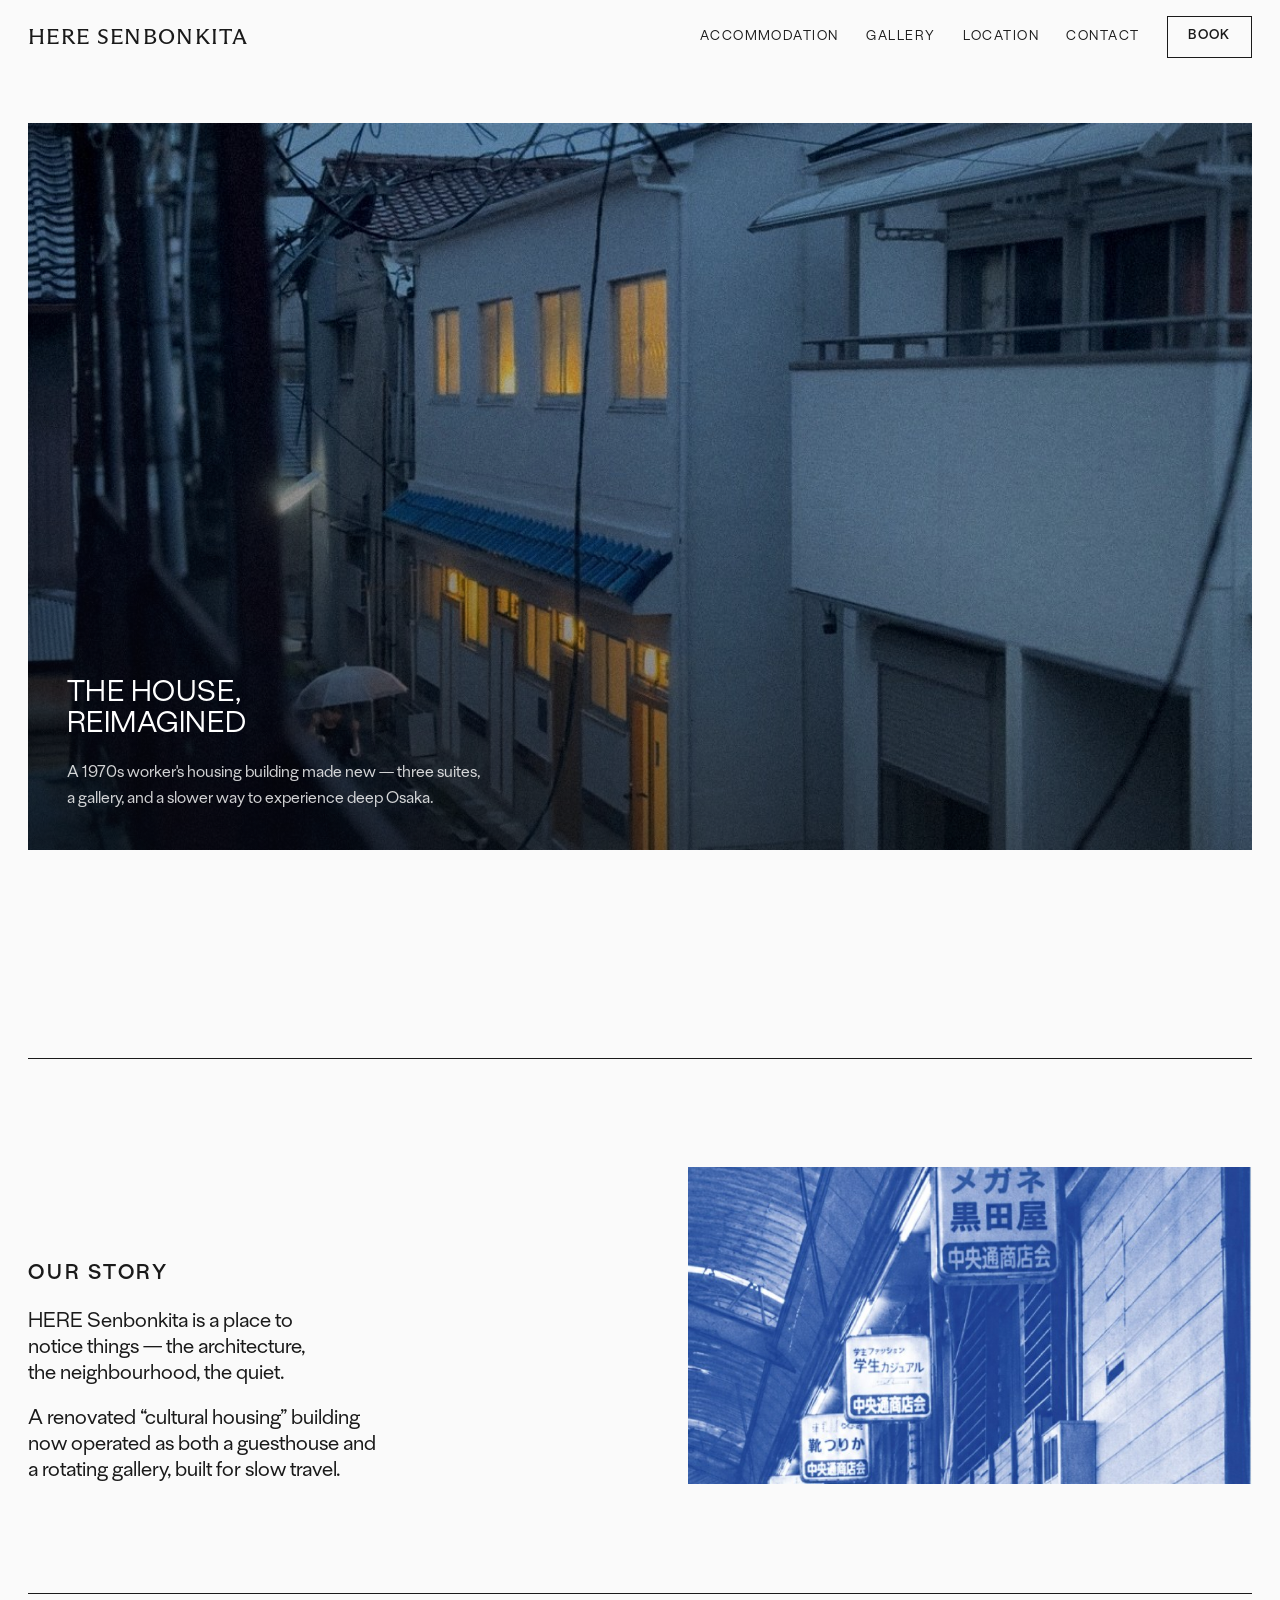
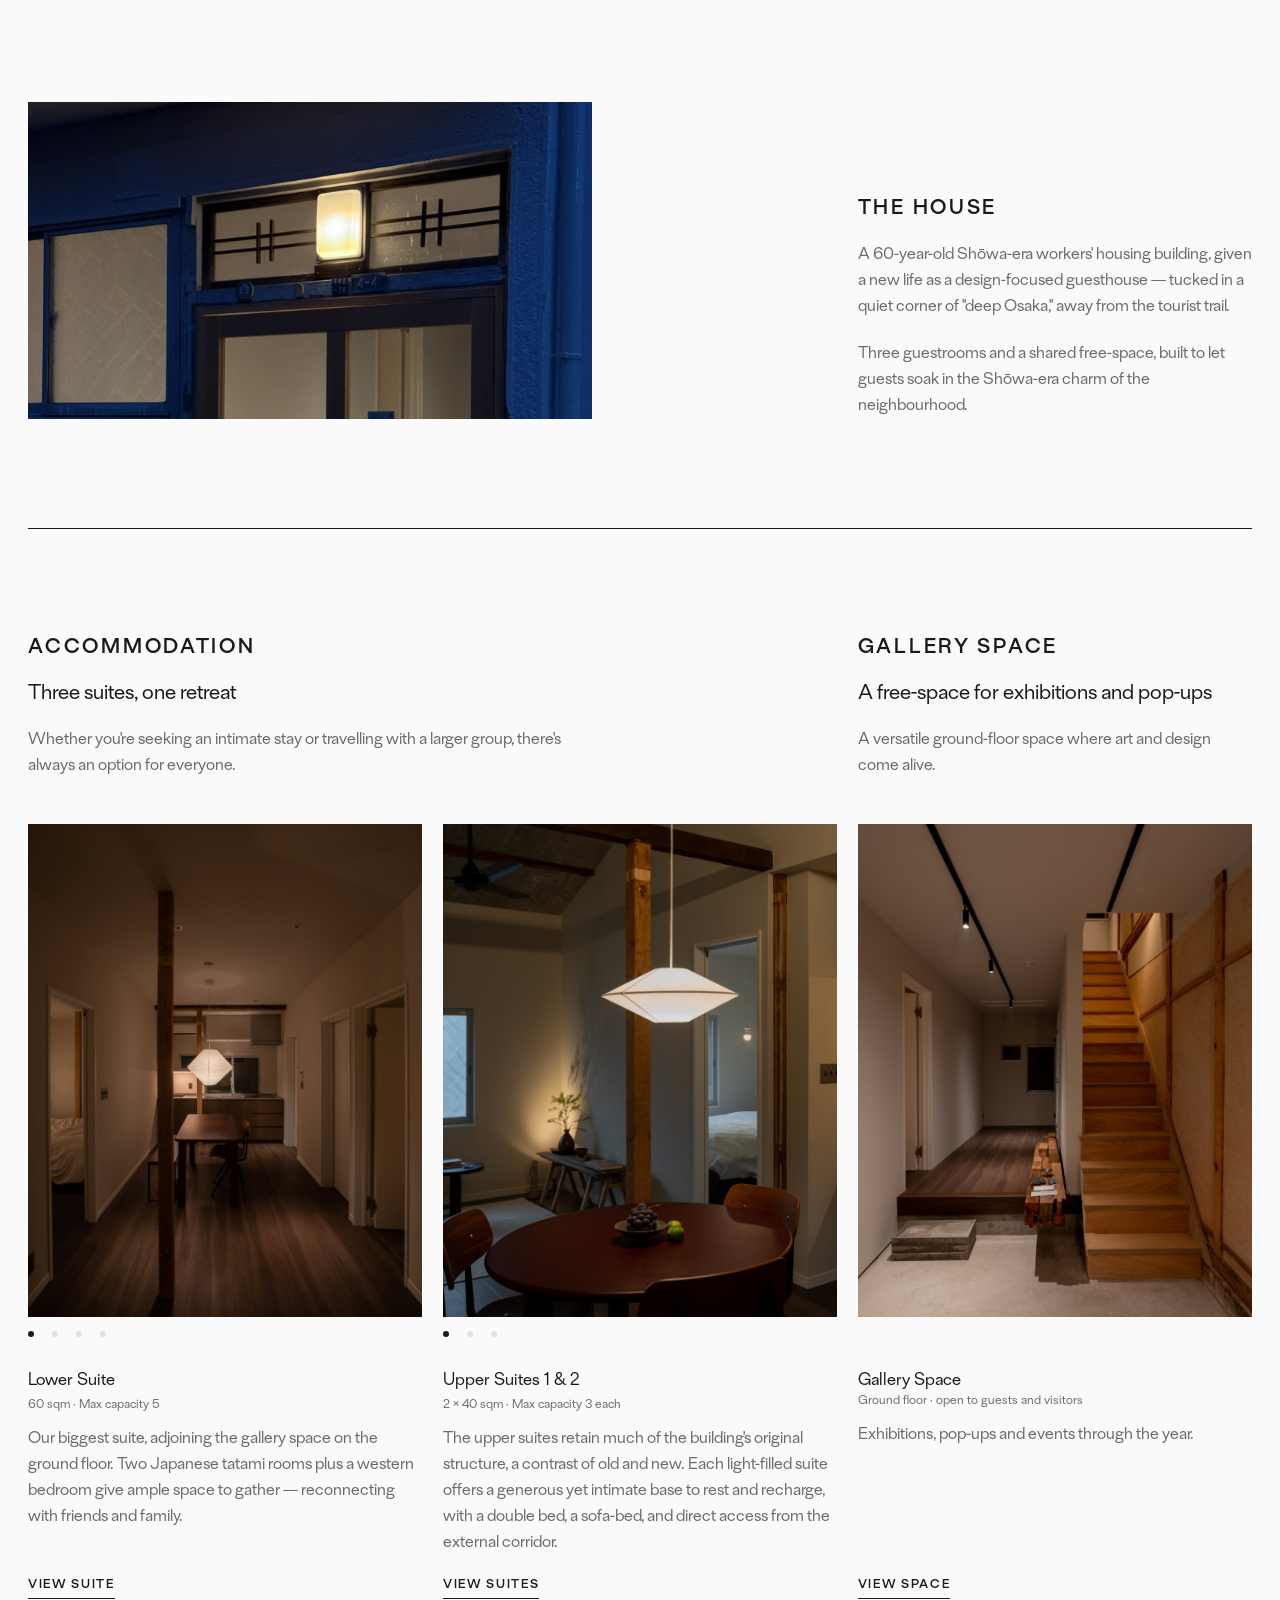
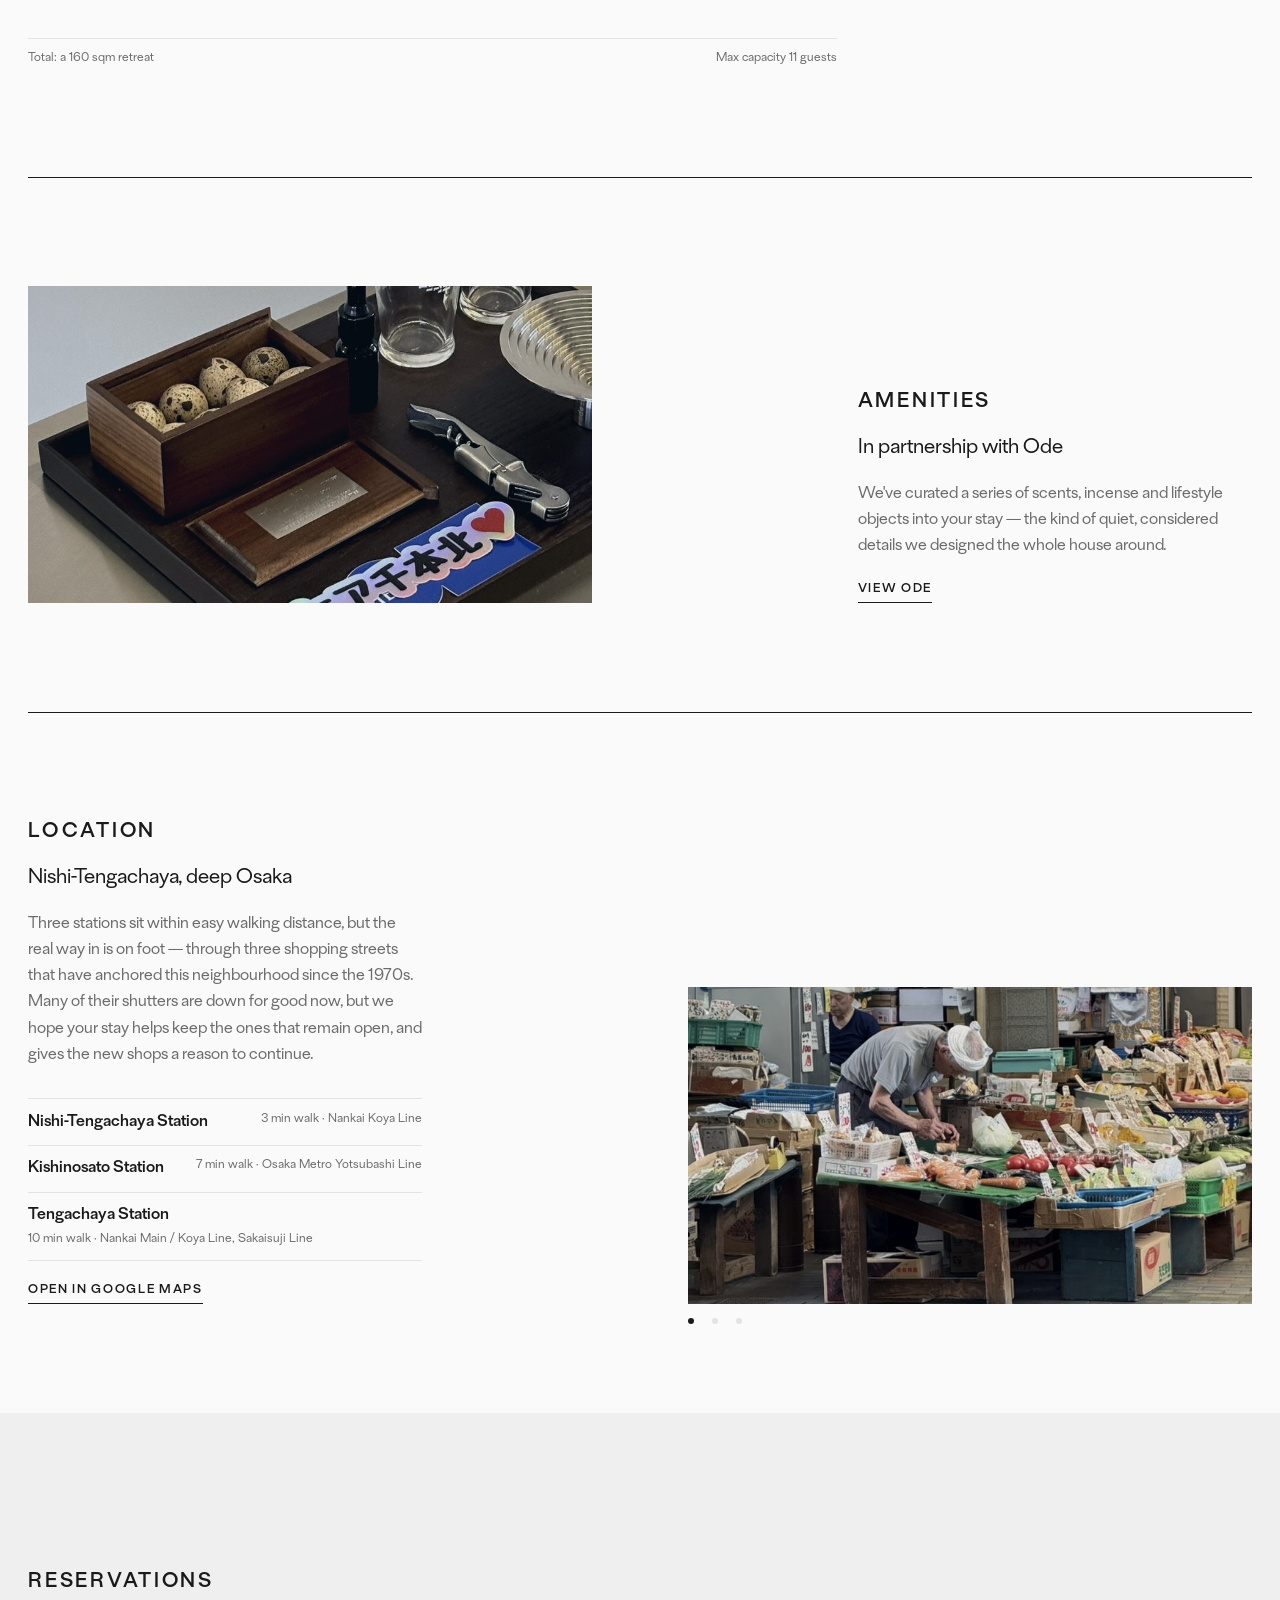
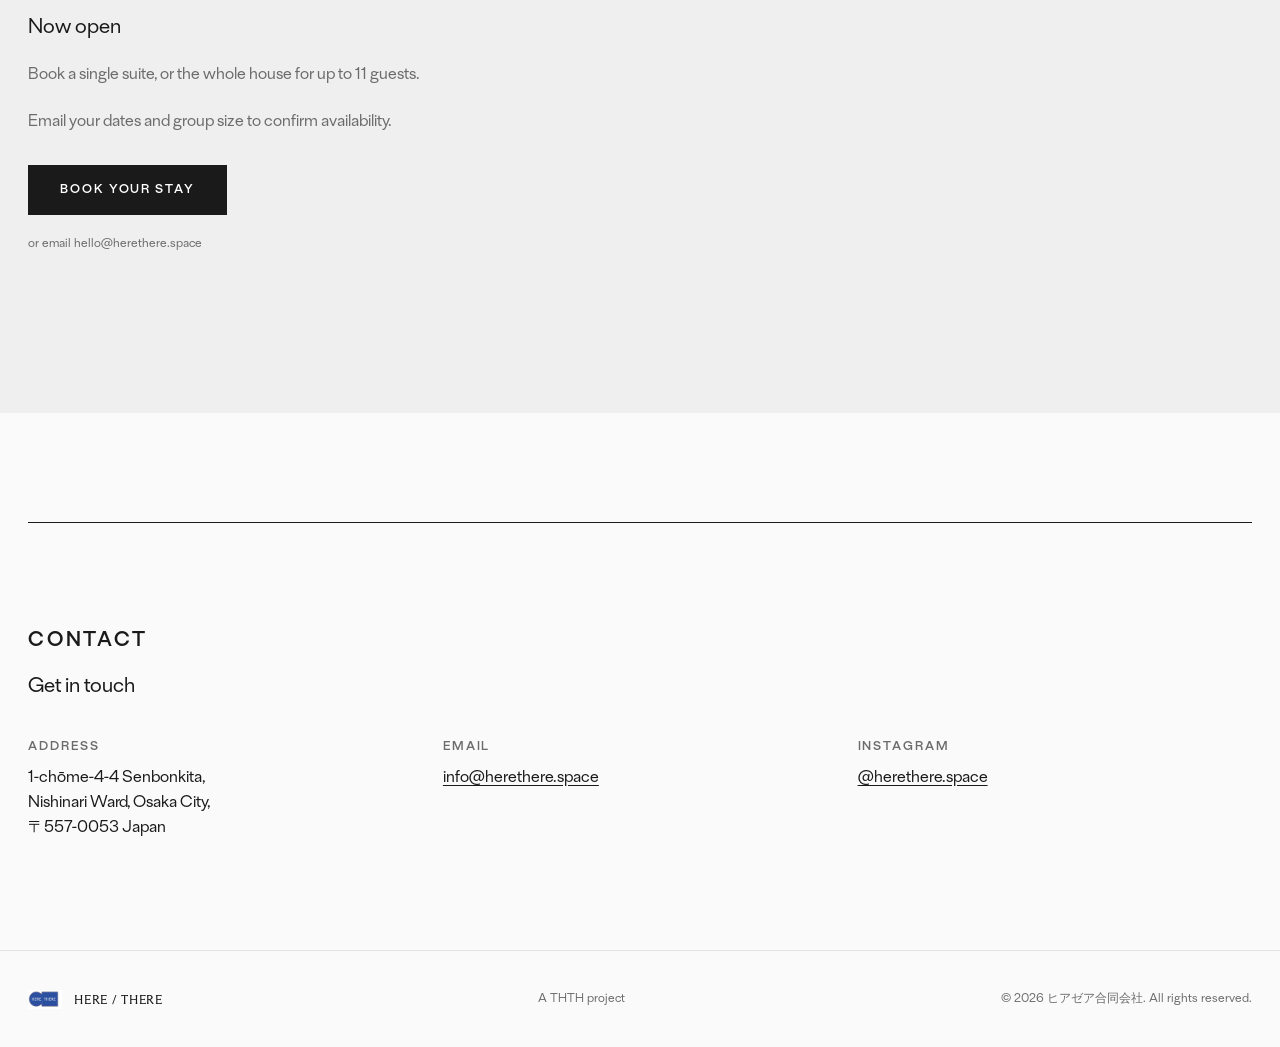
<file: index.html>
<!DOCTYPE html>
<html lang="en">
<head>
<meta charset="UTF-8">
<meta name="viewport" content="width=device-width, initial-scale=1, viewport-fit=cover">
<title>HERE Senbonkita</title>
<meta name="description" content="HERE Senbonkita — a 1970s workers' housing building in Nishi-Tengachaya, deep Osaka, made new: three suites and a gallery. Now open.">
<!--
  VERSION 3, CINEMA: the chosen direction (one large darkened photo, words overlaid). Earlier covers D and 2A are frozen in /archive.
  Direction: luxury-hotel restraint (ref. toune-kyoto.jp), round-13 typography and hero text,
  one page per suite (ref. C&C Okayama), neighbourhood index with map pins.
  Fonts: Tenet + ABC Arizona Flare are Jie's licensed files in /fonts. Murecho (Japanese) from Google Fonts.
  [BOOKING] Book links go to hello@herethere.space — swap for the booking-engine URL when live.
-->
<link rel="preconnect" href="https://fonts.googleapis.com">
<link rel="preconnect" href="https://fonts.gstatic.com" crossorigin>
<link rel="stylesheet" href="https://fonts.googleapis.com/css2?family=Murecho:wght@400;500&display=swap">
<link rel="stylesheet" href="styles.css">
</head>
<body>

<header class="top" id="top">
  <div class="top-in">
    <a class="logotype" href="#hero">HERE Senbonkita</a>
    <ul class="nav">
      <li><a href="#stay">Accommodation</a></li>
      <li><a href="#gallery">Gallery</a></li>
      <li><a href="#area">Location</a></li>
      <li><a href="#contact">Contact</a></li>
      <li class="keep"><a class="btn" href="#book">Book</a></li>
    </ul>
  </div>
</header>

<main>

<section class="hero cinema" id="hero">
  <figure class="cine">
    <picture><source media="(max-width:820px)" srcset="images/cover-lane-dusk-m.jpg"><img src="images/cover-lane-dusk.jpg" alt="HERE Senbonkita at dusk, its windows lit under the blue tiled awning, seen from across a narrow lane in the rain"></picture>
    <div class="cine-cap">
      <h1>The house,<br>reimagined</h1>
      <p class="tag">A 1970s worker's housing building made new — three suites, a gallery, and a slower way to experience deep Osaka.</p>
    </div>
    <div class="cine-fade" aria-hidden="true"></div>
  </figure>
</section>

<section class="sec ruled statement" id="story">
  <!-- Split: text left (4 cols) / wide photo right (16:9). -->
  <div class="g">
    <div class="sp-txt-l stack-v">
      <span class="label sh">Our story</span>
      <h2 class="h2">HERE Senbonkita is a place to notice things — the architecture, the neighbourhood, the quiet.<span class="para">A renovated “cultural housing” building now operated as both a guesthouse and a rotating gallery, built for slow travel.</span></h2>
    </div>
    <figure class="sp-img-r"><img class="wide-img" src="images/wide-story-arcade-blue.jpg" alt="Shop signs stepping down the arcade roof of a shōtengai in Nishinari"></figure>
  </div>
</section>

<section class="sec ruled house" id="house">
  <!-- Split: wide photo left (7 cols, 16:9) / text right (4 cols). -->
  <div class="g">
    <figure class="sp-img-l"><img class="wide-img" src="images/wide-house-transom.jpg" alt="The entrance at dusk: the original transom and its lamp lit above a new timber door frame"></figure>
    <div class="sp-txt-r stack-v">
      <span class="label sh">The House</span>
      <p class="lead">A 60-year-old Shōwa-era workers' housing building, given a new life as a design-focused guesthouse — tucked in a quiet corner of "deep Osaka," away from the tourist trail.</p>
      <p class="lead">Three guestrooms and a shared free-space, built to let guests soak in the Shōwa-era charm of the neighbourhood.</p>
    </div>
  </div>
</section>

<section class="sec ruled" id="stay">
  <!-- Trio: Lower Suite | Upper Suites | Gallery Space, 4 columns each, guide to guide. Suite photos: click / tap for the next. -->
  <div class="g ag">
    <div class="m-ab r1 stack-v">
      <span class="label sh">Accommodation</span>
      <h2 class="h2">Three suites, one retreat</h2>
      <p class="lead">Whether you're seeking an intimate stay or travelling with a larger group, there's always an option for everyone.</p>
    </div>
    <div class="m-c r1 stack-v" id="gallery">
      <a class="label sh quiet" href="suites/gallery-space.html">Gallery Space</a>
      <h2 class="h2">A free-space for exhibitions and pop-ups</h2>
      <p class="lead">A versatile ground-floor space where art and design come alive.</p>
    </div>

    <div class="room m-a r2">
      <div class="stack" role="region" aria-roledescription="carousel" aria-label="Photographs of the Lower Suite" tabindex="0">
        <figure class="print"><img src="images/lower-0-living.jpg" alt="Lower Suite: the living space, a paper lantern over the dining table, the kitchen beyond and the bedroom to the left"></figure>
        <figure class="print"><img src="images/lower-1-corridor.jpg" alt="Lower Suite: a corridor washed with warm light from a recessed ceiling slot"></figure>
        <figure class="print"><img src="images/lower-2-bedroom.jpg" alt="Lower Suite: the bedroom through the doorway, a round wall light above the bed"></figure>
        <figure class="print"><img src="images/lower-3-tatami.jpg" alt="Lower Suite: the tatami room, a single pendant and a stoneware jar"></figure>
      </div>
      <a href="suites/lower-suite.html">
        <h3 class="h3">Lower Suite</h3>
        <span class="meta small">60 sqm · Max capacity 5</span>
        <p class="lead">Our biggest suite, adjoining the gallery space on the ground floor. Two Japanese tatami rooms plus a western bedroom give ample space to gather — reconnecting with friends and family.</p>
        <span class="more">View suite</span>
      </a>
    </div>
    <div class="room m-b r2">
      <div class="stack" role="region" aria-roledescription="carousel" aria-label="Photographs of the Upper Suites" tabindex="0">
        <figure class="print"><img src="images/upper-1-living.jpg" alt="Upper Suite: a paper pendant over the round dining table, fruit on the table and the bedroom beyond"></figure>
        <figure class="print"><img src="images/upper-2-corridor.jpg" alt="Upper Suite: the corridor, timber doors and a stone floor under the original beams"></figure>
        <figure class="print"><img src="images/upper-3-pendant.jpg" alt="Upper Suite: a paper pendant lit over the dining table at dusk"></figure>
      </div>
      <a href="suites/upper-suites.html">
        <h3 class="h3">Upper Suites 1 &amp; 2</h3>
        <span class="meta small">2 × 40 sqm · Max capacity 3 each</span>
        <p class="lead">The upper suites retain much of the building's original structure, a contrast of old and new. Each light-filled suite offers a generous yet intimate base to rest and recharge, with a double bed, a sofa-bed, and direct access from the external corridor.</p>
        <span class="more">View suites</span>
      </a>
    </div>
    <div class="gal-photo m-c r2">
      <a href="suites/gallery-space.html" class="ph-link"><figure><img src="images/gallery-space.jpg" alt="The ground-floor gallery space: concrete floor, track lighting, a raised timber floor and the original stair"></figure></a>
      <div class="dots" aria-hidden="true"></div>
      <div class="card-txt">
        <h3 class="h3"><a class="quiet" href="suites/gallery-space.html">Gallery Space</a></h3>
        <span class="meta small">Ground floor · open to guests and visitors</span>
        <p class="lead">Exhibitions, pop-ups and events through the year.</p>
        <a class="more" href="suites/gallery-space.html">View space</a>
      </div>
    </div>

    <div class="total small m-ab"><span>Total: a 160 sqm retreat</span><span>Max capacity 11 guests</span></div>
  </div>
</section>

<section class="sec ruled" id="amenities">
  <!-- Split: wide photo left (7 cols, 16:9) / text right (4 cols). -->
  <div class="g">
    <figure class="sp-img-l"><img class="wide-img" src="images/wide-amenity-tray.jpg" alt="The welcome tray on the kitchen counter: Ode's speckled eggs in a walnut box, Kirin glasses, a steel diffuser and a HERE Senbonkita sticker"></figure>
    <div class="sp-txt-r stack-v">
      <span class="label sh">Amenities</span>
      <h2 class="h2">In partnership with Ode</h2>
      <p class="lead">We've curated a series of scents, incense and lifestyle objects into your stay — the kind of quiet, considered details we designed the whole house around.</p>
      <a class="more" href="https://www.instagram.com/world.of.ode/" target="_blank" rel="noopener">View Ode</a>
    </div>
  </div>
</section>

<!-- SHOP — temporarily hidden. To restore, remove this comment wrapper and add "Shop" back to the menu.
<section class="sec" id="shop">
  <div class="g">
    <span class="label c-lab">Online Shop</span>
    <div class="c-main stack-v">
      <h2 class="h2">From the house</h2>
      <p class="lead">[One line on what the shop sells — e.g. the objects, scents and prints you'll find in the suites.]</p>
    </div>
    <div class="c-wide">
      <!— PLACEHOLDER products — one <a class="product"> per item; link each to its shop page —>
      <div class="products trio">
        <a class="product" href="#shop"><div class="ph">[product photo]</div><h3 class="h3">[Product name]</h3><span class="small">[¥ price]</span></a>
        <a class="product" href="#shop"><div class="ph">[product photo]</div><h3 class="h3">[Product name]</h3><span class="small">[¥ price]</span></a>
        <a class="product" href="#shop"><div class="ph">[product photo]</div><h3 class="h3">[Product name]</h3><span class="small">[¥ price]</span></a>
      </div>
      <!— [SHOP] replace href with the online shop URL —>
      <a class="btn btn-ink" style="margin-top:var(—s3)" href="#shop">Visit the shop</a>
    </div>
  </div>
</section>
-->

<section class="sec ruled" id="area">
  <!-- Split: text left (4 cols) / wide photo right (7 cols, 16:9). -->
  <div class="g">
    <div class="sp-txt-l stack-v">
      <span class="label sh">Location</span>
      <h2 class="h2">Nishi-Tengachaya, deep Osaka</h2>
      <p class="lead">Three stations sit within easy walking distance, but the real way in is on foot — through three shopping streets that have anchored this neighbourhood since the 1970s. Many of their shutters are down for good now, but we hope your stay helps keep the ones that remain open, and gives the new shops a reason to continue.</p>
      <ul class="stations">
        <li><b>Nishi-Tengachaya Station</b> <span>3 min walk · Nankai Koya Line</span></li>
        <li><b>Kishinosato Station</b> <span>7 min walk · Osaka Metro Yotsubashi Line</span></li>
        <li><b>Tengachaya Station</b> <span>10 min walk · Nankai Main / Koya Line, Sakaisuji Line</span></li>
      </ul>
      <a class="more" href="https://www.google.com/maps/search/?api=1&amp;query=HERE+Senbonkita+1-chome-4-4+Senbonkita+Nishinari+Ward+Osaka+557-0031+Japan" target="_blank" rel="noopener">Open in Google Maps</a>
    </div>
    <!-- Neighbourhood photos: click / tap for the next. -->
    <div class="room sp-img-r">
      <div class="stack wide" role="region" aria-roledescription="carousel" aria-label="Photographs of the neighbourhood" tabindex="0">
        <figure class="print"><img src="images/wide-loc-greengrocer.jpg" alt="A greengrocer laying out vegetables under a shōtengai awning"></figure>
        <figure class="print"><img src="images/wide-loc-arcade.jpg" alt="A quiet covered shopping street with bicycles parked along the shutters"></figure>
        <figure class="print"><img src="images/wide-loc-corner.jpg" alt="A street corner at dusk: a croquette shop, a red post box and people on bicycles"></figure>
      </div>
    </div>
  </div>
</section>

<section class="book" id="book">
  <div class="g">
    <div class="c-main stack-v">
      <span class="label sh">Reservations</span>
      <h2 class="h2">Now open</h2>
      <p class="lead">Book a single suite, or the whole house for up to 11 guests.</p>
      <p class="lead">Email your dates and group size to confirm availability.</p>
      <!-- [BOOKING] replace href with the booking-engine URL when live -->
      <a class="btn btn-ink" href="mailto:hello@herethere.space?subject=HERE%20Senbonkita%20%E2%80%94%20Booking%20enquiry">Book your stay</a>
      <span class="small">or email <span class="addr">hello@herethere.space</span></span>
    </div>
  </div>
</section>

<section class="sec ruled" id="contact">
  <div class="g">
    <div class="c-wide stack-v">
      <span class="label sh">Contact</span>
      <h2 class="h2">Get in touch</h2>
    </div>
    <dl class="contact trio c-wide">
      <div><dt class="label">Address</dt><dd><a class="quiet" href="https://www.google.com/maps/search/?api=1&amp;query=HERE+Senbonkita+1-chome-4-4+Senbonkita+Nishinari+Ward+Osaka+557-0031+Japan" target="_blank" rel="noopener">1-chōme-4-4 Senbonkita,<br>Nishinari Ward, Osaka City,<br>〒557-0053 Japan</a></dd></div>
      <div><dt class="label">Email</dt><dd><a class="addr" href="mailto:info@herethere.space">info@herethere.space</a></dd></div>
      <div><dt class="label">Instagram</dt><dd><a href="https://instagram.com/herethere.space" target="_blank" rel="noopener">@herethere.space</a></dd></div>
    </dl>
  </div>
</section>

</main>

<footer class="foot">
  <div class="m"><img src="images/roundel.png" alt=""><span>HERE / THERE</span></div>
  <span>A <a href="https://thth.sg" target="_blank" rel="noopener">THTH</a> project</span>
  <span>© 2026 ヒアゼア合同会社. All rights reserved.</span>
</footer>

<script>
(function(){
  // Cover fills the first screen below the header.
  var hd = document.getElementById('top');
  function hh(){ document.documentElement.style.setProperty('--head-h', hd.offsetHeight + 'px'); }
  window.addEventListener('resize', hh); hh();

  // Cover fades to black as it scrolls up and out of view.
  var cine = document.querySelector('.cine');
  if (cine) {
    var ticking = false;
    function fade(){
      ticking = false;
      var r = cine.getBoundingClientRect(), head = hd.offsetHeight;
      var p = Math.min(1, Math.max(0, (head - r.top) / (r.height * 0.85)));
      cine.style.setProperty('--fade', (p * p * (3 - 2 * p)).toFixed(3));
    }
    window.addEventListener('scroll', function(){ if (!ticking) { ticking = true; requestAnimationFrame(fade); } }, {passive:true});
    window.addEventListener('resize', fade); fade();
  }

  // Section fade-in: sections still below the fold fade up as they arrive.
  if ('IntersectionObserver' in window && !(window.matchMedia && window.matchMedia('(prefers-reduced-motion: reduce)').matches)) {
    var secs = Array.prototype.slice.call(document.querySelectorAll('main > section:not(.hero)'));
    var io = new IntersectionObserver(function(entries){
      entries.forEach(function(e){ if (e.isIntersecting) { e.target.classList.add('in'); io.unobserve(e.target); } });
    }, {rootMargin:'0px 0px -12% 0px', threshold:0.08});
    // Only animate in a normal-sized window; embedded previews or very tall frames show everything at once.
    if (window.innerHeight > 300 && window.innerHeight < 2400) {
      secs.forEach(function(s){
        if (s.getBoundingClientRect().top > window.innerHeight) { s.classList.add('reveal'); io.observe(s); }
      });
      // Safety net: if a section was never seen as it scrolled past (or the observer never fires), show it anyway.
      function sweep(){ secs.forEach(function(s){ if (s.getBoundingClientRect().top < window.innerHeight) s.classList.add('in'); }); }
      window.addEventListener('scroll', sweep, {passive:true});
      setTimeout(function(){ secs.forEach(function(s){ s.classList.add('in'); }); }, 4000);
    }
  }

  // Photo carousels: one photo at a time; click / tap the photo (or arrow keys) for the next.
  // Suite carousels also get small dots so visitors know there is more than one photo.
  Array.prototype.forEach.call(document.querySelectorAll('.stack'), function(stack){
    var prints = Array.prototype.slice.call(stack.querySelectorAll('.print'));
    var cur = 0, dots = [];
    if (prints.length > 1 && stack.closest('.room')) {
      var row = document.createElement('div'); row.className = 'dots';
      prints.forEach(function(_, i){
        var d = document.createElement('button'); d.type = 'button'; d.className = 'dot';
        d.setAttribute('aria-label', 'Photo ' + (i + 1) + ' of ' + prints.length);
        d.addEventListener('click', function(){ cur = i; show(); });
        row.appendChild(d); dots.push(d);
      });
      stack.insertAdjacentElement('afterend', row);
    }
    function show(){
      prints.forEach(function(p, i){ p.setAttribute('aria-hidden', i === cur ? 'false' : 'true'); });
      dots.forEach(function(d, i){ d.setAttribute('aria-current', i === cur ? 'true' : 'false'); });
    }
    function step(n){ cur = (cur + n + prints.length) % prints.length; show(); }
    stack.addEventListener('click', function(){ step(1); });
    stack.addEventListener('keydown', function(e){
      if (e.key === 'ArrowRight' || e.key === 'Enter' || e.key === ' ') { e.preventDefault(); step(1); }
      if (e.key === 'ArrowLeft') { e.preventDefault(); step(-1); }
    });
    show();
  });

})();
</script>
</body>
</html>
</file>
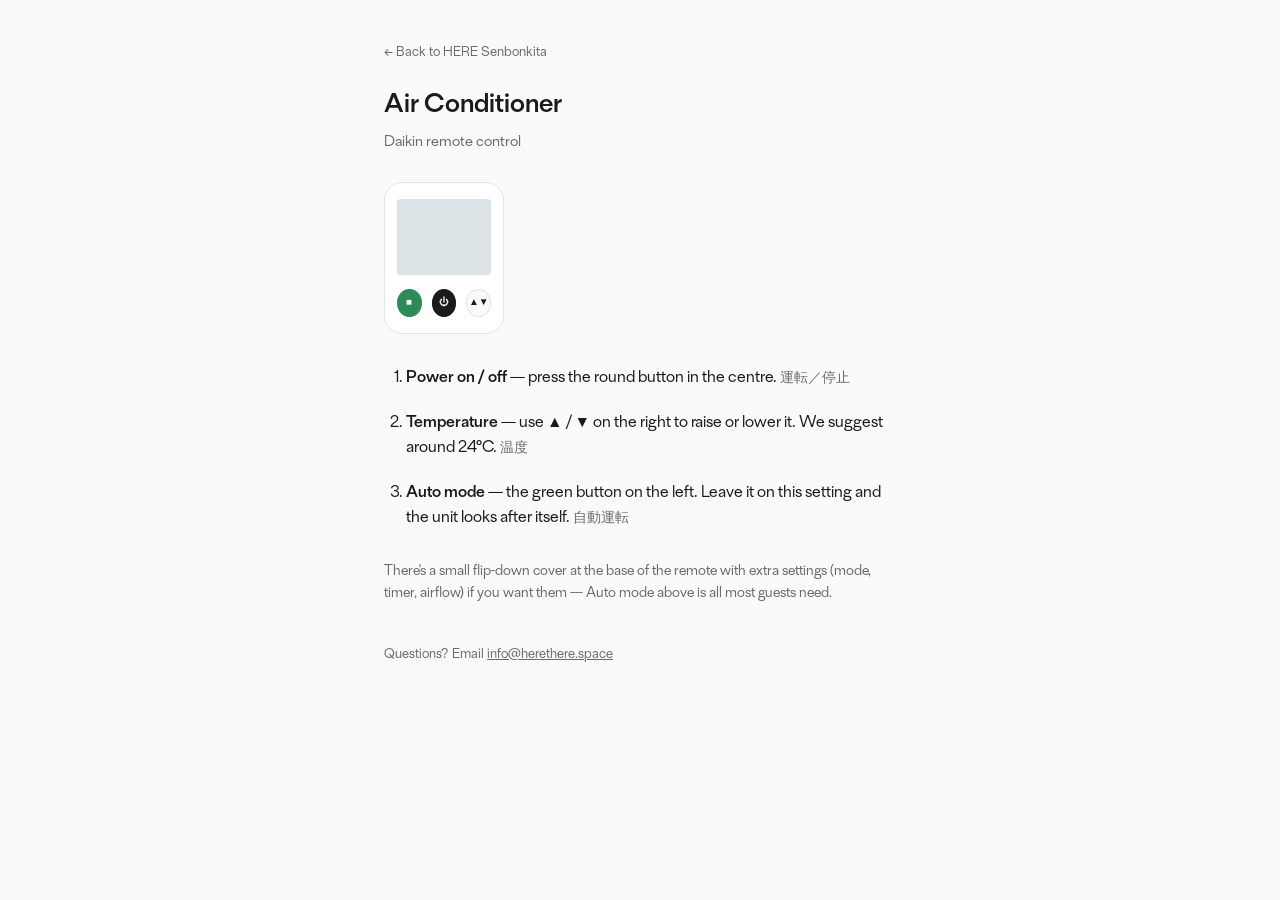
<file: instructions/AC/index.html>
<!DOCTYPE html>
<html lang="en">
<head>
<meta charset="UTF-8">
<meta name="viewport" content="width=device-width, initial-scale=1, viewport-fit=cover">
<title>Air Conditioner Guide — HERE Senbonkita</title>
<meta name="description" content="How to use the Daikin air conditioner remote control at HERE Senbonkita.">
<!--
  Guest-facing instruction page for the Daikin ceiling-cassette AC unit
  (model S40ZGV) and its wireless remote (model ARC476A56). Simplified
  per Jie's request — plain text, no diagram.
-->
<style>
  @font-face{
    font-family:'Tenet';
    src:url('../../fonts/Tenet-Regular.woff2') format('woff2'),
        url('../../fonts/Tenet-Regular.otf') format('opentype');
    font-weight:400; font-style:normal; font-display:swap;
  }
  @font-face{
    font-family:'Tenet';
    src:url('../../fonts/Tenet-Medium.woff2') format('woff2'),
        url('../../fonts/Tenet-Medium.otf') format('opentype');
    font-weight:500; font-style:normal; font-display:swap;
  }
  :root{
    --ink:#1A1A1A; --ink-soft:#6B6B6B; --line:#E3E3E3; --paper:#FAFAFA;
    color-scheme: light;
  }
  *{box-sizing:border-box;}
  body{
    margin:0; background:var(--paper); color:var(--ink);
    font-family:'Tenet', -apple-system, BlinkMacSystemFont, 'Segoe UI', sans-serif;
    line-height:1.6;
  }
  .wrap{max-width:560px; margin:0 auto; padding:40px 24px 60px;}
  a{color:inherit;}
  .back{font-size:.8rem; color:var(--ink-soft); text-decoration:none;}
  h1{font-size:1.6rem; font-weight:500; margin:20px 0 4px;}
  .sub{color:var(--ink-soft); font-size:.9rem; margin:0 0 28px;}
  ol{padding-left:22px; margin:0;}
  li{margin-bottom:20px; font-size:.98rem;}
  li b{font-weight:500;}
  li .jp{color:var(--ink-soft); font-size:.85rem;}
  .note{margin-top:30px; font-size:.85rem; color:var(--ink-soft);}
  footer{margin-top:40px; font-size:.8rem; color:var(--ink-soft);}
  footer a{text-decoration:underline;}

  .remote{
    width:120px; margin:24px 0 32px; background:#fff; border:1px solid var(--line);
    border-radius:18px; padding:16px 12px;
  }
  .remote-screen{background:#DCE3E6; border-radius:4px; height:76px; margin-bottom:14px;}
  .remote-row{display:flex; justify-content:center; gap:10px;}
  .remote-btn{
    width:28px; height:28px; border-radius:50%; background:var(--paper);
    border:1px solid var(--line); font-size:.62rem; display:flex;
    align-items:center; justify-content:center;
  }
  .remote-btn.power{background:var(--ink); color:#fff; border-color:var(--ink);}
  .remote-btn.green{background:#2E8B57; color:#fff; border-color:#2E8B57;}
</style>
</head>
<body>
<div class="wrap">
  <a href="/#contact" class="back">← Back to HERE Senbonkita</a>
  <h1>Air Conditioner</h1>
  <p class="sub">Daikin remote control</p>

  <div class="remote">
    <div class="remote-screen"></div>
    <div class="remote-row">
      <div class="remote-btn green">■</div>
      <div class="remote-btn power">⏻</div>
      <div class="remote-btn">▲▼</div>
    </div>
  </div>

  <ol>
    <li><b>Power on / off</b> — press the round button in the centre. <span class="jp">運転／停止</span></li>
    <li><b>Temperature</b> — use ▲ / ▼ on the right to raise or lower it. We suggest around 24°C. <span class="jp">温度</span></li>
    <li><b>Auto mode</b> — the green button on the left. Leave it on this setting and the unit looks after itself. <span class="jp">自動運転</span></li>
  </ol>

  <p class="note">There's a small flip-down cover at the base of the remote with extra settings (mode, timer, airflow) if you want them — Auto mode above is all most guests need.</p>

  <footer>
    Questions? Email <a href="mailto:info@herethere.space">info@herethere.space</a>
  </footer>
</div>
</body>
</html>
</file>
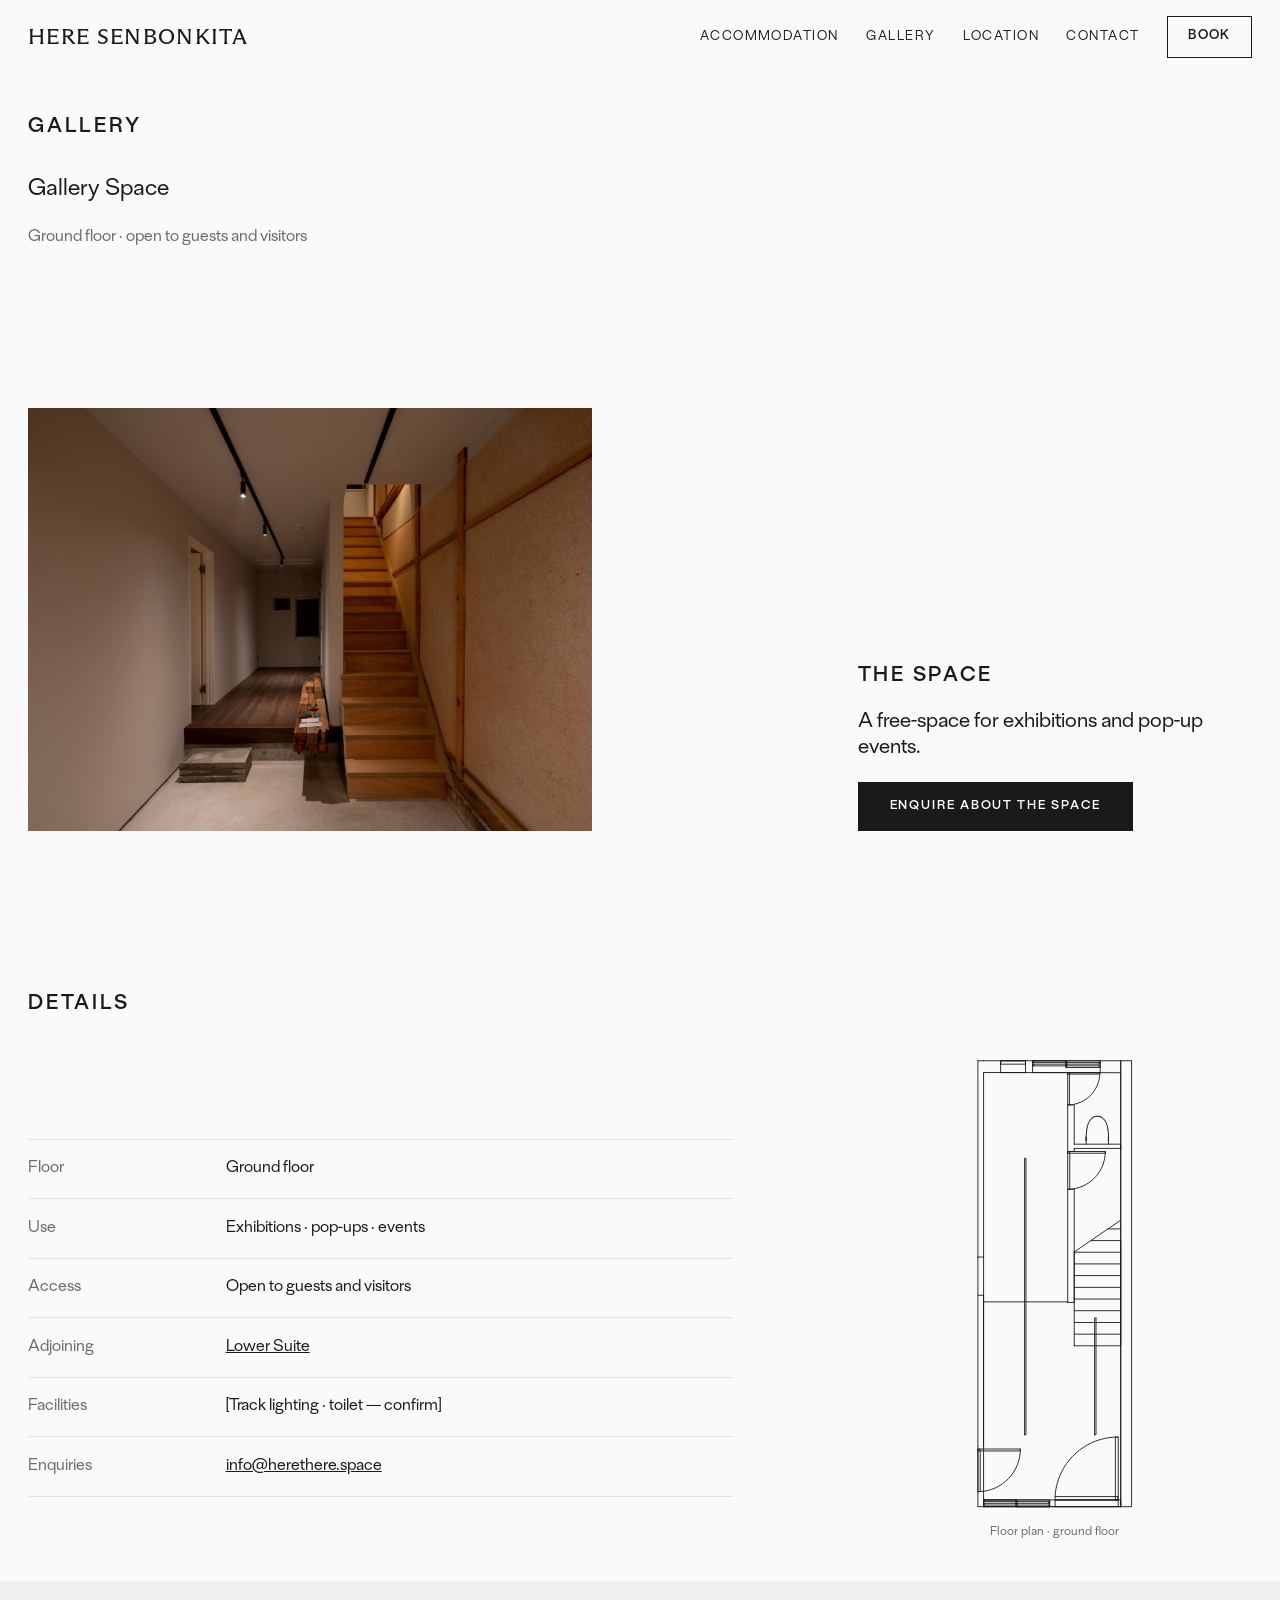
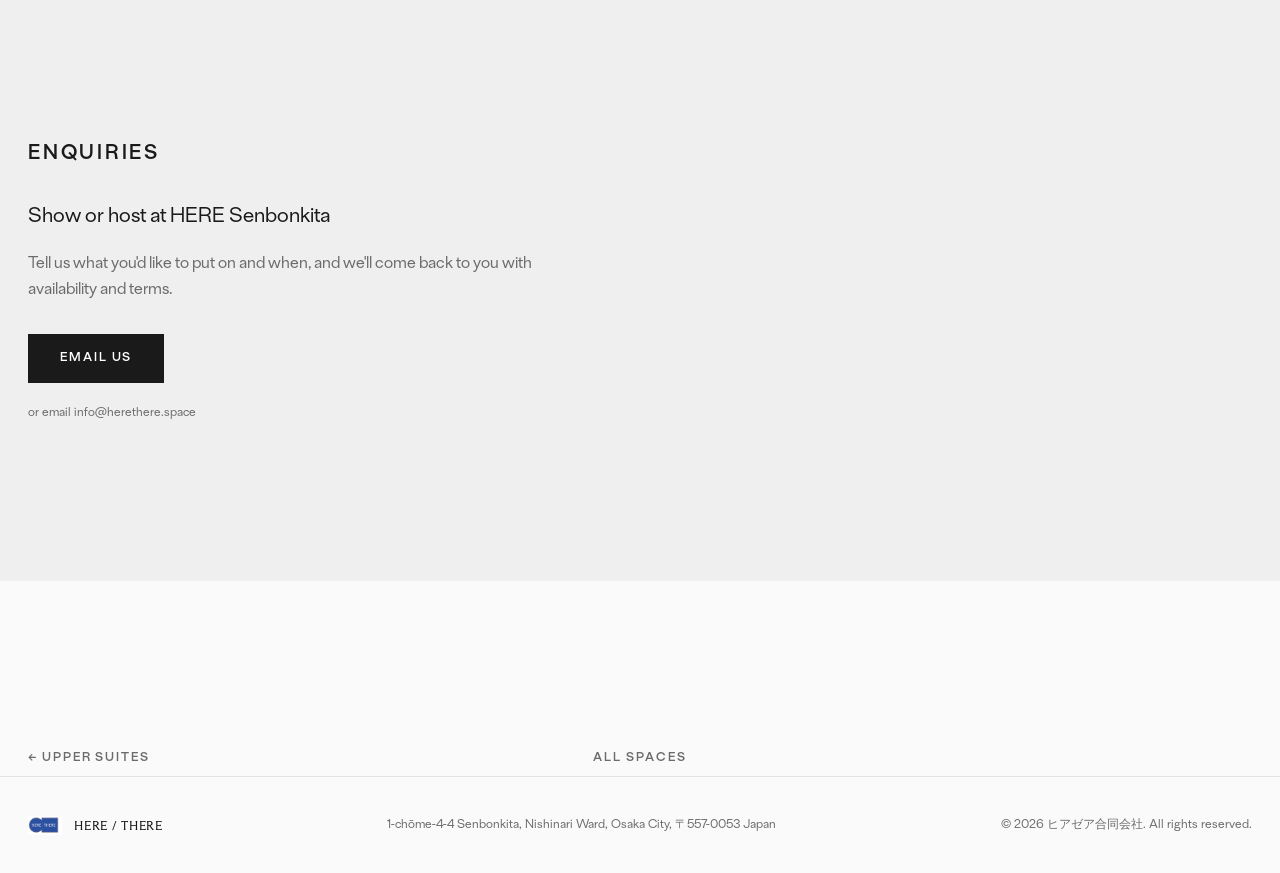
<file: suites/gallery-space.html>
<!DOCTYPE html>
<html lang="en">
<head>
<meta charset="UTF-8">
<meta name="viewport" content="width=device-width, initial-scale=1, viewport-fit=cover">
<title>Gallery Space — HERE Senbonkita</title>
<meta name="description" content="The Gallery Space at HERE Senbonkita: a ground-floor free-space for exhibitions, pop-ups and events in Nishi-Tengachaya, Osaka.">
<link rel="preconnect" href="https://fonts.googleapis.com">
<link rel="preconnect" href="https://fonts.gstatic.com" crossorigin>
<link rel="stylesheet" href="https://fonts.googleapis.com/css2?family=Murecho:wght@400;500&display=swap">
<link rel="stylesheet" href="../styles.css">
</head>
<body>

<header class="top">
  <div class="top-in">
    <a class="logotype" href="../index.html">HERE Senbonkita</a>
    <ul class="nav">
      <li><a href="../index.html#stay">Accommodation</a></li>
      <li class="keep"><a href="../index.html#gallery">Gallery</a></li>
      <li><a href="../index.html#area">Location</a></li>
      <li><a href="../index.html#contact">Contact</a></li>
      <li class="keep"><a class="btn" href="../index.html#book">Book</a></li>
    </ul>
  </div>
</header>

<main>
<section class="s-top">
  <div class="g">
    <a class="label c-lab quiet" href="../index.html#gallery">Gallery</a>
    <div class="c-main stack-v">
      <h1>Gallery Space</h1>
      <p class="lead">Ground floor · open to guests and visitors</p>
    </div>
  </div>
</section>

<!-- Photo (left) and the space in words (right). -->
<section class="sec">
  <div class="g">
    <figure class="sp-img-l"><img class="wide-img tall" src="../images/gallery-space-wide.jpg" alt="The ground-floor gallery space: concrete floor, track lighting, a raised timber floor and the original stair"></figure>
    <div class="sp-txt-r stack-v">
      <span class="label sh">The space</span>
      <p class="h2" style="line-height:1.3">A free-space for exhibitions and pop-up events.</p>
      <a class="btn btn-ink" href="mailto:info@herethere.space?subject=Gallery%20Space%20enquiry">Enquire about the space</a>
    </div>
  </div>
</section>

<section class="sec">
  <div class="g">
    <span class="label c-lab">Details</span>
    <!-- Spec table (left) + floor plan (right), after K5. Plan: images/plan-gallery.svg, vector, transparent, strokes in currentColor. -->
    <dl class="spec">
      <dt>Floor</dt><dd>Ground floor</dd>
      <dt>Use</dt><dd>Exhibitions · pop-ups · events</dd>
      <dt>Access</dt><dd>Open to guests and visitors</dd>
      <dt>Adjoining</dt><dd><a href="lower-suite.html">Lower Suite</a></dd>
      <!-- [CONFIRM] facilities, size and hire terms -->
      <dt>Facilities</dt><dd>[Track lighting · toilet — confirm]</dd>
      <dt>Enquiries</dt><dd><a class="addr" href="mailto:info@herethere.space?subject=Gallery%20Space%20enquiry">info@herethere.space</a></dd>
    </dl>
    <figure class="plan-fig">
      <div class="plan-svg plan-gallery"><svg xmlns="http://www.w3.org/2000/svg" viewBox="288.0 77.0 143.0 397.0" role="img" aria-label="Floor plan, Gallery Space">
<g> <path fill="none" d="M 1645.2 543.9 L 1652.9 542.2 " transform="matrix(0.239708, 0, 0, 0.239708, 0.456599, 0)"/> <path fill="none" d="M 1612.4 615.9 L 1612.4 620.2 " transform="matrix(0.239708, 0, 0, 0.239708, 0.456599, 0)"/> <path fill="none" d="M 1612.4 629.6 L 1612.4 621.1 " transform="matrix(0.239708, 0, 0, 0.239708, 0.456599, 0)"/> <path fill="none" d="M 1641 544.8 L 1645.2 543.9 " transform="matrix(0.239708, 0, 0, 0.239708, 0.456599, 0)"/> <path fill="none" d="M 1693 605.3 L 1693 615.9 " transform="matrix(0.239708, 0, 0, 0.239708, 0.456599, 0)"/> <path fill="none" d="M 1614.1 592.5 L 1613.3 605.3 " transform="matrix(0.239708, 0, 0, 0.239708, 0.456599, 0)"/> <path fill="none" d="M 1612.4 621.1 L 1612.4 620.2 " transform="matrix(0.239708, 0, 0, 0.239708, 0.456599, 0)"/> <path fill="none" d="M 1612.4 630.4 L 1612.4 643.7 " transform="matrix(0.239708, 0, 0, 0.239708, 0.456599, 0)"/> <path fill="none" d="M 1612.4 620.2 L 1612.4 621.9 " transform="matrix(0.239708, 0, 0, 0.239708, 0.456599, 0)"/> <path fill="none" d="M 1652.9 542.2 L 1659.7 543.9 " transform="matrix(0.239708, 0, 0, 0.239708, 0.456599, 0)"/> <path fill="none" d="M 1612.4 621.9 L 1612.4 626.2 " transform="matrix(0.239708, 0, 0, 0.239708, 0.456599, 0)"/> <path fill="none" d="M 1672.5 549.9 L 1677.6 555 " transform="matrix(0.239708, 0, 0, 0.239708, 0.456599, 0)"/> <path fill="none" d="M 1664.9 544.8 L 1669.1 547.3 " transform="matrix(0.239708, 0, 0, 0.239708, 0.456599, 0)"/> <path fill="none" d="M 1685.3 568.6 L 1689.6 580.6 " transform="matrix(0.239708, 0, 0, 0.239708, 0.456599, 0)"/> <path fill="none" d="M 1693 630.4 L 1693 627.9 " transform="matrix(0.239708, 0, 0, 0.239708, 0.456599, 0)"/> <path fill="none" d="M 1612.4 626.2 L 1612.4 629.6 " transform="matrix(0.239708, 0, 0, 0.239708, 0.456599, 0)"/> <path fill="none" d="M 1636.7 547.3 L 1641 544.8 " transform="matrix(0.239708, 0, 0, 0.239708, 0.456599, 0)"/> <path fill="none" d="M 1625.2 559.3 L 1620.1 568.6 " transform="matrix(0.239708, 0, 0, 0.239708, 0.456599, 0)"/> <path fill="none" d="M 1693 627.9 L 1693 624.5 " transform="matrix(0.239708, 0, 0, 0.239708, 0.456599, 0)"/> <path fill="none" d="M 1669.1 547.3 L 1672.5 549.9 " transform="matrix(0.239708, 0, 0, 0.239708, 0.456599, 0)"/> <path fill="none" d="M 1620.1 568.6 L 1616.7 580.6 " transform="matrix(0.239708, 0, 0, 0.239708, 0.456599, 0)"/> <path fill="none" d="M 1632.9 549.9 L 1636.7 547.3 " transform="matrix(0.239708, 0, 0, 0.239708, 0.456599, 0)"/> <path fill="none" d="M 1693 621.9 L 1693 626.2 " transform="matrix(0.239708, 0, 0, 0.239708, 0.456599, 0)"/> <path fill="none" d="M 1628.6 555 L 1625.2 559.3 " transform="matrix(0.239708, 0, 0, 0.239708, 0.456599, 0)"/> <path fill="none" d="M 1693 624.5 L 1693 619.3 " transform="matrix(0.239708, 0, 0, 0.239708, 0.456599, 0)"/> <path fill="none" d="M 1660.6 543.9 L 1664.9 544.8 " transform="matrix(0.239708, 0, 0, 0.239708, 0.456599, 0)"/> <path fill="none" d="M 1693 626.2 L 1693 629.6 " transform="matrix(0.239708, 0, 0, 0.239708, 0.456599, 0)"/> <path fill="none" d="M 1689.6 580.6 L 1691.3 592.5 " transform="matrix(0.239708, 0, 0, 0.239708, 0.456599, 0)"/> <path fill="none" d="M 1677.6 555 L 1681 559.3 " transform="matrix(0.239708, 0, 0, 0.239708, 0.456599, 0)"/> <path fill="none" d="M 1693 629.6 L 1693 643.7 " transform="matrix(0.239708, 0, 0, 0.239708, 0.456599, 0)"/> <path fill="none" d="M 1612.4 630.4 L 1612.4 629.6 " transform="matrix(0.239708, 0, 0, 0.239708, 0.456599, 0)"/> <path fill="none" d="M 1616.7 580.6 L 1614.1 592.5 " transform="matrix(0.239708, 0, 0, 0.239708, 0.456599, 0)"/> <path fill="none" d="M 1681 559.3 L 1685.3 568.6 " transform="matrix(0.239708, 0, 0, 0.239708, 0.456599, 0)"/> <path fill="none" d="M 1613.3 605.3 L 1612.4 615.9 " transform="matrix(0.239708, 0, 0, 0.239708, 0.456599, 0)"/> <path fill="none" d="M 1693 629.6 L 1693 630.4 " transform="matrix(0.239708, 0, 0, 0.239708, 0.456599, 0)"/> <path fill="none" d="M 1691.3 592.5 L 1693 605.3 " transform="matrix(0.239708, 0, 0, 0.239708, 0.456599, 0)"/> <path fill="none" d="M 1628.6 555 L 1632.9 549.9 " transform="matrix(0.239708, 0, 0, 0.239708, 0.456599, 0)"/> <path fill="none" d="M 1693 615.9 L 1693 621.9 " transform="matrix(0.239708, 0, 0, 0.239708, 0.456599, 0)"/> <path fill="none" d="M 1659.7 543.9 L 1660.6 543.9 " transform="matrix(0.239708, 0, 0, 0.239708, 0.456599, 0)"/> <path fill="none" d="M 1220.9 1051.9 L 1220.9 1190 " transform="matrix(0.239708, 0, 0, 0.239708, 0.456599, 0)"/> <path fill="none" d="M 1476.6 1936.4 L 1476.6 1942.5 " transform="matrix(0.239708, 0, 0, 0.239708, 0.456599, 0)"/> <path fill="none" d="M 1642.9 1694.5 L 1648 1694.5 L 1648 1272.2 " transform="matrix(0.239708, 0, 0, 0.239708, 0.456599, 0)"/> <path fill="none" d="M 1648 1272.2 L 1642.9 1272.2 L 1642.9 1694.5 " transform="matrix(0.239708, 0, 0, 0.239708, 0.456599, 0)"/> <path fill="none" d="M 1735.8 1330.7 L 1570.2 1330.7 " transform="matrix(0.239708, 0, 0, 0.239708, 0.456599, 0)"/> <path fill="none" d="M 1241.4 1954.5 L 1220.9 1954.5 " transform="matrix(0.239708, 0, 0, 0.239708, 0.456599, 0)"/> <path fill="none" d="M 1734.8 1288.5 L 1571.2 1288.5 " transform="matrix(0.239708, 0, 0, 0.239708, 0.456599, 0)"/> <path fill="none" d="M 1542.3 354.3 L 1418.6 354.3 L 1418.6 360.4 L 1542.3 360.4 L 1542.3 354.3 " transform="matrix(0.239708, 0, 0, 0.239708, 0.456599, 0)"/> <path fill="none" d="M 1480.5 1948.7 L 1358.3 1948.7 L 1358.3 1954.9 L 1480.5 1954.9 L 1480.5 1948.7 " transform="matrix(0.239708, 0, 0, 0.239708, 0.456599, 0)"/> <path fill="none" d="M 1734.8 1076.7 L 1569.3 1076.7 " transform="matrix(0.239708, 0, 0, 0.239708, 0.456599, 0)"/> <path fill="none" d="M 1358.3 1942.5 L 1480.5 1942.5 L 1480.5 1936.4 L 1358.3 1936.4 L 1358.3 1942.5 " transform="matrix(0.239708, 0, 0, 0.239708, 0.456599, 0)"/> <path fill="none" d="M 1538.2 342 L 1538.2 348.1 " transform="matrix(0.239708, 0, 0, 0.239708, 0.456599, 0)"/> <path fill="none" d="M 1569.3 643.7 L 1569.3 501.6 L 1545.6 501.6 L 1545.6 670.2 L 1569.3 670.2 L 1569.3 659 " transform="matrix(0.239708, 0, 0, 0.239708, 0.456599, 0)"/> <path fill="none" d="M 1422.7 360.4 L 1422.7 354.3 " transform="matrix(0.239708, 0, 0, 0.239708, 0.456599, 0)"/> <path fill="none" d="M 1659.2 348.1 L 1659.2 354.3 " transform="matrix(0.239708, 0, 0, 0.239708, 0.456599, 0)"/> <path fill="none" d="M 1572 1031.5 L 1734.8 920.3 " transform="matrix(0.239708, 0, 0, 0.239708, 0.456599, 0)"/> <path fill="none" d="M 1659.2 366.6 L 1659.2 360.4 " transform="matrix(0.239708, 0, 0, 0.239708, 0.456599, 0)"/> <path fill="none" d="M 1737.4 1954.5 L 1776.6 1954.5 L 1776.6 342 " transform="matrix(0.239708, 0, 0, 0.239708, 0.456599, 0)"/> <path fill="none" d="M 1776.6 342 L 1737.4 342 L 1737.4 1954.5 " transform="matrix(0.239708, 0, 0, 0.239708, 0.456599, 0)"/> <path fill="none" d="M 1734.8 1118.9 L 1569.3 1118.9 " transform="matrix(0.239708, 0, 0, 0.239708, 0.456599, 0)"/> <path fill="none" d="M 1569.3 659 L 1737.4 659 " transform="matrix(0.239708, 0, 0, 0.239708, 0.456599, 0)"/> <path fill="none" d="M 1737.4 659 L 1737.4 643.7 L 1569.3 643.7 " transform="matrix(0.239708, 0, 0, 0.239708, 0.456599, 0)"/> <path fill="none" d="M 1718.1 1930.2 L 1718.1 1702.8 L 1728.4 1702.8 L 1728.4 1930.2 L 1718.1 1930.2 " transform="matrix(0.239708, 0, 0, 0.239708, 0.456599, 0)"/> <path fill="none" d="M 1303.1 384.8 L 1393.1 384.8 L 1393.1 342 L 1303.1 342 L 1303.1 384.8 " transform="matrix(0.239708, 0, 0, 0.239708, 0.456599, 0)"/> <path fill="none" d="M 1737.4 950.1 L 1691.2 950.1 " transform="matrix(0.239708, 0, 0, 0.239708, 0.456599, 0)"/> <path fill="none" d="M 1545.6 676.4 L 1681.4 676.4 " transform="matrix(0.239708, 0, 0, 0.239708, 0.456599, 0)"/> <path fill="none" d="M 1681.4 676.4 L 1681.4 670.2 L 1545.6 670.2 " transform="matrix(0.239708, 0, 0, 0.239708, 0.456599, 0)"/> <path fill="none" d="M 1545.6 670.2 L 1545.6 676.4 " transform="matrix(0.239708, 0, 0, 0.239708, 0.456599, 0)"/> <path fill="none" d="M 1241.4 1954.5 L 1737.4 1954.5 " transform="matrix(0.239708, 0, 0, 0.239708, 0.456599, 0)"/> <path fill="none" d="M 1737.4 1954.5 L 1737.4 1930.2 L 1241.4 1930.2 L 1241.4 1954.5 " transform="matrix(0.239708, 0, 0, 0.239708, 0.456599, 0)"/> <path fill="none" d="M 1220.9 1753 L 1374.2 1753 L 1374.2 1746 L 1220.9 1746 L 1220.9 1753 " transform="matrix(0.239708, 0, 0, 0.239708, 0.456599, 0)"/> <path fill="none" d="M 1241.4 342 L 1220.9 342 " transform="matrix(0.239708, 0, 0, 0.239708, 0.456599, 0)"/> <path fill="none" d="M 1538.2 354.3 L 1663.2 354.3 L 1663.2 348.1 L 1538.2 348.1 L 1538.2 354.3 " transform="matrix(0.239708, 0, 0, 0.239708, 0.456599, 0)"/> <path fill="none" d="M 1358.3 1948.7 L 1358.3 1942.5 " transform="matrix(0.239708, 0, 0, 0.239708, 0.456599, 0)"/> <path fill="none" d="M 1569.3 1031.5 L 1569.3 1372.8 " transform="matrix(0.239708, 0, 0, 0.239708, 0.456599, 0)"/> <path fill="none" d="M 1569.3 1372.8 L 1737.4 1372.8 " transform="matrix(0.239708, 0, 0, 0.239708, 0.456599, 0)"/> <path fill="none" d="M 1737.4 1372.8 L 1737.4 992.3 L 1629.4 992.3 " transform="matrix(0.239708, 0, 0, 0.239708, 0.456599, 0)"/> <path fill="none" d="M 1362.3 1936.4 L 1362.3 1942.5 " transform="matrix(0.239708, 0, 0, 0.239708, 0.456599, 0)"/> <path fill="none" d="M 1418.6 348.1 L 1542.3 348.1 L 1542.3 342 L 1418.6 342 L 1418.6 348.1 " transform="matrix(0.239708, 0, 0, 0.239708, 0.456599, 0)"/> <path fill="none" d="M 1551.9 501.6 L 1562 500.6 L 1572.3 498.6 L 1582.7 495.7 L 1593 491.6 L 1603 486.5 L 1612.7 480.4 L 1621.7 473.3 L 1630.1 465.2 L 1637.6 456.4 L 1644.2 446.9 L 1649.7 437 L 1654.2 426.6 L 1657.6 416.1 L 1660 405.6 L 1661.3 395.2 L 1661.7 385 " transform="matrix(0.239708, 0, 0, 0.239708, 0.456599, 0)"/> <path fill="none" d="M 1476.6 1954.9 L 1476.6 1948.7 " transform="matrix(0.239708, 0, 0, 0.239708, 0.456599, 0)"/> <path fill="none" d="M 1553 806.6 L 1564.8 805.4 L 1576.9 803.1 L 1589 799.7 L 1601.1 795 L 1612.8 789 L 1624.1 781.8 L 1634.7 773.5 L 1644.5 764.1 L 1653.3 753.8 L 1661 742.7 L 1667.5 731 L 1672.7 718.9 L 1676.7 706.6 L 1679.4 694.3 L 1681 682.1 L 1681.4 670.2 " transform="matrix(0.239708, 0, 0, 0.239708, 0.456599, 0)"/> <path fill="none" d="M 1241.4 384.6 L 1737.4 385.3 " transform="matrix(0.239708, 0, 0, 0.239708, 0.456599, 0)"/> <path fill="none" d="M 1241.4 1936.4 L 1362.3 1936.4 L 1362.3 1930.2 L 1241.4 1930.2 L 1241.4 1936.4 " transform="matrix(0.239708, 0, 0, 0.239708, 0.456599, 0)"/> <path fill="none" d="M 1542.3 366.6 L 1542.3 360.4 " transform="matrix(0.239708, 0, 0, 0.239708, 0.456599, 0)"/> <path fill="none" d="M 1245.3 1948.7 L 1245.3 1942.5 " transform="matrix(0.239708, 0, 0, 0.239708, 0.456599, 0)"/> <path fill="none" d="M 1734.8 1203.7 L 1569.3 1203.7 " transform="matrix(0.239708, 0, 0, 0.239708, 0.456599, 0)"/> <path fill="none" d="M 1538.2 360.4 L 1538.2 354.3 " transform="matrix(0.239708, 0, 0, 0.239708, 0.456599, 0)"/> <path fill="none" d="M 1362.3 1942.5 L 1241.4 1942.5 L 1241.4 1948.7 L 1362.3 1948.7 L 1362.3 1942.5 " transform="matrix(0.239708, 0, 0, 0.239708, 0.456599, 0)"/> <path fill="none" d="M 1663.2 360.4 L 1538.2 360.4 L 1538.2 366.6 L 1663.2 366.6 L 1663.2 360.4 " transform="matrix(0.239708, 0, 0, 0.239708, 0.456599, 0)"/> <path fill="none" d="M 1545.6 1216 L 1569.3 1216 L 1569.3 806.6 L 1545.6 806.6 L 1545.6 1216 " transform="matrix(0.239708, 0, 0, 0.239708, 0.456599, 0)"/> <path fill="none" d="M 1500 1918 L 1500.8 1908.1 L 1502 1898.1 L 1503.6 1888 L 1505.8 1877.9 L 1508.4 1867.7 L 1511.6 1857.6 L 1515.3 1847.5 L 1519.5 1837.4 L 1524.2 1827.5 L 1529.5 1817.7 L 1535.2 1808.2 L 1541.5 1798.8 L 1548.2 1789.8 L 1555.5 1781.1 L 1563.1 1772.7 L 1571.2 1764.7 L 1579.7 1757.1 L 1588.5 1749.9 L 1597.6 1743.3 L 1607.1 1737.1 L 1616.8 1731.4 L 1626.7 1726.2 L 1636.7 1721.5 L 1646.9 1717.4 L 1657.2 1713.8 L 1667.5 1710.8 L 1677.8 1708.2 L 1688.1 1706.2 L 1698.4 1704.6 L 1708.5 1703.6 L 1718.6 1702.9 L 1728.4 1702.8 " transform="matrix(0.239708, 0, 0, 0.239708, 0.456599, 0)"/> <path fill="none" d="M 1663.2 342 L 1663.2 348.1 " transform="matrix(0.239708, 0, 0, 0.239708, 0.456599, 0)"/> <path fill="none" d="M 1734.8 1034.5 L 1569.3 1034.5 " transform="matrix(0.239708, 0, 0, 0.239708, 0.456599, 0)"/> <path fill="none" d="M 1734.8 1161.5 L 1569.3 1161.5 " transform="matrix(0.239708, 0, 0, 0.239708, 0.456599, 0)"/> <path fill="none" d="M 1542.3 348.1 L 1542.3 354.3 " transform="matrix(0.239708, 0, 0, 0.239708, 0.456599, 0)"/> <path fill="none" d="M 1734.8 1245.9 L 1569.3 1245.9 " transform="matrix(0.239708, 0, 0, 0.239708, 0.456599, 0)"/> <path fill="none" d="M 1545.6 1213.9 L 1241.4 1213.9 " transform="matrix(0.239708, 0, 0, 0.239708, 0.456599, 0)"/> <path fill="none" d="M 1422.7 342 L 1422.7 348.1 " transform="matrix(0.239708, 0, 0, 0.239708, 0.456599, 0)"/> <path fill="none" d="M 1220.9 1735.5 L 1220.9 1906 " transform="matrix(0.239708, 0, 0, 0.239708, 0.456599, 0)"/> <path fill="none" d="M 1220.9 1906 L 1220.9 1954.5 " transform="matrix(0.239708, 0, 0, 0.239708, 0.456599, 0)"/> <path fill="none" d="M 1545.6 390.3 L 1661.7 390.3 L 1661.7 385 L 1545.6 385 L 1545.6 390.3 " transform="matrix(0.239708, 0, 0, 0.239708, 0.456599, 0)"/> <path fill="none" d="M 1220.9 1051.9 L 1220.9 342 " transform="matrix(0.239708, 0, 0, 0.239708, 0.456599, 0)"/> <path fill="none" d="M 1545.6 501.6 L 1551.9 501.6 L 1551.9 385.7 L 1545.6 385.7 L 1545.6 501.6 " transform="matrix(0.239708, 0, 0, 0.239708, 0.456599, 0)"/> <path fill="none" d="M 1500 1954.5 L 1728.4 1954.5 " transform="matrix(0.239708, 0, 0, 0.239708, 0.456599, 0)"/> <path fill="none" d="M 1728.4 1954.5 L 1728.4 1930.2 L 1500 1930.2 L 1500 1954.5 " transform="matrix(0.239708, 0, 0, 0.239708, 0.456599, 0)"/> <path fill="none" d="M 1241.4 1954.5 L 1480.4 1954.5 L 1480.4 1930.2 L 1241.4 1930.2 L 1241.4 1954.5 " transform="matrix(0.239708, 0, 0, 0.239708, 0.456599, 0)"/> <path fill="none" d="M 1241.4 1712.5 L 1241.4 1190 " transform="matrix(0.239708, 0, 0, 0.239708, 0.456599, 0)"/> <path fill="none" d="M 1241.4 1190 L 1220.9 1190 L 1220.9 1735.5 " transform="matrix(0.239708, 0, 0, 0.239708, 0.456599, 0)"/> <path fill="none" d="M 1500 1930.2 L 1500 1918 L 1727.1 1918 " transform="matrix(0.239708, 0, 0, 0.239708, 0.456599, 0)"/> <path fill="none" d="M 1727.1 1918 L 1727.1 1930.2 L 1500 1930.2 " transform="matrix(0.239708, 0, 0, 0.239708, 0.456599, 0)"/> <path fill="none" d="M 1241.4 1735.5 L 1241.4 1712.5 " transform="matrix(0.239708, 0, 0, 0.239708, 0.456599, 0)"/> <path fill="none" d="M 1245.3 1930.2 L 1245.3 1936.4 " transform="matrix(0.239708, 0, 0, 0.239708, 0.456599, 0)"/> <path fill="none" d="M 1362.3 1954.9 L 1362.3 1948.7 " transform="matrix(0.239708, 0, 0, 0.239708, 0.456599, 0)"/> <path fill="none" d="M 1241.4 384.6 L 1241.4 1954.5 L 1737.4 1954.5 " transform="matrix(0.239708, 0, 0, 0.239708, 0.456599, 0)"/> <path fill="none" d="M 1737.4 1954.5 L 1737.4 342 " transform="matrix(0.239708, 0, 0, 0.239708, 0.456599, 0)"/> <path fill="none" d="M 1737.4 342 L 1241.4 342 " transform="matrix(0.239708, 0, 0, 0.239708, 0.456599, 0)"/> <path fill="none" d="M 1358.3 1930.2 L 1358.3 1936.4 " transform="matrix(0.239708, 0, 0, 0.239708, 0.456599, 0)"/> <path fill="none" d="M 1220.9 1051.9 L 1241.4 1051.9 " transform="matrix(0.239708, 0, 0, 0.239708, 0.456599, 0)"/> <path fill="none" d="M 1480.5 1930.2 L 1480.5 1936.4 " transform="matrix(0.239708, 0, 0, 0.239708, 0.456599, 0)"/> <path fill="none" d="M 1303.1 354.3 L 1393.1 354.3 L 1393.1 342 L 1303.1 342 L 1303.1 354.3 " transform="matrix(0.239708, 0, 0, 0.239708, 0.456599, 0)"/> <path fill="none" d="M 1389.6 1694.5 L 1394.8 1694.5 L 1394.8 694.7 L 1389.6 694.7 L 1389.6 1694.5 " transform="matrix(0.239708, 0, 0, 0.239708, 0.456599, 0)"/> <path fill="none" d="M 1545.6 806.6 L 1553 806.6 L 1553 671 L 1545.6 671 L 1545.6 806.6 " transform="matrix(0.239708, 0, 0, 0.239708, 0.456599, 0)"/> <path fill="none" d="M 1418.6 384.8 L 1663.2 384.8 " transform="matrix(0.239708, 0, 0, 0.239708, 0.456599, 0)"/> <path fill="none" d="M 1663.2 384.8 L 1663.2 342 L 1418.6 342 L 1418.6 384.8 " transform="matrix(0.239708, 0, 0, 0.239708, 0.456599, 0)"/> <path fill="none" d="M 1220.9 1900 L 1229.2 1900 L 1229.2 1746.9 L 1220.9 1746.9 L 1220.9 1900 " transform="matrix(0.239708, 0, 0, 0.239708, 0.456599, 0)"/> <path fill="none" d="M 1229.2 1900 L 1242.6 1898.7 L 1256.2 1896.2 L 1269.9 1892.2 L 1283.5 1886.9 L 1296.7 1880.2 L 1309.5 1872.1 L 1321.5 1862.7 L 1332.5 1852.1 L 1342.5 1840.4 L 1351.1 1827.9 L 1358.5 1814.7 L 1364.4 1801 L 1368.9 1787.1 L 1372 1773.2 L 1373.7 1759.5 L 1374.2 1746 " transform="matrix(0.239708, 0, 0, 0.239708, 0.456599, 0)"/> </g></svg></div>
      <figcaption class="small">Floor plan · ground floor</figcaption>
    </figure>
  </div>
</section>

<section class="book">
  <div class="g">
    <span class="label c-lab">Enquiries</span>
    <div class="c-main stack-v">
      <h2 class="h2">Show or host at HERE Senbonkita</h2>
      <p class="lead">Tell us what you'd like to put on and when, and we'll come back to you with availability and terms.</p>
      <a class="btn btn-ink" href="mailto:info@herethere.space?subject=Gallery%20Space%20enquiry">Email us</a>
      <span class="small">or email <span class="addr">info@herethere.space</span></span>
    </div>
  </div>
</section>

<nav class="pager label" aria-label="Spaces">
  <a href="upper-suites.html">← Upper Suites</a>
  <a href="../index.html#stay">All spaces</a>
  <span></span>
</nav>
</main>

<footer class="foot">
  <div class="m"><img src="../images/roundel.png" alt=""><span>HERE / THERE</span></div>
  <a class="quiet" href="https://www.google.com/maps/search/?api=1&amp;query=HERE+Senbonkita+1-chome-4-4+Senbonkita+Nishinari+Ward+Osaka+557-0031+Japan" target="_blank" rel="noopener">1-chōme-4-4 Senbonkita, Nishinari Ward, Osaka City, 〒557-0053 Japan</a>
  <span>© 2026 ヒアゼア合同会社. All rights reserved.</span>
</footer>
</body>
</html>
</file>
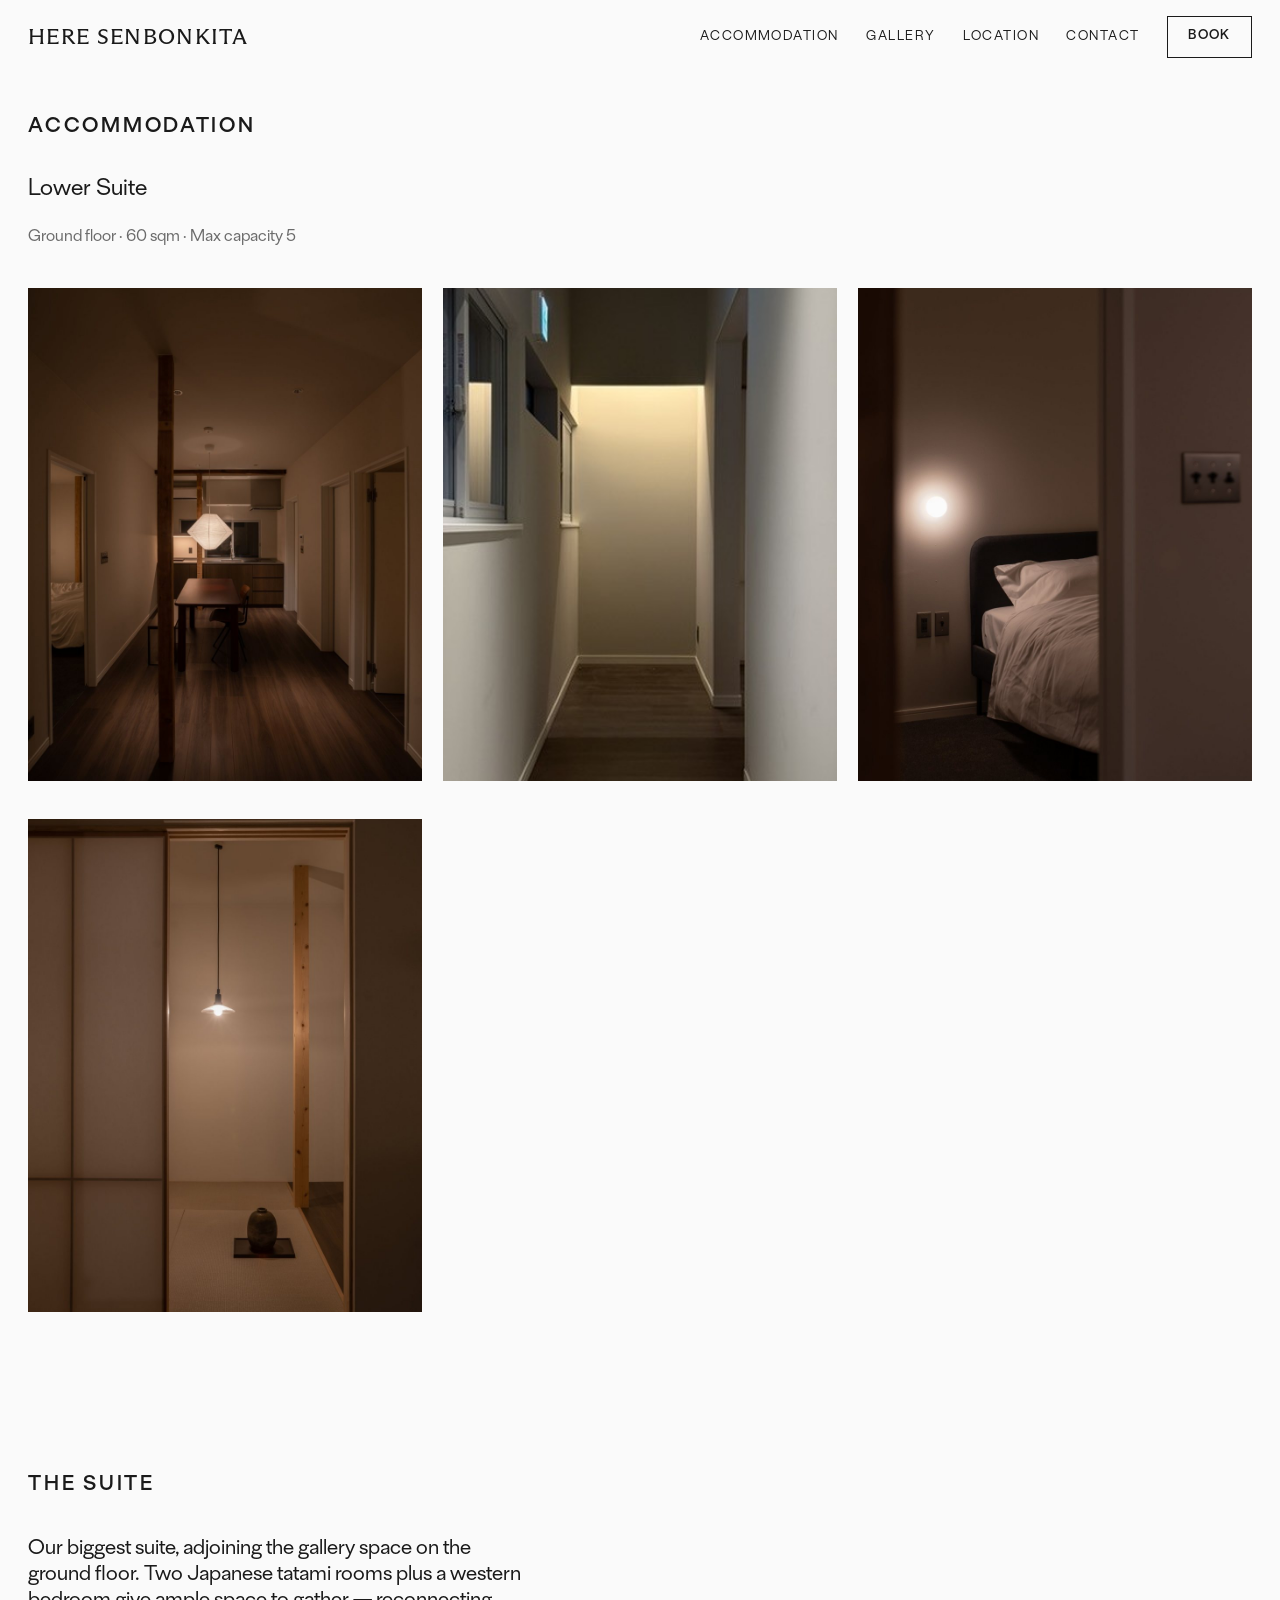
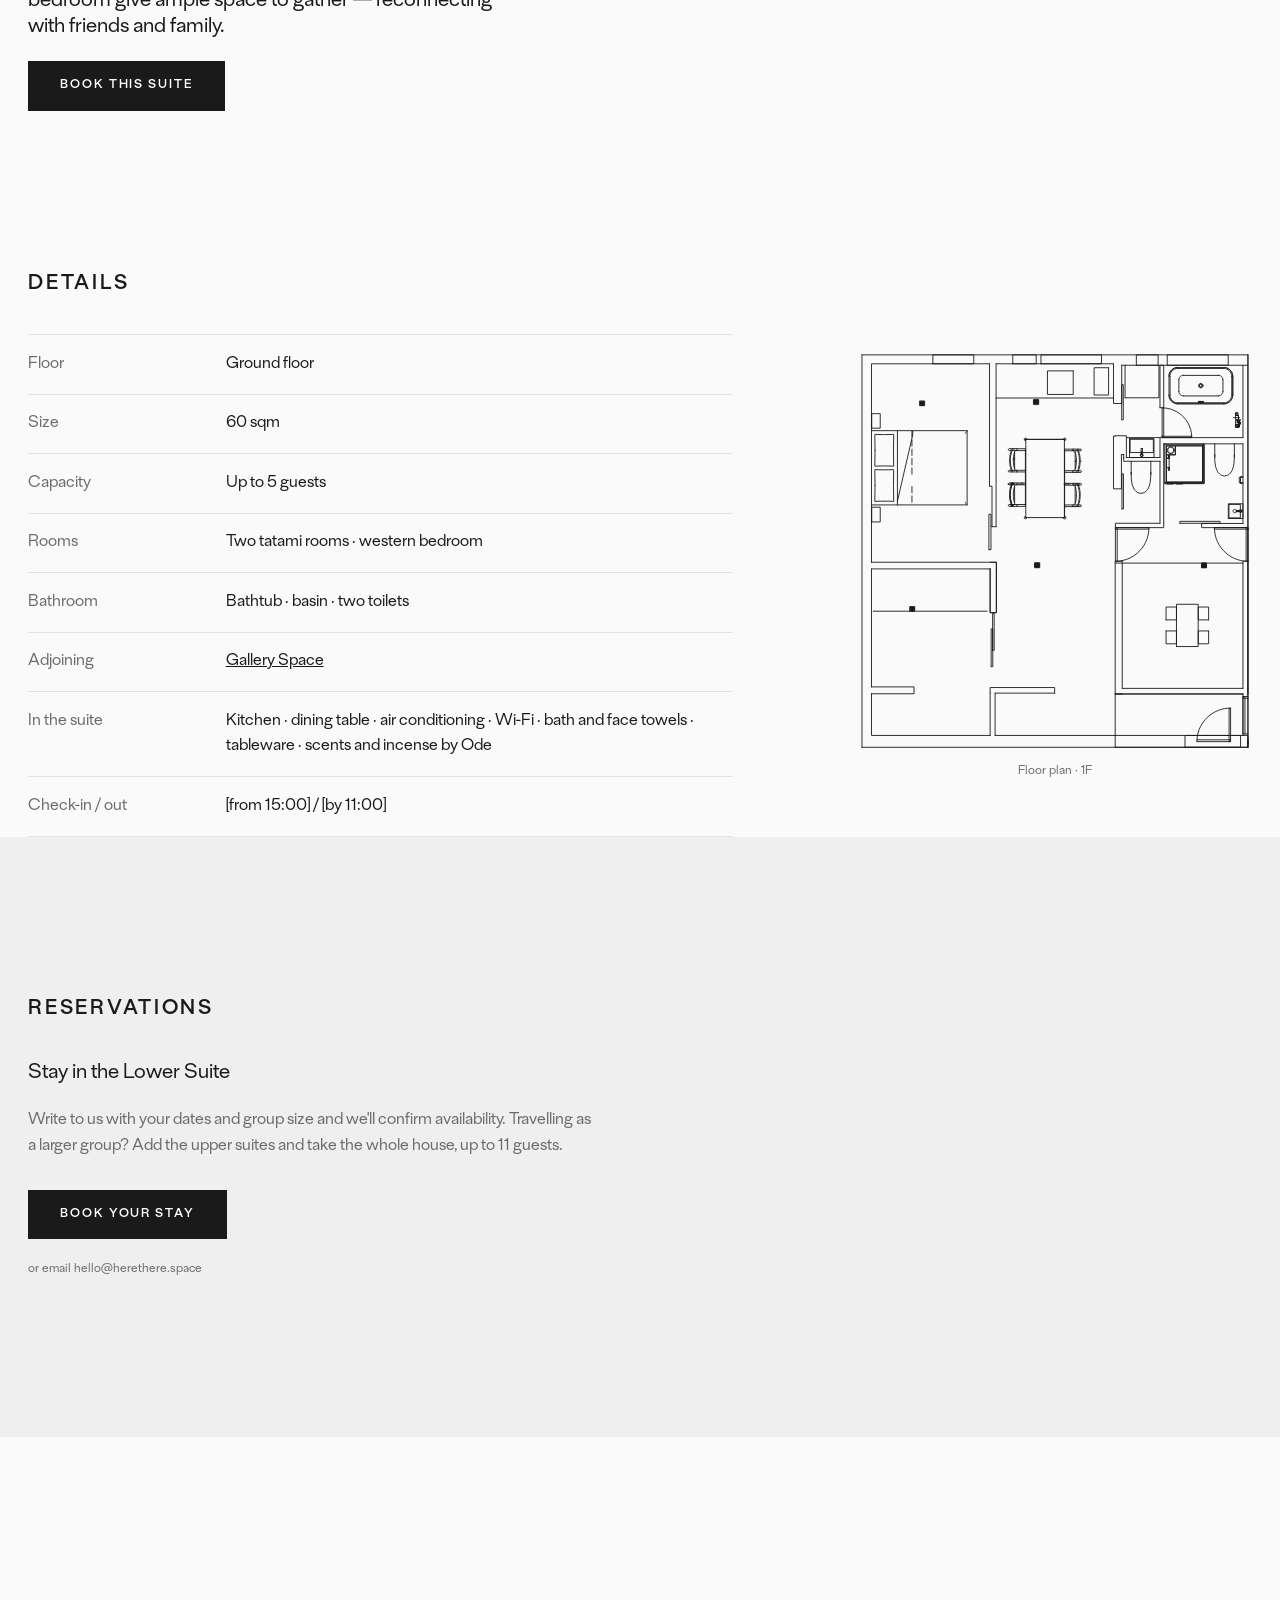
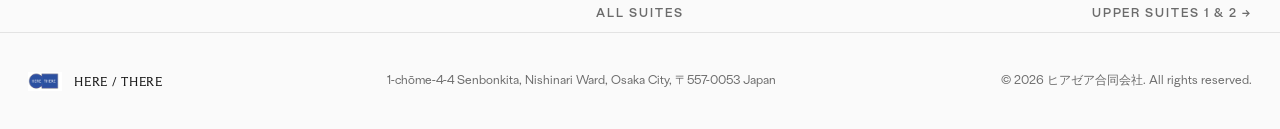
<file: suites/lower-suite.html>
<!DOCTYPE html>
<html lang="en">
<head>
<meta charset="UTF-8">
<meta name="viewport" content="width=device-width, initial-scale=1, viewport-fit=cover">
<title>Lower Suite — HERE Senbonkita</title>
<meta name="description" content="The Lower Suite at HERE Senbonkita: 60 sqm on the ground floor, two tatami rooms and a western bedroom, beside the gallery. Sleeps 5.">
<link rel="preconnect" href="https://fonts.googleapis.com">
<link rel="preconnect" href="https://fonts.gstatic.com" crossorigin>
<link rel="stylesheet" href="https://fonts.googleapis.com/css2?family=Murecho:wght@400;500&display=swap">
<link rel="stylesheet" href="../styles.css">
</head>
<body>

<header class="top">
  <div class="top-in">
    <a class="logotype" href="../index.html">HERE Senbonkita</a>
    <ul class="nav">
      <li class="keep"><a href="../index.html#stay">Accommodation</a></li>
      <li><a href="../index.html#gallery">Gallery</a></li>
      <li><a href="../index.html#area">Location</a></li>
      <li><a href="../index.html#contact">Contact</a></li>
      <li class="keep"><a class="btn" href="mailto:hello@herethere.space?subject=HERE%20Senbonkita%20%E2%80%94%20Lower%20Suite%20booking">Book</a></li>
    </ul>
  </div>
</header>

<main>
<section class="s-top">
  <div class="g">
    <a class="label c-lab quiet" href="../index.html#stay">Accommodation</a>
    <div class="c-main stack-v">
      <h1>Lower Suite</h1>
      <p class="lead">Ground floor · 60 sqm · Max capacity 5</p>
    </div>
  </div>
</section>

<!-- Photos: one <figure> per photo, on the grid from guide to guide. -->
<div class="g">
  <div class="gal trio quad c-wide">
<figure><img src="../images/lower-0-living.jpg" alt="The living space, a paper lantern over the dining table, the kitchen beyond and the bedroom to the left"></figure>
<figure><img src="../images/lower-1-corridor.jpg" alt="A corridor washed with warm light from a recessed ceiling slot"></figure>
<figure><img src="../images/lower-2-bedroom.jpg" alt="The bedroom through the doorway, a round wall light above the bed"></figure>
<figure><img src="../images/lower-3-tatami.jpg" alt="The tatami room, a single pendant and a stoneware jar"></figure>
  </div>
</div>

<section class="sec">
  <div class="g">
    <span class="label c-lab">The suite</span>
    <div class="c-main stack-v">
      <p class="h2" style="line-height:1.3">Our biggest suite, adjoining the gallery space on the ground floor. Two Japanese tatami rooms plus a western bedroom give ample space to gather — reconnecting with friends and family.</p>
      <a class="btn btn-ink" href="mailto:hello@herethere.space?subject=HERE%20Senbonkita%20%E2%80%94%20Lower%20Suite%20booking">Book this suite</a>
    </div>
  </div>
</section>

<section class="sec">
  <div class="g">
    <span class="label c-lab">Details</span>
    <!-- Spec table (left) + floor plan (right), after K5. Plan: images/plan-lower.svg, vector, transparent, strokes in currentColor. -->
    <dl class="spec">
      <dt>Floor</dt><dd>Ground floor</dd>
      <dt>Size</dt><dd>60 sqm</dd>
      <dt>Capacity</dt><dd>Up to 5 guests</dd>
      <dt>Rooms</dt><dd>Two tatami rooms · western bedroom</dd>
      <dt>Bathroom</dt><dd>Bathtub · basin · two toilets</dd>
      <dt>Adjoining</dt><dd><a href="gallery-space.html">Gallery Space</a></dd>
      <!-- [CONFIRM] amenity list -->
      <dt>In the suite</dt><dd>Kitchen · dining table · air conditioning · Wi-Fi · bath and face towels · tableware · scents and incense by Ode</dd>
      <dt>Check-in / out</dt><dd>[from 15:00] / [by 11:00]</dd>
    </dl>
    <figure class="plan-fig">
      <div class="plan-svg plan-single"><svg xmlns="http://www.w3.org/2000/svg" viewBox="157.0 37.0 508.0 516.0" role="img" aria-label="Floor plan, Lower Suite">
<g> <path fill="none" d="M 2501.6 1319 L 2501.6 1294.5 L 2526.2 1294.5 L 2526.2 1319 L 2501.6 1319 " transform="matrix(0.239708, 0, 0, 0.239708, 0.456599, 0)"/> <path fill="none" d="M 2227 747.1 L 2227 817.9 " transform="matrix(0.239708, 0, 0, 0.239708, 0.456599, 0)"/> <path fill="none" d="M 2121.7 805.6 L 2121.7 804.5 L 2121.7 819 " transform="matrix(0.239708, 0, 0, 0.239708, 0.456599, 0)"/> <path fill="none" d="M 2227 805.6 L 2227 823.4 L 2225.9 837.4 L 2224.8 854.1 L 2221.5 869.7 L 2217 885.3 L 2210.3 897.6 L 2205.9 903.1 L 2200.3 909.8 L 2195.3 913.2 L 2189.7 916.5 L 2184.1 917.6 L 2174.1 919.9 L 2165.2 917.6 L 2164.1 917.6 L 2158.5 916.5 L 2152.9 913.2 L 2148.4 909.8 L 2141.8 903.1 L 2137.3 897.6 L 2131.7 885.3 L 2126.2 869.7 L 2123.9 854.1 L 2121.7 837.4 L 2121.7 747.1 " transform="matrix(0.239708, 0, 0, 0.239708, 0.456599, 0)"/> <path fill="none" d="M 2676.2 711.9 L 2676.2 729.8 L 2675 743.7 L 2673.9 760.4 L 2670.6 776.1 L 2666.1 791.7 L 2659.5 803.9 L 2655 809.5 L 2649.4 816.2 L 2644.4 819.5 L 2638.8 822.9 L 2633.2 824 L 2623.2 826.2 L 2614.3 824 L 2613.2 824 L 2607.6 822.9 L 2602 819.5 L 2597.6 816.2 L 2590.9 809.5 L 2586.4 803.9 L 2580.8 791.7 L 2575.3 776.1 L 2573 760.4 L 2570.8 743.7 L 2570.8 653.4 " transform="matrix(0.239708, 0, 0, 0.239708, 0.456599, 0)"/> <path fill="none" d="M 2676.2 653.4 L 2676.2 724.2 " transform="matrix(0.239708, 0, 0, 0.239708, 0.456599, 0)"/> <path fill="none" d="M 2570.8 711.9 L 2570.8 710.8 L 2570.8 725.3 " transform="matrix(0.239708, 0, 0, 0.239708, 0.456599, 0)"/> <path fill="currentColor" d="M 600.1 316.2 L 606 316.2 L 606 310.3 L 600.1 310.3 Z M 600.1 316.2 "/> <path fill="currentColor" d="M 224.1 372.3 L 230 372.3 L 230 366.4 L 224.1 366.4 Z M 224.1 372.3 "/> <path fill="currentColor" d="M 383.6 105.6 L 389.5 105.6 L 389.5 99.7 L 383.6 99.7 Z M 383.6 105.6 "/> <path fill="currentColor" d="M 385 315.9 L 390.9 315.9 L 390.9 310 L 385 310 Z M 385 315.9 "/> <path fill="currentColor" d="M 236.9 107.2 L 242.5 107.2 L 242.5 101.6 L 236.9 101.6 Z M 236.9 107.2 "/> <path fill="none" d="M 2266.4 230.9 L 2749.1 230.9 " transform="matrix(0.239708, 0, 0, 0.239708, 0.456599, 0)"/> <path fill="none" d="M 725.6 1325.7 L 1363.3 1325.7 " transform="matrix(0.239708, 0, 0, 0.239708, 0.456599, 0)"/> <path fill="none" d="M 2276.4 459.2 L 2296.5 459.2 L 2296.5 230.9 L 2276.4 230.9 L 2276.4 459.2 " transform="matrix(0.239708, 0, 0, 0.239708, 0.456599, 0)"/> <path fill="none" d="M 725.6 1325.7 L 725.6 1960 " transform="matrix(0.239708, 0, 0, 0.239708, 0.456599, 0)"/> <path fill="none" d="M 2276.4 1080.4 L 2036.7 1080.4 L 2036.7 1103.8 L 2296.5 1103.8 L 2296.5 1080.4 " transform="matrix(0.239708, 0, 0, 0.239708, 0.456599, 0)"/> <path fill="none" d="M 2749.1 2011.7 L 2722.4 2011.7 L 2722.4 2020.9 L 2749.1 2020.9 " transform="matrix(0.239708, 0, 0, 0.239708, 0.456599, 0)"/> <path fill="none" d="M 1390.1 2220.9 L 2035.6 2220.9 " transform="matrix(0.239708, 0, 0, 0.239708, 0.456599, 0)"/> <path fill="none" d="M 2722.4 1081.5 L 2500.5 1081.5 L 2500.5 1103.8 L 2722.4 1103.8 " transform="matrix(0.239708, 0, 0, 0.239708, 0.456599, 0)"/> <path fill="none" d="M 2733.2 2213.2 L 2749.1 2211.7 " transform="matrix(0.239708, 0, 0, 0.239708, 0.456599, 0)"/> <path fill="none" d="M 2035.6 1998 L 2722.4 1998 " transform="matrix(0.239708, 0, 0, 0.239708, 0.456599, 0)"/> <path fill="none" d="M 1484.9 223.1 L 1610.8 223.1 L 1610.8 175.1 L 1484.9 175.1 L 1484.9 223.1 " transform="matrix(0.239708, 0, 0, 0.239708, 0.456599, 0)"/> <path fill="none" d="M 674.4 2284.5 L 2749.1 2284.5 " transform="matrix(0.239708, 0, 0, 0.239708, 0.456599, 0)"/> <path fill="none" d="M 2749.1 2284.5 L 2749.1 175.1 " transform="matrix(0.239708, 0, 0, 0.239708, 0.456599, 0)"/> <path fill="none" d="M 2749.1 175.1 L 674.4 175.1 " transform="matrix(0.239708, 0, 0, 0.239708, 0.456599, 0)"/> <path fill="none" d="M 674.4 175.1 L 674.4 2284.5 " transform="matrix(0.239708, 0, 0, 0.239708, 0.456599, 0)"/> <path fill="none" d="M 2722.4 620 L 2276.4 620 L 2276.4 727 " transform="matrix(0.239708, 0, 0, 0.239708, 0.456599, 0)"/> <path fill="none" d="M 2070.7 523.9 L 2079.1 523.9 L 2079.1 335.5 L 2070.7 335.5 L 2070.7 523.9 " transform="matrix(0.239708, 0, 0, 0.239708, 0.456599, 0)"/> <path fill="none" d="M 2035.6 1998 L 2035.6 2220.9 " transform="matrix(0.239708, 0, 0, 0.239708, 0.456599, 0)"/> <path fill="none" d="M 2647.8 2254.2 L 2647.8 2074.2 L 2655.9 2074.2 L 2655.9 2254.2 L 2647.8 2254.2 " transform="matrix(0.239708, 0, 0, 0.239708, 0.456599, 0)"/> <path fill="none" d="M 2749.1 1998 L 2749.1 1967.9 " transform="matrix(0.239708, 0, 0, 0.239708, 0.456599, 0)"/> <path fill="none" d="M 1396.8 1325.7 L 1396.8 1290 L 725.6 1290 " transform="matrix(0.239708, 0, 0, 0.239708, 0.456599, 0)"/> <path fill="none" d="M 1360 223.1 L 1360 880.9 " transform="matrix(0.239708, 0, 0, 0.239708, 0.456599, 0)"/> <path fill="none" d="M 1360 880.9 L 1373.4 880.9 L 1373.4 1098.8 " transform="matrix(0.239708, 0, 0, 0.239708, 0.456599, 0)"/> <path fill="none" d="M 2749.1 1967.9 L 2749.1 1284.4 " transform="matrix(0.239708, 0, 0, 0.239708, 0.456599, 0)"/> <path fill="none" d="M 2749.1 1284.4 L 2722.4 1284.4 L 2722.4 1967.9 " transform="matrix(0.239708, 0, 0, 0.239708, 0.456599, 0)"/> <path fill="none" d="M 2296.5 460.3 L 2310.4 461.6 L 2324.5 464.3 L 2338.7 468.4 L 2352.8 473.9 L 2366.6 480.9 L 2379.8 489.3 L 2392.2 499 L 2403.7 510 L 2414 522.1 L 2422.9 535.1 L 2430.6 548.8 L 2436.7 563 L 2441.3 577.3 L 2444.6 591.8 L 2446.4 606 L 2446.9 620 " transform="matrix(0.239708, 0, 0, 0.239708, 0.456599, 0)"/> <path fill="none" d="M 1376.7 1763.3 L 1385.1 1763.3 L 1385.1 1563.1 L 1376.7 1563.1 L 1376.7 1763.3 " transform="matrix(0.239708, 0, 0, 0.239708, 0.456599, 0)"/> <path fill="none" d="M 2035.6 1998 L 2722.4 1998 " transform="matrix(0.239708, 0, 0, 0.239708, 0.456599, 0)"/> <path fill="none" d="M 2149.3 230.9 L 2266.4 230.9 L 2266.4 175.1 L 2149.3 175.1 L 2149.3 230.9 " transform="matrix(0.239708, 0, 0, 0.239708, 0.456599, 0)"/> <path fill="none" d="M 1363.3 1325.7 L 1363.3 1560.9 L 1396.8 1560.9 L 1396.8 1290 L 1363.3 1290 " transform="matrix(0.239708, 0, 0, 0.239708, 0.456599, 0)"/> <path fill="none" d="M 2296.5 653.4 L 2722.4 653.4 " transform="matrix(0.239708, 0, 0, 0.239708, 0.456599, 0)"/> <path fill="none" d="M 2287.9 460.3 L 2296.5 460.3 L 2296.5 619.1 L 2287.9 619.1 L 2287.9 460.3 " transform="matrix(0.239708, 0, 0, 0.239708, 0.456599, 0)"/> <path fill="none" d="M 2088.6 405.9 L 2270.8 405.9 L 2270.8 230.9 L 2088.6 230.9 L 2088.6 405.9 " transform="matrix(0.239708, 0, 0, 0.239708, 0.456599, 0)"/> <path fill="none" d="M 2722.4 1294.5 L 2035.6 1294.5 " transform="matrix(0.239708, 0, 0, 0.239708, 0.456599, 0)"/> <path fill="none" d="M 2749.1 1111.9 L 2569.2 1111.9 L 2569.2 1103.7 L 2749.1 1103.7 L 2749.1 1111.9 " transform="matrix(0.239708, 0, 0, 0.239708, 0.456599, 0)"/> <path fill="none" d="M 2749.1 2241 L 2749.1 2265.5 " transform="matrix(0.239708, 0, 0, 0.239708, 0.456599, 0)"/> <path fill="none" d="M 2749.1 1284.4 L 2739.4 1284.4 L 2739.4 1104.7 L 2749.1 1104.7 L 2749.1 1284.4 " transform="matrix(0.239708, 0, 0, 0.239708, 0.456599, 0)"/> <path fill="none" d="M 2749.1 2252.7 L 2749.1 2284.5 " transform="matrix(0.239708, 0, 0, 0.239708, 0.456599, 0)"/> <path fill="none" d="M 2287.9 612.7 L 2446.9 612.7 L 2446.9 620 L 2287.9 620 L 2287.9 612.7 " transform="matrix(0.239708, 0, 0, 0.239708, 0.456599, 0)"/> <path fill="none" d="M 2296.5 1080.4 L 2296.5 653.4 " transform="matrix(0.239708, 0, 0, 0.239708, 0.456599, 0)"/> <path fill="none" d="M 2026.4 223.1 L 1395.3 223.1 " transform="matrix(0.239708, 0, 0, 0.239708, 0.456599, 0)"/> <path fill="none" d="M 2722.4 1998 L 2722.4 2220.9 " transform="matrix(0.239708, 0, 0, 0.239708, 0.456599, 0)"/> <path fill="none" d="M 2046.5 1284.4 L 2062.2 1282.9 L 2078.1 1279.9 L 2094.2 1275.3 L 2102.2 1272.4 L 2110.2 1269 L 2118 1265.3 L 2125.7 1261.1 L 2140.7 1251.6 L 2154.8 1240.6 L 2167.7 1228.1 L 2179.4 1214.4 L 2189.6 1199.7 L 2194.1 1192.1 L 2198.2 1184.3 L 2201.8 1176.3 L 2205.1 1168.2 L 2208 1160.1 L 2210.4 1151.9 L 2212.4 1143.8 L 2214 1135.6 L 2216.1 1119.5 L 2216.7 1103.7 " transform="matrix(0.239708, 0, 0, 0.239708, 0.456599, 0)"/> <path fill="none" d="M 2410.8 2284.5 L 2709.5 2284.5 L 2709.5 2220.9 L 2410.8 2220.9 L 2410.8 2284.5 " transform="matrix(0.239708, 0, 0, 0.239708, 0.456599, 0)"/> <path fill="none" d="M 2081.3 727 L 2081.3 747.1 L 2276.4 747.1 " transform="matrix(0.239708, 0, 0, 0.239708, 0.456599, 0)"/> <path fill="none" d="M 2071.8 1003.4 L 2080.1 1003.4 L 2080.1 814.9 L 2071.8 814.9 L 2071.8 1003.4 " transform="matrix(0.239708, 0, 0, 0.239708, 0.456599, 0)"/> <path fill="none" d="M 725.6 1996.8 L 954.2 1996.8 L 954.2 1960 L 725.6 1960 " transform="matrix(0.239708, 0, 0, 0.239708, 0.456599, 0)"/> <path fill="none" d="M 2722.4 2213.2 L 2733.2 2213.2 L 2733.2 2012.9 L 2722.4 2012.9 L 2722.4 2213.2 " transform="matrix(0.239708, 0, 0, 0.239708, 0.456599, 0)"/> <path fill="none" d="M 2073.5 1967.9 L 2073.5 1284.4 " transform="matrix(0.239708, 0, 0, 0.239708, 0.456599, 0)"/> <path fill="none" d="M 2073.5 1284.4 L 2035.6 1284.4 L 2035.6 1998 L 2073.5 1998 " transform="matrix(0.239708, 0, 0, 0.239708, 0.456599, 0)"/> <path fill="none" d="M 2036.7 1111.9 L 2216.7 1111.9 L 2216.7 1103.7 L 2036.7 1103.7 L 2036.7 1111.9 " transform="matrix(0.239708, 0, 0, 0.239708, 0.456599, 0)"/> <path fill="none" d="M 1363.3 1993.5 L 1363.3 2220.9 " transform="matrix(0.239708, 0, 0, 0.239708, 0.456599, 0)"/> <path fill="none" d="M 1390.1 2220.9 L 1390.1 1993.5 " transform="matrix(0.239708, 0, 0, 0.239708, 0.456599, 0)"/> <path fill="none" d="M 2383.3 1080.4 L 2599.1 1080.4 L 2599.1 1070.1 L 2383.3 1070.1 L 2383.3 1080.4 " transform="matrix(0.239708, 0, 0, 0.239708, 0.456599, 0)"/> <path fill="none" d="M 1395.3 1098.8 L 1395.3 223.1 " transform="matrix(0.239708, 0, 0, 0.239708, 0.456599, 0)"/> <path fill="none" d="M 1363.3 1325.7 L 1363.3 1560.9 L 1396.8 1560.9 L 1396.8 1325.7 " transform="matrix(0.239708, 0, 0, 0.239708, 0.456599, 0)"/> <path fill="none" d="M 2095.8 727 L 2095.8 609.9 L 2033.9 609.9 L 2033.9 611.6 " transform="matrix(0.239708, 0, 0, 0.239708, 0.456599, 0)"/> <path fill="none" d="M 1368.9 1851 L 1377.6 1851 L 1377.6 1648.1 L 1368.9 1648.1 L 1368.9 1851 " transform="matrix(0.239708, 0, 0, 0.239708, 0.456599, 0)"/> <path fill="none" d="M 2722.4 1967.9 L 2073.5 1967.9 " transform="matrix(0.239708, 0, 0, 0.239708, 0.456599, 0)"/> <path fill="none" d="M 2081.3 711.4 L 2081.3 727 " transform="matrix(0.239708, 0, 0, 0.239708, 0.456599, 0)"/> <path fill="none" d="M 2749.1 175.1 L 2749.1 2284.5 " transform="matrix(0.239708, 0, 0, 0.239708, 0.456599, 0)"/> <path fill="none" d="M 2475.2 2244.4 L 2476.8 2228.7 L 2479.8 2212.7 L 2484.4 2196.6 L 2487.3 2188.6 L 2490.6 2180.7 L 2494.4 2172.9 L 2498.5 2165.1 L 2508 2150.2 L 2519.1 2136.1 L 2531.5 2123.2 L 2545.2 2111.5 L 2559.9 2101.3 L 2567.6 2096.8 L 2575.4 2092.7 L 2583.4 2089 L 2591.4 2085.8 L 2599.5 2082.9 L 2607.7 2080.5 L 2615.9 2078.5 L 2624 2076.9 L 2640.2 2074.8 L 2655.9 2074.2 " transform="matrix(0.239708, 0, 0, 0.239708, 0.456599, 0)"/> <path fill="none" d="M 1390.1 1993.5 L 1710.1 1993.5 " transform="matrix(0.239708, 0, 0, 0.239708, 0.456599, 0)"/> <path fill="none" d="M 1710.1 1993.5 L 1710.1 1963.4 L 1363.3 1963.4 L 1363.3 1993.5 " transform="matrix(0.239708, 0, 0, 0.239708, 0.456599, 0)"/> <path fill="none" d="M 2722.4 1081.5 L 2722.4 653.4 " transform="matrix(0.239708, 0, 0, 0.239708, 0.456599, 0)"/> <path fill="none" d="M 2033.9 611.6 L 2026.4 611.6 L 2026.4 895.3 L 2069.1 895.3 L 2069.1 711.4 " transform="matrix(0.239708, 0, 0, 0.239708, 0.456599, 0)"/> <path fill="none" d="M 2026.4 223.1 L 2026.4 436.6 L 2070.7 436.6 L 2070.7 230.9 " transform="matrix(0.239708, 0, 0, 0.239708, 0.456599, 0)"/> <path fill="none" d="M 2315.4 230.9 L 2643.2 230.9 L 2643.2 175.1 L 2315.4 175.1 L 2315.4 230.9 " transform="matrix(0.239708, 0, 0, 0.239708, 0.456599, 0)"/> <path fill="none" d="M 725.6 1996.8 L 725.6 2220.9 L 1363.3 2220.9 " transform="matrix(0.239708, 0, 0, 0.239708, 0.456599, 0)"/> <path fill="none" d="M 2069.1 711.4 L 2081.3 711.4 " transform="matrix(0.239708, 0, 0, 0.239708, 0.456599, 0)"/> <path fill="none" d="M 2088.6 230.9 L 2070.7 230.9 " transform="matrix(0.239708, 0, 0, 0.239708, 0.456599, 0)"/> <path fill="none" d="M 1055.6 223.1 L 1275.3 223.1 L 1275.3 175.1 L 1055.6 175.1 L 1055.6 223.1 " transform="matrix(0.239708, 0, 0, 0.239708, 0.456599, 0)"/> <path fill="none" d="M 1372.3 1098.8 L 1395.3 1098.8 " transform="matrix(0.239708, 0, 0, 0.239708, 0.456599, 0)"/> <path fill="none" d="M 2739.4 1284.4 L 2723.7 1282.9 L 2707.7 1279.9 L 2691.6 1275.3 L 2683.6 1272.4 L 2675.7 1269 L 2667.8 1265.3 L 2660.1 1261.1 L 2645.2 1251.6 L 2631.1 1240.6 L 2618.1 1228.1 L 2606.5 1214.4 L 2596.3 1199.7 L 2591.8 1192.1 L 2587.7 1184.3 L 2584 1176.3 L 2580.7 1168.2 L 2577.9 1160.1 L 2575.5 1151.9 L 2573.4 1143.8 L 2571.8 1135.6 L 2569.8 1119.5 L 2569.2 1103.7 " transform="matrix(0.239708, 0, 0, 0.239708, 0.456599, 0)"/> <path fill="none" d="M 2035.6 2284.5 L 2749.1 2284.5 L 2749.1 2220.9 L 2035.6 2220.9 " transform="matrix(0.239708, 0, 0, 0.239708, 0.456599, 0)"/> <path fill="none" d="M 2035.6 2220.9 L 2035.6 2284.5 " transform="matrix(0.239708, 0, 0, 0.239708, 0.456599, 0)"/> <path fill="none" d="M 2276.4 747.1 L 2276.4 1080.4 " transform="matrix(0.239708, 0, 0, 0.239708, 0.456599, 0)"/> <path fill="none" d="M 2722.4 620 L 2722.4 230.9 " transform="matrix(0.239708, 0, 0, 0.239708, 0.456599, 0)"/> <path fill="none" d="M 1356.7 1222.4 L 1367.8 1222.4 L 1367.8 1031.8 L 1356.7 1031.8 L 1356.7 1222.4 " transform="matrix(0.239708, 0, 0, 0.239708, 0.456599, 0)"/> <path fill="none" d="M 2036.7 1284.4 L 2046.5 1284.4 L 2046.5 1104.7 L 2036.7 1104.7 L 2036.7 1284.4 " transform="matrix(0.239708, 0, 0, 0.239708, 0.456599, 0)"/> <path fill="none" d="M 1360 223.1 L 725.6 223.1 L 725.6 1290 " transform="matrix(0.239708, 0, 0, 0.239708, 0.456599, 0)"/> <path fill="none" d="M 1636.5 223.1 L 1962 223.1 L 1962 175.1 L 1636.5 175.1 L 1636.5 223.1 " transform="matrix(0.239708, 0, 0, 0.239708, 0.456599, 0)"/> <path fill="none" d="M 2475.2 2254.2 L 2475.2 2244.4 L 2654.9 2244.4 L 2654.9 2254.2 L 2475.2 2254.2 " transform="matrix(0.239708, 0, 0, 0.239708, 0.456599, 0)"/> <path fill="none" d="M 2722.4 1103.8 L 2749.1 1103.8 " transform="matrix(0.239708, 0, 0, 0.239708, 0.456599, 0)"/> <path fill="none" d="M 2324.4 730.3 L 2323.3 730.3 L 2325.5 730.3 L 2325.5 722.5 " transform="matrix(0.239708, 0, 0, 0.239708, 0.456599, 0)"/> <path fill="none" d="M 2700.6 554.8 L 2700.6 553.6 " transform="matrix(0.239708, 0, 0, 0.239708, 0.456599, 0)"/> <path fill="none" d="M 2692.8 535.8 L 2693.9 535.8 " transform="matrix(0.239708, 0, 0, 0.239708, 0.456599, 0)"/> <path fill="none" d="M 2704 547 L 2704 548.1 " transform="matrix(0.239708, 0, 0, 0.239708, 0.456599, 0)"/> <path fill="none" d="M 2704 548.1 L 2702.9 548.1 " transform="matrix(0.239708, 0, 0, 0.239708, 0.456599, 0)"/> <path fill="none" d="M 2692.8 500.1 L 2695.1 500.1 L 2682.8 500.1 " transform="matrix(0.239708, 0, 0, 0.239708, 0.456599, 0)"/> <path fill="none" d="M 2702.9 545.8 L 2704 545.8 " transform="matrix(0.239708, 0, 0, 0.239708, 0.456599, 0)"/> <path fill="none" d="M 2688.4 562.6 L 2693.9 562.6 L 2688.4 562.6 " transform="matrix(0.239708, 0, 0, 0.239708, 0.456599, 0)"/> <path fill="none" d="M 2699.5 559.2 L 2699.5 558.1 " transform="matrix(0.239708, 0, 0, 0.239708, 0.456599, 0)"/> <path fill="none" d="M 2696.2 535.8 L 2696.2 536.9 " transform="matrix(0.239708, 0, 0, 0.239708, 0.456599, 0)"/> <path fill="none" d="M 2700.6 557 L 2701.7 557 " transform="matrix(0.239708, 0, 0, 0.239708, 0.456599, 0)"/> <path fill="none" d="M 2698.4 536.9 L 2697.3 536.9 " transform="matrix(0.239708, 0, 0, 0.239708, 0.456599, 0)"/> <path fill="none" d="M 2697.3 562.6 L 2697.3 561.4 " transform="matrix(0.239708, 0, 0, 0.239708, 0.456599, 0)"/> <path fill="none" d="M 2321 718.1 L 2322.1 718.1 " transform="matrix(0.239708, 0, 0, 0.239708, 0.456599, 0)"/> <path fill="none" d="M 2701.7 539.1 L 2701.7 538 L 2700.6 538 L 2700.6 539.1 L 2699.5 539.1 L 2700.6 539.1 " transform="matrix(0.239708, 0, 0, 0.239708, 0.456599, 0)"/> <path fill="none" d="M 2701.7 552.5 L 2701.7 551.4 " transform="matrix(0.239708, 0, 0, 0.239708, 0.456599, 0)"/> <path fill="none" d="M 2695.1 555.9 L 2695.1 550.3 " transform="matrix(0.239708, 0, 0, 0.239708, 0.456599, 0)"/> <path fill="none" d="M 2614.8 373 L 2614.8 308.4 " transform="matrix(0.239708, 0, 0, 0.239708, 0.456599, 0)"/> <path fill="none" d="M 2511.7 655.6 L 2511.7 865.2 L 2302.1 865.2 " transform="matrix(0.239708, 0, 0, 0.239708, 0.456599, 0)"/> <path fill="none" d="M 2689.5 550.3 L 2690.6 550.3 " transform="matrix(0.239708, 0, 0, 0.239708, 0.456599, 0)"/> <path fill="none" d="M 2325.5 783.9 L 2325.5 781.6 " transform="matrix(0.239708, 0, 0, 0.239708, 0.456599, 0)"/> <path fill="none" d="M 2704 547 L 2702.9 547 " transform="matrix(0.239708, 0, 0, 0.239708, 0.456599, 0)"/> <path fill="none" d="M 2701.7 539.1 L 2702.9 539.1 " transform="matrix(0.239708, 0, 0, 0.239708, 0.456599, 0)"/> <path fill="none" d="M 2705.1 541.4 L 2705.1 540.3 " transform="matrix(0.239708, 0, 0, 0.239708, 0.456599, 0)"/> <path fill="none" d="M 2698.4 528 L 2698.4 535.8 " transform="matrix(0.239708, 0, 0, 0.239708, 0.456599, 0)"/> <path fill="none" d="M 2701.7 552.5 L 2700.6 551.4 " transform="matrix(0.239708, 0, 0, 0.239708, 0.456599, 0)"/> <path fill="none" d="M 2701.7 548.1 L 2702.9 548.1 " transform="matrix(0.239708, 0, 0, 0.239708, 0.456599, 0)"/> <path fill="none" d="M 2322.1 719.2 L 2321 718.1 " transform="matrix(0.239708, 0, 0, 0.239708, 0.456599, 0)"/> <path fill="none" d="M 2699.5 555.9 L 2700.6 554.8 " transform="matrix(0.239708, 0, 0, 0.239708, 0.456599, 0)"/> <path fill="none" d="M 2696.2 561.4 L 2697.3 561.4 " transform="matrix(0.239708, 0, 0, 0.239708, 0.456599, 0)"/> <path fill="none" d="M 2705.1 542.5 L 2704 541.4 " transform="matrix(0.239708, 0, 0, 0.239708, 0.456599, 0)"/> <path fill="none" d="M 2704 542.5 L 2705.1 542.5 " transform="matrix(0.239708, 0, 0, 0.239708, 0.456599, 0)"/> <path fill="none" d="M 2662.2 290.5 L 2662.2 390.9 " transform="matrix(0.239708, 0, 0, 0.239708, 0.456599, 0)"/> <path fill="none" d="M 2696.2 561.4 L 2695.1 561.4 " transform="matrix(0.239708, 0, 0, 0.239708, 0.456599, 0)"/> <path fill="none" d="M 2696.2 539.1 L 2697.3 538 L 2696.2 538 L 2696.2 539.1 " transform="matrix(0.239708, 0, 0, 0.239708, 0.456599, 0)"/> <path fill="none" d="M 2695.1 535.8 L 2696.2 535.8 " transform="matrix(0.239708, 0, 0, 0.239708, 0.456599, 0)"/> <path fill="none" d="M 2700.6 549.2 L 2701.7 550.3 " transform="matrix(0.239708, 0, 0, 0.239708, 0.456599, 0)"/> <path fill="none" d="M 2349.4 687.7 L 2349.1 684.5 L 2348.2 681.5 L 2346.8 678.8 L 2345 676.5 L 2342.7 674.5 L 2340.1 673.1 L 2337.2 672.1 L 2334.1 671.8 L 2331 672.1 L 2328.1 673.1 L 2325.5 674.5 L 2323.3 676.5 L 2321.4 678.8 L 2320 681.5 L 2319.1 684.5 L 2318.8 687.7 L 2319.1 690.9 L 2320 693.9 L 2321.4 696.6 L 2323.3 698.9 L 2325.5 700.9 L 2328.1 702.3 L 2331 703.3 L 2334.1 703.6 L 2337.2 703.3 L 2340.1 702.3 L 2342.7 700.9 L 2345 698.9 L 2346.8 696.6 L 2348.2 693.9 L 2349.1 690.9 L 2349.4 687.7 " transform="matrix(0.239708, 0, 0, 0.239708, 0.456599, 0)"/> <path fill="none" d="M 2701.7 549.2 L 2701.7 550.3 " transform="matrix(0.239708, 0, 0, 0.239708, 0.456599, 0)"/> <path fill="none" d="M 2699.5 560.3 L 2699.5 559.2 " transform="matrix(0.239708, 0, 0, 0.239708, 0.456599, 0)"/> <path fill="none" d="M 2509.4 430.5 L 2482.7 430.5 L 2482.7 425.4 L 2509.4 425.4 L 2509.4 430.5 " transform="matrix(0.239708, 0, 0, 0.239708, 0.456599, 0)"/> <path fill="none" d="M 2704 539.1 L 2704 540.3 " transform="matrix(0.239708, 0, 0, 0.239708, 0.456599, 0)"/> <path fill="none" d="M 2700.6 560.3 L 2699.5 561.4 " transform="matrix(0.239708, 0, 0, 0.239708, 0.456599, 0)"/> <path fill="none" d="M 2697.3 536.9 L 2697.3 538 " transform="matrix(0.239708, 0, 0, 0.239708, 0.456599, 0)"/> <path fill="none" d="M 2705.1 539.1 L 2704 539.1 " transform="matrix(0.239708, 0, 0, 0.239708, 0.456599, 0)"/> <path fill="none" d="M 2324.4 781.6 L 2323.3 781.6 " transform="matrix(0.239708, 0, 0, 0.239708, 0.456599, 0)"/> <path fill="none" d="M 2706.2 540.3 L 2705.1 540.3 " transform="matrix(0.239708, 0, 0, 0.239708, 0.456599, 0)"/> <path fill="none" d="M 2701.7 545.8 L 2701.7 547 " transform="matrix(0.239708, 0, 0, 0.239708, 0.456599, 0)"/> <path fill="none" d="M 2667.2 290.2 L 2666.9 285.4 L 2666.2 280.6 L 2665 276.1 L 2663.4 271.7 L 2661.4 267.5 L 2659 263.6 L 2653.2 256.5 L 2646.2 250.7 L 2642.2 248.3 L 2638.1 246.3 L 2633.7 244.7 L 2629.1 243.6 L 2624.4 242.8 L 2619.5 242.6 " transform="matrix(0.239708, 0, 0, 0.239708, 0.456599, 0)"/> <path fill="none" d="M 2701.7 555.9 L 2701.7 554.8 " transform="matrix(0.239708, 0, 0, 0.239708, 0.456599, 0)"/> <path fill="none" d="M 2352.8 687.7 L 2352.4 683.8 L 2351.3 680.2 L 2349.6 676.9 L 2347.3 674.1 L 2344.6 671.7 L 2341.4 670 L 2337.9 668.9 L 2334.1 668.5 L 2330.4 668.9 L 2326.9 670 L 2323.7 671.7 L 2320.9 674.1 L 2318.6 676.9 L 2316.9 680.2 L 2315.8 683.8 L 2315.4 687.7 L 2315.8 691.6 L 2316.9 695.2 L 2318.6 698.5 L 2320.9 701.3 L 2323.7 703.7 L 2326.9 705.4 L 2330.4 706.5 L 2334.1 706.9 L 2337.9 706.5 L 2341.4 705.4 L 2344.6 703.7 L 2347.3 701.3 L 2349.6 698.5 L 2351.3 695.2 L 2352.4 691.6 L 2352.8 687.7 " transform="matrix(0.239708, 0, 0, 0.239708, 0.456599, 0)"/> <path fill="none" d="M 2311 664.6 L 2358.4 664.6 L 2358.4 711.9 L 2311 711.9 L 2311 664.6 " transform="matrix(0.239708, 0, 0, 0.239708, 0.456599, 0)"/> <path fill="none" d="M 2697.3 535.8 L 2698.4 536.9 L 2698.4 538 L 2697.3 539.1 L 2697.3 538 L 2697.3 539.1 L 2697.3 538 L 2697.3 539.1 " transform="matrix(0.239708, 0, 0, 0.239708, 0.456599, 0)"/> <path fill="none" d="M 2701.7 540.3 L 2701.7 539.1 " transform="matrix(0.239708, 0, 0, 0.239708, 0.456599, 0)"/> <path fill="none" d="M 2701.7 555.9 L 2702.9 555.9 " transform="matrix(0.239708, 0, 0, 0.239708, 0.456599, 0)"/> <path fill="none" d="M 2372 242.6 L 2367.2 242.8 L 2362.4 243.6 L 2357.8 244.7 L 2353.5 246.3 L 2349.3 248.3 L 2345.4 250.7 L 2338.3 256.5 L 2332.5 263.6 L 2330.1 267.5 L 2328.1 271.7 L 2326.5 276.1 L 2325.3 280.6 L 2324.6 285.4 L 2324.4 290.2 " transform="matrix(0.239708, 0, 0, 0.239708, 0.456599, 0)"/> <path fill="none" d="M 2325.5 781.6 L 2322.1 781.6 " transform="matrix(0.239708, 0, 0, 0.239708, 0.456599, 0)"/> <path fill="none" d="M 2505 664.6 L 2359.5 664.6 L 2359.5 713.1 L 2311.5 713.1 L 2311.5 858.6 L 2505 858.6 L 2505 664.6 " transform="matrix(0.239708, 0, 0, 0.239708, 0.456599, 0)"/> <path fill="none" d="M 2701.7 558.1 L 2701.7 559.2 " transform="matrix(0.239708, 0, 0, 0.239708, 0.456599, 0)"/> <path fill="none" d="M 2693.9 539.1 L 2692.8 539.1 L 2693.9 539.1 L 2693.9 538 L 2693.9 539.1 L 2693.9 538 L 2693.9 539.1 " transform="matrix(0.239708, 0, 0, 0.239708, 0.456599, 0)"/> <path fill="none" d="M 2695.1 560.3 L 2695.1 559.2 " transform="matrix(0.239708, 0, 0, 0.239708, 0.456599, 0)"/> <path fill="none" d="M 2324.4 731.5 L 2323.3 731.5 " transform="matrix(0.239708, 0, 0, 0.239708, 0.456599, 0)"/> <path fill="none" d="M 2324.4 793.9 L 2321 793.9 " transform="matrix(0.239708, 0, 0, 0.239708, 0.456599, 0)"/> <path fill="none" d="M 2704 539.1 L 2704 540.3 L 2704 539.1 L 2706.2 539.1 L 2704 539.1 " transform="matrix(0.239708, 0, 0, 0.239708, 0.456599, 0)"/> <path fill="none" d="M 2689.5 523.5 L 2689.5 524.7 L 2688.4 524.7 L 2689.5 524.7 L 2688.4 524.7 L 2688.4 526.9 L 2689.5 528 L 2690.6 528 " transform="matrix(0.239708, 0, 0, 0.239708, 0.456599, 0)"/> <path fill="none" d="M 2508.3 655.6 L 2508.3 861.9 L 2302.1 861.9 " transform="matrix(0.239708, 0, 0, 0.239708, 0.456599, 0)"/> <path fill="none" d="M 2697.3 562.6 L 2696.2 561.4 " transform="matrix(0.239708, 0, 0, 0.239708, 0.456599, 0)"/> <path fill="none" d="M 2686.1 550.3 L 2689.5 550.3 L 2686.1 550.3 " transform="matrix(0.239708, 0, 0, 0.239708, 0.456599, 0)"/> <path fill="none" d="M 2683.9 550.3 L 2690.6 550.3 L 2688.4 550.3 L 2698.4 550.3 L 2698.4 539.1 L 2698.4 550.3 L 2683.9 550.3 " transform="matrix(0.239708, 0, 0, 0.239708, 0.456599, 0)"/> <path fill="none" d="M 2325.5 793.9 L 2325.5 791.7 " transform="matrix(0.239708, 0, 0, 0.239708, 0.456599, 0)"/> <path fill="none" d="M 2309.9 859.7 L 2309.9 663.5 L 2506.1 663.5 L 2506.1 859.7 L 2309.9 859.7 " transform="matrix(0.239708, 0, 0, 0.239708, 0.456599, 0)"/> <path fill="none" d="M 2700.6 554.8 L 2699.5 554.8 " transform="matrix(0.239708, 0, 0, 0.239708, 0.456599, 0)"/> <path fill="none" d="M 2693.9 550.3 L 2692.8 550.3 " transform="matrix(0.239708, 0, 0, 0.239708, 0.456599, 0)"/> <path fill="none" d="M 2700.6 539.1 L 2699.5 539.1 " transform="matrix(0.239708, 0, 0, 0.239708, 0.456599, 0)"/> <path fill="none" d="M 2699.5 557 L 2699.5 558.1 " transform="matrix(0.239708, 0, 0, 0.239708, 0.456599, 0)"/> <path fill="none" d="M 2590.3 285.5 L 2402.4 285.5 " transform="matrix(0.239708, 0, 0, 0.239708, 0.456599, 0)"/> <path fill="none" d="M 2699.5 561.4 L 2700.6 561.4 " transform="matrix(0.239708, 0, 0, 0.239708, 0.456599, 0)"/> <path fill="none" d="M 2695.1 562.6 L 2693.9 562.6 " transform="matrix(0.239708, 0, 0, 0.239708, 0.456599, 0)"/> <path fill="none" d="M 2706.2 543.6 L 2705.1 543.6 " transform="matrix(0.239708, 0, 0, 0.239708, 0.456599, 0)"/> <path fill="none" d="M 2698.4 562.6 L 2699.5 561.4 " transform="matrix(0.239708, 0, 0, 0.239708, 0.456599, 0)"/> <path fill="none" d="M 2325.5 728.1 L 2326.6 728.1 L 2326.6 721.4 " transform="matrix(0.239708, 0, 0, 0.239708, 0.456599, 0)"/> <path fill="none" d="M 2699.5 560.3 L 2700.6 560.3 " transform="matrix(0.239708, 0, 0, 0.239708, 0.456599, 0)"/> <path fill="none" d="M 2701.7 536.9 L 2700.6 536.9 " transform="matrix(0.239708, 0, 0, 0.239708, 0.456599, 0)"/> <path fill="none" d="M 2701.7 536.9 L 2701.7 538 " transform="matrix(0.239708, 0, 0, 0.239708, 0.456599, 0)"/> <path fill="none" d="M 2324.4 781.6 L 2325.5 781.6 " transform="matrix(0.239708, 0, 0, 0.239708, 0.456599, 0)"/> <path fill="none" d="M 2695.1 538 L 2695.1 535.8 L 2693.9 535.8 " transform="matrix(0.239708, 0, 0, 0.239708, 0.456599, 0)"/> <path fill="none" d="M 2702.9 544.7 L 2702.9 545.8 " transform="matrix(0.239708, 0, 0, 0.239708, 0.456599, 0)"/> <path fill="none" d="M 2692.8 550.3 L 2690.6 550.3 " transform="matrix(0.239708, 0, 0, 0.239708, 0.456599, 0)"/> <path fill="none" d="M 2701.7 552.5 L 2700.6 551.4 L 2700.6 552.5 L 2701.7 552.5 " transform="matrix(0.239708, 0, 0, 0.239708, 0.456599, 0)"/> <path fill="none" d="M 2702.9 549.2 L 2701.7 549.2 " transform="matrix(0.239708, 0, 0, 0.239708, 0.456599, 0)"/> <path fill="none" d="M 2681.7 553.6 L 2682.8 553.6 " transform="matrix(0.239708, 0, 0, 0.239708, 0.456599, 0)"/> <path fill="none" d="M 2695.1 539.1 L 2696.2 538 " transform="matrix(0.239708, 0, 0, 0.239708, 0.456599, 0)"/> <path fill="none" d="M 2696.2 558.1 L 2695.1 558.1 L 2695.1 557 " transform="matrix(0.239708, 0, 0, 0.239708, 0.456599, 0)"/> <path fill="none" d="M 2325.5 781.6 L 2325.5 731.5 " transform="matrix(0.239708, 0, 0, 0.239708, 0.456599, 0)"/> <path fill="none" d="M 2704 538 L 2705.1 538 " transform="matrix(0.239708, 0, 0, 0.239708, 0.456599, 0)"/> <path fill="none" d="M 2709.2 831.8 L 2722.4 831.8 " transform="matrix(0.239708, 0, 0, 0.239708, 0.456599, 0)"/> <path fill="none" d="M 2702.9 550.3 L 2702.9 549.2 " transform="matrix(0.239708, 0, 0, 0.239708, 0.456599, 0)"/> <path fill="none" d="M 2704 536.9 L 2704 538 " transform="matrix(0.239708, 0, 0, 0.239708, 0.456599, 0)"/> <path fill="none" d="M 2700.6 560.3 L 2701.7 559.2 " transform="matrix(0.239708, 0, 0, 0.239708, 0.456599, 0)"/> <path fill="none" d="M 2700.6 550.3 L 2700.6 551.4 " transform="matrix(0.239708, 0, 0, 0.239708, 0.456599, 0)"/> <path fill="none" d="M 2699.5 561.4 L 2698.4 560.3 L 2698.4 559.2 L 2696.2 561.4 L 2696.2 560.3 L 2697.3 560.3 L 2696.2 560.3 L 2697.3 560.3 L 2698.4 561.4 L 2699.5 561.4 " transform="matrix(0.239708, 0, 0, 0.239708, 0.456599, 0)"/> <path fill="none" d="M 2697.3 539.1 L 2697.3 538 " transform="matrix(0.239708, 0, 0, 0.239708, 0.456599, 0)"/> <path fill="none" d="M 2699.5 539.1 L 2699.5 538 " transform="matrix(0.239708, 0, 0, 0.239708, 0.456599, 0)"/> <path fill="none" d="M 2700.6 536.9 L 2700.6 538 " transform="matrix(0.239708, 0, 0, 0.239708, 0.456599, 0)"/> <path fill="none" d="M 2688.4 562.6 L 2692.8 562.6 L 2689.5 562.6 " transform="matrix(0.239708, 0, 0, 0.239708, 0.456599, 0)"/> <path fill="none" d="M 2702.9 550.3 L 2704 550.3 " transform="matrix(0.239708, 0, 0, 0.239708, 0.456599, 0)"/> <path fill="none" d="M 2325.5 731.5 L 2324.4 731.5 " transform="matrix(0.239708, 0, 0, 0.239708, 0.456599, 0)"/> <path fill="none" d="M 2702.9 549.2 L 2704 549.2 " transform="matrix(0.239708, 0, 0, 0.239708, 0.456599, 0)"/> <path fill="none" d="M 2696.2 561.4 L 2697.3 560.3 " transform="matrix(0.239708, 0, 0, 0.239708, 0.456599, 0)"/> <path fill="none" d="M 2697.3 535.8 L 2698.4 535.8 " transform="matrix(0.239708, 0, 0, 0.239708, 0.456599, 0)"/> <path fill="none" d="M 2698.4 559.2 L 2698.4 560.3 " transform="matrix(0.239708, 0, 0, 0.239708, 0.456599, 0)"/> <path fill="none" d="M 2705.1 539.1 L 2706.2 540.3 " transform="matrix(0.239708, 0, 0, 0.239708, 0.456599, 0)"/> <path fill="none" d="M 2699.5 559.2 L 2699.5 557 L 2699.5 559.2 " transform="matrix(0.239708, 0, 0, 0.239708, 0.456599, 0)"/> <path fill="none" d="M 2704 540.3 L 2704 541.4 L 2704 540.3 L 2702.9 540.3 L 2704 540.3 " transform="matrix(0.239708, 0, 0, 0.239708, 0.456599, 0)"/> <path fill="none" d="M 2699.5 559.2 L 2700.6 560.3 " transform="matrix(0.239708, 0, 0, 0.239708, 0.456599, 0)"/> <path fill="none" d="M 2702.9 544.7 L 2704 545.8 " transform="matrix(0.239708, 0, 0, 0.239708, 0.456599, 0)"/> <path fill="none" d="M 2700.6 554.8 L 2701.7 554.8 " transform="matrix(0.239708, 0, 0, 0.239708, 0.456599, 0)"/> <path fill="none" d="M 2702.9 554.8 L 2702.9 553.6 L 2701.7 553.6 " transform="matrix(0.239708, 0, 0, 0.239708, 0.456599, 0)"/> <path fill="none" d="M 2699.5 538 L 2699.5 536.9 " transform="matrix(0.239708, 0, 0, 0.239708, 0.456599, 0)"/> <path fill="none" d="M 2696.2 560.3 L 2696.2 559.2 " transform="matrix(0.239708, 0, 0, 0.239708, 0.456599, 0)"/> <path fill="none" d="M 2701.7 536.9 L 2702.9 538 " transform="matrix(0.239708, 0, 0, 0.239708, 0.456599, 0)"/> <path fill="none" d="M 2700.6 559.2 L 2701.7 559.2 " transform="matrix(0.239708, 0, 0, 0.239708, 0.456599, 0)"/> <path fill="none" d="M 2697.3 560.3 L 2698.4 561.4 " transform="matrix(0.239708, 0, 0, 0.239708, 0.456599, 0)"/> <path fill="none" d="M 2702.9 538 L 2704 538 " transform="matrix(0.239708, 0, 0, 0.239708, 0.456599, 0)"/> <path fill="none" d="M 2705.1 540.3 L 2705.1 539.1 " transform="matrix(0.239708, 0, 0, 0.239708, 0.456599, 0)"/> <path fill="none" d="M 2699.5 539.1 L 2700.6 538 " transform="matrix(0.239708, 0, 0, 0.239708, 0.456599, 0)"/> <path fill="none" d="M 2698.4 559.2 L 2699.5 559.2 " transform="matrix(0.239708, 0, 0, 0.239708, 0.456599, 0)"/> <path fill="none" d="M 2325.5 718.1 L 2325.5 719.2 " transform="matrix(0.239708, 0, 0, 0.239708, 0.456599, 0)"/> <path fill="none" d="M 2700.6 559.2 L 2701.7 558.1 " transform="matrix(0.239708, 0, 0, 0.239708, 0.456599, 0)"/> <path fill="none" d="M 2704 543.6 L 2704 544.7 " transform="matrix(0.239708, 0, 0, 0.239708, 0.456599, 0)"/> <path fill="none" d="M 2687.3 550.3 L 2688.4 550.3 " transform="matrix(0.239708, 0, 0, 0.239708, 0.456599, 0)"/> <path fill="none" d="M 2704 543.6 L 2705.1 543.6 " transform="matrix(0.239708, 0, 0, 0.239708, 0.456599, 0)"/> <path fill="none" d="M 2689.5 524.7 L 2689.5 523.5 L 2692.8 523.5 L 2692.8 524.7 L 2693.9 525.8 L 2693.9 526.9 L 2692.8 526.9 L 2692.8 528 " transform="matrix(0.239708, 0, 0, 0.239708, 0.456599, 0)"/> <path fill="none" d="M 2697.3 561.4 L 2698.4 562.6 " transform="matrix(0.239708, 0, 0, 0.239708, 0.456599, 0)"/> <path fill="none" d="M 2704 542.5 L 2704 543.6 " transform="matrix(0.239708, 0, 0, 0.239708, 0.456599, 0)"/> <path fill="none" d="M 2704.5 1018 L 2705.7 1019.1 L 2706.8 1020.2 L 2712.3 1020.2 L 2714.6 1018 L 2714.6 1016.9 L 2715.7 1015.8 L 2715.7 1013.5 L 2714.6 1012.4 L 2714.6 1011.3 L 2712.3 1009.1 L 2706.8 1009.1 L 2705.7 1010.2 L 2704.5 1011.3 " transform="matrix(0.239708, 0, 0, 0.239708, 0.456599, 0)"/> <path fill="none" d="M 2700.6 557 L 2700.6 555.9 " transform="matrix(0.239708, 0, 0, 0.239708, 0.456599, 0)"/> <path fill="none" d="M 2682.8 497.9 L 2681.7 496.8 L 2681.7 490.1 " transform="matrix(0.239708, 0, 0, 0.239708, 0.456599, 0)"/> <path fill="none" d="M 2699.5 561.4 L 2698.4 560.3 " transform="matrix(0.239708, 0, 0, 0.239708, 0.456599, 0)"/> <path fill="none" d="M 2323.3 731.5 L 2322.1 731.5 " transform="matrix(0.239708, 0, 0, 0.239708, 0.456599, 0)"/> <path fill="none" d="M 2683.9 500.1 L 2698.4 500.1 L 2698.4 523.5 L 2708.4 523.5 " transform="matrix(0.239708, 0, 0, 0.239708, 0.456599, 0)"/> <path fill="none" d="M 2693.9 526.9 L 2693.9 525.8 " transform="matrix(0.239708, 0, 0, 0.239708, 0.456599, 0)"/> <path fill="none" d="M 2696.2 536.9 L 2695.1 536.9 " transform="matrix(0.239708, 0, 0, 0.239708, 0.456599, 0)"/> <path fill="none" d="M 2695.1 538 L 2695.1 536.9 " transform="matrix(0.239708, 0, 0, 0.239708, 0.456599, 0)"/> <path fill="none" d="M 2699.5 538 L 2698.4 536.9 " transform="matrix(0.239708, 0, 0, 0.239708, 0.456599, 0)"/> <path fill="none" d="M 2691.7 487.9 L 2690.6 487.9 " transform="matrix(0.239708, 0, 0, 0.239708, 0.456599, 0)"/> <path fill="none" d="M 2705.1 545.8 L 2704 545.8 " transform="matrix(0.239708, 0, 0, 0.239708, 0.456599, 0)"/> <path fill="none" d="M 2695.1 500.1 L 2695.1 487.9 L 2682.8 487.9 L 2688.4 487.9 " transform="matrix(0.239708, 0, 0, 0.239708, 0.456599, 0)"/> <path fill="none" d="M 2704 541.4 L 2704 540.3 " transform="matrix(0.239708, 0, 0, 0.239708, 0.456599, 0)"/> <path fill="none" d="M 2324.4 793.9 L 2323.3 793.9 " transform="matrix(0.239708, 0, 0, 0.239708, 0.456599, 0)"/> <path fill="none" d="M 2706.2 544.7 L 2705.1 544.7 " transform="matrix(0.239708, 0, 0, 0.239708, 0.456599, 0)"/> <path fill="none" d="M 2705.1 539.1 L 2705.1 538 L 2702.9 538 L 2704 538 L 2704 539.1 L 2705.1 539.1 " transform="matrix(0.239708, 0, 0, 0.239708, 0.456599, 0)"/> <path fill="none" d="M 2704 548.1 L 2704 549.2 " transform="matrix(0.239708, 0, 0, 0.239708, 0.456599, 0)"/> <path fill="none" d="M 2701.7 545.8 L 2702.9 547 L 2704 547 L 2705.1 545.8 L 2701.7 545.8 L 2702.9 545.8 L 2702.9 543.6 L 2702.9 545.8 L 2702.9 543.6 L 2702.9 545.8 L 2702.9 544.7 L 2702.9 545.8 L 2702.9 544.7 L 2702.9 545.8 L 2702.9 544.7 L 2702.9 545.8 L 2702.9 544.7 L 2704 545.8 L 2705.1 544.7 L 2705.1 542.5 L 2705.1 543.6 L 2704 543.6 L 2704 544.7 L 2704 543.6 L 2705.1 544.7 L 2704 545.8 L 2705.1 544.7 " transform="matrix(0.239708, 0, 0, 0.239708, 0.456599, 0)"/> <path fill="none" d="M 2704 550.3 L 2704 549.2 " transform="matrix(0.239708, 0, 0, 0.239708, 0.456599, 0)"/> <path fill="none" d="M 2324.4 719.2 L 2322.1 719.2 " transform="matrix(0.239708, 0, 0, 0.239708, 0.456599, 0)"/> <path fill="none" d="M 2702.9 538 L 2702.9 539.1 " transform="matrix(0.239708, 0, 0, 0.239708, 0.456599, 0)"/> <path fill="none" d="M 2702.9 552.5 L 2702.9 551.4 " transform="matrix(0.239708, 0, 0, 0.239708, 0.456599, 0)"/> <path fill="none" d="M 2700.6 539.1 L 2701.7 539.1 " transform="matrix(0.239708, 0, 0, 0.239708, 0.456599, 0)"/> <path fill="none" d="M 2704 543.6 L 2706.2 543.6 L 2706.2 544.7 L 2704 544.7 L 2704 543.6 " transform="matrix(0.239708, 0, 0, 0.239708, 0.456599, 0)"/> <path fill="none" d="M 2323.3 781.6 L 2317.7 781.6 L 2323.3 781.6 " transform="matrix(0.239708, 0, 0, 0.239708, 0.456599, 0)"/> <path fill="none" d="M 2695.1 535.8 L 2693.9 535.8 " transform="matrix(0.239708, 0, 0, 0.239708, 0.456599, 0)"/> <path fill="none" d="M 2704 536.9 L 2702.9 538 " transform="matrix(0.239708, 0, 0, 0.239708, 0.456599, 0)"/> <path fill="none" d="M 2322.1 781.6 L 2324.4 781.6 " transform="matrix(0.239708, 0, 0, 0.239708, 0.456599, 0)"/> <path fill="none" d="M 2697.3 536.9 L 2697.3 535.8 L 2697.3 536.9 L 2698.4 536.9 L 2697.3 536.9 " transform="matrix(0.239708, 0, 0, 0.239708, 0.456599, 0)"/> <path fill="none" d="M 2706.2 541.4 L 2706.2 542.5 " transform="matrix(0.239708, 0, 0, 0.239708, 0.456599, 0)"/> <path fill="none" d="M 2702.9 536.9 L 2701.7 536.9 " transform="matrix(0.239708, 0, 0, 0.239708, 0.456599, 0)"/> <path fill="none" d="M 2706.2 541.4 L 2706.2 540.3 " transform="matrix(0.239708, 0, 0, 0.239708, 0.456599, 0)"/> <path fill="none" d="M 2693.9 538 L 2693.9 539.1 " transform="matrix(0.239708, 0, 0, 0.239708, 0.456599, 0)"/> <path fill="none" d="M 2704 545.8 L 2704 544.7 " transform="matrix(0.239708, 0, 0, 0.239708, 0.456599, 0)"/> <path fill="none" d="M 2705.1 542.5 L 2705.1 543.6 " transform="matrix(0.239708, 0, 0, 0.239708, 0.456599, 0)"/> <path fill="none" d="M 2702.9 538 L 2704 538 L 2704 539.1 L 2704 538 L 2704 540.3 L 2701.7 540.3 L 2704 540.3 L 2702.9 540.3 L 2704 539.1 L 2702.9 539.1 L 2702.9 540.3 L 2702.9 539.1 L 2704 539.1 L 2700.6 539.1 L 2701.7 538 L 2704 538 L 2702.9 538 L 2702.9 536.9 L 2702.9 538 " transform="matrix(0.239708, 0, 0, 0.239708, 0.456599, 0)"/> <path fill="none" d="M 2706.2 539.1 L 2706.2 540.3 " transform="matrix(0.239708, 0, 0, 0.239708, 0.456599, 0)"/> <path fill="none" d="M 2704 543.6 L 2705.1 544.7 " transform="matrix(0.239708, 0, 0, 0.239708, 0.456599, 0)"/> <path fill="none" d="M 2702.9 551.4 L 2702.9 550.3 " transform="matrix(0.239708, 0, 0, 0.239708, 0.456599, 0)"/> <path fill="none" d="M 2705.1 544.7 L 2704 544.7 " transform="matrix(0.239708, 0, 0, 0.239708, 0.456599, 0)"/> <path fill="none" d="M 2701.7 549.2 L 2700.6 549.2 " transform="matrix(0.239708, 0, 0, 0.239708, 0.456599, 0)"/> <path fill="none" d="M 2693.9 538 L 2695.1 538 " transform="matrix(0.239708, 0, 0, 0.239708, 0.456599, 0)"/> <path fill="none" d="M 2704.5 1016.9 L 2704.5 1018 L 2702.3 1018 L 2703.4 1018 L 2703.4 1019.1 L 2704.5 1020.2 L 2705.7 1021.3 L 2706.8 1021.3 L 2707.9 1022.4 L 2711.2 1022.4 L 2712.3 1021.3 L 2713.5 1021.3 L 2714.6 1020.2 L 2715.7 1019.1 L 2715.7 1018 L 2716.8 1018 L 2716.8 1011.3 L 2715.7 1011.3 L 2715.7 1010.2 L 2714.6 1009.1 L 2713.5 1007.9 L 2712.3 1007.9 L 2711.2 1006.8 L 2707.9 1006.8 L 2706.8 1007.9 L 2705.7 1007.9 L 2704.5 1009.1 L 2703.4 1010.2 L 2703.4 1011.3 L 2702.3 1011.3 L 2704.5 1011.3 L 2704.5 1012.4 L 2703.4 1013.5 L 2687.8 1013.5 L 2687.8 1015.8 L 2703.4 1015.8 L 2703.4 1016.9 L 2704.5 1016.9 " transform="matrix(0.239708, 0, 0, 0.239708, 0.456599, 0)"/> <path fill="none" d="M 2709.2 863 L 2702.5 863 L 2702.5 832.9 L 2709.2 832.9 L 2709.2 863 " transform="matrix(0.239708, 0, 0, 0.239708, 0.456599, 0)"/> <path fill="none" d="M 2704 541.4 L 2705.1 541.4 " transform="matrix(0.239708, 0, 0, 0.239708, 0.456599, 0)"/> <path fill="none" d="M 2702.9 547 L 2702.9 548.1 " transform="matrix(0.239708, 0, 0, 0.239708, 0.456599, 0)"/> <path fill="none" d="M 2698.4 538 L 2698.4 539.1 " transform="matrix(0.239708, 0, 0, 0.239708, 0.456599, 0)"/> <path fill="none" d="M 2698.4 536.9 L 2697.3 535.8 " transform="matrix(0.239708, 0, 0, 0.239708, 0.456599, 0)"/> <path fill="none" d="M 2702.9 550.3 L 2701.7 549.2 L 2702.9 549.2 " transform="matrix(0.239708, 0, 0, 0.239708, 0.456599, 0)"/> <path fill="none" d="M 2702.9 543.6 L 2704 544.7 " transform="matrix(0.239708, 0, 0, 0.239708, 0.456599, 0)"/> <path fill="none" d="M 2706.2 540.3 L 2705.1 541.4 " transform="matrix(0.239708, 0, 0, 0.239708, 0.456599, 0)"/> <path fill="none" d="M 2698.4 536.9 L 2699.5 536.9 " transform="matrix(0.239708, 0, 0, 0.239708, 0.456599, 0)"/> <path fill="none" d="M 2700.6 559.2 L 2699.5 559.2 " transform="matrix(0.239708, 0, 0, 0.239708, 0.456599, 0)"/> <path fill="none" d="M 2685 500.1 L 2686.1 500.1 " transform="matrix(0.239708, 0, 0, 0.239708, 0.456599, 0)"/> <path fill="none" d="M 2704 542.5 L 2704 541.4 " transform="matrix(0.239708, 0, 0, 0.239708, 0.456599, 0)"/> <path fill="none" d="M 2698.4 559.2 L 2697.3 560.3 " transform="matrix(0.239708, 0, 0, 0.239708, 0.456599, 0)"/> <path fill="none" d="M 2700.6 550.3 L 2701.7 550.3 " transform="matrix(0.239708, 0, 0, 0.239708, 0.456599, 0)"/> <path fill="none" d="M 2702.9 549.2 L 2701.7 548.1 " transform="matrix(0.239708, 0, 0, 0.239708, 0.456599, 0)"/> <path fill="none" d="M 2700.6 550.3 L 2700.6 549.2 " transform="matrix(0.239708, 0, 0, 0.239708, 0.456599, 0)"/> <path fill="none" d="M 2702.9 555.9 L 2701.7 557 " transform="matrix(0.239708, 0, 0, 0.239708, 0.456599, 0)"/> <path fill="none" d="M 2701.7 550.3 L 2701.7 551.4 " transform="matrix(0.239708, 0, 0, 0.239708, 0.456599, 0)"/> <path fill="none" d="M 2700.6 558.1 L 2700.6 557 " transform="matrix(0.239708, 0, 0, 0.239708, 0.456599, 0)"/> <path fill="none" d="M 2702.9 548.1 L 2701.7 547 " transform="matrix(0.239708, 0, 0, 0.239708, 0.456599, 0)"/> <path fill="none" d="M 2696.2 535.8 L 2697.3 536.9 " transform="matrix(0.239708, 0, 0, 0.239708, 0.456599, 0)"/> <path fill="none" d="M 2702.9 540.3 L 2702.9 539.1 " transform="matrix(0.239708, 0, 0, 0.239708, 0.456599, 0)"/> <path fill="none" d="M 2704 547 L 2702.9 545.8 " transform="matrix(0.239708, 0, 0, 0.239708, 0.456599, 0)"/> <path fill="none" d="M 2701.7 545.8 L 2702.9 545.8 " transform="matrix(0.239708, 0, 0, 0.239708, 0.456599, 0)"/> <path fill="none" d="M 2705.1 541.4 L 2706.2 541.4 " transform="matrix(0.239708, 0, 0, 0.239708, 0.456599, 0)"/> <path fill="none" d="M 2698.4 562.6 L 2697.3 562.6 " transform="matrix(0.239708, 0, 0, 0.239708, 0.456599, 0)"/> <path fill="none" d="M 2696.2 561.4 L 2696.2 560.3 " transform="matrix(0.239708, 0, 0, 0.239708, 0.456599, 0)"/> <path fill="none" d="M 2699.5 535.8 L 2699.5 536.9 " transform="matrix(0.239708, 0, 0, 0.239708, 0.456599, 0)"/> <path fill="none" d="M 2695.1 560.3 L 2695.1 561.4 " transform="matrix(0.239708, 0, 0, 0.239708, 0.456599, 0)"/> <path fill="none" d="M 2698.4 558.1 L 2699.5 559.2 " transform="matrix(0.239708, 0, 0, 0.239708, 0.456599, 0)"/> <path fill="none" d="M 2692.8 535.8 L 2691.7 535.8 " transform="matrix(0.239708, 0, 0, 0.239708, 0.456599, 0)"/> <path fill="none" d="M 2704 547 L 2705.1 545.8 " transform="matrix(0.239708, 0, 0, 0.239708, 0.456599, 0)"/> <path fill="none" d="M 2699.5 558.1 L 2698.4 558.1 " transform="matrix(0.239708, 0, 0, 0.239708, 0.456599, 0)"/> <path fill="none" d="M 2702.9 550.3 L 2704 549.2 " transform="matrix(0.239708, 0, 0, 0.239708, 0.456599, 0)"/> <path fill="none" d="M 2695.1 559.2 L 2695.1 558.1 " transform="matrix(0.239708, 0, 0, 0.239708, 0.456599, 0)"/> <path fill="none" d="M 2701.7 553.6 L 2701.7 554.8 " transform="matrix(0.239708, 0, 0, 0.239708, 0.456599, 0)"/> <path fill="none" d="M 2698.4 560.3 L 2698.4 561.4 " transform="matrix(0.239708, 0, 0, 0.239708, 0.456599, 0)"/> <path fill="none" d="M 2326.6 783.9 L 2325.5 783.9 " transform="matrix(0.239708, 0, 0, 0.239708, 0.456599, 0)"/> <path fill="none" d="M 2704 547 L 2704 545.8 " transform="matrix(0.239708, 0, 0, 0.239708, 0.456599, 0)"/> <path fill="none" d="M 2701.7 538 L 2700.6 536.9 " transform="matrix(0.239708, 0, 0, 0.239708, 0.456599, 0)"/> <path fill="none" d="M 2713.6 831.8 L 2713.6 830.7 L 2712.5 830.7 L 2712.5 831.8 L 2713.6 831.8 " transform="matrix(0.239708, 0, 0, 0.239708, 0.456599, 0)"/> <path fill="none" d="M 2698.4 539.1 L 2697.3 539.1 " transform="matrix(0.239708, 0, 0, 0.239708, 0.456599, 0)"/> <path fill="none" d="M 2702.9 547 L 2702.9 545.8 " transform="matrix(0.239708, 0, 0, 0.239708, 0.456599, 0)"/> <path fill="none" d="M 2700.6 555.9 L 2701.7 555.9 " transform="matrix(0.239708, 0, 0, 0.239708, 0.456599, 0)"/> <path fill="none" d="M 2321 730.3 L 2323.3 730.3 " transform="matrix(0.239708, 0, 0, 0.239708, 0.456599, 0)"/> <path fill="none" d="M 2704 540.3 L 2702.9 540.3 L 2704 539.1 L 2702.9 539.1 L 2704 538 L 2702.9 538 L 2704 538 L 2702.9 538 L 2704 538 L 2704 540.3 " transform="matrix(0.239708, 0, 0, 0.239708, 0.456599, 0)"/> <path fill="none" d="M 2698.4 561.4 L 2697.3 561.4 " transform="matrix(0.239708, 0, 0, 0.239708, 0.456599, 0)"/> <path fill="none" d="M 2697.3 536.9 L 2697.3 535.8 " transform="matrix(0.239708, 0, 0, 0.239708, 0.456599, 0)"/> <path fill="none" d="M 2693.9 528 L 2698.4 528 L 2692.8 528 L 2692.8 526.9 " transform="matrix(0.239708, 0, 0, 0.239708, 0.456599, 0)"/> <path fill="none" d="M 2683.9 562.6 L 2687.3 562.6 L 2683.9 562.6 " transform="matrix(0.239708, 0, 0, 0.239708, 0.456599, 0)"/> <path fill="none" d="M 2698.4 539.1 L 2698.4 536.9 " transform="matrix(0.239708, 0, 0, 0.239708, 0.456599, 0)"/> <path fill="none" d="M 2702.9 538 L 2702.9 536.9 " transform="matrix(0.239708, 0, 0, 0.239708, 0.456599, 0)"/> <path fill="none" d="M 2695.1 558.1 L 2695.1 557 " transform="matrix(0.239708, 0, 0, 0.239708, 0.456599, 0)"/> <path fill="none" d="M 2698.4 538 L 2698.4 536.9 " transform="matrix(0.239708, 0, 0, 0.239708, 0.456599, 0)"/> <path fill="none" d="M 2701.7 553.6 L 2700.6 552.5 " transform="matrix(0.239708, 0, 0, 0.239708, 0.456599, 0)"/> <path fill="none" d="M 2702.9 547 L 2704 548.1 " transform="matrix(0.239708, 0, 0, 0.239708, 0.456599, 0)"/> <path fill="none" d="M 2698.4 561.4 L 2699.5 561.4 " transform="matrix(0.239708, 0, 0, 0.239708, 0.456599, 0)"/> <path fill="none" d="M 2701.7 547 L 2702.9 547 " transform="matrix(0.239708, 0, 0, 0.239708, 0.456599, 0)"/> <path fill="none" d="M 2701.7 549.2 L 2701.7 548.1 " transform="matrix(0.239708, 0, 0, 0.239708, 0.456599, 0)"/> <path fill="none" d="M 2302.1 655.6 L 2514.5 655.6 L 2514.5 867.5 L 2302.1 867.5 L 2302.1 655.6 " transform="matrix(0.239708, 0, 0, 0.239708, 0.456599, 0)"/> <path fill="none" d="M 2706.2 542.5 L 2705.1 543.6 " transform="matrix(0.239708, 0, 0, 0.239708, 0.456599, 0)"/> <path fill="none" d="M 2700.6 561.4 L 2700.6 560.3 " transform="matrix(0.239708, 0, 0, 0.239708, 0.456599, 0)"/> <path fill="none" d="M 2695.1 562.6 L 2696.2 561.4 " transform="matrix(0.239708, 0, 0, 0.239708, 0.456599, 0)"/> <path fill="none" d="M 2704 544.7 L 2702.9 544.7 " transform="matrix(0.239708, 0, 0, 0.239708, 0.456599, 0)"/> <path fill="none" d="M 2705.1 543.6 L 2704 542.5 " transform="matrix(0.239708, 0, 0, 0.239708, 0.456599, 0)"/> <path fill="none" d="M 2698.4 536.9 L 2698.4 535.8 " transform="matrix(0.239708, 0, 0, 0.239708, 0.456599, 0)"/> <path fill="none" d="M 2692.8 487.9 L 2691.7 487.9 L 2695.1 487.9 " transform="matrix(0.239708, 0, 0, 0.239708, 0.456599, 0)"/> <path fill="none" d="M 2695.1 559.2 L 2696.2 559.2 " transform="matrix(0.239708, 0, 0, 0.239708, 0.456599, 0)"/> <path fill="none" d="M 2685 550.3 L 2683.9 550.3 L 2686.1 550.3 L 2682.8 550.3 L 2682.8 500.1 L 2693.9 500.1 " transform="matrix(0.239708, 0, 0, 0.239708, 0.456599, 0)"/> <path fill="none" d="M 2693.9 535.8 L 2695.1 536.9 " transform="matrix(0.239708, 0, 0, 0.239708, 0.456599, 0)"/> <path fill="none" d="M 2701.7 551.4 L 2702.9 551.4 " transform="matrix(0.239708, 0, 0, 0.239708, 0.456599, 0)"/> <path fill="none" d="M 2702.9 550.3 L 2702.9 551.4 L 2701.7 551.4 " transform="matrix(0.239708, 0, 0, 0.239708, 0.456599, 0)"/> <path fill="none" d="M 2695.1 557 L 2695.1 555.9 " transform="matrix(0.239708, 0, 0, 0.239708, 0.456599, 0)"/> <path fill="none" d="M 2706.2 539.1 L 2704 539.1 L 2706.2 539.1 " transform="matrix(0.239708, 0, 0, 0.239708, 0.456599, 0)"/> <path fill="none" d="M 2712.5 864.1 L 2709.2 864.1 L 2709.2 863 " transform="matrix(0.239708, 0, 0, 0.239708, 0.456599, 0)"/> <path fill="none" d="M 2699.5 560.3 L 2698.4 560.3 " transform="matrix(0.239708, 0, 0, 0.239708, 0.456599, 0)"/> <path fill="none" d="M 2700.6 557 L 2701.7 555.9 " transform="matrix(0.239708, 0, 0, 0.239708, 0.456599, 0)"/> <path fill="none" d="M 2705.1 544.7 L 2705.1 545.8 " transform="matrix(0.239708, 0, 0, 0.239708, 0.456599, 0)"/> <path fill="none" d="M 2699.5 558.1 L 2700.6 559.2 " transform="matrix(0.239708, 0, 0, 0.239708, 0.456599, 0)"/> <path fill="none" d="M 2698.4 561.4 L 2698.4 562.6 " transform="matrix(0.239708, 0, 0, 0.239708, 0.456599, 0)"/> <path fill="none" d="M 2702.9 553.6 L 2701.7 553.6 " transform="matrix(0.239708, 0, 0, 0.239708, 0.456599, 0)"/> <path fill="none" d="M 2697.3 560.3 L 2698.4 560.3 " transform="matrix(0.239708, 0, 0, 0.239708, 0.456599, 0)"/> <path fill="none" d="M 2700.6 539.1 L 2701.7 538 " transform="matrix(0.239708, 0, 0, 0.239708, 0.456599, 0)"/> <path fill="none" d="M 2322.1 719.2 L 2325.5 718.1 " transform="matrix(0.239708, 0, 0, 0.239708, 0.456599, 0)"/> <path fill="none" d="M 2691.7 536.9 L 2691.7 535.8 " transform="matrix(0.239708, 0, 0, 0.239708, 0.456599, 0)"/> <path fill="none" d="M 2706.2 539.1 L 2705.1 539.1 " transform="matrix(0.239708, 0, 0, 0.239708, 0.456599, 0)"/> <path fill="none" d="M 2700.6 538 L 2699.5 538 " transform="matrix(0.239708, 0, 0, 0.239708, 0.456599, 0)"/> <path fill="none" d="M 2682.8 562.6 L 2682.8 560.3 L 2681.7 560.3 L 2681.7 553.6 " transform="matrix(0.239708, 0, 0, 0.239708, 0.456599, 0)"/> <path fill="none" d="M 2682.8 553.6 L 2682.8 550.3 " transform="matrix(0.239708, 0, 0, 0.239708, 0.456599, 0)"/> <path fill="none" d="M 2701.7 552.5 L 2702.9 552.5 " transform="matrix(0.239708, 0, 0, 0.239708, 0.456599, 0)"/> <path fill="none" d="M 2325.5 719.2 L 2324.4 719.2 " transform="matrix(0.239708, 0, 0, 0.239708, 0.456599, 0)"/> <path fill="none" d="M 2697.3 560.3 L 2697.3 559.2 " transform="matrix(0.239708, 0, 0, 0.239708, 0.456599, 0)"/> <path fill="none" d="M 2698.4 528 L 2708.4 528 " transform="matrix(0.239708, 0, 0, 0.239708, 0.456599, 0)"/> <path fill="none" d="M 2699.5 538 L 2700.6 536.9 " transform="matrix(0.239708, 0, 0, 0.239708, 0.456599, 0)"/> <path fill="none" d="M 2701.7 538 L 2702.9 538 " transform="matrix(0.239708, 0, 0, 0.239708, 0.456599, 0)"/> <path fill="none" d="M 2175 708.1 L 2175 700.2 L 2115.9 700.2 L 2115.9 628.9 L 2240.7 628.9 L 2240.7 700.2 L 2181.7 700.2 L 2181.7 708.1 " transform="matrix(0.239708, 0, 0, 0.239708, 0.456599, 0)"/> <path fill="none" d="M 2704 540.3 L 2702.9 540.3 " transform="matrix(0.239708, 0, 0, 0.239708, 0.456599, 0)"/> <path fill="none" d="M 2699.5 555.9 L 2699.5 554.8 " transform="matrix(0.239708, 0, 0, 0.239708, 0.456599, 0)"/> <path fill="none" d="M 2696.2 539.1 L 2697.3 539.1 " transform="matrix(0.239708, 0, 0, 0.239708, 0.456599, 0)"/> <path fill="none" d="M 2701.7 538 L 2701.7 539.1 " transform="matrix(0.239708, 0, 0, 0.239708, 0.456599, 0)"/> <path fill="none" d="M 2709.2 864.1 L 2722.4 864.1 " transform="matrix(0.239708, 0, 0, 0.239708, 0.456599, 0)"/> <path fill="none" d="M 2705.1 538 L 2705.1 539.1 " transform="matrix(0.239708, 0, 0, 0.239708, 0.456599, 0)"/> <path fill="none" d="M 2683.9 550.3 L 2682.8 550.3 " transform="matrix(0.239708, 0, 0, 0.239708, 0.456599, 0)"/> <path fill="none" d="M 2702.9 550.3 L 2701.7 551.4 " transform="matrix(0.239708, 0, 0, 0.239708, 0.456599, 0)"/> <path fill="none" d="M 2700.6 538 L 2701.7 538 " transform="matrix(0.239708, 0, 0, 0.239708, 0.456599, 0)"/> <path fill="none" d="M 2702.9 554.8 L 2702.9 553.6 " transform="matrix(0.239708, 0, 0, 0.239708, 0.456599, 0)"/> <path fill="none" d="M 2695.1 562.6 L 2695.1 561.4 " transform="matrix(0.239708, 0, 0, 0.239708, 0.456599, 0)"/> <path fill="none" d="M 2705.1 542.5 L 2706.2 542.5 " transform="matrix(0.239708, 0, 0, 0.239708, 0.456599, 0)"/> <path fill="none" d="M 2722.4 865.2 L 2712.5 865.2 " transform="matrix(0.239708, 0, 0, 0.239708, 0.456599, 0)"/> <path fill="none" d="M 2699.5 535.8 L 2700.6 536.9 " transform="matrix(0.239708, 0, 0, 0.239708, 0.456599, 0)"/> <path fill="none" d="M 2695.1 539.1 L 2696.2 539.1 " transform="matrix(0.239708, 0, 0, 0.239708, 0.456599, 0)"/> <path fill="none" d="M 2682.8 491.2 L 2682.8 500.1 L 2698.4 500.1 L 2698.4 523.5 L 2690.6 523.5 " transform="matrix(0.239708, 0, 0, 0.239708, 0.456599, 0)"/> <path fill="none" d="M 2686.1 1019.1 L 2686.1 1010.2 L 2683.9 1007.9 L 2682.8 1006.8 L 2680.6 1005.7 L 2676.1 1005.7 L 2673.9 1006.8 L 2671.6 1007.9 L 2670.5 1010.2 L 2669.4 1012.4 L 2669.4 1016.9 L 2670.5 1019.1 L 2671.6 1021.3 L 2673.9 1022.4 L 2676.1 1023.6 L 2680.6 1023.6 L 2682.8 1022.4 L 2683.9 1021.3 L 2686.1 1019.1 " transform="matrix(0.239708, 0, 0, 0.239708, 0.456599, 0)"/> <path fill="none" d="M 2702.9 550.3 L 2701.7 550.3 " transform="matrix(0.239708, 0, 0, 0.239708, 0.456599, 0)"/> <path fill="none" d="M 2696.2 538 L 2695.1 538 " transform="matrix(0.239708, 0, 0, 0.239708, 0.456599, 0)"/> <path fill="none" d="M 2700.6 560.3 L 2700.6 559.2 " transform="matrix(0.239708, 0, 0, 0.239708, 0.456599, 0)"/> <path fill="none" d="M 2701.7 552.5 L 2701.7 553.6 " transform="matrix(0.239708, 0, 0, 0.239708, 0.456599, 0)"/> <path fill="none" d="M 2697.3 561.4 L 2698.4 561.4 L 2698.4 562.6 " transform="matrix(0.239708, 0, 0, 0.239708, 0.456599, 0)"/> <path fill="none" d="M 2696.2 562.6 L 2695.1 561.4 " transform="matrix(0.239708, 0, 0, 0.239708, 0.456599, 0)"/> <path fill="none" d="M 2695.1 538 L 2695.1 539.1 " transform="matrix(0.239708, 0, 0, 0.239708, 0.456599, 0)"/> <path fill="none" d="M 2696.2 536.9 L 2696.2 538 " transform="matrix(0.239708, 0, 0, 0.239708, 0.456599, 0)"/> <path fill="none" d="M 2696.2 562.6 L 2696.2 561.4 " transform="matrix(0.239708, 0, 0, 0.239708, 0.456599, 0)"/> <path fill="none" d="M 2698.4 535.8 L 2699.5 536.9 " transform="matrix(0.239708, 0, 0, 0.239708, 0.456599, 0)"/> <path fill="none" d="M 2702.9 551.4 L 2704 550.3 " transform="matrix(0.239708, 0, 0, 0.239708, 0.456599, 0)"/> <path fill="none" d="M 2696.2 558.1 L 2695.1 558.1 " transform="matrix(0.239708, 0, 0, 0.239708, 0.456599, 0)"/> <path fill="none" d="M 2643.8 1054.8 L 2643.8 975.6 L 2722.4 975.6 L 2722.4 1054.8 L 2643.8 1054.8 " transform="matrix(0.239708, 0, 0, 0.239708, 0.456599, 0)"/> <path fill="none" d="M 2507.8 429.3 L 2484.3 429.3 L 2484.3 426.5 L 2507.8 426.5 L 2507.8 429.3 " transform="matrix(0.239708, 0, 0, 0.239708, 0.456599, 0)"/> <path fill="none" d="M 2701.7 554.8 L 2702.9 554.8 " transform="matrix(0.239708, 0, 0, 0.239708, 0.456599, 0)"/> <path fill="none" d="M 2682.8 487.9 L 2682.8 490.1 L 2681.7 490.1 L 2682.8 490.1 " transform="matrix(0.239708, 0, 0, 0.239708, 0.456599, 0)"/> <path fill="none" d="M 2692.8 539.1 L 2693.9 539.1 " transform="matrix(0.239708, 0, 0, 0.239708, 0.456599, 0)"/> <path fill="none" d="M 2505 340.4 L 2504.2 336.8 L 2502.3 333.9 L 2499.3 331.9 L 2495.8 331.2 L 2492.2 331.9 L 2489.3 333.9 L 2487.3 336.8 L 2486.6 340.4 L 2487.3 344 L 2489.3 346.9 L 2492.2 348.9 L 2495.8 349.6 L 2499.3 348.9 L 2502.3 346.9 L 2504.2 344 L 2505 340.4 " transform="matrix(0.239708, 0, 0, 0.239708, 0.456599, 0)"/> <path fill="none" d="M 2702.9 536.9 L 2704 536.9 L 2704 538 L 2704 536.9 L 2704 538 L 2705.1 538 L 2705.1 540.3 L 2705.1 538 L 2705.1 540.3 L 2705.1 538 L 2705.1 539.1 L 2706.2 539.1 L 2705.1 539.1 L 2706.2 539.1 L 2705.1 539.1 L 2704 540.3 L 2702.9 540.3 L 2706.2 540.3 L 2706.2 539.1 L 2706.2 540.3 L 2701.7 540.3 L 2701.7 539.1 L 2701.7 540.3 L 2701.7 539.1 L 2706.2 539.1 L 2701.7 539.1 L 2702.9 538 L 2702.9 539.1 L 2706.2 539.1 L 2704 539.1 L 2706.2 539.1 L 2704 539.1 L 2704 542.5 L 2704 541.4 L 2704 542.5 L 2704 541.4 L 2704 542.5 " transform="matrix(0.239708, 0, 0, 0.239708, 0.456599, 0)"/> <path fill="none" d="M 2690.6 528 L 2692.8 528 L 2690.6 528 " transform="matrix(0.239708, 0, 0, 0.239708, 0.456599, 0)"/> <path fill="none" d="M 2706.2 543.6 L 2706.2 544.7 " transform="matrix(0.239708, 0, 0, 0.239708, 0.456599, 0)"/> <path fill="none" d="M 2502.7 340.4 L 2502.2 337.7 L 2500.7 335.5 L 2498.5 334 L 2495.8 333.5 L 2493.1 334 L 2490.8 335.5 L 2489.4 337.7 L 2488.8 340.4 L 2489.4 343.1 L 2490.8 345.3 L 2493.1 346.8 L 2495.8 347.4 L 2498.5 346.8 L 2500.7 345.3 L 2502.2 343.1 L 2502.7 340.4 " transform="matrix(0.239708, 0, 0, 0.239708, 0.456599, 0)"/> <path fill="none" d="M 2700.6 558.1 L 2701.7 558.1 " transform="matrix(0.239708, 0, 0, 0.239708, 0.456599, 0)"/> <path fill="none" d="M 2619.8 438.2 L 2372.3 438.2 " transform="matrix(0.239708, 0, 0, 0.239708, 0.456599, 0)"/> <path fill="none" d="M 2363.4 244.3 L 2372.3 243.2 L 2619.8 243.2 L 2629.3 244.3 L 2638.2 246.5 L 2646.6 251 L 2653.8 257.1 L 2659.4 264.3 L 2663.8 272.1 L 2666.6 281.1 L 2667.7 290.5 L 2667.7 390.9 L 2666.6 399.8 L 2663.8 408.7 L 2659.4 417.1 L 2653.8 424.3 L 2646.6 429.9 L 2638.2 434.3 L 2629.3 437.1 L 2619.8 438.2 L 2372.3 438.2 L 2363.4 437.1 L 2354.5 434.3 L 2346.1 429.9 L 2338.8 424.3 L 2333.3 417.1 L 2328.8 408.7 L 2326 399.8 L 2324.9 390.9 L 2324.9 290.5 L 2326 281.1 L 2328.8 272.1 L 2333.3 264.3 L 2338.8 257.1 L 2346.1 251 L 2354.5 246.5 L 2363.4 244.3 " transform="matrix(0.239708, 0, 0, 0.239708, 0.456599, 0)"/> <path fill="none" d="M 2693.9 536.9 L 2693.9 538 " transform="matrix(0.239708, 0, 0, 0.239708, 0.456599, 0)"/> <path fill="none" d="M 2695.1 561.4 L 2696.2 560.3 " transform="matrix(0.239708, 0, 0, 0.239708, 0.456599, 0)"/> <path fill="none" d="M 2698.4 536.9 L 2697.3 538 " transform="matrix(0.239708, 0, 0, 0.239708, 0.456599, 0)"/> <path fill="none" d="M 2700.6 551.4 L 2700.6 552.5 " transform="matrix(0.239708, 0, 0, 0.239708, 0.456599, 0)"/> <path fill="none" d="M 2317.7 781.6 L 2322.1 781.6 " transform="matrix(0.239708, 0, 0, 0.239708, 0.456599, 0)"/> <path fill="none" d="M 2695.1 536.9 L 2693.9 536.9 " transform="matrix(0.239708, 0, 0, 0.239708, 0.456599, 0)"/> <path fill="none" d="M 2377.9 308.4 L 2377.9 373 " transform="matrix(0.239708, 0, 0, 0.239708, 0.456599, 0)"/> <path fill="none" d="M 2696.2 538 L 2695.1 536.9 " transform="matrix(0.239708, 0, 0, 0.239708, 0.456599, 0)"/> <path fill="none" d="M 2701.7 555.9 L 2700.6 554.8 " transform="matrix(0.239708, 0, 0, 0.239708, 0.456599, 0)"/> <path fill="none" d="M 2693.9 536.9 L 2693.9 538 L 2695.1 538 L 2693.9 538 L 2693.9 535.8 L 2695.1 535.8 L 2695.1 536.9 L 2695.1 535.8 L 2695.1 536.9 L 2695.1 535.8 L 2695.1 536.9 L 2695.1 535.8 " transform="matrix(0.239708, 0, 0, 0.239708, 0.456599, 0)"/> <path fill="none" d="M 2699.5 535.8 L 2698.4 535.8 " transform="matrix(0.239708, 0, 0, 0.239708, 0.456599, 0)"/> <path fill="none" d="M 2701.7 559.2 L 2697.3 559.2 L 2697.3 560.3 L 2698.4 559.2 L 2701.7 559.2 " transform="matrix(0.239708, 0, 0, 0.239708, 0.456599, 0)"/> <path fill="none" d="M 2700.6 553.6 L 2701.7 553.6 " transform="matrix(0.239708, 0, 0, 0.239708, 0.456599, 0)"/> <path fill="none" d="M 2324.4 793.9 L 2325.5 793.9 " transform="matrix(0.239708, 0, 0, 0.239708, 0.456599, 0)"/> <path fill="none" d="M 2696.2 558.1 L 2696.2 559.2 " transform="matrix(0.239708, 0, 0, 0.239708, 0.456599, 0)"/> <path fill="none" d="M 2702.9 543.6 L 2702.9 544.7 " transform="matrix(0.239708, 0, 0, 0.239708, 0.456599, 0)"/> <path fill="none" d="M 2699.5 557 L 2700.6 558.1 L 2700.6 557 L 2699.5 557 " transform="matrix(0.239708, 0, 0, 0.239708, 0.456599, 0)"/> <path fill="none" d="M 2702.9 552.5 L 2700.6 552.5 L 2701.7 552.5 " transform="matrix(0.239708, 0, 0, 0.239708, 0.456599, 0)"/> <path fill="none" d="M 2619.5 438.2 L 2624.4 438 L 2629.1 437.3 L 2633.7 436.1 L 2638.1 434.5 L 2642.2 432.5 L 2646.2 430.1 L 2653.2 424.3 L 2659 417.2 L 2661.4 413.3 L 2663.4 409.1 L 2665 404.8 L 2666.2 400.2 L 2666.9 395.5 L 2667.2 390.6 " transform="matrix(0.239708, 0, 0, 0.239708, 0.456599, 0)"/> <path fill="none" d="M 2667.7 290.5 L 2667.7 390.9 " transform="matrix(0.239708, 0, 0, 0.239708, 0.456599, 0)"/> <path fill="none" d="M 2589.7 395.3 L 2594.5 395 L 2599 393.8 L 2603.1 391.7 L 2606.7 388.9 L 2609.7 385.6 L 2612 381.6 L 2613.6 377.2 L 2614.2 372.5 " transform="matrix(0.239708, 0, 0, 0.239708, 0.456599, 0)"/> <path fill="none" d="M 2322.1 781.6 L 2321 781.6 " transform="matrix(0.239708, 0, 0, 0.239708, 0.456599, 0)"/> <path fill="none" d="M 2687.3 487.9 L 2686.1 487.9 " transform="matrix(0.239708, 0, 0, 0.239708, 0.456599, 0)"/> <path fill="none" d="M 2696.2 560.3 L 2697.3 560.3 " transform="matrix(0.239708, 0, 0, 0.239708, 0.456599, 0)"/> <path fill="none" d="M 2702.9 554.8 L 2702.9 555.9 " transform="matrix(0.239708, 0, 0, 0.239708, 0.456599, 0)"/> <path fill="none" d="M 2704 540.3 L 2705.1 540.3 " transform="matrix(0.239708, 0, 0, 0.239708, 0.456599, 0)"/> <path fill="none" d="M 2695.1 558.1 L 2696.2 559.2 " transform="matrix(0.239708, 0, 0, 0.239708, 0.456599, 0)"/> <path fill="none" d="M 2705.1 541.4 L 2705.1 542.5 " transform="matrix(0.239708, 0, 0, 0.239708, 0.456599, 0)"/> <path fill="none" d="M 2322.1 731.5 L 2321 731.5 " transform="matrix(0.239708, 0, 0, 0.239708, 0.456599, 0)"/> <path fill="none" d="M 2330.5 390.9 L 2330.5 290.5 " transform="matrix(0.239708, 0, 0, 0.239708, 0.456599, 0)"/> <path fill="none" d="M 2619.5 432.7 L 2623.8 432.5 L 2628 431.8 L 2632 430.8 L 2635.9 429.4 L 2643.1 425.5 L 2649.3 420.4 L 2654.4 414.1 L 2658.3 407 L 2659.7 403.1 L 2660.8 399.1 L 2661.4 394.9 L 2661.6 390.6 " transform="matrix(0.239708, 0, 0, 0.239708, 0.456599, 0)"/> <path fill="none" d="M 2372 248.2 L 2367.7 248.4 L 2363.5 249 L 2359.5 250.1 L 2355.6 251.5 L 2348.5 255.4 L 2342.3 260.5 L 2337.1 266.7 L 2333.2 273.9 L 2331.8 277.7 L 2330.8 281.8 L 2330.1 285.9 L 2329.9 290.2 " transform="matrix(0.239708, 0, 0, 0.239708, 0.456599, 0)"/> <path fill="none" d="M 2661.6 290.2 L 2661.4 285.9 L 2660.8 281.8 L 2659.7 277.7 L 2658.3 273.9 L 2654.4 266.7 L 2649.3 260.5 L 2643.1 255.4 L 2635.9 251.5 L 2632 250.1 L 2628 249 L 2623.8 248.4 L 2619.5 248.2 " transform="matrix(0.239708, 0, 0, 0.239708, 0.456599, 0)"/> <path fill="none" d="M 2698.4 559.2 L 2699.5 560.3 " transform="matrix(0.239708, 0, 0, 0.239708, 0.456599, 0)"/> <path fill="none" d="M 2709.2 832.9 L 2709.2 831.8 L 2712.5 831.8 " transform="matrix(0.239708, 0, 0, 0.239708, 0.456599, 0)"/> <path fill="none" d="M 2181.7 710.3 L 2181.7 708.1 L 2182.8 709.2 L 2183.9 709.2 L 2183.9 710.3 L 2185 711.4 L 2186.1 712.5 L 2186.1 717 L 2185 718.1 L 2185 719.2 L 2183.9 719.2 L 2183.9 720.3 L 2182.8 721.4 L 2181.7 721.4 L 2180.5 722.5 L 2176.1 722.5 L 2175 721.4 L 2173.9 721.4 L 2172.7 720.3 L 2172.7 719.2 L 2171.6 719.2 L 2171.6 717 L 2170.5 715.9 L 2170.5 713.6 L 2171.6 712.5 L 2171.6 711.4 L 2172.7 710.3 L 2172.7 709.2 L 2173.9 709.2 L 2175 708.1 L 2175 710.3 " transform="matrix(0.239708, 0, 0, 0.239708, 0.456599, 0)"/> <path fill="none" d="M 2326.6 791.7 L 2326.6 783.9 " transform="matrix(0.239708, 0, 0, 0.239708, 0.456599, 0)"/> <path fill="none" d="M 2696.2 536.9 L 2697.3 536.9 " transform="matrix(0.239708, 0, 0, 0.239708, 0.456599, 0)"/> <path fill="none" d="M 2614.2 307.8 L 2613.6 303.1 L 2612 298.7 L 2609.7 294.7 L 2606.7 291.3 L 2603.1 288.6 L 2599 286.5 L 2594.5 285.3 L 2589.7 285 " transform="matrix(0.239708, 0, 0, 0.239708, 0.456599, 0)"/> <path fill="none" d="M 2698.4 559.2 L 2699.5 559.2 L 2698.4 559.2 L 2698.4 560.3 L 2698.4 559.2 " transform="matrix(0.239708, 0, 0, 0.239708, 0.456599, 0)"/> <path fill="none" d="M 2177.2 709.2 L 2177.2 693.6 L 2179.4 693.6 L 2179.4 709.2 " transform="matrix(0.239708, 0, 0, 0.239708, 0.456599, 0)"/> <path fill="none" d="M 2377.9 372.5 L 2378.5 377.2 L 2380.1 381.6 L 2382.4 385.6 L 2385.4 388.9 L 2389 391.7 L 2393.1 393.8 L 2397.6 395 L 2402.4 395.3 " transform="matrix(0.239708, 0, 0, 0.239708, 0.456599, 0)"/> <path fill="none" d="M 2700.6 553.6 L 2700.6 552.5 " transform="matrix(0.239708, 0, 0, 0.239708, 0.456599, 0)"/> <path fill="none" d="M 2323.3 793.9 L 2321 793.9 " transform="matrix(0.239708, 0, 0, 0.239708, 0.456599, 0)"/> <path fill="none" d="M 2329.9 390.6 L 2330.1 394.9 L 2330.8 399.1 L 2331.8 403.1 L 2333.2 407 L 2337.1 414.1 L 2342.3 420.4 L 2348.5 425.5 L 2355.6 429.4 L 2359.5 430.8 L 2363.5 431.8 L 2367.7 432.5 L 2372 432.7 " transform="matrix(0.239708, 0, 0, 0.239708, 0.456599, 0)"/> <path fill="none" d="M 2619.8 432.7 L 2372.3 432.7 " transform="matrix(0.239708, 0, 0, 0.239708, 0.456599, 0)"/> <path fill="none" d="M 2717.4 1015.8 L 2717.4 1013.5 " transform="matrix(0.239708, 0, 0, 0.239708, 0.456599, 0)"/> <path fill="none" d="M 2402.4 285 L 2397.6 285.3 L 2393.1 286.5 L 2389 288.6 L 2385.4 291.3 L 2382.4 294.7 L 2380.1 298.7 L 2378.5 303.1 L 2377.9 307.8 " transform="matrix(0.239708, 0, 0, 0.239708, 0.456599, 0)"/> <path fill="none" d="M 2372.3 248.2 L 2619.8 248.2 " transform="matrix(0.239708, 0, 0, 0.239708, 0.456599, 0)"/> <path fill="none" d="M 2699.5 559.2 L 2700.6 560.3 L 2698.4 560.3 L 2698.4 559.2 L 2699.5 560.3 L 2699.5 559.2 " transform="matrix(0.239708, 0, 0, 0.239708, 0.456599, 0)"/> <path fill="none" d="M 2701.7 539.1 L 2702.9 538 " transform="matrix(0.239708, 0, 0, 0.239708, 0.456599, 0)"/> <path fill="none" d="M 2716.2 1011.3 L 2708.4 1011.3 L 2708.4 979 L 2647.1 979 L 2647.1 1051.4 L 2708.4 1051.4 L 2708.4 1018 L 2687.3 1018 L 2688.4 1016.9 L 2688.4 1012.4 L 2687.3 1011.3 L 2686.1 1012.4 " transform="matrix(0.239708, 0, 0, 0.239708, 0.456599, 0)"/> <path fill="none" d="M 2702.9 550.3 L 2701.7 549.2 " transform="matrix(0.239708, 0, 0, 0.239708, 0.456599, 0)"/> <path fill="none" d="M 2402.4 395.9 L 2590.3 395.9 " transform="matrix(0.239708, 0, 0, 0.239708, 0.456599, 0)"/> <path fill="none" d="M 2692.8 500.1 L 2689.5 500.1 L 2692.8 500.1 " transform="matrix(0.239708, 0, 0, 0.239708, 0.456599, 0)"/> <path fill="none" d="M 2701.7 559.2 L 2698.4 559.2 L 2701.7 559.2 " transform="matrix(0.239708, 0, 0, 0.239708, 0.456599, 0)"/> <path fill="none" d="M 2700.6 557 L 2699.5 555.9 " transform="matrix(0.239708, 0, 0, 0.239708, 0.456599, 0)"/> <path fill="none" d="M 2704 541.4 L 2702.9 540.3 " transform="matrix(0.239708, 0, 0, 0.239708, 0.456599, 0)"/> <path fill="none" d="M 2705.1 545.8 L 2705.1 547 " transform="matrix(0.239708, 0, 0, 0.239708, 0.456599, 0)"/> <path fill="none" d="M 2325.5 791.7 L 2326.6 791.7 " transform="matrix(0.239708, 0, 0, 0.239708, 0.456599, 0)"/> <path fill="none" d="M 2705.1 542.5 L 2706.2 541.4 " transform="matrix(0.239708, 0, 0, 0.239708, 0.456599, 0)"/> <path fill="none" d="M 2699.5 555.9 L 2700.6 555.9 " transform="matrix(0.239708, 0, 0, 0.239708, 0.456599, 0)"/> <path fill="none" d="M 2702.9 540.3 L 2701.7 540.3 " transform="matrix(0.239708, 0, 0, 0.239708, 0.456599, 0)"/> <path fill="none" d="M 2701.7 553.6 L 2702.9 552.5 " transform="matrix(0.239708, 0, 0, 0.239708, 0.456599, 0)"/> <path fill="none" d="M 2704 543.6 L 2702.9 543.6 " transform="matrix(0.239708, 0, 0, 0.239708, 0.456599, 0)"/> <path fill="none" d="M 2701.7 558.1 L 2700.6 557 " transform="matrix(0.239708, 0, 0, 0.239708, 0.456599, 0)"/> <path fill="none" d="M 2699.5 555.9 L 2699.5 557 " transform="matrix(0.239708, 0, 0, 0.239708, 0.456599, 0)"/> <path fill="none" d="M 2324.4 390.6 L 2324.6 395.5 L 2325.3 400.2 L 2326.5 404.8 L 2328.1 409.1 L 2330.1 413.3 L 2332.5 417.2 L 2338.3 424.3 L 2345.4 430.1 L 2349.3 432.5 L 2353.5 434.5 L 2357.8 436.1 L 2362.4 437.3 L 2367.2 438 L 2372 438.2 " transform="matrix(0.239708, 0, 0, 0.239708, 0.456599, 0)"/> <path fill="none" d="M 2697.3 536.9 L 2696.2 538 " transform="matrix(0.239708, 0, 0, 0.239708, 0.456599, 0)"/> <path fill="none" d="M 2695.1 536.9 L 2695.1 535.8 " transform="matrix(0.239708, 0, 0, 0.239708, 0.456599, 0)"/> <path fill="none" d="M 2699.5 538 L 2698.4 539.1 " transform="matrix(0.239708, 0, 0, 0.239708, 0.456599, 0)"/> <path fill="none" d="M 2695.1 535.8 L 2696.2 536.9 " transform="matrix(0.239708, 0, 0, 0.239708, 0.456599, 0)"/> <path fill="none" d="M 2701.7 551.4 L 2700.6 551.4 " transform="matrix(0.239708, 0, 0, 0.239708, 0.456599, 0)"/> <path fill="none" d="M 2322.1 718.1 L 2322.1 719.2 " transform="matrix(0.239708, 0, 0, 0.239708, 0.456599, 0)"/> <path fill="none" d="M 2716.2 1018 L 2708.4 1018 " transform="matrix(0.239708, 0, 0, 0.239708, 0.456599, 0)"/> <path fill="none" d="M 2326.6 721.4 L 2325.5 721.4 L 2325.5 720.3 L 2326.6 721.4 " transform="matrix(0.239708, 0, 0, 0.239708, 0.456599, 0)"/> <path fill="none" d="M 2696.2 539.1 L 2696.2 538 " transform="matrix(0.239708, 0, 0, 0.239708, 0.456599, 0)"/> <path fill="none" d="M 2276.4 620 L 2095.8 620 " transform="matrix(0.239708, 0, 0, 0.239708, 0.456599, 0)"/> <path fill="none" d="M 2687.3 1018 L 2686.1 1016.9 " transform="matrix(0.239708, 0, 0, 0.239708, 0.456599, 0)"/> <path fill="none" d="M 2700.6 554.8 L 2700.6 555.9 " transform="matrix(0.239708, 0, 0, 0.239708, 0.456599, 0)"/> <path fill="none" d="M 2507.8 340.4 L 2507.5 338 L 2506.8 335.8 L 2504.2 331.9 L 2500.4 329.4 L 2498.2 328.7 L 2495.8 328.4 L 2493.3 328.7 L 2491.1 329.4 L 2487.3 331.9 L 2484.7 335.8 L 2484 338 L 2483.8 340.4 L 2484 342.8 L 2484.7 345.1 L 2487.3 348.9 L 2491.1 351.5 L 2493.3 352.2 L 2495.8 352.4 L 2498.2 352.2 L 2500.4 351.5 L 2504.2 348.9 L 2506.8 345.1 L 2507.5 342.8 L 2507.8 340.4 " transform="matrix(0.239708, 0, 0, 0.239708, 0.456599, 0)"/> <path fill="none" d="M 2701.7 557 L 2701.7 558.1 " transform="matrix(0.239708, 0, 0, 0.239708, 0.456599, 0)"/> <path fill="none" d="M 2181.7 679.1 L 2181.7 677.9 L 2175 677.9 L 2175 679.1 L 2177.2 679.1 L 2178.3 680.2 L 2179.4 679.1 L 2181.7 679.1 " transform="matrix(0.239708, 0, 0, 0.239708, 0.456599, 0)"/> <path fill="none" d="M 2700.6 558.1 L 2699.5 558.1 " transform="matrix(0.239708, 0, 0, 0.239708, 0.456599, 0)"/> <path fill="none" d="M 2112.5 625.5 L 2244.1 625.5 L 2244.1 727 L 2112.5 727 L 2112.5 625.5 " transform="matrix(0.239708, 0, 0, 0.239708, 0.456599, 0)"/> <path fill="none" d="M 2692.8 538 L 2691.7 538 " transform="matrix(0.239708, 0, 0, 0.239708, 0.456599, 0)"/> <path fill="none" d="M 2700.6 552.5 L 2701.7 552.5 " transform="matrix(0.239708, 0, 0, 0.239708, 0.456599, 0)"/> <path fill="none" d="M 2700.6 536.9 L 2699.5 536.9 " transform="matrix(0.239708, 0, 0, 0.239708, 0.456599, 0)"/> <path fill="none" d="M 2705.1 545.8 L 2705.1 544.7 L 2704 545.8 " transform="matrix(0.239708, 0, 0, 0.239708, 0.456599, 0)"/> <path fill="none" d="M 2692.8 539.1 L 2692.8 538 " transform="matrix(0.239708, 0, 0, 0.239708, 0.456599, 0)"/> <path fill="none" d="M 2713.6 864.1 L 2713.6 865.2 L 2712.5 865.2 L 2712.5 864.1 L 2713.6 864.1 " transform="matrix(0.239708, 0, 0, 0.239708, 0.456599, 0)"/> <path fill="none" d="M 2698.4 559.2 L 2698.4 558.1 " transform="matrix(0.239708, 0, 0, 0.239708, 0.456599, 0)"/> <path fill="none" d="M 2697.3 561.4 L 2697.3 560.3 " transform="matrix(0.239708, 0, 0, 0.239708, 0.456599, 0)"/> <path fill="none" d="M 2691.7 538 L 2691.7 536.9 " transform="matrix(0.239708, 0, 0, 0.239708, 0.456599, 0)"/> <path fill="none" d="M 2175 700.2 L 2175 679.1 " transform="matrix(0.239708, 0, 0, 0.239708, 0.456599, 0)"/> <path fill="none" d="M 2702.9 536.9 L 2704 536.9 " transform="matrix(0.239708, 0, 0, 0.239708, 0.456599, 0)"/> <path fill="none" d="M 2706.2 543.6 L 2706.2 542.5 " transform="matrix(0.239708, 0, 0, 0.239708, 0.456599, 0)"/> <path fill="none" d="M 2699.5 539.1 L 2699.5 536.9 " transform="matrix(0.239708, 0, 0, 0.239708, 0.456599, 0)"/> <path fill="none" d="M 2696.2 562.6 L 2697.3 562.6 " transform="matrix(0.239708, 0, 0, 0.239708, 0.456599, 0)"/> <path fill="none" d="M 2325.5 720.3 L 2325.5 719.2 " transform="matrix(0.239708, 0, 0, 0.239708, 0.456599, 0)"/> <path fill="none" d="M 2708.4 1011.3 L 2687.3 1011.3 " transform="matrix(0.239708, 0, 0, 0.239708, 0.456599, 0)"/> <path fill="none" d="M 2722.4 830.7 L 2712.5 830.7 " transform="matrix(0.239708, 0, 0, 0.239708, 0.456599, 0)"/> <path fill="none" d="M 2700.6 539.1 L 2701.7 538 L 2701.7 539.1 L 2702.9 540.3 L 2702.9 538 L 2701.7 538 L 2702.9 538 L 2702.9 539.1 L 2700.6 539.1 " transform="matrix(0.239708, 0, 0, 0.239708, 0.456599, 0)"/> <path fill="none" d="M 2705.1 543.6 L 2705.1 544.7 " transform="matrix(0.239708, 0, 0, 0.239708, 0.456599, 0)"/> <path fill="none" d="M 2701.7 555.9 L 2701.7 557 " transform="matrix(0.239708, 0, 0, 0.239708, 0.456599, 0)"/> <path fill="none" d="M 2701.7 548.1 L 2701.7 547 " transform="matrix(0.239708, 0, 0, 0.239708, 0.456599, 0)"/> <path fill="none" d="M 2702.9 538 L 2701.7 538 L 2701.7 536.9 " transform="matrix(0.239708, 0, 0, 0.239708, 0.456599, 0)"/> <path fill="none" d="M 2698.4 539.1 L 2699.5 539.1 " transform="matrix(0.239708, 0, 0, 0.239708, 0.456599, 0)"/> <path fill="none" d="M 2697.3 559.2 L 2698.4 559.2 " transform="matrix(0.239708, 0, 0, 0.239708, 0.456599, 0)"/> <path fill="none" d="M 2181.7 700.2 L 2181.7 679.1 " transform="matrix(0.239708, 0, 0, 0.239708, 0.456599, 0)"/> <path fill="none" d="M 2691.7 536.9 L 2692.8 535.8 " transform="matrix(0.239708, 0, 0, 0.239708, 0.456599, 0)"/> <path fill="none" d="M 2695.1 550.3 L 2693.9 550.3 " transform="matrix(0.239708, 0, 0, 0.239708, 0.456599, 0)"/> <path fill="none" d="M 2705.1 547 L 2704 547 " transform="matrix(0.239708, 0, 0, 0.239708, 0.456599, 0)"/> <path fill="none" d="M 2696.2 560.3 L 2695.1 560.3 " transform="matrix(0.239708, 0, 0, 0.239708, 0.456599, 0)"/> <path fill="none" d="M 2172.7 711.4 L 2173.9 711.4 L 2173.9 710.3 L 2175 710.3 L 2175 709.2 L 2180.5 709.2 L 2181.7 710.3 L 2182.8 710.3 L 2182.8 711.4 L 2183.9 711.4 L 2183.9 718.1 L 2182.8 718.1 L 2182.8 719.2 L 2181.7 719.2 L 2181.7 720.3 L 2175 720.3 L 2175 719.2 L 2173.9 719.2 L 2173.9 718.1 L 2172.7 718.1 L 2172.7 711.4 " transform="matrix(0.239708, 0, 0, 0.239708, 0.456599, 0)"/> <path fill="none" d="M 2695.1 562.6 L 2696.2 562.6 " transform="matrix(0.239708, 0, 0, 0.239708, 0.456599, 0)"/> <path fill="none" d="M 2701.7 545.8 L 2702.9 547 " transform="matrix(0.239708, 0, 0, 0.239708, 0.456599, 0)"/> <path fill="none" d="M 2697.3 535.8 L 2696.2 535.8 " transform="matrix(0.239708, 0, 0, 0.239708, 0.456599, 0)"/> <path fill="none" d="M 2695.1 538 L 2693.9 539.1 " transform="matrix(0.239708, 0, 0, 0.239708, 0.456599, 0)"/> <path fill="none" d="M 2704 538 L 2704 539.1 " transform="matrix(0.239708, 0, 0, 0.239708, 0.456599, 0)"/> <path fill="none" d="M 2311 731.5 L 2324.4 731.5 " transform="matrix(0.239708, 0, 0, 0.239708, 0.456599, 0)"/> <path fill="none" d="M 2700.6 557 L 2699.5 557 " transform="matrix(0.239708, 0, 0, 0.239708, 0.456599, 0)"/> <path fill="none" d="M 2702.9 552.5 L 2702.9 553.6 " transform="matrix(0.239708, 0, 0, 0.239708, 0.456599, 0)"/> <path fill="none" d="M 2701.7 538 L 2700.6 539.1 L 2700.6 536.9 L 2700.6 538 " transform="matrix(0.239708, 0, 0, 0.239708, 0.456599, 0)"/> <path fill="none" d="M 2702.9 549.2 L 2702.9 548.1 " transform="matrix(0.239708, 0, 0, 0.239708, 0.456599, 0)"/> <path fill="none" d="M 2682.8 562.6 L 2688.4 562.6 L 2682.8 562.6 " transform="matrix(0.239708, 0, 0, 0.239708, 0.456599, 0)"/> <path fill="none" d="M 2700.6 558.1 L 2699.5 558.1 L 2699.5 559.2 L 2699.5 558.1 L 2699.5 559.2 " transform="matrix(0.239708, 0, 0, 0.239708, 0.456599, 0)"/> <path fill="none" d="M 2325.5 730.3 L 2315.4 730.3 L 2317.7 730.3 " transform="matrix(0.239708, 0, 0, 0.239708, 0.456599, 0)"/> <path fill="none" d="M 2700.6 538 L 2700.6 539.1 " transform="matrix(0.239708, 0, 0, 0.239708, 0.456599, 0)"/> <path fill="none" d="M 1395.3 407 L 2026.4 407 " transform="matrix(0.239708, 0, 0, 0.239708, 0.456599, 0)"/> <path fill="none" d="M 1809.9 261.2 L 1809.9 388 L 1671.4 388 L 1671.4 261.2 L 1809.9 261.2 " transform="matrix(0.239708, 0, 0, 0.239708, 0.456599, 0)"/> <path fill="none" d="M 2000 244.3 L 2000 391 L 1922.2 391 L 1922.2 244.3 L 2000 244.3 " transform="matrix(0.239708, 0, 0, 0.239708, 0.456599, 0)"/> <path fill="none" d="M 1763.6 865.8 L 1763.6 806.7 " transform="matrix(0.239708, 0, 0, 0.239708, 0.456599, 0)"/> <path fill="none" d="M 1758 629.4 L 1724.6 629.4 " transform="matrix(0.239708, 0, 0, 0.239708, 0.456599, 0)"/> <path fill="none" d="M 1724.6 629.4 L 1552.9 629.4 L 1762.5 629.4 " transform="matrix(0.239708, 0, 0, 0.239708, 0.456599, 0)"/> <path fill="none" d="M 1762.5 629.4 L 1762.5 1049.8 " transform="matrix(0.239708, 0, 0, 0.239708, 0.456599, 0)"/> <path fill="none" d="M 1762.5 1049.8 L 1555.1 1049.8 L 1555.1 629.4 " transform="matrix(0.239708, 0, 0, 0.239708, 0.456599, 0)"/> <path fill="none" d="M 1239.6 981.7 L 1239.6 582.6 L 1238.5 583.7 L 1237.4 587.1 L 1234 591.5 L 1229.6 597.1 " transform="matrix(0.239708, 0, 0, 0.239708, 0.456599, 0)"/> <path fill="none" d="M 1562.9 629.4 L 1559.6 629.4 L 1559.6 626.1 L 1557.3 623.9 L 1556.2 623.9 L 1556.2 622.8 L 1550.6 622.8 L 1550.6 623.9 L 1549.5 623.9 L 1548.4 625 L 1547.3 626.1 L 1547.3 632.8 L 1548.4 632.8 L 1548.4 633.9 L 1549.5 635 L 1550.6 635 L 1551.8 636.1 L 1552.9 636.1 L 1552.9 629.4 " transform="matrix(0.239708, 0, 0, 0.239708, 0.456599, 0)"/> <path fill="none" d="M 865 981.7 L 865 582.6 L 726.8 582.6 " transform="matrix(0.239708, 0, 0, 0.239708, 0.456599, 0)"/> <path fill="none" d="M 1488.2 734.2 L 1488.2 735.4 " transform="matrix(0.239708, 0, 0, 0.239708, 0.456599, 0)"/> <path fill="none" d="M 1494.9 735.4 L 1494.9 734.2 " transform="matrix(0.239708, 0, 0, 0.239708, 0.456599, 0)"/> <path fill="none" d="M 726.8 569.2 L 772.5 569.2 L 772.5 491.2 L 726.8 491.2 L 726.8 569.2 " transform="matrix(0.239708, 0, 0, 0.239708, 0.456599, 0)"/> <path fill="none" d="M 1820.4 746.5 L 1820.4 748.7 L 1827.1 748.7 L 1827.1 754.3 L 1826 763.2 L 1824.9 773.3 L 1822.7 783.3 L 1820.4 788.9 " transform="matrix(0.239708, 0, 0, 0.239708, 0.456599, 0)"/> <path fill="none" d="M 1820.4 748.7 L 1820.4 788.9 L 1819.3 792.2 L 1819.3 794.5 L 1818.2 797.8 L 1808.2 797.8 L 1808.2 798.9 L 1807.1 798.9 L 1807.1 800 L 1805.9 801.1 L 1805.9 803.4 L 1807.1 804.5 L 1807.1 805.6 L 1808.2 805.6 L 1808.2 806.7 L 1851.7 806.7 L 1852.8 805.6 L 1853.9 804.5 L 1853.9 800 L 1852.8 798.9 L 1851.7 797.8 L 1838.3 797.8 L 1837.2 798.9 " transform="matrix(0.239708, 0, 0, 0.239708, 0.456599, 0)"/> <path fill="none" d="M 1821.6 806.7 L 1823.8 806.7 " transform="matrix(0.239708, 0, 0, 0.239708, 0.456599, 0)"/> <path fill="none" d="M 1763.6 690.8 L 1763.6 681.9 L 1811.5 681.9 " transform="matrix(0.239708, 0, 0, 0.239708, 0.456599, 0)"/> <path fill="none" d="M 1834.9 875.8 L 1832.7 875.8 L 1831.6 874.7 L 1830.5 873.6 L 1829.4 873.6 L 1829.4 868 L 1830.5 866.9 L 1831.6 866.9 L 1832.7 865.8 L 1834.9 865.8 L 1836.1 866.9 L 1837.2 866.9 L 1837.2 868 L 1838.3 869.1 L 1838.3 872.5 L 1837.2 873.6 L 1836.1 874.7 L 1834.9 875.8 " transform="matrix(0.239708, 0, 0, 0.239708, 0.456599, 0)"/> <path fill="none" d="M 1820.4 972.8 L 1822.7 967.3 L 1824.9 957.2 L 1826 948.3 L 1827.1 938.3 L 1827.1 919.3 L 1826 909.3 L 1824.9 899.3 L 1822.7 890.3 L 1820.4 883.6 L 1820.4 972.8 L 1819.3 977.3 L 1819.3 978.4 L 1818.2 981.7 L 1808.2 981.7 L 1808.2 982.9 L 1807.1 982.9 L 1807.1 984 L 1805.9 985.1 L 1805.9 987.3 L 1807.1 988.4 L 1807.1 989.5 L 1808.2 989.5 L 1808.2 990.7 L 1851.7 990.7 L 1853.9 988.4 L 1853.9 984 L 1851.7 981.7 L 1838.3 981.7 " transform="matrix(0.239708, 0, 0, 0.239708, 0.456599, 0)"/> <path fill="none" d="M 1821.6 990.7 L 1823.8 990.7 " transform="matrix(0.239708, 0, 0, 0.239708, 0.456599, 0)"/> <path fill="none" d="M 1811.5 990.7 L 1771.4 990.7 " transform="matrix(0.239708, 0, 0, 0.239708, 0.456599, 0)"/> <path fill="none" d="M 1771.4 990.7 L 1763.6 990.7 L 1763.6 981.7 L 1811.5 981.7 " transform="matrix(0.239708, 0, 0, 0.239708, 0.456599, 0)"/> <path fill="none" d="M 1811.5 865.8 L 1771.4 865.8 " transform="matrix(0.239708, 0, 0, 0.239708, 0.456599, 0)"/> <path fill="none" d="M 1771.4 865.8 L 1763.6 865.8 L 1763.6 875.8 L 1811.5 875.8 " transform="matrix(0.239708, 0, 0, 0.239708, 0.456599, 0)"/> <path fill="none" d="M 1472.6 887 L 1470.4 897 " transform="matrix(0.239708, 0, 0, 0.239708, 0.456599, 0)"/> <path fill="none" d="M 1486 864.7 L 1486 863.6 L 1465.9 863.6 L 1464.8 864.7 L 1463.7 864.7 L 1461.4 866.9 L 1461.4 871.4 L 1462.6 872.5 L 1463.7 872.5 L 1464.8 873.6 L 1477.1 873.6 L 1477.1 872.5 L 1479.3 872.5 L 1480.4 873.6 L 1497.1 873.6 " transform="matrix(0.239708, 0, 0, 0.239708, 0.456599, 0)"/> <path fill="none" d="M 1468.1 917.1 L 1468.1 927.1 " transform="matrix(0.239708, 0, 0, 0.239708, 0.456599, 0)"/> <path fill="none" d="M 1468.1 927.1 L 1468.1 936 " transform="matrix(0.239708, 0, 0, 0.239708, 0.456599, 0)"/> <path fill="none" d="M 1477.1 982.9 L 1478.2 981.7 " transform="matrix(0.239708, 0, 0, 0.239708, 0.456599, 0)"/> <path fill="none" d="M 1472.6 966.1 L 1475.9 975.1 " transform="matrix(0.239708, 0, 0, 0.239708, 0.456599, 0)"/> <path fill="none" d="M 1475.9 975.1 L 1477.1 979.5 " transform="matrix(0.239708, 0, 0, 0.239708, 0.456599, 0)"/> <path fill="none" d="M 1478.2 980.6 L 1479.3 980.6 " transform="matrix(0.239708, 0, 0, 0.239708, 0.456599, 0)"/> <path fill="none" d="M 1480.4 979.5 L 1481.5 979.5 " transform="matrix(0.239708, 0, 0, 0.239708, 0.456599, 0)"/> <path fill="none" d="M 1481.5 979.5 L 1491.6 979.5 " transform="matrix(0.239708, 0, 0, 0.239708, 0.456599, 0)"/> <path fill="none" d="M 1478.2 871.4 L 1478.2 872.5 " transform="matrix(0.239708, 0, 0, 0.239708, 0.456599, 0)"/> <path fill="none" d="M 1478.2 871.4 L 1477.1 870.3 " transform="matrix(0.239708, 0, 0, 0.239708, 0.456599, 0)"/> <path fill="none" d="M 1478.2 866.9 L 1478.2 865.8 " transform="matrix(0.239708, 0, 0, 0.239708, 0.456599, 0)"/> <path fill="none" d="M 1479.3 864.7 L 1480.4 864.7 " transform="matrix(0.239708, 0, 0, 0.239708, 0.456599, 0)"/> <path fill="none" d="M 1481.5 863.6 L 1482.6 864.7 " transform="matrix(0.239708, 0, 0, 0.239708, 0.456599, 0)"/> <path fill="none" d="M 1482.6 864.7 L 1483.8 864.7 " transform="matrix(0.239708, 0, 0, 0.239708, 0.456599, 0)"/> <path fill="none" d="M 1486 866.9 L 1486 868 " transform="matrix(0.239708, 0, 0, 0.239708, 0.456599, 0)"/> <path fill="none" d="M 1486 868 L 1486 869.1 " transform="matrix(0.239708, 0, 0, 0.239708, 0.456599, 0)"/> <path fill="none" d="M 1486 871.4 L 1484.9 872.5 " transform="matrix(0.239708, 0, 0, 0.239708, 0.456599, 0)"/> <path fill="none" d="M 1484.9 980.6 L 1486 981.7 " transform="matrix(0.239708, 0, 0, 0.239708, 0.456599, 0)"/> <path fill="none" d="M 1479.3 878.1 L 1477.1 888.1 " transform="matrix(0.239708, 0, 0, 0.239708, 0.456599, 0)"/> <path fill="none" d="M 1474.8 897 L 1472.6 907.1 " transform="matrix(0.239708, 0, 0, 0.239708, 0.456599, 0)"/> <path fill="none" d="M 1472.6 917.1 L 1471.5 927.1 " transform="matrix(0.239708, 0, 0, 0.239708, 0.456599, 0)"/> <path fill="none" d="M 1486 981.7 L 1486 982.9 " transform="matrix(0.239708, 0, 0, 0.239708, 0.456599, 0)"/> <path fill="none" d="M 1486 982.9 L 1486 984 " transform="matrix(0.239708, 0, 0, 0.239708, 0.456599, 0)"/> <path fill="none" d="M 1486 986.2 L 1486 987.3 " transform="matrix(0.239708, 0, 0, 0.239708, 0.456599, 0)"/> <path fill="none" d="M 1482.6 989.5 L 1481.5 989.5 " transform="matrix(0.239708, 0, 0, 0.239708, 0.456599, 0)"/> <path fill="none" d="M 1480.4 989.5 L 1479.3 988.4 " transform="matrix(0.239708, 0, 0, 0.239708, 0.456599, 0)"/> <path fill="none" d="M 1491.6 864.7 L 1491.6 863.6 L 1492.7 863.6 L 1493.8 864.7 " transform="matrix(0.239708, 0, 0, 0.239708, 0.456599, 0)"/> <path fill="none" d="M 1533.9 864.7 L 1533.9 863.6 L 1552.9 863.6 L 1552.9 979.5 L 1491.6 979.5 L 1493.8 979.5 " transform="matrix(0.239708, 0, 0, 0.239708, 0.456599, 0)"/> <path fill="none" d="M 1552.9 873.6 L 1503.8 873.6 L 1506 873.6 L 1507.2 872.5 L 1508.3 872.5 L 1508.3 871.4 L 1509.4 870.3 L 1509.4 868 L 1508.3 866.9 L 1508.3 865.8 L 1507.2 865.8 L 1507.2 864.7 L 1504.9 864.7 L 1503.8 863.6 " transform="matrix(0.239708, 0, 0, 0.239708, 0.456599, 0)"/> <path fill="none" d="M 1533.9 863.6 L 1532.8 863.6 " transform="matrix(0.239708, 0, 0, 0.239708, 0.456599, 0)"/> <path fill="none" d="M 1497.1 689.7 L 1481.5 689.7 L 1480.4 688.5 L 1479.3 688.5 L 1478.2 687.4 L 1478.2 686.3 L 1477.1 685.2 L 1477.1 683 L 1478.2 681.9 L 1478.2 680.7 L 1479.3 680.7 L 1480.4 679.6 L 1482.6 679.6 L 1483.8 680.7 L 1484.9 680.7 L 1486 681.9 L 1486 686.3 L 1484.9 687.4 L 1483.8 688.5 L 1482.6 688.5 L 1481.5 689.7 L 1479.3 694.1 L 1477.1 703 L 1474.8 713.1 L 1472.6 723.1 L 1472.6 732 L 1471.5 742 L 1472.6 752.1 L 1472.6 762.1 L 1474.8 771 L 1477.1 781.1 L 1479.3 791.1 L 1481.5 795.6 L 1483.8 795.6 L 1484.9 796.7 L 1486 797.8 L 1486 802.3 L 1484.9 803.4 L 1483.8 804.5 L 1479.3 804.5 L 1478.2 803.4 L 1478.2 802.3 L 1477.1 801.1 L 1477.1 798.9 L 1478.2 797.8 " transform="matrix(0.239708, 0, 0, 0.239708, 0.456599, 0)"/> <path fill="none" d="M 1493.8 679.6 L 1491.6 679.6 " transform="matrix(0.239708, 0, 0, 0.239708, 0.456599, 0)"/> <path fill="none" d="M 1503.8 689.7 L 1497.1 689.7 L 1496 693 L 1496 694.1 L 1494.9 697.5 L 1492.7 703 L 1490.4 713.1 L 1489.3 723.1 L 1488.2 732 L 1488.2 734.2 L 1494.9 734.2 L 1494.9 697.5 " transform="matrix(0.239708, 0, 0, 0.239708, 0.456599, 0)"/> <path fill="none" d="M 1763.6 1044.2 L 1763.6 990.7 " transform="matrix(0.239708, 0, 0, 0.239708, 0.456599, 0)"/> <path fill="none" d="M 1229.6 968.4 L 1234 973.9 L 1237.4 978.4 L 1238.5 980.6 L 1239.6 981.7 L 725.6 981.7 " transform="matrix(0.239708, 0, 0, 0.239708, 0.456599, 0)"/> <path fill="none" d="M 2365 1743 L 2481.8 1743 L 2481.8 1515.8 L 2365 1515.8 L 2365 1743 " transform="matrix(0.239708, 0, 0, 0.239708, 0.456599, 0)"/> <path fill="none" d="M 2537.8 1599.7 L 2481.8 1599.7 L 2481.8 1530.6 L 2537.8 1530.6 L 2537.8 1599.7 " transform="matrix(0.239708, 0, 0, 0.239708, 0.456599, 0)"/> <path fill="none" d="M 1754.7 1050.9 L 1758 1050.9 L 1758 1054.2 L 1759.1 1054.2 L 1759.1 1055.3 L 1760.2 1055.3 L 1761.4 1056.4 L 1762.5 1057.6 L 1765.8 1057.6 L 1768 1055.3 L 1769.2 1055.3 L 1769.2 1054.2 L 1770.3 1054.2 L 1770.3 1047.5 L 1769.2 1046.4 L 1768 1045.3 L 1766.9 1045.3 L 1766.9 1044.2 L 1763.6 1044.2 L 1763.6 1049.8 " transform="matrix(0.239708, 0, 0, 0.239708, 0.456599, 0)"/> <path fill="none" d="M 1762.5 629.4 L 1763.6 629.4 L 1763.6 636.1 L 1765.8 636.1 L 1766.9 635 L 1768 635 L 1769.2 633.9 L 1769.2 632.8 L 1770.3 632.8 L 1770.3 626.1 L 1768 623.9 L 1766.9 623.9 L 1766.9 622.8 L 1761.4 622.8 L 1761.4 623.9 L 1760.2 623.9 L 1759.1 625 L 1758 626.1 L 1758 629.4 L 1763.6 629.4 " transform="matrix(0.239708, 0, 0, 0.239708, 0.456599, 0)"/> <path fill="none" d="M 1552.9 689.7 L 1503.8 689.7 L 1504.9 688.5 L 1507.2 688.5 L 1507.2 687.4 L 1508.3 687.4 L 1508.3 686.3 L 1509.4 685.2 L 1509.4 683 L 1508.3 681.9 L 1508.3 680.7 L 1507.2 680.7 L 1506 679.6 L 1464.8 679.6 L 1463.7 680.7 L 1462.6 680.7 L 1461.4 681.9 L 1461.4 686.3 L 1462.6 687.4 L 1463.7 688.5 L 1464.8 688.5 L 1465.9 689.7 L 1477.1 689.7 L 1477.1 688.5 L 1478.2 687.4 " transform="matrix(0.239708, 0, 0, 0.239708, 0.456599, 0)"/> <path fill="none" d="M 1503.8 804.5 L 1463.7 804.5 L 1462.6 803.4 L 1461.4 802.3 L 1461.4 797.8 L 1462.6 796.7 L 1463.7 795.6 L 1477.1 795.6 " transform="matrix(0.239708, 0, 0, 0.239708, 0.456599, 0)"/> <path fill="none" d="M 1477.1 689.7 L 1475.9 693 L 1472.6 703 L 1470.4 713.1 L 1469.3 723.1 L 1468.1 732 L 1468.1 752.1 L 1469.3 762.1 L 1470.4 772.1 L 1472.6 781.1 L 1475.9 791.1 L 1477.1 795.6 L 1478.2 796.7 L 1478.2 797.8 L 1478.2 796.7 L 1479.3 795.6 L 1491.6 795.6 " transform="matrix(0.239708, 0, 0, 0.239708, 0.456599, 0)"/> <path fill="none" d="M 1494.9 786.6 L 1494.9 735.4 L 1488.2 735.4 L 1488.2 752.1 L 1489.3 762.1 L 1490.4 771 L 1492.7 781.1 L 1494.9 786.6 " transform="matrix(0.239708, 0, 0, 0.239708, 0.456599, 0)"/> <path fill="none" d="M 1494.9 971.7 L 1496 975.1 L 1497.1 979.5 " transform="matrix(0.239708, 0, 0, 0.239708, 0.456599, 0)"/> <path fill="none" d="M 1503.8 873.6 L 1497.1 873.6 L 1496 876.9 L 1496 878.1 L 1494.9 881.4 L 1492.7 888.1 L 1490.4 897 L 1489.3 907.1 L 1488.2 917.1 L 1488.2 936 L 1489.3 946.1 L 1490.4 956.1 L 1492.7 965 L 1494.9 971.7 L 1494.9 881.4 " transform="matrix(0.239708, 0, 0, 0.239708, 0.456599, 0)"/> <path fill="none" d="M 1552.9 979.5 L 1552.9 989.5 L 1503.8 989.5 L 1506 989.5 L 1506 988.4 L 1507.2 988.4 L 1507.2 987.3 L 1508.3 987.3 L 1508.3 986.2 L 1509.4 986.2 L 1509.4 982.9 L 1508.3 981.7 L 1508.3 980.6 L 1507.2 980.6 L 1506 979.5 L 1503.8 979.5 " transform="matrix(0.239708, 0, 0, 0.239708, 0.456599, 0)"/> <path fill="none" d="M 1487.1 864.7 L 1487.1 863.6 L 1486 863.6 " transform="matrix(0.239708, 0, 0, 0.239708, 0.456599, 0)"/> <path fill="none" d="M 1532.8 864.7 L 1532.8 863.6 L 1487.1 863.6 " transform="matrix(0.239708, 0, 0, 0.239708, 0.456599, 0)"/> <path fill="none" d="M 1478.2 987.3 L 1477.1 986.2 " transform="matrix(0.239708, 0, 0, 0.239708, 0.456599, 0)"/> <path fill="none" d="M 1479.3 988.4 L 1478.2 987.3 " transform="matrix(0.239708, 0, 0, 0.239708, 0.456599, 0)"/> <path fill="none" d="M 1481.5 989.5 L 1480.4 989.5 " transform="matrix(0.239708, 0, 0, 0.239708, 0.456599, 0)"/> <path fill="none" d="M 1483.8 988.4 L 1482.6 989.5 " transform="matrix(0.239708, 0, 0, 0.239708, 0.456599, 0)"/> <path fill="none" d="M 1484.9 987.3 L 1483.8 988.4 " transform="matrix(0.239708, 0, 0, 0.239708, 0.456599, 0)"/> <path fill="none" d="M 1486 987.3 L 1484.9 987.3 " transform="matrix(0.239708, 0, 0, 0.239708, 0.456599, 0)"/> <path fill="none" d="M 1486 984 L 1486 986.2 " transform="matrix(0.239708, 0, 0, 0.239708, 0.456599, 0)"/> <path fill="none" d="M 1483.8 980.6 L 1484.9 980.6 " transform="matrix(0.239708, 0, 0, 0.239708, 0.456599, 0)"/> <path fill="none" d="M 2309 1599.7 L 2365 1599.7 L 2365 1530.6 L 2309 1530.6 L 2309 1599.7 " transform="matrix(0.239708, 0, 0, 0.239708, 0.456599, 0)"/> <path fill="none" d="M 1472.6 936 L 1472.6 946.1 " transform="matrix(0.239708, 0, 0, 0.239708, 0.456599, 0)"/> <path fill="none" d="M 1472.6 946.1 L 1474.8 956.1 " transform="matrix(0.239708, 0, 0, 0.239708, 0.456599, 0)"/> <path fill="none" d="M 1471.5 927.1 L 1472.6 936 " transform="matrix(0.239708, 0, 0, 0.239708, 0.456599, 0)"/> <path fill="none" d="M 1474.8 956.1 L 1477.1 965 " transform="matrix(0.239708, 0, 0, 0.239708, 0.456599, 0)"/> <path fill="none" d="M 2309 1659.2 L 2365 1659.2 L 2365 1728.3 L 2309 1728.3 L 2309 1659.2 " transform="matrix(0.239708, 0, 0, 0.239708, 0.456599, 0)"/> <path fill="none" d="M 1477.1 965 L 1479.3 975.1 " transform="matrix(0.239708, 0, 0, 0.239708, 0.456599, 0)"/> <path fill="none" d="M 1472.6 907.1 L 1472.6 917.1 " transform="matrix(0.239708, 0, 0, 0.239708, 0.456599, 0)"/> <path fill="none" d="M 1479.3 975.1 L 1481.5 979.5 " transform="matrix(0.239708, 0, 0, 0.239708, 0.456599, 0)"/> <path fill="none" d="M 1481.5 979.5 L 1482.6 979.5 " transform="matrix(0.239708, 0, 0, 0.239708, 0.456599, 0)"/> <path fill="none" d="M 1477.1 888.1 L 1474.8 897 " transform="matrix(0.239708, 0, 0, 0.239708, 0.456599, 0)"/> <path fill="none" d="M 1481.5 873.6 L 1479.3 878.1 " transform="matrix(0.239708, 0, 0, 0.239708, 0.456599, 0)"/> <path fill="none" d="M 1482.6 873.6 L 1481.5 873.6 " transform="matrix(0.239708, 0, 0, 0.239708, 0.456599, 0)"/> <path fill="none" d="M 1483.8 872.5 L 1482.6 873.6 " transform="matrix(0.239708, 0, 0, 0.239708, 0.456599, 0)"/> <path fill="none" d="M 1482.6 979.5 L 1483.8 980.6 " transform="matrix(0.239708, 0, 0, 0.239708, 0.456599, 0)"/> <path fill="none" d="M 1484.9 872.5 L 1483.8 872.5 " transform="matrix(0.239708, 0, 0, 0.239708, 0.456599, 0)"/> <path fill="none" d="M 1486 870.3 L 1486 871.4 " transform="matrix(0.239708, 0, 0, 0.239708, 0.456599, 0)"/> <path fill="none" d="M 1486 869.1 L 1486 870.3 " transform="matrix(0.239708, 0, 0, 0.239708, 0.456599, 0)"/> <path fill="none" d="M 1484.9 865.8 L 1486 866.9 " transform="matrix(0.239708, 0, 0, 0.239708, 0.456599, 0)"/> <path fill="none" d="M 1483.8 864.7 L 1484.9 865.8 " transform="matrix(0.239708, 0, 0, 0.239708, 0.456599, 0)"/> <path fill="none" d="M 1480.4 864.7 L 1481.5 863.6 " transform="matrix(0.239708, 0, 0, 0.239708, 0.456599, 0)"/> <path fill="none" d="M 1478.2 865.8 L 1479.3 864.7 " transform="matrix(0.239708, 0, 0, 0.239708, 0.456599, 0)"/> <path fill="none" d="M 1477.1 868 L 1478.2 866.9 " transform="matrix(0.239708, 0, 0, 0.239708, 0.456599, 0)"/> <path fill="none" d="M 1477.1 869.1 L 1477.1 868 " transform="matrix(0.239708, 0, 0, 0.239708, 0.456599, 0)"/> <path fill="none" d="M 1477.1 870.3 L 1477.1 869.1 " transform="matrix(0.239708, 0, 0, 0.239708, 0.456599, 0)"/> <path fill="none" d="M 1503.8 989.5 L 1464.8 989.5 L 1463.7 988.4 L 1462.6 987.3 L 1461.4 987.3 L 1461.4 981.7 L 1462.6 980.6 L 1463.7 980.6 L 1464.8 979.5 L 1477.1 979.5 " transform="matrix(0.239708, 0, 0, 0.239708, 0.456599, 0)"/> <path fill="none" d="M 1479.3 980.6 L 1480.4 979.5 " transform="matrix(0.239708, 0, 0, 0.239708, 0.456599, 0)"/> <path fill="none" d="M 1478.2 981.7 L 1478.2 980.6 " transform="matrix(0.239708, 0, 0, 0.239708, 0.456599, 0)"/> <path fill="none" d="M 1477.1 980.6 L 1478.2 980.6 " transform="matrix(0.239708, 0, 0, 0.239708, 0.456599, 0)"/> <path fill="none" d="M 1477.1 986.2 L 1477.1 984 " transform="matrix(0.239708, 0, 0, 0.239708, 0.456599, 0)"/> <path fill="none" d="M 1477.1 979.5 L 1477.1 980.6 " transform="matrix(0.239708, 0, 0, 0.239708, 0.456599, 0)"/> <path fill="none" d="M 1470.4 956.1 L 1472.6 966.1 " transform="matrix(0.239708, 0, 0, 0.239708, 0.456599, 0)"/> <path fill="none" d="M 1477.1 984 L 1477.1 982.9 " transform="matrix(0.239708, 0, 0, 0.239708, 0.456599, 0)"/> <path fill="none" d="M 1469.3 946.1 L 1470.4 956.1 " transform="matrix(0.239708, 0, 0, 0.239708, 0.456599, 0)"/> <path fill="none" d="M 1468.1 936 L 1469.3 946.1 " transform="matrix(0.239708, 0, 0, 0.239708, 0.456599, 0)"/> <path fill="none" d="M 1469.3 907.1 L 1468.1 917.1 " transform="matrix(0.239708, 0, 0, 0.239708, 0.456599, 0)"/> <path fill="none" d="M 1470.4 897 L 1469.3 907.1 " transform="matrix(0.239708, 0, 0, 0.239708, 0.456599, 0)"/> <path fill="none" d="M 1475.9 878.1 L 1472.6 887 " transform="matrix(0.239708, 0, 0, 0.239708, 0.456599, 0)"/> <path fill="none" d="M 1477.1 873.6 L 1475.9 878.1 " transform="matrix(0.239708, 0, 0, 0.239708, 0.456599, 0)"/> <path fill="none" d="M 1763.6 875.8 L 1763.6 981.7 " transform="matrix(0.239708, 0, 0, 0.239708, 0.456599, 0)"/> <path fill="none" d="M 1838.3 875.8 L 1838.3 874.7 L 1837.2 873.6 " transform="matrix(0.239708, 0, 0, 0.239708, 0.456599, 0)"/> <path fill="none" d="M 1820.4 883.6 L 1819.3 880.3 L 1818.2 875.8 " transform="matrix(0.239708, 0, 0, 0.239708, 0.456599, 0)"/> <path fill="none" d="M 1818.2 981.7 L 1836.1 981.7 L 1837.2 982.9 L 1837.2 984 L 1837.2 982.9 L 1838.3 981.7 L 1839.4 977.3 L 1842.7 968.4 L 1845 958.3 L 1846.1 948.3 L 1847.2 938.3 L 1847.2 918.2 L 1846.1 909.3 L 1845 899.3 L 1842.7 889.2 L 1839.4 879.2 L 1838.3 875.8 L 1850.5 875.8 L 1852.8 873.6 L 1853.9 873.6 L 1853.9 868 L 1852.8 866.9 L 1851.7 866.9 L 1850.5 865.8 L 1809.3 865.8 L 1808.2 866.9 L 1808.2 868 L 1807.1 868 L 1805.9 869.1 L 1805.9 872.5 L 1807.1 873.6 L 1808.2 873.6 L 1808.2 874.7 L 1809.3 875.8 L 1823.8 875.8 L 1821.6 875.8 " transform="matrix(0.239708, 0, 0, 0.239708, 0.456599, 0)"/> <path fill="none" d="M 1837.2 984 L 1838.3 985.1 L 1838.3 987.3 L 1837.2 988.4 L 1837.2 989.5 L 1836.1 990.7 L 1831.6 990.7 L 1830.5 989.5 L 1829.4 988.4 L 1829.4 984 L 1830.5 982.9 L 1831.6 981.7 L 1833.8 981.7 L 1836.1 977.3 L 1838.3 967.3 L 1840.5 957.2 L 1842.7 948.3 L 1842.7 938.3 L 1843.9 928.2 L 1842.7 919.3 L 1842.7 909.3 L 1840.5 899.3 L 1838.3 890.3 L 1836.1 880.3 L 1833.8 875.8 L 1823.8 875.8 " transform="matrix(0.239708, 0, 0, 0.239708, 0.456599, 0)"/> <path fill="none" d="M 1837.2 689.7 L 1838.3 690.8 " transform="matrix(0.239708, 0, 0, 0.239708, 0.456599, 0)"/> <path fill="none" d="M 2537.8 1659.2 L 2481.8 1659.2 L 2481.8 1728.3 L 2537.8 1728.3 L 2537.8 1659.2 " transform="matrix(0.239708, 0, 0, 0.239708, 0.456599, 0)"/> <path fill="none" d="M 1851.7 748.7 L 1851.7 746.5 " transform="matrix(0.239708, 0, 0, 0.239708, 0.456599, 0)"/> <path fill="none" d="M 1811.5 690.8 L 1763.6 690.8 " transform="matrix(0.239708, 0, 0, 0.239708, 0.456599, 0)"/> <path fill="none" d="M 1763.6 690.8 L 1763.6 797.8 " transform="matrix(0.239708, 0, 0, 0.239708, 0.456599, 0)"/> <path fill="none" d="M 1811.5 797.8 L 1763.6 797.8 " transform="matrix(0.239708, 0, 0, 0.239708, 0.456599, 0)"/> <path fill="none" d="M 1763.6 797.8 L 1763.6 806.7 L 1811.5 806.7 " transform="matrix(0.239708, 0, 0, 0.239708, 0.456599, 0)"/> <path fill="none" d="M 1820.4 699.7 L 1819.3 696.3 L 1818.2 690.8 " transform="matrix(0.239708, 0, 0, 0.239708, 0.456599, 0)"/> <path fill="none" d="M 1820.4 699.7 L 1820.4 746.5 L 1827.1 746.5 L 1827.1 734.2 L 1826 725.3 L 1824.9 715.3 L 1822.7 705.3 L 1820.4 699.7 " transform="matrix(0.239708, 0, 0, 0.239708, 0.456599, 0)"/> <path fill="none" d="M 1836.1 690.8 L 1831.6 690.8 L 1829.4 688.5 L 1829.4 684.1 L 1831.6 681.9 L 1836.1 681.9 L 1837.2 683 L 1837.2 684.1 L 1838.3 685.2 L 1838.3 687.4 L 1837.2 688.5 L 1837.2 689.7 L 1836.1 690.8 " transform="matrix(0.239708, 0, 0, 0.239708, 0.456599, 0)"/> <path fill="none" d="M 1838.3 797.8 L 1839.4 793.3 L 1842.7 783.3 L 1845 773.3 L 1846.1 764.4 L 1847.2 754.3 L 1847.2 734.2 L 1846.1 724.2 L 1845 715.3 L 1842.7 705.3 L 1839.4 695.2 L 1838.3 690.8 L 1851.7 690.8 L 1852.8 689.7 L 1853.9 688.5 L 1853.9 684.1 L 1852.8 683 L 1851.7 681.9 L 1808.2 681.9 L 1808.2 683 L 1807.1 683 L 1807.1 684.1 L 1805.9 685.2 L 1805.9 687.4 L 1807.1 688.5 L 1807.1 689.7 L 1808.2 689.7 L 1808.2 690.8 L 1823.8 690.8 L 1821.6 690.8 " transform="matrix(0.239708, 0, 0, 0.239708, 0.456599, 0)"/> <path fill="none" d="M 1818.2 797.8 L 1836.1 797.8 L 1837.2 798.9 L 1837.2 800 L 1838.3 801.1 L 1838.3 803.4 L 1837.2 804.5 L 1837.2 805.6 L 1836.1 806.7 L 1831.6 806.7 L 1829.4 804.5 L 1829.4 800 L 1831.6 797.8 L 1833.8 797.8 L 1836.1 792.2 L 1838.3 783.3 L 1842.7 763.2 L 1842.7 754.3 L 1843.9 744.3 L 1842.7 734.2 L 1842.7 725.3 L 1840.5 715.3 L 1838.3 705.3 L 1836.1 696.3 L 1833.8 690.8 L 1823.8 690.8 " transform="matrix(0.239708, 0, 0, 0.239708, 0.456599, 0)"/> <path fill="none" d="M 726.8 1073.2 L 772.5 1073.2 L 772.5 994 L 726.8 994 L 726.8 1073.2 " transform="matrix(0.239708, 0, 0, 0.239708, 0.456599, 0)"/> <path fill="none" d="M 1552.9 863.6 L 1552.9 804.5 L 1503.8 804.5 L 1507.2 804.5 L 1507.2 803.4 L 1508.3 803.4 L 1508.3 802.3 L 1509.4 801.1 L 1509.4 798.9 L 1508.3 797.8 L 1508.3 796.7 L 1507.2 796.7 L 1507.2 795.6 L 1503.8 795.6 " transform="matrix(0.239708, 0, 0, 0.239708, 0.456599, 0)"/> <path fill="none" d="M 1494.9 786.6 L 1496 791.1 L 1497.1 795.6 " transform="matrix(0.239708, 0, 0, 0.239708, 0.456599, 0)"/> <path fill="none" d="M 1493.8 795.6 L 1491.6 795.6 L 1552.9 795.6 L 1552.9 679.6 L 1503.8 679.6 " transform="matrix(0.239708, 0, 0, 0.239708, 0.456599, 0)"/> <path fill="none" d="M 1552.9 804.5 L 1552.9 795.6 " transform="matrix(0.239708, 0, 0, 0.239708, 0.456599, 0)"/> <path fill="none" d="M 947.5 582.6 L 1239.6 582.6 " transform="matrix(0.239708, 0, 0, 0.239708, 0.456599, 0)"/> <path fill="none" d="M 744.6 876.9 L 743.5 792.2 L 794.8 793.3 L 844.9 792.2 L 843.8 876.9 L 844.9 961.7 L 844.9 962.8 L 814.8 961.7 L 773.6 961.7 L 743.5 962.8 L 743.5 961.7 L 744.6 876.9 " transform="matrix(0.239708, 0, 0, 0.239708, 0.456599, 0)"/> <path fill="none" d="M 744.6 687.4 L 743.5 773.3 L 794.8 772.1 L 844.9 773.3 L 843.8 687.4 L 844.9 603.8 L 844.9 602.7 L 800.3 603.8 L 788.1 603.8 L 743.5 602.7 L 743.5 603.8 L 744.6 687.4 " transform="matrix(0.239708, 0, 0, 0.239708, 0.456599, 0)"/> <path fill="none" d="M 865 582.6 L 947.5 582.6 L 947.5 603.8 L 865 961.7 " transform="matrix(0.239708, 0, 0, 0.239708, 0.456599, 0)"/> <path fill="none" d="M 1552.9 1049.8 L 1552.9 1044.2 L 1550.6 1044.2 L 1550.6 1045.3 L 1549.5 1045.3 L 1547.3 1047.5 L 1547.3 1054.2 L 1548.4 1054.2 L 1548.4 1055.3 L 1549.5 1055.3 L 1550.6 1056.4 L 1551.8 1057.6 L 1555.1 1057.6 L 1556.2 1056.4 L 1557.3 1055.3 L 1558.5 1055.3 L 1558.5 1054.2 L 1559.6 1054.2 L 1559.6 1050.9 " transform="matrix(0.239708, 0, 0, 0.239708, 0.456599, 0)"/> <path fill="none" stroke-width="2" class="f" d="M 1598.6 440.5 L 1598.6 416 L 1623.1 416 L 1623.1 440.5 L 1598.6 440.5 " transform="matrix(0.239708, 0, 0, 0.239708, 0.456599, 0)"/> <path fill="none" stroke-width="2" class="f" d="M 1604.2 1317.9 L 1604.2 1293.4 L 1628.7 1293.4 L 1628.7 1317.9 L 1604.2 1317.9 " transform="matrix(0.239708, 0, 0, 0.239708, 0.456599, 0)"/> <path fill="none" class="f" d="M 933 1553.1 L 933 1528.6 L 957.5 1528.6 L 957.5 1553.1 L 933 1553.1 " transform="matrix(0.239708, 0, 0, 0.239708, 0.456599, 0)"/> <path fill="none" stroke-width="2" class="f" d="M 986.5 447.2 L 986.5 423.8 L 1009.9 423.8 L 1009.9 447.2 L 986.5 447.2 " transform="matrix(0.239708, 0, 0, 0.239708, 0.456599, 0)"/> <path fill="none" d="M 943 632.2 L 943 665.7 " transform="matrix(0.239708, 0, 0, 0.239708, 0.456599, 0)"/> <path fill="none" d="M 943 682.4 L 943 715.9 " transform="matrix(0.239708, 0, 0, 0.239708, 0.456599, 0)"/> <path fill="none" d="M 943 732.6 L 943 766 " transform="matrix(0.239708, 0, 0, 0.239708, 0.456599, 0)"/> <path fill="none" d="M 943 782.7 L 943 816.2 " transform="matrix(0.239708, 0, 0, 0.239708, 0.456599, 0)"/> <path fill="none" d="M 943 883.1 L 943 916.5 " transform="matrix(0.239708, 0, 0, 0.239708, 0.456599, 0)"/> <path fill="none" d="M 943 933.2 L 943 966.7 " transform="matrix(0.239708, 0, 0, 0.239708, 0.456599, 0)"/> <path fill="none" d="M 2363.4 869.7 L 2396.8 869.7 " transform="matrix(0.239708, 0, 0, 0.239708, 0.456599, 0)"/> <path fill="none" d="M 1459.8 869.7 L 1493.2 869.7 " transform="matrix(0.239708, 0, 0, 0.239708, 0.456599, 0)"/> <path fill="none" d="M 1510 869.7 L 1543.4 869.7 " transform="matrix(0.239708, 0, 0, 0.239708, 0.456599, 0)"/> <path fill="none" d="M 1760.8 869.7 L 1794.2 869.7 " transform="matrix(0.239708, 0, 0, 0.239708, 0.456599, 0)"/> <path fill="none" d="M 1811 869.7 L 1844.4 869.7 " transform="matrix(0.239708, 0, 0, 0.239708, 0.456599, 0)"/> <path fill="none" d="M 2313.2 869.7 L 2346.7 869.7 " transform="matrix(0.239708, 0, 0, 0.239708, 0.456599, 0)"/> <path fill="none" d="M 943 582.1 L 943 615.5 " transform="matrix(0.239708, 0, 0, 0.239708, 0.456599, 0)"/> <path fill="none" d="M 2482.7 429.3 L 2487.1 429.3 " transform="matrix(0.239708, 0, 0, 0.239708, 0.456599, 0)"/> <path fill="none" d="M 2503.9 429.3 L 2509.4 429.3 " transform="matrix(0.239708, 0, 0, 0.239708, 0.456599, 0)"/> <path fill="none" d="M 1347.7 1553.1 L 735.1 1553.1 " transform="matrix(0.239708, 0, 0, 0.239708, 0.456599, 0)"/> <path fill="none" d="M 2671.1 512.9 L 2704.5 512.9 " transform="matrix(0.239708, 0, 0, 0.239708, 0.456599, 0)"/> <path fill="none" d="M 2276.4 727 L 2095.8 727 " transform="matrix(0.239708, 0, 0, 0.239708, 0.456599, 0)"/> </g></svg></div>
      <figcaption class="small">Floor plan · 1F</figcaption>
    </figure>
  </div>
</section>

<section class="book">
  <div class="g">
    <span class="label c-lab">Reservations</span>
    <div class="c-main stack-v">
      <h2 class="h2">Stay in the Lower Suite</h2>
      <p class="lead">Write to us with your dates and group size and we'll confirm availability. Travelling as a larger group? Add the upper suites and take the whole house, up to 11 guests.</p>
      <a class="btn btn-ink" href="mailto:hello@herethere.space?subject=HERE%20Senbonkita%20%E2%80%94%20Lower%20Suite%20booking">Book your stay</a>
      <span class="small">or email <span class="addr">hello@herethere.space</span></span>
    </div>
  </div>
</section>

<nav class="pager label" aria-label="Suites">
  <span></span>
  <a href="../index.html#stay">All suites</a>
  <a href="upper-suites.html">Upper Suites 1 &amp; 2 →</a>
</nav>
</main>

<footer class="foot">
  <div class="m"><img src="../images/roundel.png" alt=""><span>HERE / THERE</span></div>
  <a class="quiet" href="https://www.google.com/maps/search/?api=1&amp;query=HERE+Senbonkita+1-chome-4-4+Senbonkita+Nishinari+Ward+Osaka+557-0031+Japan" target="_blank" rel="noopener">1-chōme-4-4 Senbonkita, Nishinari Ward, Osaka City, 〒557-0053 Japan</a>
  <span>© 2026 ヒアゼア合同会社. All rights reserved.</span>
</footer>
</body>
</html>
</file>
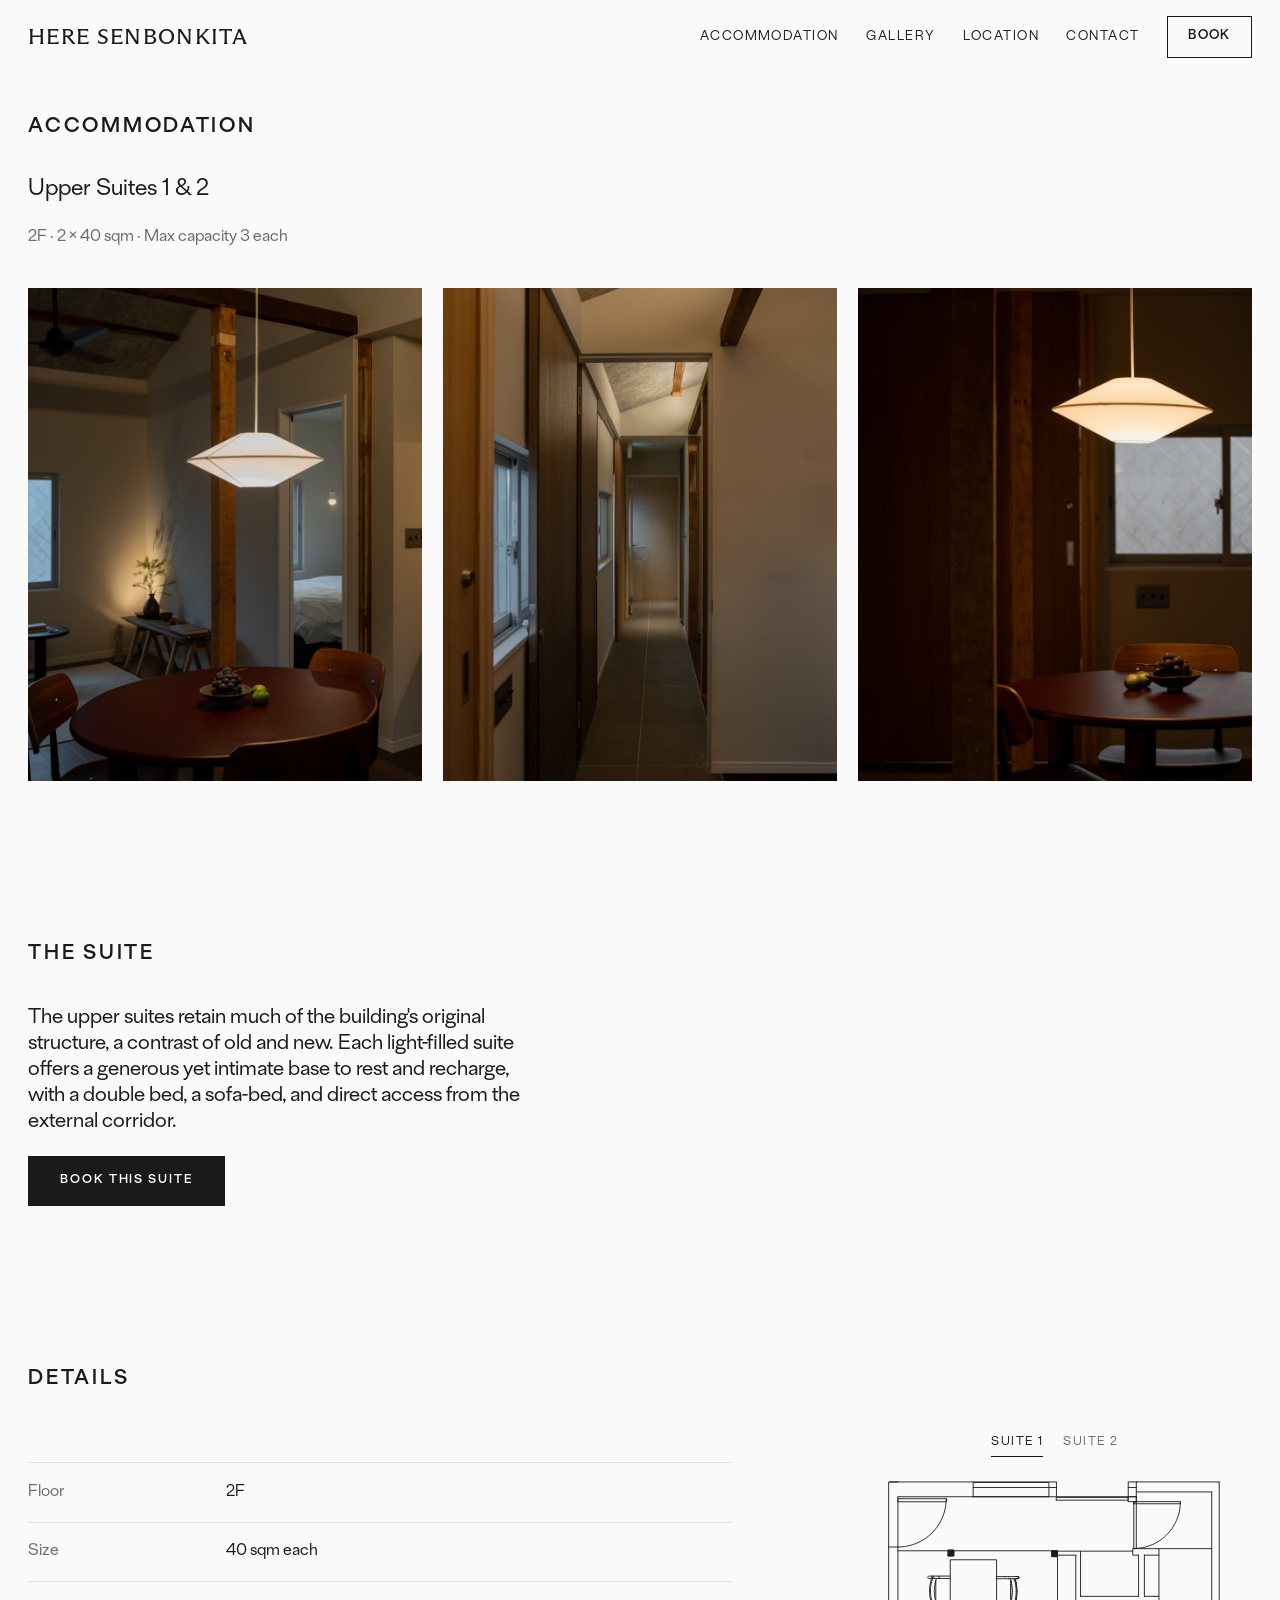
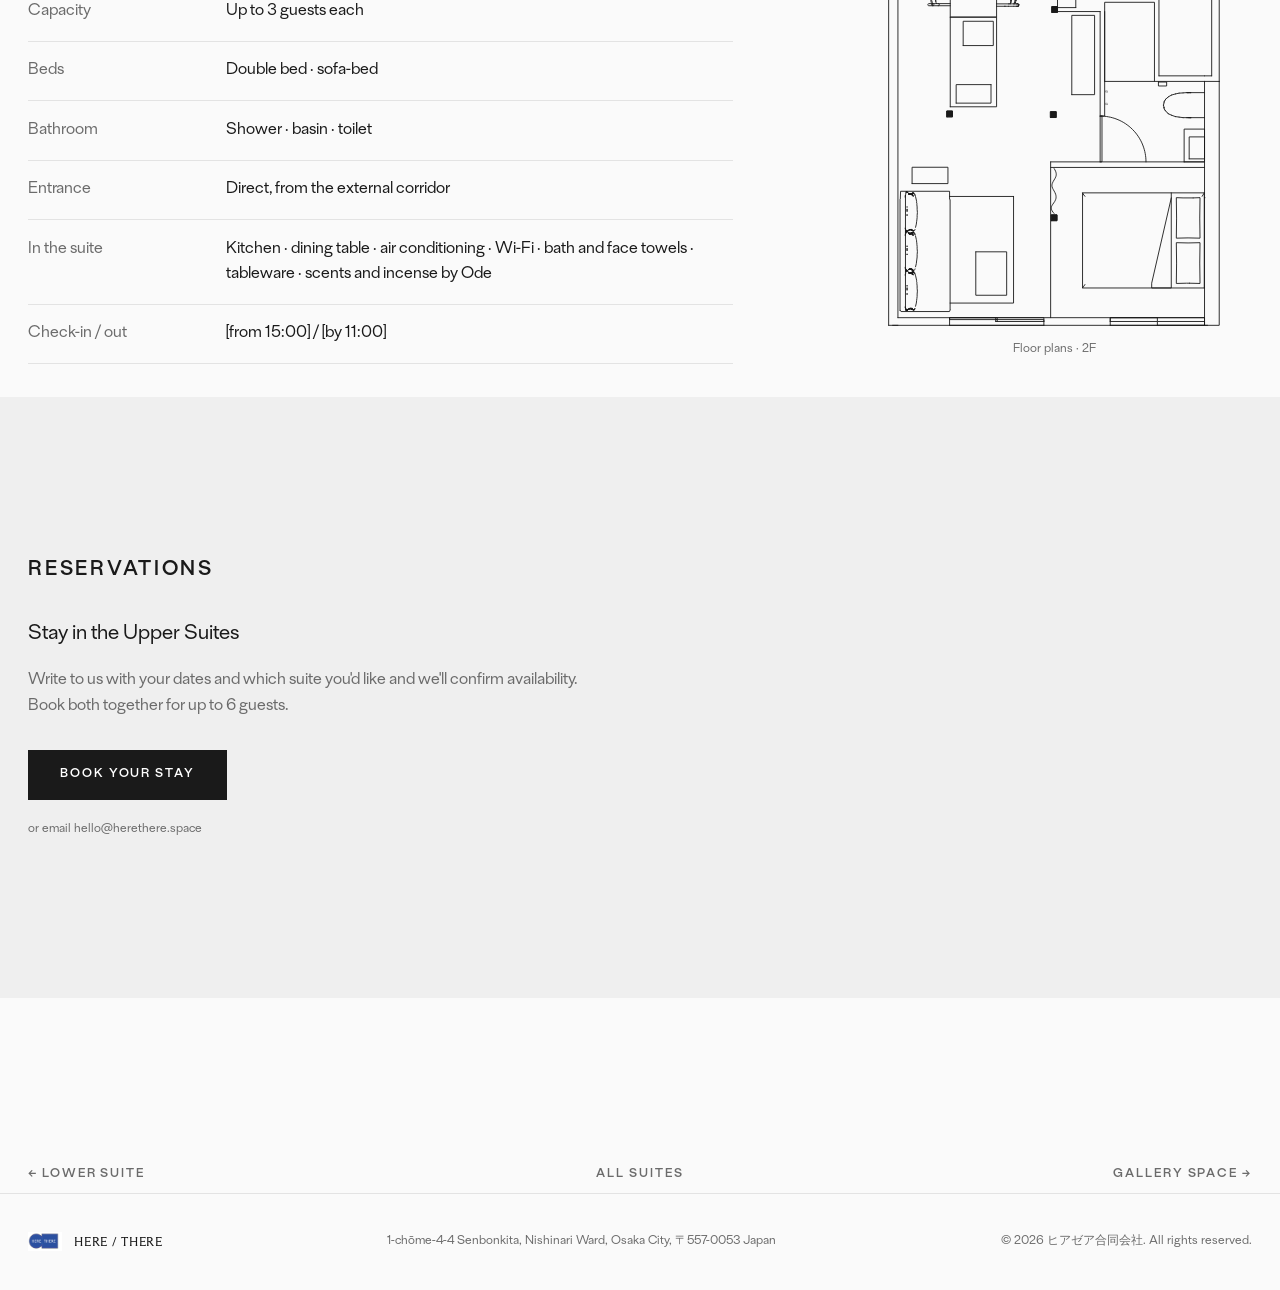
<file: suites/upper-suites.html>
<!DOCTYPE html>
<html lang="en">
<head>
<meta charset="UTF-8">
<meta name="viewport" content="width=device-width, initial-scale=1, viewport-fit=cover">
<title>Upper Suites 1 & 2 — HERE Senbonkita</title>
<meta name="description" content="Upper Suites 1 and 2 at HERE Senbonkita: two 40 sqm suites on the first floor, each with a double bed and a sofa-bed. Sleeps 3 each.">
<link rel="preconnect" href="https://fonts.googleapis.com">
<link rel="preconnect" href="https://fonts.gstatic.com" crossorigin>
<link rel="stylesheet" href="https://fonts.googleapis.com/css2?family=Murecho:wght@400;500&display=swap">
<link rel="stylesheet" href="../styles.css">
</head>
<body>

<header class="top">
  <div class="top-in">
    <a class="logotype" href="../index.html">HERE Senbonkita</a>
    <ul class="nav">
      <li class="keep"><a href="../index.html#stay">Accommodation</a></li>
      <li><a href="../index.html#gallery">Gallery</a></li>
      <li><a href="../index.html#area">Location</a></li>
      <li><a href="../index.html#contact">Contact</a></li>
      <li class="keep"><a class="btn" href="mailto:hello@herethere.space?subject=HERE%20Senbonkita%20%E2%80%94%20Upper%20Suites%20booking">Book</a></li>
    </ul>
  </div>
</header>

<main>
<section class="s-top">
  <div class="g">
    <a class="label c-lab quiet" href="../index.html#stay">Accommodation</a>
    <div class="c-main stack-v">
      <h1>Upper Suites 1 &amp; 2</h1>
      <p class="lead">2F · 2 × 40 sqm · Max capacity 3 each</p>
    </div>
  </div>
</section>

<!-- Photos: one <figure> per photo, on the grid from guide to guide. -->
<div class="g">
  <div class="gal trio c-wide">
<figure><img src="../images/upper-1-living.jpg" alt="A paper pendant over the round dining table, fruit on the table and the bedroom beyond"></figure>
<figure><img src="../images/upper-2-corridor.jpg" alt="The corridor, timber doors and a stone floor under the original beams"></figure>
<figure><img src="../images/upper-3-pendant.jpg" alt="A paper pendant lit over the dining table at dusk"></figure>
  </div>
</div>

<section class="sec">
  <div class="g">
    <span class="label c-lab">The suite</span>
    <div class="c-main stack-v">
      <p class="h2" style="line-height:1.3">The upper suites retain much of the building's original structure, a contrast of old and new. Each light-filled suite offers a generous yet intimate base to rest and recharge, with a double bed, a sofa-bed, and direct access from the external corridor.</p>
      <a class="btn btn-ink" href="mailto:hello@herethere.space?subject=HERE%20Senbonkita%20%E2%80%94%20Upper%20Suites%20booking">Book this suite</a>
    </div>
  </div>
</section>

<section class="sec">
  <div class="g">
    <span class="label c-lab">Details</span>
    <!-- Spec table (left) + floor plan (right), after K5. Plan: images/plan-upper-1.svg, vector, transparent, strokes in currentColor. -->
    <dl class="spec">
      <dt>Floor</dt><dd>2F</dd>
      <dt>Size</dt><dd>40 sqm each</dd>
      <dt>Capacity</dt><dd>Up to 3 guests each</dd>
      <dt>Beds</dt><dd>Double bed · sofa-bed</dd>
      <dt>Bathroom</dt><dd>Shower · basin · toilet</dd>
      <dt>Entrance</dt><dd>Direct, from the external corridor</dd>
      <!-- [CONFIRM] amenity list -->
      <dt>In the suite</dt><dd>Kitchen · dining table · air conditioning · Wi-Fi · bath and face towels · tableware · scents and incense by Ode</dd>
      <dt>Check-in / out</dt><dd>[from 15:00] / [by 11:00]</dd>
    </dl>
    <figure class="plan-fig">
      <div class="plan-tabs small" role="tablist" aria-label="Floor plans">
        <button type="button" role="tab" aria-selected="true" data-plan="1">Suite 1</button>
        <button type="button" role="tab" aria-selected="false" data-plan="2">Suite 2</button>
      </div>
      <!-- Both plans drawn at the same scale: Suite 2's box is 393/459 of Suite 1's width. -->
      <div class="plan-svg" data-plan="1"><svg xmlns="http://www.w3.org/2000/svg" viewBox="78.0 120.0 459.0 612.0" role="img" aria-label="Floor plan, Upper Suite 1">
<g> <path fill="currentColor" d="M 304.4 302.2 L 311.9 302.2 L 311.9 294.3 L 304.4 294.3 Z M 304.4 302.2 "/> <path fill="currentColor" d="M 162 443.8 L 169.5 443.8 L 169.5 435.9 L 162 435.9 Z M 162 443.8 "/> <path fill="currentColor" d="M 304.4 226.6 L 311.9 226.6 L 311.9 218.7 L 304.4 218.7 Z M 304.4 226.6 "/> <path fill="currentColor" d="M 302.6 444.7 L 310.1 444.7 L 310.1 436.8 L 302.6 436.8 Z M 302.6 444.7 "/> <path fill="currentColor" d="M 163.8 225.7 L 171.3 225.7 L 171.3 217.8 L 163.8 217.8 Z M 163.8 225.7 "/> <path fill="currentColor" d="M 303.6 584.6 L 311.2 584.6 L 311.2 576.7 L 303.6 576.7 Z M 303.6 584.6 "/> <path fill="none" d="M 468.1 2510.3 L 468.1 2508.8 " transform="matrix(0.239708, 0, 0, 0.239708, 0, 0.456599)"/> <path fill="none" d="M 590.3 1063.9 L 590.3 1066.9 " transform="matrix(0.239708, 0, 0, 0.239708, 0, 0.456599)"/> <path fill="none" d="M 471.1 2733.6 L 469.6 2733.6 " transform="matrix(0.239708, 0, 0, 0.239708, 0, 0.456599)"/> <path fill="none" d="M 466.6 2711.1 L 463.6 2711.1 L 465.1 2711.1 L 463.6 2711.1 L 462.2 2712.6 L 460.7 2712.6 L 459.2 2714.1 L 457.7 2715.6 L 456.2 2715.6 L 454.7 2717.1 L 456.2 2715.6 " transform="matrix(0.239708, 0, 0, 0.239708, 0, 0.456599)"/> <path fill="none" d="M 2173.1 577.5 L 2173.1 1617.7 " transform="matrix(0.239708, 0, 0, 0.239708, 0, 0.456599)"/> <path fill="none" d="M 480.1 2282.6 L 478.6 2282.6 " transform="matrix(0.239708, 0, 0, 0.239708, 0, 0.456599)"/> <path fill="none" d="M 1077.9 1210.7 L 1079.4 1212.2 " transform="matrix(0.239708, 0, 0, 0.239708, 0, 0.456599)"/> <path fill="none" d="M 450.2 2943.3 L 451.7 2941.8 " transform="matrix(0.239708, 0, 0, 0.239708, 0, 0.456599)"/> <path fill="none" d="M 463.6 2732.1 L 462.2 2732.1 " transform="matrix(0.239708, 0, 0, 0.239708, 0, 0.456599)"/> <path fill="none" d="M 484.6 2727.6 L 484.6 2729.1 " transform="matrix(0.239708, 0, 0, 0.239708, 0, 0.456599)"/> <path fill="none" d="M 472.6 2287.1 L 474.1 2288.6 " transform="matrix(0.239708, 0, 0, 0.239708, 0, 0.456599)"/> <path fill="none" d="M 474.1 2487.9 L 472.6 2487.9 " transform="matrix(0.239708, 0, 0, 0.239708, 0, 0.456599)"/> <path fill="none" d="M 1068.9 1068.4 L 1074.9 1068.4 " transform="matrix(0.239708, 0, 0, 0.239708, 0, 0.456599)"/> <path fill="none" d="M 469.6 2733.6 L 471.1 2733.6 " transform="matrix(0.239708, 0, 0, 0.239708, 0, 0.456599)"/> <path fill="none" d="M 474.1 2733.6 L 475.6 2733.6 " transform="matrix(0.239708, 0, 0, 0.239708, 0, 0.456599)"/> <path fill="none" d="M 448.7 2944.8 L 448.7 2943.3 " transform="matrix(0.239708, 0, 0, 0.239708, 0, 0.456599)"/> <path fill="none" d="M 1431.5 935 L 1431.5 912.5 L 1301.1 912.5 " transform="matrix(0.239708, 0, 0, 0.239708, 0, 0.456599)"/> <path fill="none" d="M 1301.1 912.5 L 1301.1 935 L 1404.5 935 " transform="matrix(0.239708, 0, 0, 0.239708, 0, 0.456599)"/> <path fill="none" d="M 481.6 2282.6 L 483.1 2282.6 " transform="matrix(0.239708, 0, 0, 0.239708, 0, 0.456599)"/> <path fill="none" d="M 824 552.5 L 1295.1 552.5 " transform="matrix(0.239708, 0, 0, 0.239708, 0, 0.456599)"/> <path fill="none" d="M 475.6 2733.6 L 474.1 2733.6 " transform="matrix(0.239708, 0, 0, 0.239708, 0, 0.456599)"/> <path fill="none" d="M 1036 1074.3 L 1033 1068.4 " transform="matrix(0.239708, 0, 0, 0.239708, 0, 0.456599)"/> <path fill="none" d="M 445.7 2944.8 L 445.7 2943.3 " transform="matrix(0.239708, 0, 0, 0.239708, 0, 0.456599)"/> <path fill="none" d="M 445.7 2276.6 L 444.2 2278.1 L 444.2 2279.6 " transform="matrix(0.239708, 0, 0, 0.239708, 0, 0.456599)"/> <path fill="none" d="M 480.1 2284.1 L 481.6 2284.1 " transform="matrix(0.239708, 0, 0, 0.239708, 0, 0.456599)"/> <path fill="none" d="M 484.6 2729.1 L 484.6 2727.6 " transform="matrix(0.239708, 0, 0, 0.239708, 0, 0.456599)"/> <path fill="none" d="M 1067.4 1210.7 L 1068.9 1210.7 " transform="matrix(0.239708, 0, 0, 0.239708, 0, 0.456599)"/> <path fill="none" d="M 444.2 2492.4 L 444.2 2493.9 " transform="matrix(0.239708, 0, 0, 0.239708, 0, 0.456599)"/> <path fill="none" d="M 463.6 2733.6 L 462.2 2733.6 " transform="matrix(0.239708, 0, 0, 0.239708, 0, 0.456599)"/> <path fill="none" d="M 478.6 2505.8 L 477.1 2505.8 " transform="matrix(0.239708, 0, 0, 0.239708, 0, 0.456599)"/> <path fill="none" d="M 469.6 2733.6 L 471.1 2733.6 " transform="matrix(0.239708, 0, 0, 0.239708, 0, 0.456599)"/> <path fill="none" d="M 1036 1204.7 L 1037.5 1200.2 " transform="matrix(0.239708, 0, 0, 0.239708, 0, 0.456599)"/> <path fill="none" d="M 441.2 2708.1 L 442.7 2711.1 " transform="matrix(0.239708, 0, 0, 0.239708, 0, 0.456599)"/> <path fill="none" d="M 477.1 2287.1 L 474.1 2287.1 L 477.1 2287.1 " transform="matrix(0.239708, 0, 0, 0.239708, 0, 0.456599)"/> <path fill="none" d="M 1041.9 1179.2 L 1043.4 1165.7 " transform="matrix(0.239708, 0, 0, 0.239708, 0, 0.456599)"/> <path fill="none" d="M 477.1 2714.1 L 478.6 2714.1 " transform="matrix(0.239708, 0, 0, 0.239708, 0, 0.456599)"/> <path fill="none" d="M 472.6 2711.1 L 474.1 2711.1 " transform="matrix(0.239708, 0, 0, 0.239708, 0, 0.456599)"/> <path fill="none" d="M 484.6 2516.3 L 484.6 2517.8 " transform="matrix(0.239708, 0, 0, 0.239708, 0, 0.456599)"/> <path fill="none" d="M 1068.9 1210.7 L 1074.9 1210.7 " transform="matrix(0.239708, 0, 0, 0.239708, 0, 0.456599)"/> <path fill="none" d="M 453.2 2499.9 L 451.7 2498.4 " transform="matrix(0.239708, 0, 0, 0.239708, 0, 0.456599)"/> <path fill="none" d="M 475.6 2935.8 L 475.6 2937.3 " transform="matrix(0.239708, 0, 0, 0.239708, 0, 0.456599)"/> <path fill="none" d="M 471.1 2287.1 L 469.6 2287.1 L 474.1 2287.1 " transform="matrix(0.239708, 0, 0, 0.239708, 0, 0.456599)"/> <path fill="none" d="M 477.1 2712.6 L 477.1 2714.1 L 475.6 2714.1 L 475.6 2712.6 L 474.1 2712.6 L 472.6 2711.1 L 472.6 2709.6 L 469.6 2709.6 L 469.6 2711.1 L 468.1 2711.1 L 474.1 2711.1 L 472.6 2711.1 " transform="matrix(0.239708, 0, 0, 0.239708, 0, 0.456599)"/> <path fill="none" d="M 472.6 2510.3 L 471.1 2510.3 " transform="matrix(0.239708, 0, 0, 0.239708, 0, 0.456599)"/> <path fill="none" d="M 459.2 2505.8 L 457.7 2504.3 " transform="matrix(0.239708, 0, 0, 0.239708, 0, 0.456599)"/> <path fill="none" d="M 1041.9 1099.8 L 1039 1087.8 " transform="matrix(0.239708, 0, 0, 0.239708, 0, 0.456599)"/> <path fill="none" d="M 465.1 2934.3 L 466.6 2934.3 " transform="matrix(0.239708, 0, 0, 0.239708, 0, 0.456599)"/> <path fill="none" d="M 478.6 2284.1 L 477.1 2284.1 " transform="matrix(0.239708, 0, 0, 0.239708, 0, 0.456599)"/> <path fill="none" d="M 475.6 2733.6 L 477.1 2735.1 " transform="matrix(0.239708, 0, 0, 0.239708, 0, 0.456599)"/> <path fill="none" d="M 474.1 2508.8 L 472.6 2508.8 " transform="matrix(0.239708, 0, 0, 0.239708, 0, 0.456599)"/> <path fill="none" d="M 1266.7 2436.9 L 1298.1 2436.9 L 1298.1 2404 L 1266.7 2404 L 1266.7 2436.9 " transform="matrix(0.239708, 0, 0, 0.239708, 0, 0.456599)"/> <path fill="none" d="M 474.1 2285.6 L 472.6 2285.6 " transform="matrix(0.239708, 0, 0, 0.239708, 0, 0.456599)"/> <path fill="none" d="M 445.7 2499.9 L 444.2 2499.9 " transform="matrix(0.239708, 0, 0, 0.239708, 0, 0.456599)"/> <path fill="none" d="M 480.1 2714.1 L 481.6 2714.1 " transform="matrix(0.239708, 0, 0, 0.239708, 0, 0.456599)"/> <path fill="none" d="M 484.6 2504.3 L 483.1 2504.3 " transform="matrix(0.239708, 0, 0, 0.239708, 0, 0.456599)"/> <path fill="none" d="M 454.7 2501.4 L 453.2 2499.9 " transform="matrix(0.239708, 0, 0, 0.239708, 0, 0.456599)"/> <path fill="none" d="M 454.7 2940.3 L 456.2 2938.8 " transform="matrix(0.239708, 0, 0, 0.239708, 0, 0.456599)"/> <path fill="none" d="M 478.6 2937.3 L 480.1 2937.3 " transform="matrix(0.239708, 0, 0, 0.239708, 0, 0.456599)"/> <path fill="none" d="M 1067.4 1224.2 L 1068.9 1224.2 " transform="matrix(0.239708, 0, 0, 0.239708, 0, 0.456599)"/> <path fill="none" d="M 477.1 2735.1 L 478.6 2736.6 " transform="matrix(0.239708, 0, 0, 0.239708, 0, 0.456599)"/> <path fill="none" d="M 444.2 2715.6 L 444.2 2717.1 " transform="matrix(0.239708, 0, 0, 0.239708, 0, 0.456599)"/> <path fill="none" d="M 481.6 2937.3 L 480.1 2937.3 " transform="matrix(0.239708, 0, 0, 0.239708, 0, 0.456599)"/> <path fill="none" d="M 462.2 2732.1 L 460.7 2730.6 " transform="matrix(0.239708, 0, 0, 0.239708, 0, 0.456599)"/> <path fill="none" d="M 442.7 2935.8 L 442.7 2934.3 " transform="matrix(0.239708, 0, 0, 0.239708, 0, 0.456599)"/> <path fill="none" d="M 471.1 2733.6 L 469.6 2733.6 " transform="matrix(0.239708, 0, 0, 0.239708, 0, 0.456599)"/> <path fill="none" d="M 465.1 2288.6 L 463.6 2288.6 " transform="matrix(0.239708, 0, 0, 0.239708, 0, 0.456599)"/> <path fill="none" d="M 444.2 2938.8 L 444.2 2940.3 " transform="matrix(0.239708, 0, 0, 0.239708, 0, 0.456599)"/> <path fill="none" d="M 1082.4 1218.2 L 1080.9 1219.7 " transform="matrix(0.239708, 0, 0, 0.239708, 0, 0.456599)"/> <path fill="none" d="M 2132.6 1617.7 L 1874.9 1617.7 " transform="matrix(0.239708, 0, 0, 0.239708, 0, 0.456599)"/> <path fill="none" d="M 477.1 2937.3 L 478.6 2937.3 " transform="matrix(0.239708, 0, 0, 0.239708, 0, 0.456599)"/> <path fill="none" d="M 469.6 2287.1 L 471.1 2287.1 " transform="matrix(0.239708, 0, 0, 0.239708, 0, 0.456599)"/> <path fill="none" d="M 480.1 2727.6 L 480.1 2729.1 " transform="matrix(0.239708, 0, 0, 0.239708, 0, 0.456599)"/> <path fill="none" d="M 1033 1210.7 L 1053.9 1210.7 " transform="matrix(0.239708, 0, 0, 0.239708, 0, 0.456599)"/> <path fill="none" d="M 471.1 2510.3 L 471.1 2508.8 " transform="matrix(0.239708, 0, 0, 0.239708, 0, 0.456599)"/> <path fill="none" d="M 1082.4 1060.9 L 1080.9 1059.4 " transform="matrix(0.239708, 0, 0, 0.239708, 0, 0.456599)"/> <path fill="none" d="M 441.2 2483.4 L 441.2 2486.4 L 442.7 2487.9 " transform="matrix(0.239708, 0, 0, 0.239708, 0, 0.456599)"/> <path fill="none" d="M 442.7 2934.3 L 441.2 2931.3 " transform="matrix(0.239708, 0, 0, 0.239708, 0, 0.456599)"/> <path fill="none" d="M 478.6 2489.4 L 478.6 2490.9 " transform="matrix(0.239708, 0, 0, 0.239708, 0, 0.456599)"/> <path fill="none" d="M 483.1 2281.1 L 481.6 2281.1 " transform="matrix(0.239708, 0, 0, 0.239708, 0, 0.456599)"/> <path fill="none" d="M 441.2 2514.8 L 441.2 2516.3 " transform="matrix(0.239708, 0, 0, 0.239708, 0, 0.456599)"/> <path fill="none" d="M 480.1 2729.1 L 478.6 2729.1 " transform="matrix(0.239708, 0, 0, 0.239708, 0, 0.456599)"/> <path fill="none" d="M 690.6 2996.3 L 960.2 2996.3 L 960.2 2985.5 L 690.6 2985.5 L 690.6 2996.3 " transform="matrix(0.239708, 0, 0, 0.239708, 0, 0.456599)"/> <path fill="none" d="M 465.1 2287.1 L 466.6 2287.1 " transform="matrix(0.239708, 0, 0, 0.239708, 0, 0.456599)"/> <path fill="none" d="M 489.1 2507.3 L 487.6 2505.8 " transform="matrix(0.239708, 0, 0, 0.239708, 0, 0.456599)"/> <path fill="none" d="M 1909.4 1812.2 L 1913.9 1818.2 " transform="matrix(0.239708, 0, 0, 0.239708, 0, 0.456599)"/> <path fill="none" d="M 447.2 2944.8 L 445.7 2944.8 " transform="matrix(0.239708, 0, 0, 0.239708, 0, 0.456599)"/> <path fill="none" d="M 480.1 2741.1 L 481.6 2741.1 " transform="matrix(0.239708, 0, 0, 0.239708, 0, 0.456599)"/> <path fill="none" d="M 481.6 2493.9 L 480.1 2493.9 L 480.1 2492.4 L 477.1 2492.4 L 477.1 2490.9 L 478.6 2492.4 L 480.1 2493.9 L 480.1 2492.4 L 478.6 2492.4 L 477.1 2490.9 L 480.1 2490.9 " transform="matrix(0.239708, 0, 0, 0.239708, 0, 0.456599)"/> <path fill="none" d="M 450.2 2496.9 L 451.7 2496.9 " transform="matrix(0.239708, 0, 0, 0.239708, 0, 0.456599)"/> <path fill="none" d="M 594.7 1209.2 L 593.3 1203.2 L 588.8 1189.7 L 585.8 1177.7 L 584.3 1164.2 L 582.8 1150.7 L 582.8 1125.3 L 584.3 1111.8 L 585.8 1098.3 L 588.8 1086.3 L 593.3 1072.8 L 594.7 1066.9 L 593.3 1066.9 L 590.3 1063.9 L 590.3 1062.4 L 588.8 1060.9 L 590.3 1057.9 L 590.3 1056.4 L 591.8 1056.4 L 591.8 1054.9 L 593.3 1053.4 L 596.2 1053.4 L 572.3 1053.4 L 570.8 1054.9 L 567.8 1057.9 L 567.8 1062.4 L 569.3 1063.9 L 569.3 1065.4 L 570.8 1065.4 L 572.3 1066.9 L 590.3 1066.9 L 587.3 1072.8 L 584.3 1084.8 L 581.3 1098.3 L 578.3 1111.8 L 578.3 1125.3 L 576.8 1137.3 L 578.3 1150.7 L 578.3 1164.2 L 584.3 1191.2 L 587.3 1203.2 L 590.3 1209.2 L 572.3 1209.2 L 570.8 1210.7 L 569.3 1210.7 L 569.3 1212.2 L 567.8 1213.7 L 567.8 1216.7 L 569.3 1218.2 L 569.3 1219.7 L 570.8 1221.2 L 629.2 1221.2 L 632.2 1218.2 L 632.2 1212.2 L 630.7 1210.7 L 629.2 1210.7 L 627.7 1209.2 L 593.3 1209.2 L 591.8 1210.7 L 590.3 1212.2 L 590.3 1213.7 L 588.8 1215.2 L 590.3 1216.7 L 590.3 1218.2 L 591.8 1219.7 L 591.8 1221.2 L 599.2 1221.2 L 599.2 1219.7 L 600.7 1218.2 L 600.7 1216.7 L 602.2 1215.2 L 600.7 1213.7 L 600.7 1212.2 L 599.2 1210.7 L 597.7 1209.2 L 596.2 1209.2 " transform="matrix(0.239708, 0, 0, 0.239708, 0, 0.456599)"/> <path fill="none" d="M 495.1 2486.4 L 493.6 2489.4 L 493.6 2490.9 L 489.1 2495.4 L 483.1 2495.4 L 481.6 2493.9 L 484.6 2493.9 L 486.1 2495.4 L 487.6 2495.4 " transform="matrix(0.239708, 0, 0, 0.239708, 0, 0.456599)"/> <path fill="none" d="M 465.1 2732.1 L 463.6 2732.1 " transform="matrix(0.239708, 0, 0, 0.239708, 0, 0.456599)"/> <path fill="none" d="M 463.6 2934.3 L 465.1 2934.3 " transform="matrix(0.239708, 0, 0, 0.239708, 0, 0.456599)"/> <path fill="none" d="M 1036 1140.3 L 1036 1153.7 " transform="matrix(0.239708, 0, 0, 0.239708, 0, 0.456599)"/> <path fill="none" d="M 450.2 2407 L 450.2 2401 L 450.2 2407 " transform="matrix(0.239708, 0, 0, 0.239708, 0, 0.456599)"/> <path fill="none" d="M 468.1 2508.8 L 468.1 2510.3 " transform="matrix(0.239708, 0, 0, 0.239708, 0, 0.456599)"/> <path fill="none" d="M 472.6 2508.8 L 474.1 2508.8 " transform="matrix(0.239708, 0, 0, 0.239708, 0, 0.456599)"/> <path fill="none" d="M 1068.9 1224.2 L 1074.9 1224.2 " transform="matrix(0.239708, 0, 0, 0.239708, 0, 0.456599)"/> <path fill="none" d="M 444.2 2499.9 L 445.7 2498.4 L 445.7 2496.9 " transform="matrix(0.239708, 0, 0, 0.239708, 0, 0.456599)"/> <path fill="none" d="M 960.2 2996.3 L 960.2 3007.1 " transform="matrix(0.239708, 0, 0, 0.239708, 0, 0.456599)"/> <path fill="none" d="M 463.6 2733.6 L 462.2 2733.6 " transform="matrix(0.239708, 0, 0, 0.239708, 0, 0.456599)"/> <path fill="none" d="M 444.2 2501.4 L 444.2 2499.9 " transform="matrix(0.239708, 0, 0, 0.239708, 0, 0.456599)"/> <path fill="none" d="M 478.6 2505.8 L 477.1 2505.8 " transform="matrix(0.239708, 0, 0, 0.239708, 0, 0.456599)"/> <path fill="none" d="M 478.6 2732.1 L 477.1 2732.1 " transform="matrix(0.239708, 0, 0, 0.239708, 0, 0.456599)"/> <path fill="none" d="M 442.7 2712.6 L 444.2 2714.1 " transform="matrix(0.239708, 0, 0, 0.239708, 0, 0.456599)"/> <path fill="none" d="M 466.6 2287.1 L 468.1 2287.1 " transform="matrix(0.239708, 0, 0, 0.239708, 0, 0.456599)"/> <path fill="none" d="M 480.1 2517.8 L 481.6 2517.8 " transform="matrix(0.239708, 0, 0, 0.239708, 0, 0.456599)"/> <path fill="none" d="M 477.1 2711.1 L 475.6 2711.1 " transform="matrix(0.239708, 0, 0, 0.239708, 0, 0.456599)"/> <path fill="none" d="M 469.6 2934.3 L 474.1 2934.3 L 472.6 2934.3 L 474.1 2934.3 L 474.1 2935.8 " transform="matrix(0.239708, 0, 0, 0.239708, 0, 0.456599)"/> <path fill="none" d="M 477.1 2284.1 L 478.6 2284.1 " transform="matrix(0.239708, 0, 0, 0.239708, 0, 0.456599)"/> <path fill="none" d="M 1043.4 1165.7 L 1044.9 1152.2 " transform="matrix(0.239708, 0, 0, 0.239708, 0, 0.456599)"/> <path fill="none" d="M 469.6 2934.3 L 471.1 2934.3 " transform="matrix(0.239708, 0, 0, 0.239708, 0, 0.456599)"/> <path fill="none" d="M 477.1 2487.9 L 475.6 2487.9 L 477.1 2489.4 " transform="matrix(0.239708, 0, 0, 0.239708, 0, 0.456599)"/> <path fill="none" d="M 474.1 2712.6 L 474.1 2711.1 L 466.6 2711.1 L 468.1 2711.1 L 469.6 2709.6 L 471.1 2711.1 L 469.6 2711.1 L 472.6 2711.1 L 472.6 2709.6 L 471.1 2709.6 L 472.6 2709.6 L 472.6 2711.1 L 472.6 2709.6 L 474.1 2708.1 " transform="matrix(0.239708, 0, 0, 0.239708, 0, 0.456599)"/> <path fill="none" d="M 478.6 2937.3 L 477.1 2937.3 " transform="matrix(0.239708, 0, 0, 0.239708, 0, 0.456599)"/> <path fill="none" d="M 1269.7 1258.6 L 1301.1 1258.6 L 1301.1 1225.7 L 1269.7 1225.7 L 1269.7 1258.6 " transform="matrix(0.239708, 0, 0, 0.239708, 0, 0.456599)"/> <path fill="none" d="M 1746.8 521 L 1701.1 521 " transform="matrix(0.239708, 0, 0, 0.239708, 0, 0.456599)"/> <path fill="none" d="M 463.6 2732.1 L 463.6 2733.6 " transform="matrix(0.239708, 0, 0, 0.239708, 0, 0.456599)"/> <path fill="none" d="M 2215.8 1649.2 L 2215.8 521 " transform="matrix(0.239708, 0, 0, 0.239708, 0, 0.456599)"/> <path fill="none" d="M 480.1 2937.3 L 481.6 2937.3 " transform="matrix(0.239708, 0, 0, 0.239708, 0, 0.456599)"/> <path fill="none" d="M 441.2 2928.3 L 441.2 2929.8 " transform="matrix(0.239708, 0, 0, 0.239708, 0, 0.456599)"/> <path fill="none" d="M 463.6 2934.3 L 465.1 2934.3 " transform="matrix(0.239708, 0, 0, 0.239708, 0, 0.456599)"/> <path fill="none" d="M 1404.5 935 L 1404.5 1231.7 " transform="matrix(0.239708, 0, 0, 0.239708, 0, 0.456599)"/> <path fill="none" d="M 454.7 2495.4 L 454.7 2493.9 L 456.2 2493.9 " transform="matrix(0.239708, 0, 0, 0.239708, 0, 0.456599)"/> <path fill="none" d="M 478.6 2490.9 L 478.6 2489.4 " transform="matrix(0.239708, 0, 0, 0.239708, 0, 0.456599)"/> <path fill="none" d="M 441.2 2514.8 L 441.2 2483.4 " transform="matrix(0.239708, 0, 0, 0.239708, 0, 0.456599)"/> <path fill="none" d="M 484.6 2739.6 L 484.6 2741.1 " transform="matrix(0.239708, 0, 0, 0.239708, 0, 0.456599)"/> <path fill="none" d="M 1064.4 1179.2 L 1061.4 1191.2 " transform="matrix(0.239708, 0, 0, 0.239708, 0, 0.456599)"/> <path fill="none" d="M 466.6 2934.3 L 465.1 2934.3 " transform="matrix(0.239708, 0, 0, 0.239708, 0, 0.456599)"/> <path fill="none" d="M 471.1 2510.3 L 472.6 2510.3 " transform="matrix(0.239708, 0, 0, 0.239708, 0, 0.456599)"/> <path fill="none" d="M 460.7 2935.8 L 462.2 2935.8 " transform="matrix(0.239708, 0, 0, 0.239708, 0, 0.456599)"/> <path fill="none" d="M 471.1 2510.3 L 472.6 2510.3 " transform="matrix(0.239708, 0, 0, 0.239708, 0, 0.456599)"/> <path fill="none" d="M 1070.4 1113.3 L 1068.9 1099.8 " transform="matrix(0.239708, 0, 0, 0.239708, 0, 0.456599)"/> <path fill="none" d="M 484.6 2281.1 L 487.6 2281.1 L 484.6 2281.1 L 490.6 2281.1 L 492.1 2282.6 L 492.1 2284.1 L 493.6 2285.6 L 495.1 2288.6 L 495.1 2291.6 L 496.6 2294.6 " transform="matrix(0.239708, 0, 0, 0.239708, 0, 0.456599)"/> <path fill="none" d="M 1053.9 1210.7 L 1055.4 1210.7 " transform="matrix(0.239708, 0, 0, 0.239708, 0, 0.456599)"/> <path fill="none" d="M 475.6 2935.8 L 474.1 2934.3 L 475.6 2934.3 " transform="matrix(0.239708, 0, 0, 0.239708, 0, 0.456599)"/> <path fill="none" d="M 1077.9 1222.7 L 1079.4 1221.2 " transform="matrix(0.239708, 0, 0, 0.239708, 0, 0.456599)"/> <path fill="none" d="M 469.6 2510.3 L 471.1 2510.3 " transform="matrix(0.239708, 0, 0, 0.239708, 0, 0.456599)"/> <path fill="none" d="M 472.6 2934.3 L 474.1 2934.3 " transform="matrix(0.239708, 0, 0, 0.239708, 0, 0.456599)"/> <path fill="none" d="M 474.1 2733.6 L 475.6 2733.6 " transform="matrix(0.239708, 0, 0, 0.239708, 0, 0.456599)"/> <path fill="none" d="M 457.7 2714.1 L 457.7 2715.6 L 456.2 2715.6 L 454.7 2717.1 L 453.2 2718.6 L 451.7 2718.6 L 450.2 2720.1 L 450.2 2721.6 L 451.7 2721.6 L 453.2 2723.1 L 454.7 2724.6 L 460.7 2730.6 L 459.2 2730.6 L 459.2 2729.1 L 459.2 2730.6 L 460.7 2730.6 L 459.2 2730.6 L 460.7 2732.1 " transform="matrix(0.239708, 0, 0, 0.239708, 0, 0.456599)"/> <path fill="none" d="M 1874.9 935 L 1874.9 1168 " transform="matrix(0.239708, 0, 0, 0.239708, 0, 0.456599)"/> <path fill="none" d="M 463.6 2285.6 L 465.1 2287.1 " transform="matrix(0.239708, 0, 0, 0.239708, 0, 0.456599)"/> <path fill="none" d="M 477.1 2729.1 L 477.1 2730.6 " transform="matrix(0.239708, 0, 0, 0.239708, 0, 0.456599)"/> <path fill="none" d="M 767.6 1446.5 L 938 1446.5 L 938 1309 L 767.6 1309 L 767.6 1446.5 " transform="matrix(0.239708, 0, 0, 0.239708, 0, 0.456599)"/> <path fill="none" d="M 478.6 2714.1 L 480.1 2714.1 " transform="matrix(0.239708, 0, 0, 0.239708, 0, 0.456599)"/> <path fill="none" d="M 472.6 2510.3 L 471.1 2510.3 " transform="matrix(0.239708, 0, 0, 0.239708, 0, 0.456599)"/> <path fill="none" d="M 462.2 2733.6 L 463.6 2733.6 " transform="matrix(0.239708, 0, 0, 0.239708, 0, 0.456599)"/> <path fill="none" d="M 450.2 2853.4 L 450.2 2847.4 L 450.2 2853.4 " transform="matrix(0.239708, 0, 0, 0.239708, 0, 0.456599)"/> <path fill="none" d="M 2134.1 2306.6 L 2132.6 2306.6 " transform="matrix(0.239708, 0, 0, 0.239708, 0, 0.456599)"/> <path fill="none" d="M 439.7 2296.1 L 439.7 2299.1 " transform="matrix(0.239708, 0, 0, 0.239708, 0, 0.456599)"/> <path fill="none" d="M 1262.2 2135.8 L 1262.2 2985.5 " transform="matrix(0.239708, 0, 0, 0.239708, 0, 0.456599)"/> <path fill="none" d="M 2037.5 1712.6 L 2040.5 1712.6 " transform="matrix(0.239708, 0, 0, 0.239708, 0, 0.456599)"/> <path fill="none" d="M 450.2 2498.4 L 450.2 2496.9 " transform="matrix(0.239708, 0, 0, 0.239708, 0, 0.456599)"/> <path fill="none" d="M 471.1 2287.1 L 472.6 2287.1 " transform="matrix(0.239708, 0, 0, 0.239708, 0, 0.456599)"/> <path fill="none" d="M 483.1 2505.8 L 483.1 2504.3 L 481.6 2504.3 L 484.6 2504.3 L 484.6 2502.8 " transform="matrix(0.239708, 0, 0, 0.239708, 0, 0.456599)"/> <path fill="none" d="M 626.2 1066.9 L 617.2 1066.9 L 615.7 1071.4 L 614.2 1072.8 L 612.7 1077.3 L 611.2 1086.3 L 608.2 1098.3 L 605.2 1111.8 L 605.2 1125.3 L 603.7 1137.3 L 605.2 1150.7 L 605.2 1164.2 L 608.2 1177.7 L 611.2 1189.7 L 612.7 1197.2 L 612.7 1077.3 " transform="matrix(0.239708, 0, 0, 0.239708, 0, 0.456599)"/> <path fill="none" d="M 471.1 2733.6 L 471.1 2732.1 L 471.1 2733.6 L 472.6 2733.6 L 468.1 2733.6 L 469.6 2733.6 L 468.1 2733.6 L 468.1 2732.1 L 468.1 2733.6 L 468.1 2732.1 " transform="matrix(0.239708, 0, 0, 0.239708, 0, 0.456599)"/> <path fill="none" d="M 1746.8 633.9 L 1746.8 521 " transform="matrix(0.239708, 0, 0, 0.239708, 0, 0.456599)"/> <path fill="none" d="M 465.1 2511.8 L 463.6 2511.8 " transform="matrix(0.239708, 0, 0, 0.239708, 0, 0.456599)"/> <path fill="none" d="M 471.1 2510.3 L 469.6 2508.8 " transform="matrix(0.239708, 0, 0, 0.239708, 0, 0.456599)"/> <path fill="none" d="M 445.7 2944.8 L 444.2 2943.3 " transform="matrix(0.239708, 0, 0, 0.239708, 0, 0.456599)"/> <path fill="none" d="M 1024 1068.4 L 1033 1068.4 " transform="matrix(0.239708, 0, 0, 0.239708, 0, 0.456599)"/> <path fill="none" d="M 465.1 2934.3 L 463.6 2934.3 " transform="matrix(0.239708, 0, 0, 0.239708, 0, 0.456599)"/> <path fill="none" d="M 466.6 2287.1 L 468.1 2287.1 " transform="matrix(0.239708, 0, 0, 0.239708, 0, 0.456599)"/> <path fill="none" d="M 462.2 2510.3 L 463.6 2510.3 " transform="matrix(0.239708, 0, 0, 0.239708, 0, 0.456599)"/> <path fill="none" d="M 1065.9 1086.3 L 1062.9 1074.3 " transform="matrix(0.239708, 0, 0, 0.239708, 0, 0.456599)"/> <path fill="none" d="M 1079.4 1057.9 L 1079.4 1056.4 " transform="matrix(0.239708, 0, 0, 0.239708, 0, 0.456599)"/> <path fill="none" d="M 451.7 2941.8 L 451.7 2943.3 " transform="matrix(0.239708, 0, 0, 0.239708, 0, 0.456599)"/> <path fill="none" d="M 2040.5 1712.6 L 2048 1712.6 " transform="matrix(0.239708, 0, 0, 0.239708, 0, 0.456599)"/> <path fill="none" d="M 475.6 2934.3 L 477.1 2934.3 " transform="matrix(0.239708, 0, 0, 0.239708, 0, 0.456599)"/> <path fill="none" d="M 468.1 2508.8 L 468.1 2510.3 " transform="matrix(0.239708, 0, 0, 0.239708, 0, 0.456599)"/> <path fill="none" d="M 450.2 2804 L 450.2 2808.5 L 450.2 2804 " transform="matrix(0.239708, 0, 0, 0.239708, 0, 0.456599)"/> <path fill="none" d="M 442.7 2487.9 L 442.7 2489.4 L 444.2 2492.4 " transform="matrix(0.239708, 0, 0, 0.239708, 0, 0.456599)"/> <path fill="none" d="M 477.1 2730.6 L 478.6 2729.1 " transform="matrix(0.239708, 0, 0, 0.239708, 0, 0.456599)"/> <path fill="none" d="M 1065.9 1192.7 L 1067.4 1189.7 " transform="matrix(0.239708, 0, 0, 0.239708, 0, 0.456599)"/> <path fill="none" d="M 483.1 2727.6 L 481.6 2727.6 " transform="matrix(0.239708, 0, 0, 0.239708, 0, 0.456599)"/> <path fill="none" d="M 465.1 2508.8 L 465.1 2510.3 " transform="matrix(0.239708, 0, 0, 0.239708, 0, 0.456599)"/> <path fill="none" d="M 445.7 2721.6 L 445.7 2720.1 " transform="matrix(0.239708, 0, 0, 0.239708, 0, 0.456599)"/> <path fill="none" d="M 483.1 2493.9 L 484.6 2493.9 " transform="matrix(0.239708, 0, 0, 0.239708, 0, 0.456599)"/> <path fill="none" d="M 471.1 2287.1 L 469.6 2287.1 " transform="matrix(0.239708, 0, 0, 0.239708, 0, 0.456599)"/> <path fill="none" d="M 465.1 2510.3 L 465.1 2508.8 " transform="matrix(0.239708, 0, 0, 0.239708, 0, 0.456599)"/> <path fill="none" d="M 463.6 2508.8 L 462.2 2507.3 " transform="matrix(0.239708, 0, 0, 0.239708, 0, 0.456599)"/> <path fill="none" d="M 1024 1210.7 L 1033 1210.7 " transform="matrix(0.239708, 0, 0, 0.239708, 0, 0.456599)"/> <path fill="none" d="M 1542.3 1845.1 L 1553.9 1845.4 L 1565.6 1846.2 L 1577.5 1847.6 L 1589.5 1849.5 L 1601.6 1852 L 1613.6 1855.2 L 1625.7 1858.9 L 1637.7 1863.4 L 1649.6 1868.4 L 1661.4 1874.1 L 1672.9 1880.4 L 1684.2 1887.4 L 1695.1 1895 L 1705.7 1903.1 L 1715.9 1911.8 L 1725.6 1921.1 L 1734.8 1930.8 L 1743.6 1941 L 1751.7 1951.6 L 1759.3 1962.5 L 1766.2 1973.8 L 1772.6 1985.3 L 1778.3 1997 L 1783.3 2008.9 L 1787.7 2020.9 L 1791.5 2033 L 1794.7 2045.1 L 1797.2 2057.2 L 1799.1 2069.2 L 1800.5 2081 L 1801.3 2092.8 L 1801.5 2104.3 " transform="matrix(0.239708, 0, 0, 0.239708, 0, 0.456599)"/> <path fill="none" d="M 441.2 2931.3 L 441.2 2929.8 " transform="matrix(0.239708, 0, 0, 0.239708, 0, 0.456599)"/> <path fill="none" d="M 444.2 2501.4 L 444.2 2502.8 " transform="matrix(0.239708, 0, 0, 0.239708, 0, 0.456599)"/> <path fill="none" d="M 2132.6 2306.6 L 2134.1 2306.6 " transform="matrix(0.239708, 0, 0, 0.239708, 0, 0.456599)"/> <path fill="none" d="M 465.1 2287.1 L 463.6 2285.6 " transform="matrix(0.239708, 0, 0, 0.239708, 0, 0.456599)"/> <path fill="none" d="M 481.6 2281.1 L 481.6 2282.6 " transform="matrix(0.239708, 0, 0, 0.239708, 0, 0.456599)"/> <path fill="none" d="M 472.6 2932.8 L 472.6 2934.3 " transform="matrix(0.239708, 0, 0, 0.239708, 0, 0.456599)"/> <path fill="none" d="M 471.1 2508.8 L 471.1 2510.3 " transform="matrix(0.239708, 0, 0, 0.239708, 0, 0.456599)"/> <path fill="none" d="M 486.1 2744.1 L 484.6 2741.1 L 484.6 2739.6 L 483.1 2739.6 L 483.1 2738.1 L 481.6 2736.6 L 480.1 2735.1 L 478.6 2733.6 L 477.1 2733.6 L 480.1 2735.1 " transform="matrix(0.239708, 0, 0, 0.239708, 0, 0.456599)"/> <path fill="none" d="M 444.2 2502.8 L 442.7 2505.8 " transform="matrix(0.239708, 0, 0, 0.239708, 0, 0.456599)"/> <path fill="none" d="M 463.6 2732.1 L 462.2 2732.1 " transform="matrix(0.239708, 0, 0, 0.239708, 0, 0.456599)"/> <path fill="none" d="M 477.1 2937.3 L 478.6 2937.3 " transform="matrix(0.239708, 0, 0, 0.239708, 0, 0.456599)"/> <path fill="none" d="M 469.6 2287.1 L 471.1 2288.6 " transform="matrix(0.239708, 0, 0, 0.239708, 0, 0.456599)"/> <path fill="none" d="M 1062.9 1074.3 L 1059.9 1068.4 " transform="matrix(0.239708, 0, 0, 0.239708, 0, 0.456599)"/> <path fill="none" d="M 442.7 2505.8 L 442.7 2508.8 " transform="matrix(0.239708, 0, 0, 0.239708, 0, 0.456599)"/> <path fill="none" d="M 1037.5 1192.7 L 1037.5 1200.2 " transform="matrix(0.239708, 0, 0, 0.239708, 0, 0.456599)"/> <path fill="none" d="M 462.2 2712.6 L 460.7 2712.6 " transform="matrix(0.239708, 0, 0, 0.239708, 0, 0.456599)"/> <path fill="none" d="M 483.1 2717.1 L 480.1 2717.1 L 480.1 2715.6 L 478.6 2715.6 L 480.1 2715.6 L 478.6 2715.6 L 478.6 2712.6 " transform="matrix(0.239708, 0, 0, 0.239708, 0, 0.456599)"/> <path fill="none" d="M 1701.1 524.5 L 1701.1 604.7 " transform="matrix(0.239708, 0, 0, 0.239708, 0, 0.456599)"/> <path fill="none" d="M 2047.2 2790.5 L 2107.2 2792 L 2107.2 2790.5 L 2105.7 2676.6 L 2107.2 2561.3 L 2039.7 2562.8 L 1973.1 2561.3 L 1974.6 2676.6 L 1973.1 2790.5 L 1973.1 2792 L 2030.7 2790.5 L 2047.2 2790.5 " transform="matrix(0.239708, 0, 0, 0.239708, 0, 0.456599)"/> <path fill="none" d="M 1039 1087.8 L 1037.5 1080.3 " transform="matrix(0.239708, 0, 0, 0.239708, 0, 0.456599)"/> <path fill="none" d="M 1079.4 1222.7 L 1079.4 1224.2 " transform="matrix(0.239708, 0, 0, 0.239708, 0, 0.456599)"/> <path fill="none" d="M 1067.4 1056.4 L 1053.9 1056.4 " transform="matrix(0.239708, 0, 0, 0.239708, 0, 0.456599)"/> <path fill="none" d="M 483.1 2504.3 L 481.6 2504.3 " transform="matrix(0.239708, 0, 0, 0.239708, 0, 0.456599)"/> <path fill="none" d="M 478.6 2282.6 L 477.1 2284.1 " transform="matrix(0.239708, 0, 0, 0.239708, 0, 0.456599)"/> <path fill="none" d="M 439.7 2480.4 L 439.7 2478.9 " transform="matrix(0.239708, 0, 0, 0.239708, 0, 0.456599)"/> <path fill="none" d="M 1059.9 1068.4 L 1067.4 1068.4 " transform="matrix(0.239708, 0, 0, 0.239708, 0, 0.456599)"/> <path fill="none" d="M 498.1 2523.8 L 502.6 2543.3 L 504.1 2550.8 L 504.1 2558.3 L 505.6 2562.8 L 505.6 2570.3 L 507.1 2582.3 L 507.1 2595.7 L 508.6 2612.2 L 507.1 2628.7 L 507.1 2642.2 L 505.6 2654.2 L 504.1 2664.7 L 502.6 2679.6 L 498.1 2697.6 " transform="matrix(0.239708, 0, 0, 0.239708, 0, 0.456599)"/> <path fill="none" d="M 484.6 2282.6 L 484.6 2281.1 " transform="matrix(0.239708, 0, 0, 0.239708, 0, 0.456599)"/> <path fill="none" d="M 463.6 2508.8 L 463.6 2510.3 " transform="matrix(0.239708, 0, 0, 0.239708, 0, 0.456599)"/> <path fill="none" d="M 459.2 2937.3 L 460.7 2935.8 " transform="matrix(0.239708, 0, 0, 0.239708, 0, 0.456599)"/> <path fill="none" d="M 481.6 2714.1 L 480.1 2714.1 " transform="matrix(0.239708, 0, 0, 0.239708, 0, 0.456599)"/> <path fill="none" d="M 465.1 2709.6 L 465.1 2711.1 " transform="matrix(0.239708, 0, 0, 0.239708, 0, 0.456599)"/> <path fill="none" d="M 460.7 2285.6 L 460.7 2284.1 L 459.2 2284.1 L 460.7 2287.1 " transform="matrix(0.239708, 0, 0, 0.239708, 0, 0.456599)"/> <path fill="none" d="M 453.2 2723.1 L 454.7 2724.6 L 453.2 2723.1 L 451.7 2721.6 L 450.2 2721.6 " transform="matrix(0.239708, 0, 0, 0.239708, 0, 0.456599)"/> <path fill="none" d="M 450.2 2720.1 L 451.7 2718.6 L 453.2 2718.6 L 451.7 2718.6 L 453.2 2718.6 " transform="matrix(0.239708, 0, 0, 0.239708, 0, 0.456599)"/> <path fill="none" d="M 2132.6 1649.2 L 2215.8 1649.2 " transform="matrix(0.239708, 0, 0, 0.239708, 0, 0.456599)"/> <path fill="none" d="M 486.1 2727.6 L 481.6 2727.6 L 486.1 2727.6 " transform="matrix(0.239708, 0, 0, 0.239708, 0, 0.456599)"/> <path fill="none" d="M 1067.4 1126.8 L 1067.4 1140.3 " transform="matrix(0.239708, 0, 0, 0.239708, 0, 0.456599)"/> <path fill="none" d="M 398.5 633.1 L 674.1 633.1 L 674.1 615.9 L 398.5 615.9 L 398.5 633.1 " transform="matrix(0.239708, 0, 0, 0.239708, 0, 0.456599)"/> <path fill="none" d="M 1732.6 896.8 L 1746.8 896.8 L 1746.8 633.9 L 1732.6 633.9 L 1732.6 896.8 " transform="matrix(0.239708, 0, 0, 0.239708, 0, 0.456599)"/> <path fill="none" d="M 478.6 2729.1 L 477.1 2730.6 L 477.1 2729.1 L 478.6 2729.1 " transform="matrix(0.239708, 0, 0, 0.239708, 0, 0.456599)"/> <path fill="none" d="M 472.6 2285.6 L 472.6 2287.1 " transform="matrix(0.239708, 0, 0, 0.239708, 0, 0.456599)"/> <path fill="none" d="M 463.6 2287.1 L 468.1 2287.1 " transform="matrix(0.239708, 0, 0, 0.239708, 0, 0.456599)"/> <path fill="none" d="M 462.2 2489.4 L 463.6 2487.9 L 466.6 2487.9 L 463.6 2487.9 L 466.6 2487.9 L 463.6 2487.9 " transform="matrix(0.239708, 0, 0, 0.239708, 0, 0.456599)"/> <path fill="none" d="M 466.6 2711.1 L 465.1 2711.1 " transform="matrix(0.239708, 0, 0, 0.239708, 0, 0.456599)"/> <path fill="none" d="M 2055.5 1712.6 L 2132.6 1712.6 " transform="matrix(0.239708, 0, 0, 0.239708, 0, 0.456599)"/> <path fill="none" d="M 444.2 2499.9 L 445.7 2499.9 " transform="matrix(0.239708, 0, 0, 0.239708, 0, 0.456599)"/> <path fill="none" d="M 2048 1712.6 L 2054 1712.6 " transform="matrix(0.239708, 0, 0, 0.239708, 0, 0.456599)"/> <path fill="none" d="M 484.6 2493.9 L 486.1 2493.9 " transform="matrix(0.239708, 0, 0, 0.239708, 0, 0.456599)"/> <path fill="none" d="M 1079.4 1066.9 L 1080.9 1065.4 " transform="matrix(0.239708, 0, 0, 0.239708, 0, 0.456599)"/> <path fill="none" d="M 956.5 1068.4 L 1024 1068.4 " transform="matrix(0.239708, 0, 0, 0.239708, 0, 0.456599)"/> <path fill="none" d="M 471.1 2932.8 L 472.6 2932.8 " transform="matrix(0.239708, 0, 0, 0.239708, 0, 0.456599)"/> <path fill="none" d="M 483.1 2504.3 L 481.6 2504.3 " transform="matrix(0.239708, 0, 0, 0.239708, 0, 0.456599)"/> <path fill="none" d="M 477.1 2505.8 L 477.1 2507.3 " transform="matrix(0.239708, 0, 0, 0.239708, 0, 0.456599)"/> <path fill="none" d="M 486.1 2941.8 L 486.1 2940.3 " transform="matrix(0.239708, 0, 0, 0.239708, 0, 0.456599)"/> <path fill="none" d="M 1080.9 1059.4 L 1079.4 1057.9 " transform="matrix(0.239708, 0, 0, 0.239708, 0, 0.456599)"/> <path fill="none" d="M 460.7 2285.6 L 462.2 2285.6 " transform="matrix(0.239708, 0, 0, 0.239708, 0, 0.456599)"/> <path fill="none" d="M 1073.4 1140.3 L 1071.9 1126.8 " transform="matrix(0.239708, 0, 0, 0.239708, 0, 0.456599)"/> <path fill="none" d="M 398.5 521 L 346 521 L 346 3028.7 " transform="matrix(0.239708, 0, 0, 0.239708, 0, 0.456599)"/> <path fill="none" d="M 346 3028.7 L 398.5 3028.7 " transform="matrix(0.239708, 0, 0, 0.239708, 0, 0.456599)"/> <path fill="none" d="M 472.6 2287.1 L 471.1 2287.1 " transform="matrix(0.239708, 0, 0, 0.239708, 0, 0.456599)"/> <path fill="none" d="M 838.9 2613 L 838.9 2858.7 L 1013.5 2858.7 L 1013.5 2613 L 838.9 2613 " transform="matrix(0.239708, 0, 0, 0.239708, 0, 0.456599)"/> <path fill="none" d="M 441.2 2483.4 L 441.2 2481.9 " transform="matrix(0.239708, 0, 0, 0.239708, 0, 0.456599)"/> <path fill="none" d="M 469.6 2287.1 L 471.1 2287.1 " transform="matrix(0.239708, 0, 0, 0.239708, 0, 0.456599)"/> <path fill="none" d="M 444.2 2718.6 L 444.2 2720.1 " transform="matrix(0.239708, 0, 0, 0.239708, 0, 0.456599)"/> <path fill="none" d="M 445.7 2721.6 L 444.2 2723.1 " transform="matrix(0.239708, 0, 0, 0.239708, 0, 0.456599)"/> <path fill="none" d="M 439.7 2519.3 L 439.7 2520.8 " transform="matrix(0.239708, 0, 0, 0.239708, 0, 0.456599)"/> <path fill="none" d="M 474.1 2935.8 L 475.6 2935.8 " transform="matrix(0.239708, 0, 0, 0.239708, 0, 0.456599)"/> <path fill="none" d="M 1295.1 523.8 L 1295.1 603.9 " transform="matrix(0.239708, 0, 0, 0.239708, 0, 0.456599)"/> <path fill="none" d="M 445.7 2718.6 L 447.2 2718.6 " transform="matrix(0.239708, 0, 0, 0.239708, 0, 0.456599)"/> <path fill="none" d="M 478.6 2935.8 L 478.6 2938.8 L 480.1 2938.8 L 478.6 2938.8 L 480.1 2938.8 L 480.1 2940.3 L 483.1 2940.3 " transform="matrix(0.239708, 0, 0, 0.239708, 0, 0.456599)"/> <path fill="none" d="M 453.2 2276.6 L 454.7 2278.1 L 454.7 2279.6 L 454.7 2278.1 L 453.2 2276.6 L 451.7 2276.6 " transform="matrix(0.239708, 0, 0, 0.239708, 0, 0.456599)"/> <path fill="none" d="M 475.6 2508.8 L 475.6 2510.3 L 474.1 2510.3 L 478.6 2510.3 L 480.1 2511.8 " transform="matrix(0.239708, 0, 0, 0.239708, 0, 0.456599)"/> <path fill="none" d="M 466.6 2510.3 L 466.6 2508.8 " transform="matrix(0.239708, 0, 0, 0.239708, 0, 0.456599)"/> <path fill="none" d="M 466.6 2510.3 L 468.1 2508.8 " transform="matrix(0.239708, 0, 0, 0.239708, 0, 0.456599)"/> <path fill="none" d="M 956.5 1056.4 L 1003 1056.4 " transform="matrix(0.239708, 0, 0, 0.239708, 0, 0.456599)"/> <path fill="none" d="M 441.2 2929.8 L 441.2 2928.3 " transform="matrix(0.239708, 0, 0, 0.239708, 0, 0.456599)"/> <path fill="none" d="M 475.6 2487.9 L 474.1 2487.9 " transform="matrix(0.239708, 0, 0, 0.239708, 0, 0.456599)"/> <path fill="none" d="M 472.6 2934.3 L 472.6 2932.8 " transform="matrix(0.239708, 0, 0, 0.239708, 0, 0.456599)"/> <path fill="none" d="M 1903.4 1770.3 L 1900.4 1783.7 " transform="matrix(0.239708, 0, 0, 0.239708, 0, 0.456599)"/> <path fill="none" d="M 465.1 2511.8 L 465.1 2510.3 " transform="matrix(0.239708, 0, 0, 0.239708, 0, 0.456599)"/> <path fill="none" d="M 465.1 2508.8 L 463.6 2508.8 " transform="matrix(0.239708, 0, 0, 0.239708, 0, 0.456599)"/> <path fill="none" d="M 1909.4 1755.3 L 1904.9 1762.8 " transform="matrix(0.239708, 0, 0, 0.239708, 0, 0.456599)"/> <path fill="none" d="M 483.1 2938.8 L 484.6 2940.3 L 486.1 2940.3 L 486.1 2941.8 L 484.6 2941.8 L 483.1 2940.3 L 481.6 2940.3 " transform="matrix(0.239708, 0, 0, 0.239708, 0, 0.456599)"/> <path fill="none" d="M 468.1 2487.9 L 472.6 2487.9 L 472.6 2489.4 L 474.1 2489.4 L 472.6 2489.4 L 472.6 2487.9 L 468.1 2487.9 " transform="matrix(0.239708, 0, 0, 0.239708, 0, 0.456599)"/> <path fill="none" d="M 477.1 2288.6 L 475.6 2288.6 L 475.6 2287.1 L 477.1 2287.1 L 478.6 2288.6 L 480.1 2288.6 " transform="matrix(0.239708, 0, 0, 0.239708, 0, 0.456599)"/> <path fill="none" d="M 444.2 2941.8 L 444.2 2940.3 " transform="matrix(0.239708, 0, 0, 0.239708, 0, 0.456599)"/> <path fill="none" d="M 471.1 2486.4 L 471.1 2487.9 L 469.6 2487.9 L 471.1 2487.9 " transform="matrix(0.239708, 0, 0, 0.239708, 0, 0.456599)"/> <path fill="none" d="M 1301.1 935 L 1301.1 1225.7 " transform="matrix(0.239708, 0, 0, 0.239708, 0, 0.456599)"/> <path fill="none" d="M 465.1 2508.8 L 463.6 2508.8 L 463.6 2510.3 " transform="matrix(0.239708, 0, 0, 0.239708, 0, 0.456599)"/> <path fill="none" d="M 1913.9 1748.5 L 1909.4 1755.3 " transform="matrix(0.239708, 0, 0, 0.239708, 0, 0.456599)"/> <path fill="none" d="M 444.2 2937.3 L 442.7 2935.8 " transform="matrix(0.239708, 0, 0, 0.239708, 0, 0.456599)"/> <path fill="none" d="M 462.2 2507.3 L 460.7 2507.3 " transform="matrix(0.239708, 0, 0, 0.239708, 0, 0.456599)"/> <path fill="none" d="M 1922.9 1741 L 1913.9 1748.5 " transform="matrix(0.239708, 0, 0, 0.239708, 0, 0.456599)"/> <path fill="none" d="M 594.7 1215.2 L 593.3 1215.2 " transform="matrix(0.239708, 0, 0, 0.239708, 0, 0.456599)"/> <path fill="none" d="M 1033 1068.4 L 1053.9 1068.4 " transform="matrix(0.239708, 0, 0, 0.239708, 0, 0.456599)"/> <path fill="none" d="M 477.1 2505.8 L 477.1 2507.3 " transform="matrix(0.239708, 0, 0, 0.239708, 0, 0.456599)"/> <path fill="none" d="M 475.6 2711.1 L 477.1 2711.1 " transform="matrix(0.239708, 0, 0, 0.239708, 0, 0.456599)"/> <path fill="none" d="M 445.7 2944.8 L 447.2 2944.8 " transform="matrix(0.239708, 0, 0, 0.239708, 0, 0.456599)"/> <path fill="none" d="M 471.1 2934.3 L 469.6 2934.3 " transform="matrix(0.239708, 0, 0, 0.239708, 0, 0.456599)"/> <path fill="none" d="M 474.1 2931.3 L 472.6 2932.8 L 471.1 2932.8 L 471.1 2934.3 L 466.6 2934.3 L 471.1 2934.3 L 468.1 2934.3 L 469.6 2934.3 L 469.6 2932.8 " transform="matrix(0.239708, 0, 0, 0.239708, 0, 0.456599)"/> <path fill="none" d="M 475.6 2510.3 L 474.1 2510.3 L 474.1 2507.3 L 478.6 2507.3 L 478.6 2508.8 L 475.6 2508.8 L 475.6 2510.3 " transform="matrix(0.239708, 0, 0, 0.239708, 0, 0.456599)"/> <path fill="none" d="M 469.6 2510.3 L 471.1 2510.3 " transform="matrix(0.239708, 0, 0, 0.239708, 0, 0.456599)"/> <path fill="none" d="M 2040.5 1854.1 L 2048 1854.1 " transform="matrix(0.239708, 0, 0, 0.239708, 0, 0.456599)"/> <path fill="none" d="M 478.6 2284.1 L 477.1 2284.1 " transform="matrix(0.239708, 0, 0, 0.239708, 0, 0.456599)"/> <path fill="none" d="M 460.7 2730.6 L 462.2 2732.1 " transform="matrix(0.239708, 0, 0, 0.239708, 0, 0.456599)"/> <path fill="none" d="M 460.7 2284.1 L 459.2 2284.1 " transform="matrix(0.239708, 0, 0, 0.239708, 0, 0.456599)"/> <path fill="none" d="M 2132.6 2817.5 L 1442.7 2817.5 " transform="matrix(0.239708, 0, 0, 0.239708, 0, 0.456599)"/> <path fill="none" d="M 1851.7 1168 L 1792.5 1168 " transform="matrix(0.239708, 0, 0, 0.239708, 0, 0.456599)"/> <path fill="none" d="M 477.1 2505.8 L 478.6 2505.8 " transform="matrix(0.239708, 0, 0, 0.239708, 0, 0.456599)"/> <path fill="none" d="M 465.1 2508.8 L 466.6 2508.8 " transform="matrix(0.239708, 0, 0, 0.239708, 0, 0.456599)"/> <path fill="none" d="M 468.1 2733.6 L 468.1 2732.1 L 469.6 2733.6 L 465.1 2733.6 L 465.1 2732.1 L 465.1 2733.6 L 465.1 2732.1 L 465.1 2733.6 L 468.1 2733.6 " transform="matrix(0.239708, 0, 0, 0.239708, 0, 0.456599)"/> <path fill="none" d="M 481.6 2504.3 L 480.1 2504.3 " transform="matrix(0.239708, 0, 0, 0.239708, 0, 0.456599)"/> <path fill="none" d="M 468.1 2508.8 L 466.6 2508.8 " transform="matrix(0.239708, 0, 0, 0.239708, 0, 0.456599)"/> <path fill="none" d="M 489.1 2941.8 L 489.1 2940.3 " transform="matrix(0.239708, 0, 0, 0.239708, 0, 0.456599)"/> <path fill="none" d="M 477.1 2937.3 L 478.6 2937.3 " transform="matrix(0.239708, 0, 0, 0.239708, 0, 0.456599)"/> <path fill="none" d="M 481.6 2284.1 L 480.1 2284.1 " transform="matrix(0.239708, 0, 0, 0.239708, 0, 0.456599)"/> <path fill="none" d="M 1036 1114.8 L 1036 1126.8 " transform="matrix(0.239708, 0, 0, 0.239708, 0, 0.456599)"/> <path fill="none" d="M 459.2 2505.8 L 459.2 2507.3 L 459.2 2505.8 L 462.2 2508.8 L 463.6 2508.8 L 462.2 2508.8 L 462.2 2507.3 L 462.2 2508.8 L 462.2 2507.3 L 462.2 2508.8 L 460.7 2507.3 L 459.2 2507.3 L 460.7 2507.3 L 459.2 2507.3 L 460.7 2508.8 " transform="matrix(0.239708, 0, 0, 0.239708, 0, 0.456599)"/> <path fill="none" d="M 483.1 2715.6 L 484.6 2717.1 L 487.6 2717.1 " transform="matrix(0.239708, 0, 0, 0.239708, 0, 0.456599)"/> <path fill="none" d="M 1967.8 1720.1 L 1988.8 1715.6 " transform="matrix(0.239708, 0, 0, 0.239708, 0, 0.456599)"/> <path fill="none" d="M 466.6 2934.3 L 465.1 2934.3 " transform="matrix(0.239708, 0, 0, 0.239708, 0, 0.456599)"/> <path fill="none" d="M 483.1 2729.1 L 483.1 2727.6 L 481.6 2727.6 L 481.6 2730.6 L 480.1 2730.6 " transform="matrix(0.239708, 0, 0, 0.239708, 0, 0.456599)"/> <path fill="none" d="M 481.6 2507.3 L 480.1 2507.3 " transform="matrix(0.239708, 0, 0, 0.239708, 0, 0.456599)"/> <path fill="none" d="M 469.6 2733.6 L 471.1 2733.6 " transform="matrix(0.239708, 0, 0, 0.239708, 0, 0.456599)"/> <path fill="none" d="M 477.1 2284.1 L 475.6 2284.1 " transform="matrix(0.239708, 0, 0, 0.239708, 0, 0.456599)"/> <path fill="none" d="M 463.6 2508.8 L 463.6 2510.3 " transform="matrix(0.239708, 0, 0, 0.239708, 0, 0.456599)"/> <path fill="none" d="M 1079.4 1224.2 L 1077.9 1224.2 " transform="matrix(0.239708, 0, 0, 0.239708, 0, 0.456599)"/> <path fill="none" d="M 465.1 2508.8 L 463.6 2508.8 " transform="matrix(0.239708, 0, 0, 0.239708, 0, 0.456599)"/> <path fill="none" d="M 474.1 2732.1 L 475.6 2730.6 L 474.1 2732.1 L 474.1 2733.6 L 475.6 2733.6 L 474.1 2733.6 L 475.6 2733.6 L 475.6 2730.6 L 478.6 2730.6 " transform="matrix(0.239708, 0, 0, 0.239708, 0, 0.456599)"/> <path fill="none" d="M 1044.9 1152.2 L 1046.4 1140.3 " transform="matrix(0.239708, 0, 0, 0.239708, 0, 0.456599)"/> <path fill="none" d="M 477.1 2934.3 L 475.6 2934.3 " transform="matrix(0.239708, 0, 0, 0.239708, 0, 0.456599)"/> <path fill="none" d="M 2030 1712.6 L 2037.5 1712.6 " transform="matrix(0.239708, 0, 0, 0.239708, 0, 0.456599)"/> <path fill="none" d="M 1071.9 1126.8 L 1070.4 1113.3 " transform="matrix(0.239708, 0, 0, 0.239708, 0, 0.456599)"/> <path fill="none" d="M 465.1 2510.3 L 466.6 2510.3 " transform="matrix(0.239708, 0, 0, 0.239708, 0, 0.456599)"/> <path fill="none" d="M 469.6 2508.8 L 471.1 2508.8 " transform="matrix(0.239708, 0, 0, 0.239708, 0, 0.456599)"/> <path fill="none" d="M 1904.9 1762.8 L 1903.4 1770.3 " transform="matrix(0.239708, 0, 0, 0.239708, 0, 0.456599)"/> <path fill="none" d="M 1967.8 1848.1 L 1988.8 1851.1 " transform="matrix(0.239708, 0, 0, 0.239708, 0, 0.456599)"/> <path fill="none" d="M 1904.9 1804.7 L 1909.4 1812.2 " transform="matrix(0.239708, 0, 0, 0.239708, 0, 0.456599)"/> <path fill="none" d="M 594.7 1066.9 L 597.7 1066.9 L 600.7 1063.9 L 600.7 1062.4 L 602.2 1060.9 L 600.7 1057.9 L 600.7 1056.4 L 599.2 1056.4 L 599.2 1054.9 L 597.7 1053.4 L 596.2 1053.4 L 627.7 1053.4 L 630.7 1056.4 L 632.2 1056.4 L 632.2 1063.9 L 630.7 1063.9 L 630.7 1065.4 L 629.2 1065.4 L 627.7 1066.9 L 626.2 1066.9 L 694.4 1066.9 " transform="matrix(0.239708, 0, 0, 0.239708, 0, 0.456599)"/> <path fill="none" d="M 463.6 2285.6 L 462.2 2285.6 " transform="matrix(0.239708, 0, 0, 0.239708, 0, 0.456599)"/> <path fill="none" d="M 486.1 2940.3 L 486.1 2941.8 " transform="matrix(0.239708, 0, 0, 0.239708, 0, 0.456599)"/> <path fill="none" d="M 444.2 2938.8 L 444.2 2937.3 " transform="matrix(0.239708, 0, 0, 0.239708, 0, 0.456599)"/> <path fill="none" d="M 445.7 2272.1 L 447.2 2272.1 L 447.2 2273.6 L 445.7 2273.6 L 445.7 2272.1 " transform="matrix(0.239708, 0, 0, 0.239708, 0, 0.456599)"/> <path fill="none" d="M 1024 1224.2 L 1053.9 1224.2 " transform="matrix(0.239708, 0, 0, 0.239708, 0, 0.456599)"/> <path fill="none" d="M 483.1 2492.4 L 483.1 2493.9 " transform="matrix(0.239708, 0, 0, 0.239708, 0, 0.456599)"/> <path fill="none" d="M 462.2 2732.1 L 463.6 2732.1 " transform="matrix(0.239708, 0, 0, 0.239708, 0, 0.456599)"/> <path fill="none" d="M 483.1 2514.8 L 481.6 2514.8 " transform="matrix(0.239708, 0, 0, 0.239708, 0, 0.456599)"/> <path fill="none" d="M 1024 1224.2 L 1004.5 1224.2 " transform="matrix(0.239708, 0, 0, 0.239708, 0, 0.456599)"/> <path fill="none" d="M 2054 1854.1 L 2132.6 1854.1 " transform="matrix(0.239708, 0, 0, 0.239708, 0, 0.456599)"/> <path fill="none" d="M 465.1 2288.6 L 465.1 2287.1 L 466.6 2287.1 L 465.1 2287.1 L 463.6 2285.6 L 463.6 2287.1 L 462.2 2287.1 L 462.2 2285.6 L 463.6 2287.1 L 462.2 2285.6 " transform="matrix(0.239708, 0, 0, 0.239708, 0, 0.456599)"/> <path fill="none" d="M 468.1 2510.3 L 471.1 2510.3 L 468.1 2510.3 " transform="matrix(0.239708, 0, 0, 0.239708, 0, 0.456599)"/> <path fill="none" d="M 478.6 2505.8 L 477.1 2507.3 " transform="matrix(0.239708, 0, 0, 0.239708, 0, 0.456599)"/> <path fill="none" d="M 475.6 2489.4 L 474.1 2489.4 L 475.6 2490.9 L 478.6 2490.9 " transform="matrix(0.239708, 0, 0, 0.239708, 0, 0.456599)"/> <path fill="none" d="M 466.6 2709.6 L 466.6 2711.1 " transform="matrix(0.239708, 0, 0, 0.239708, 0, 0.456599)"/> <path fill="none" d="M 447.2 2944.8 L 448.7 2944.8 " transform="matrix(0.239708, 0, 0, 0.239708, 0, 0.456599)"/> <path fill="none" d="M 487.6 2505.8 L 486.1 2504.3 " transform="matrix(0.239708, 0, 0, 0.239708, 0, 0.456599)"/> <path fill="none" d="M 474.1 2508.8 L 472.6 2508.8 " transform="matrix(0.239708, 0, 0, 0.239708, 0, 0.456599)"/> <path fill="none" d="M 466.6 2487.9 L 474.1 2487.9 L 466.6 2487.9 " transform="matrix(0.239708, 0, 0, 0.239708, 0, 0.456599)"/> <path fill="none" d="M 694.4 1792.7 L 956.5 1792.7 L 956.5 1285.6 L 694.4 1285.6 L 694.4 1792.7 " transform="matrix(0.239708, 0, 0, 0.239708, 0, 0.456599)"/> <path fill="none" d="M 492.1 2511.8 L 493.6 2514.8 " transform="matrix(0.239708, 0, 0, 0.239708, 0, 0.456599)"/> <path fill="none" d="M 468.1 2287.1 L 469.6 2287.1 " transform="matrix(0.239708, 0, 0, 0.239708, 0, 0.456599)"/> <path fill="none" d="M 478.6 2729.1 L 477.1 2729.1 " transform="matrix(0.239708, 0, 0, 0.239708, 0, 0.456599)"/> <path fill="none" d="M 2119.1 2299.1 L 2123.6 2291.6 L 2128.1 2285.6 L 2131.1 2281.1 L 2131.1 2279.6 L 2132.6 2279.6 L 2131.1 2279.6 " transform="matrix(0.239708, 0, 0, 0.239708, 0, 0.456599)"/> <path fill="none" d="M 2068.2 2308.1 L 2107.2 2306.6 L 2107.2 2308.1 L 2105.7 2422 L 2107.2 2535.8 L 2039.7 2534.3 L 1973.1 2535.8 L 1974.6 2422 L 1973.1 2308.1 L 1973.1 2306.6 L 2011.3 2308.1 L 2068.2 2308.1 " transform="matrix(0.239708, 0, 0, 0.239708, 0, 0.456599)"/> <path fill="none" d="M 483.1 2285.6 L 481.6 2285.6 " transform="matrix(0.239708, 0, 0, 0.239708, 0, 0.456599)"/> <path fill="none" d="M 463.6 2508.8 L 465.1 2508.8 " transform="matrix(0.239708, 0, 0, 0.239708, 0, 0.456599)"/> <path fill="none" d="M 439.7 2703.6 L 439.7 2700.6 " transform="matrix(0.239708, 0, 0, 0.239708, 0, 0.456599)"/> <path fill="none" d="M 465.1 2510.3 L 465.1 2508.8 " transform="matrix(0.239708, 0, 0, 0.239708, 0, 0.456599)"/> <path fill="none" d="M 469.6 2287.1 L 471.1 2287.1 " transform="matrix(0.239708, 0, 0, 0.239708, 0, 0.456599)"/> <path fill="none" d="M 444.2 2496.9 L 445.7 2498.4 " transform="matrix(0.239708, 0, 0, 0.239708, 0, 0.456599)"/> <path fill="none" d="M 465.1 2711.1 L 463.6 2711.1 " transform="matrix(0.239708, 0, 0, 0.239708, 0, 0.456599)"/> <path fill="none" d="M 462.2 2732.1 L 462.2 2730.6 " transform="matrix(0.239708, 0, 0, 0.239708, 0, 0.456599)"/> <path fill="none" d="M 1064.4 1099.8 L 1065.9 1113.3 " transform="matrix(0.239708, 0, 0, 0.239708, 0, 0.456599)"/> <path fill="none" d="M 2132.6 1649.2 L 2132.6 3028.7 L 2215.8 3028.7 L 2215.8 1649.2 " transform="matrix(0.239708, 0, 0, 0.239708, 0, 0.456599)"/> <path fill="none" d="M 496.6 2517.8 L 495.1 2513.3 L 495.1 2511.8 L 492.1 2505.8 L 490.6 2504.3 L 489.1 2504.3 L 489.1 2502.8 L 484.6 2502.8 L 484.6 2504.3 L 486.1 2504.3 L 484.6 2504.3 " transform="matrix(0.239708, 0, 0, 0.239708, 0, 0.456599)"/> <path fill="none" d="M 466.6 2732.1 L 465.1 2732.1 L 468.1 2732.1 L 463.6 2732.1 L 462.2 2730.6 L 460.7 2730.6 L 459.2 2729.1 " transform="matrix(0.239708, 0, 0, 0.239708, 0, 0.456599)"/> <path fill="none" d="M 444.2 2940.3 L 444.2 2938.8 " transform="matrix(0.239708, 0, 0, 0.239708, 0, 0.456599)"/> <path fill="none" d="M 466.6 2508.8 L 465.1 2508.8 " transform="matrix(0.239708, 0, 0, 0.239708, 0, 0.456599)"/> <path fill="none" d="M 487.6 2505.8 L 489.1 2507.3 " transform="matrix(0.239708, 0, 0, 0.239708, 0, 0.456599)"/> <path fill="none" d="M 1074.9 1210.7 L 1077.9 1210.7 " transform="matrix(0.239708, 0, 0, 0.239708, 0, 0.456599)"/> <path fill="none" d="M 453.2 2495.4 L 451.7 2496.9 L 453.2 2495.4 L 451.7 2495.4 L 454.7 2495.4 L 454.7 2493.9 L 456.2 2493.9 L 456.2 2492.4 L 457.7 2492.4 L 457.7 2490.9 " transform="matrix(0.239708, 0, 0, 0.239708, 0, 0.456599)"/> <path fill="none" d="M 1037.5 1080.3 L 1036 1074.3 " transform="matrix(0.239708, 0, 0, 0.239708, 0, 0.456599)"/> <path fill="none" d="M 487.6 2727.6 L 486.1 2726.1 L 484.6 2726.1 L 484.6 2727.6 L 487.6 2727.6 " transform="matrix(0.239708, 0, 0, 0.239708, 0, 0.456599)"/> <path fill="none" d="M 1282.2 2142.4 L 1286.5 2149.6 L 1290.3 2157.6 L 1293 2165.9 L 1293.7 2170 L 1294 2174.2 L 1293.9 2178.3 L 1293.2 2182.5 L 1292.1 2186.5 L 1290.6 2190.5 L 1286.6 2198.5 L 1281.8 2206.5 L 1277 2214.7 L 1273 2222.9 L 1271.5 2227 L 1270.4 2231.1 L 1269.8 2235.1 L 1269.7 2239.1 L 1270.1 2242.9 L 1270.9 2246.7 L 1273.8 2254.2 L 1277.8 2261.7 L 1282.2 2269.6 L 1286.6 2277.9 L 1290.2 2286.7 L 1291.5 2291.1 L 1292.4 2295.5 L 1292.9 2299.9 L 1293 2304.3 L 1292.7 2308.6 L 1291.9 2312.8 L 1290.6 2317 L 1289.1 2321 L 1284.9 2328.9 L 1279.8 2336.4 L 1274.6 2343.8 L 1270 2351.2 L 1268.2 2354.9 L 1266.9 2358.7 L 1266.2 2362.5 L 1266 2366.4 L 1266.4 2370.3 L 1267.5 2374.2 L 1269 2378 L 1270.9 2381.8 L 1275.7 2388.9 L 1281.1 2395.3 L 1281.4 2395.7 L 1281.6 2395.9 L 1281.9 2396.3 L 1282.2 2396.6 " transform="matrix(0.239708, 0, 0, 0.239708, 0, 0.456599)"/> <path fill="none" d="M 459.2 2284.1 L 460.7 2284.1 " transform="matrix(0.239708, 0, 0, 0.239708, 0, 0.456599)"/> <path fill="none" d="M 466.6 2510.3 L 465.1 2508.8 " transform="matrix(0.239708, 0, 0, 0.239708, 0, 0.456599)"/> <path fill="none" d="M 1037.5 1080.3 L 1037.5 1087.8 " transform="matrix(0.239708, 0, 0, 0.239708, 0, 0.456599)"/> <path fill="none" d="M 483.1 2738.1 L 481.6 2738.1 " transform="matrix(0.239708, 0, 0, 0.239708, 0, 0.456599)"/> <path fill="none" d="M 481.6 2297.6 L 480.1 2294.6 L 481.6 2294.6 L 481.6 2296.1 L 480.1 2294.6 L 480.1 2293.1 " transform="matrix(0.239708, 0, 0, 0.239708, 0, 0.456599)"/> <path fill="none" d="M 454.7 2940.3 L 456.2 2938.8 " transform="matrix(0.239708, 0, 0, 0.239708, 0, 0.456599)"/> <path fill="none" d="M 471.1 2508.8 L 471.1 2510.3 " transform="matrix(0.239708, 0, 0, 0.239708, 0, 0.456599)"/> <path fill="none" d="M 493.6 2937.3 L 493.6 2935.8 " transform="matrix(0.239708, 0, 0, 0.239708, 0, 0.456599)"/> <path fill="none" d="M 444.2 2940.3 L 444.2 2938.8 " transform="matrix(0.239708, 0, 0, 0.239708, 0, 0.456599)"/> <path fill="none" d="M 478.6 2285.6 L 477.1 2285.6 L 475.6 2287.1 L 474.1 2287.1 L 475.6 2287.1 L 474.1 2287.1 L 475.6 2287.1 L 478.6 2288.6 L 478.6 2290.1 L 477.1 2290.1 " transform="matrix(0.239708, 0, 0, 0.239708, 0, 0.456599)"/> <path fill="none" d="M 1004.5 1056.4 L 1024 1056.4 " transform="matrix(0.239708, 0, 0, 0.239708, 0, 0.456599)"/> <path fill="none" d="M 1922.9 1827.2 L 1930.4 1833.2 " transform="matrix(0.239708, 0, 0, 0.239708, 0, 0.456599)"/> <path fill="none" d="M 1079.4 1212.2 L 1080.9 1213.7 " transform="matrix(0.239708, 0, 0, 0.239708, 0, 0.456599)"/> <path fill="none" d="M 1381.9 1724.1 L 1510.8 1724.1 L 1510.8 1275.6 L 1381.9 1275.6 L 1381.9 1724.1 " transform="matrix(0.239708, 0, 0, 0.239708, 0, 0.456599)"/> <path fill="none" d="M 346 889 L 398.5 889 " transform="matrix(0.239708, 0, 0, 0.239708, 0, 0.456599)"/> <path fill="none" d="M 448.7 2943.3 L 447.2 2943.3 " transform="matrix(0.239708, 0, 0, 0.239708, 0, 0.456599)"/> <path fill="none" d="M 465.1 2487.9 L 463.6 2487.9 " transform="matrix(0.239708, 0, 0, 0.239708, 0, 0.456599)"/> <path fill="none" d="M 478.6 2288.6 L 478.6 2287.1 L 477.1 2287.1 L 480.1 2288.6 L 480.1 2290.1 L 481.6 2291.6 L 483.1 2291.6 L 483.1 2293.1 L 484.6 2294.6 " transform="matrix(0.239708, 0, 0, 0.239708, 0, 0.456599)"/> <path fill="none" d="M 478.6 2714.1 L 477.1 2714.1 " transform="matrix(0.239708, 0, 0, 0.239708, 0, 0.456599)"/> <path fill="none" d="M 478.6 2735.1 L 477.1 2733.6 " transform="matrix(0.239708, 0, 0, 0.239708, 0, 0.456599)"/> <path fill="none" d="M 445.7 2495.4 L 448.7 2495.4 " transform="matrix(0.239708, 0, 0, 0.239708, 0, 0.456599)"/> <path fill="none" d="M 1082.4 1062.4 L 1082.4 1060.9 " transform="matrix(0.239708, 0, 0, 0.239708, 0, 0.456599)"/> <path fill="none" d="M 1746.8 521 L 2215.8 521 " transform="matrix(0.239708, 0, 0, 0.239708, 0, 0.456599)"/> <path fill="none" d="M 469.6 2287.1 L 471.1 2287.1 " transform="matrix(0.239708, 0, 0, 0.239708, 0, 0.456599)"/> <path fill="none" d="M 486.1 2520.8 L 484.6 2517.8 L 484.6 2516.3 L 483.1 2516.3 L 483.1 2514.8 L 480.1 2511.8 L 477.1 2510.3 L 474.1 2510.3 L 478.6 2510.3 L 478.6 2511.8 L 475.6 2510.3 L 475.6 2507.3 L 474.1 2507.3 L 475.6 2507.3 L 474.1 2507.3 L 474.1 2508.8 L 474.1 2507.3 L 474.1 2508.8 L 475.6 2508.8 L 475.6 2510.3 L 475.6 2508.8 L 475.6 2510.3 L 477.1 2511.8 L 478.6 2513.3 L 478.6 2514.8 L 480.1 2514.8 L 480.1 2516.3 " transform="matrix(0.239708, 0, 0, 0.239708, 0, 0.456599)"/> <path fill="none" d="M 1269.7 910.3 L 398.5 910.3 " transform="matrix(0.239708, 0, 0, 0.239708, 0, 0.456599)"/> <path fill="none" d="M 483.1 2281.1 L 481.6 2282.6 " transform="matrix(0.239708, 0, 0, 0.239708, 0, 0.456599)"/> <path fill="none" d="M 368.5 3028.7 L 2149.8 3028.7 " transform="matrix(0.239708, 0, 0, 0.239708, 0, 0.456599)"/> <path fill="none" d="M 1036 1101.3 L 1036 1114.8 " transform="matrix(0.239708, 0, 0, 0.239708, 0, 0.456599)"/> <path fill="none" d="M 447.2 2498.4 L 448.7 2498.4 " transform="matrix(0.239708, 0, 0, 0.239708, 0, 0.456599)"/> <path fill="none" d="M 2055.5 1712.6 L 2054 1712.6 " transform="matrix(0.239708, 0, 0, 0.239708, 0, 0.456599)"/> <path fill="none" d="M 475.6 2284.1 L 474.1 2285.6 " transform="matrix(0.239708, 0, 0, 0.239708, 0, 0.456599)"/> <path fill="none" d="M 2030 1854.1 L 2040.5 1854.1 " transform="matrix(0.239708, 0, 0, 0.239708, 0, 0.456599)"/> <path fill="none" d="M 469.6 2287.1 L 471.1 2287.1 " transform="matrix(0.239708, 0, 0, 0.239708, 0, 0.456599)"/> <path fill="none" d="M 1701.1 552.5 L 1746.8 552.5 " transform="matrix(0.239708, 0, 0, 0.239708, 0, 0.456599)"/> <path fill="none" d="M 1988.8 1715.6 L 2011.3 1714.1 " transform="matrix(0.239708, 0, 0, 0.239708, 0, 0.456599)"/> <path fill="none" d="M 475.6 2285.6 L 474.1 2285.6 " transform="matrix(0.239708, 0, 0, 0.239708, 0, 0.456599)"/> <path fill="none" d="M 471.1 2508.8 L 469.6 2508.8 " transform="matrix(0.239708, 0, 0, 0.239708, 0, 0.456599)"/> <path fill="none" d="M 465.1 2934.3 L 465.1 2932.8 " transform="matrix(0.239708, 0, 0, 0.239708, 0, 0.456599)"/> <path fill="none" d="M 486.1 2717.1 L 487.6 2718.6 L 489.1 2718.6 L 489.1 2717.1 L 490.6 2717.1 L 493.6 2714.1 L 493.6 2712.6 L 495.1 2709.6 " transform="matrix(0.239708, 0, 0, 0.239708, 0, 0.456599)"/> <path fill="none" d="M 444.2 2499.9 L 444.2 2501.4 " transform="matrix(0.239708, 0, 0, 0.239708, 0, 0.456599)"/> <path fill="none" d="M 1068.9 1180.7 L 1068.9 1179.2 " transform="matrix(0.239708, 0, 0, 0.239708, 0, 0.456599)"/> <path fill="none" d="M 460.7 2935.8 L 462.2 2935.8 " transform="matrix(0.239708, 0, 0, 0.239708, 0, 0.456599)"/> <path fill="none" d="M 445.7 2278.1 L 444.2 2278.1 L 445.7 2273.6 L 445.7 2272.1 " transform="matrix(0.239708, 0, 0, 0.239708, 0, 0.456599)"/> <path fill="none" d="M 1732.6 644.4 L 1995.9 644.4 L 1995.9 632.4 L 1732.6 632.4 L 1732.6 644.4 " transform="matrix(0.239708, 0, 0, 0.239708, 0, 0.456599)"/> <path fill="none" d="M 466.6 2508.8 L 465.1 2508.8 " transform="matrix(0.239708, 0, 0, 0.239708, 0, 0.456599)"/> <path fill="none" d="M 1004.5 1224.2 L 1003 1224.2 " transform="matrix(0.239708, 0, 0, 0.239708, 0, 0.456599)"/> <path fill="none" d="M 472.6 2932.8 L 472.6 2934.3 " transform="matrix(0.239708, 0, 0, 0.239708, 0, 0.456599)"/> <path fill="none" d="M 1067.4 1152.2 L 1065.9 1165.7 " transform="matrix(0.239708, 0, 0, 0.239708, 0, 0.456599)"/> <path fill="none" d="M 441.2 2516.3 L 441.2 2514.8 " transform="matrix(0.239708, 0, 0, 0.239708, 0, 0.456599)"/> <path fill="none" d="M 478.6 2730.6 L 478.6 2732.1 " transform="matrix(0.239708, 0, 0, 0.239708, 0, 0.456599)"/> <path fill="none" d="M 463.6 2510.3 L 462.2 2510.3 " transform="matrix(0.239708, 0, 0, 0.239708, 0, 0.456599)"/> <path fill="none" d="M 477.1 2284.1 L 478.6 2284.1 " transform="matrix(0.239708, 0, 0, 0.239708, 0, 0.456599)"/> <path fill="none" d="M 1792.5 1168 L 1792.5 935 " transform="matrix(0.239708, 0, 0, 0.239708, 0, 0.456599)"/> <path fill="none" d="M 1037.5 1087.8 L 1036 1101.3 " transform="matrix(0.239708, 0, 0, 0.239708, 0, 0.456599)"/> <path fill="none" d="M 478.6 2714.1 L 477.1 2714.1 " transform="matrix(0.239708, 0, 0, 0.239708, 0, 0.456599)"/> <path fill="none" d="M 462.2 2508.8 L 463.6 2508.8 " transform="matrix(0.239708, 0, 0, 0.239708, 0, 0.456599)"/> <path fill="none" d="M 454.7 2501.4 L 453.2 2499.9 " transform="matrix(0.239708, 0, 0, 0.239708, 0, 0.456599)"/> <path fill="none" d="M 481.6 2717.1 L 483.1 2717.1 L 484.6 2718.6 L 486.1 2717.1 L 484.6 2717.1 L 483.1 2715.6 L 481.6 2715.6 L 481.6 2714.1 L 481.6 2715.6 " transform="matrix(0.239708, 0, 0, 0.239708, 0, 0.456599)"/> <path fill="none" d="M 472.6 2934.3 L 471.1 2934.3 " transform="matrix(0.239708, 0, 0, 0.239708, 0, 0.456599)"/> <path fill="none" d="M 1849.5 1649.2 L 2132.6 1649.2 " transform="matrix(0.239708, 0, 0, 0.239708, 0, 0.456599)"/> <path fill="none" d="M 617.2 1066.9 L 596.2 1066.9 " transform="matrix(0.239708, 0, 0, 0.239708, 0, 0.456599)"/> <path fill="none" d="M 441.2 2293.1 L 441.2 2294.6 " transform="matrix(0.239708, 0, 0, 0.239708, 0, 0.456599)"/> <path fill="none" d="M 1079.4 1056.4 L 1077.9 1056.4 " transform="matrix(0.239708, 0, 0, 0.239708, 0, 0.456599)"/> <path fill="none" d="M 450.2 2359 L 450.2 2362 L 450.2 2359 " transform="matrix(0.239708, 0, 0, 0.239708, 0, 0.456599)"/> <path fill="none" d="M 481.6 2504.3 L 483.1 2504.3 " transform="matrix(0.239708, 0, 0, 0.239708, 0, 0.456599)"/> <path fill="none" d="M 463.6 2487.9 L 465.1 2487.9 " transform="matrix(0.239708, 0, 0, 0.239708, 0, 0.456599)"/> <path fill="none" d="M 465.1 2508.8 L 466.6 2510.3 " transform="matrix(0.239708, 0, 0, 0.239708, 0, 0.456599)"/> <path fill="none" d="M 480.1 2284.1 L 481.6 2284.1 " transform="matrix(0.239708, 0, 0, 0.239708, 0, 0.456599)"/> <path fill="none" d="M 465.1 2508.8 L 463.6 2508.8 " transform="matrix(0.239708, 0, 0, 0.239708, 0, 0.456599)"/> <path fill="none" d="M 1067.4 1068.4 L 1068.9 1068.4 " transform="matrix(0.239708, 0, 0, 0.239708, 0, 0.456599)"/> <path fill="none" d="M 442.7 2711.1 L 442.7 2712.6 " transform="matrix(0.239708, 0, 0, 0.239708, 0, 0.456599)"/> <path fill="none" d="M 1053.9 1056.4 L 1024 1056.4 " transform="matrix(0.239708, 0, 0, 0.239708, 0, 0.456599)"/> <path fill="none" d="M 1944.6 2279.6 L 1944.6 2817.5 L 1833.7 2817.5 L 1833.7 2790.5 L 1944.6 2308.1 " transform="matrix(0.239708, 0, 0, 0.239708, 0, 0.456599)"/> <path fill="none" d="M 480.1 2730.6 L 481.6 2730.6 " transform="matrix(0.239708, 0, 0, 0.239708, 0, 0.456599)"/> <path fill="none" d="M 480.1 2729.1 L 480.1 2727.6 " transform="matrix(0.239708, 0, 0, 0.239708, 0, 0.456599)"/> <path fill="none" d="M 694.4 1053.4 L 626.2 1053.4 " transform="matrix(0.239708, 0, 0, 0.239708, 0, 0.456599)"/> <path fill="none" d="M 1759.6 1168 L 1431.5 1168 " transform="matrix(0.239708, 0, 0, 0.239708, 0, 0.456599)"/> <path fill="none" d="M 1061.4 1087.8 L 1064.4 1099.8 " transform="matrix(0.239708, 0, 0, 0.239708, 0, 0.456599)"/> <path fill="none" d="M 463.6 2733.6 L 463.6 2732.1 " transform="matrix(0.239708, 0, 0, 0.239708, 0, 0.456599)"/> <path fill="none" d="M 480.1 2516.3 L 481.6 2517.8 L 481.6 2519.3 L 480.1 2517.8 L 480.1 2516.3 " transform="matrix(0.239708, 0, 0, 0.239708, 0, 0.456599)"/> <path fill="none" d="M 441.2 2705.1 L 441.2 2706.6 " transform="matrix(0.239708, 0, 0, 0.239708, 0, 0.456599)"/> <path fill="none" d="M 462.2 2712.6 L 460.7 2712.6 " transform="matrix(0.239708, 0, 0, 0.239708, 0, 0.456599)"/> <path fill="none" d="M 462.2 2935.8 L 462.2 2934.3 L 463.6 2934.3 L 462.2 2935.8 " transform="matrix(0.239708, 0, 0, 0.239708, 0, 0.456599)"/> <path fill="none" d="M 477.1 2714.1 L 478.6 2714.1 " transform="matrix(0.239708, 0, 0, 0.239708, 0, 0.456599)"/> <path fill="none" d="M 460.7 2507.3 L 459.2 2505.8 " transform="matrix(0.239708, 0, 0, 0.239708, 0, 0.456599)"/> <path fill="none" d="M 478.6 2736.6 L 478.6 2738.1 " transform="matrix(0.239708, 0, 0, 0.239708, 0, 0.456599)"/> <path fill="none" d="M 481.6 2492.4 L 480.1 2490.9 " transform="matrix(0.239708, 0, 0, 0.239708, 0, 0.456599)"/> <path fill="none" d="M 462.2 2487.9 L 463.6 2487.9 L 462.2 2489.4 L 460.7 2489.4 L 462.2 2489.4 L 460.7 2489.4 L 462.2 2489.4 L 460.7 2489.4 L 460.7 2490.9 L 460.7 2489.4 L 460.7 2490.9 L 459.2 2490.9 L 459.2 2492.4 L 456.2 2492.4 L 456.2 2493.9 L 456.2 2492.4 L 454.7 2493.9 " transform="matrix(0.239708, 0, 0, 0.239708, 0, 0.456599)"/> <path fill="none" d="M 463.6 2510.3 L 463.6 2508.8 " transform="matrix(0.239708, 0, 0, 0.239708, 0, 0.456599)"/> <path fill="none" d="M 463.6 2287.1 L 462.2 2287.1 " transform="matrix(0.239708, 0, 0, 0.239708, 0, 0.456599)"/> <path fill="none" d="M 1082.4 1063.9 L 1082.4 1062.4 " transform="matrix(0.239708, 0, 0, 0.239708, 0, 0.456599)"/> <path fill="none" d="M 460.7 2712.6 L 462.2 2712.6 " transform="matrix(0.239708, 0, 0, 0.239708, 0, 0.456599)"/> <path fill="none" d="M 1033 1210.7 L 1034.5 1206.2 " transform="matrix(0.239708, 0, 0, 0.239708, 0, 0.456599)"/> <path fill="none" d="M 451.7 2941.8 L 453.2 2941.8 " transform="matrix(0.239708, 0, 0, 0.239708, 0, 0.456599)"/> <path fill="none" d="M 471.1 2508.8 L 471.1 2510.3 " transform="matrix(0.239708, 0, 0, 0.239708, 0, 0.456599)"/> <path fill="none" d="M 486.1 2504.3 L 487.6 2502.8 " transform="matrix(0.239708, 0, 0, 0.239708, 0, 0.456599)"/> <path fill="none" d="M 448.7 2944.8 L 447.2 2944.8 " transform="matrix(0.239708, 0, 0, 0.239708, 0, 0.456599)"/> <path fill="none" d="M 1874.9 1617.7 L 1874.9 1168 L 1849.5 1168 " transform="matrix(0.239708, 0, 0, 0.239708, 0, 0.456599)"/> <path fill="none" d="M 469.6 2733.6 L 471.1 2733.6 " transform="matrix(0.239708, 0, 0, 0.239708, 0, 0.456599)"/> <path fill="none" d="M 468.1 2287.1 L 469.6 2287.1 " transform="matrix(0.239708, 0, 0, 0.239708, 0, 0.456599)"/> <path fill="none" d="M 480.1 2490.9 L 481.6 2492.4 " transform="matrix(0.239708, 0, 0, 0.239708, 0, 0.456599)"/> <path fill="none" d="M 456.2 2938.8 L 457.7 2938.8 " transform="matrix(0.239708, 0, 0, 0.239708, 0, 0.456599)"/> <path fill="none" d="M 1074.9 1210.7 L 1077.9 1210.7 " transform="matrix(0.239708, 0, 0, 0.239708, 0, 0.456599)"/> <path fill="none" d="M 477.1 2733.6 L 475.6 2733.6 " transform="matrix(0.239708, 0, 0, 0.239708, 0, 0.456599)"/> <path fill="none" d="M 462.2 2285.6 L 463.6 2285.6 " transform="matrix(0.239708, 0, 0, 0.239708, 0, 0.456599)"/> <path fill="none" d="M 1865.9 3028.7 L 2132.6 3028.7 L 2132.6 3007.1 L 1865.9 3007.1 L 1865.9 3028.7 " transform="matrix(0.239708, 0, 0, 0.239708, 0, 0.456599)"/> <path fill="none" d="M 469.6 2508.8 L 468.1 2508.8 " transform="matrix(0.239708, 0, 0, 0.239708, 0, 0.456599)"/> <path fill="none" d="M 450.2 2580.8 L 450.2 2585.3 L 450.2 2580.8 " transform="matrix(0.239708, 0, 0, 0.239708, 0, 0.456599)"/> <path fill="none" d="M 450.2 2496.9 L 450.2 2498.4 " transform="matrix(0.239708, 0, 0, 0.239708, 0, 0.456599)"/> <path fill="none" d="M 478.6 2291.6 L 480.1 2293.1 L 480.1 2294.6 " transform="matrix(0.239708, 0, 0, 0.239708, 0, 0.456599)"/> <path fill="none" d="M 475.6 2733.6 L 477.1 2733.6 " transform="matrix(0.239708, 0, 0, 0.239708, 0, 0.456599)"/> <path fill="none" d="M 465.1 2510.3 L 466.6 2510.3 " transform="matrix(0.239708, 0, 0, 0.239708, 0, 0.456599)"/> <path fill="none" d="M 472.6 2934.3 L 472.6 2932.8 " transform="matrix(0.239708, 0, 0, 0.239708, 0, 0.456599)"/> <path fill="none" d="M 486.1 2504.3 L 484.6 2504.3 " transform="matrix(0.239708, 0, 0, 0.239708, 0, 0.456599)"/> <path fill="none" d="M 472.6 2510.3 L 474.1 2510.3 " transform="matrix(0.239708, 0, 0, 0.239708, 0, 0.456599)"/> <path fill="none" d="M 469.6 2508.8 L 471.1 2508.8 " transform="matrix(0.239708, 0, 0, 0.239708, 0, 0.456599)"/> <path fill="none" d="M 444.2 2278.1 L 444.2 2279.6 L 442.7 2282.6 L 442.7 2287.1 L 441.2 2291.6 L 441.2 2481.9 " transform="matrix(0.239708, 0, 0, 0.239708, 0, 0.456599)"/> <path fill="none" d="M 471.1 2510.3 L 469.6 2510.3 " transform="matrix(0.239708, 0, 0, 0.239708, 0, 0.456599)"/> <path fill="none" d="M 469.6 2733.6 L 471.1 2733.6 " transform="matrix(0.239708, 0, 0, 0.239708, 0, 0.456599)"/> <path fill="none" d="M 1065.9 1113.3 L 1067.4 1126.8 " transform="matrix(0.239708, 0, 0, 0.239708, 0, 0.456599)"/> <path fill="none" d="M 2051 1854.1 L 2045 1854.1 " transform="matrix(0.239708, 0, 0, 0.239708, 0, 0.456599)"/> <path fill="none" d="M 1759.6 935 L 1759.6 1168 " transform="matrix(0.239708, 0, 0, 0.239708, 0, 0.456599)"/> <path fill="none" d="M 1068.9 1056.4 L 1067.4 1056.4 " transform="matrix(0.239708, 0, 0, 0.239708, 0, 0.456599)"/> <path fill="none" d="M 465.1 2287.1 L 466.6 2287.1 " transform="matrix(0.239708, 0, 0, 0.239708, 0, 0.456599)"/> <path fill="none" d="M 460.7 2284.1 L 460.7 2285.6 " transform="matrix(0.239708, 0, 0, 0.239708, 0, 0.456599)"/> <path fill="none" d="M 1874.9 898.3 L 2173.1 898.3 " transform="matrix(0.239708, 0, 0, 0.239708, 0, 0.456599)"/> <path fill="none" d="M 462.2 2730.6 L 462.2 2732.1 " transform="matrix(0.239708, 0, 0, 0.239708, 0, 0.456599)"/> <path fill="none" d="M 472.6 2508.8 L 474.1 2508.8 " transform="matrix(0.239708, 0, 0, 0.239708, 0, 0.456599)"/> <path fill="none" d="M 451.7 2496.9 L 450.2 2496.9 " transform="matrix(0.239708, 0, 0, 0.239708, 0, 0.456599)"/> <path fill="none" d="M 690.6 2299.9 L 1052.4 2299.9 " transform="matrix(0.239708, 0, 0, 0.239708, 0, 0.456599)"/> <path fill="none" d="M 1052.4 2299.9 L 1052.4 2902.9 L 693.6 2902.9 " transform="matrix(0.239708, 0, 0, 0.239708, 0, 0.456599)"/> <path fill="none" d="M 463.6 2732.1 L 463.6 2733.6 " transform="matrix(0.239708, 0, 0, 0.239708, 0, 0.456599)"/> <path fill="none" d="M 1036 1153.7 L 1036 1167.2 " transform="matrix(0.239708, 0, 0, 0.239708, 0, 0.456599)"/> <path fill="none" d="M 483.1 2282.6 L 481.6 2282.6 " transform="matrix(0.239708, 0, 0, 0.239708, 0, 0.456599)"/> <path fill="none" d="M 469.6 2287.1 L 468.1 2287.1 " transform="matrix(0.239708, 0, 0, 0.239708, 0, 0.456599)"/> <path fill="none" d="M 466.6 2288.6 L 466.6 2287.1 " transform="matrix(0.239708, 0, 0, 0.239708, 0, 0.456599)"/> <path fill="none" d="M 1074.9 1056.4 L 1068.9 1056.4 " transform="matrix(0.239708, 0, 0, 0.239708, 0, 0.456599)"/> <path fill="none" d="M 483.1 2282.6 L 484.6 2282.6 " transform="matrix(0.239708, 0, 0, 0.239708, 0, 0.456599)"/> <path fill="none" d="M 1542.3 1254.1 L 1542.3 1845.1 " transform="matrix(0.239708, 0, 0, 0.239708, 0, 0.456599)"/> <path fill="none" d="M 1542.3 1845.1 L 1567.8 1845.1 L 1567.8 1254.1 " transform="matrix(0.239708, 0, 0, 0.239708, 0, 0.456599)"/> <path fill="none" d="M 1055.4 1068.4 L 1056.9 1074.3 " transform="matrix(0.239708, 0, 0, 0.239708, 0, 0.456599)"/> <path fill="none" d="M 441.2 2483.4 L 441.2 2481.9 " transform="matrix(0.239708, 0, 0, 0.239708, 0, 0.456599)"/> <path fill="none" d="M 398.5 2985.5 L 398.5 605.1 " transform="matrix(0.239708, 0, 0, 0.239708, 0, 0.456599)"/> <path fill="none" d="M 1946.8 1840.7 L 1967.8 1848.1 " transform="matrix(0.239708, 0, 0, 0.239708, 0, 0.456599)"/> <path fill="none" d="M 441.2 2706.6 L 441.2 2708.1 " transform="matrix(0.239708, 0, 0, 0.239708, 0, 0.456599)"/> <path fill="none" d="M 463.6 2711.1 L 466.6 2711.1 L 463.6 2711.1 " transform="matrix(0.239708, 0, 0, 0.239708, 0, 0.456599)"/> <path fill="none" d="M 477.1 2712.6 L 477.1 2714.1 " transform="matrix(0.239708, 0, 0, 0.239708, 0, 0.456599)"/> <path fill="none" d="M 439.7 2302.8 L 439.7 2304.3 " transform="matrix(0.239708, 0, 0, 0.239708, 0, 0.456599)"/> <path fill="none" d="M 477.1 2507.3 L 477.1 2505.8 " transform="matrix(0.239708, 0, 0, 0.239708, 0, 0.456599)"/> <path fill="none" d="M 469.6 2287.1 L 468.1 2287.1 " transform="matrix(0.239708, 0, 0, 0.239708, 0, 0.456599)"/> <path fill="none" d="M 1930.4 1833.2 L 1946.8 1840.7 " transform="matrix(0.239708, 0, 0, 0.239708, 0, 0.456599)"/> <path fill="none" d="M 675.6 1849.6 L 707.1 1849.6 L 707.1 1816.7 L 675.6 1816.7 L 675.6 1849.6 " transform="matrix(0.239708, 0, 0, 0.239708, 0, 0.456599)"/> <path fill="none" d="M 1074.9 1068.4 L 1077.9 1068.4 " transform="matrix(0.239708, 0, 0, 0.239708, 0, 0.456599)"/> <path fill="none" d="M 693.6 2943.3 L 692.1 2944.8 L 692.1 2947.8 L 690.6 2947.8 L 690.6 2949.3 L 689.1 2949.3 L 689.1 2950.8 L 416.5 2950.8 L 416.5 2949.3 L 415 2949.3 L 413.5 2947.8 L 412 2946.3 L 412 2944.8 L 410.5 2943.3 L 410.5 2316.3 L 412 2314.8 L 413.5 2270.6 L 690.6 2270.6 L 690.6 2314.8 L 692.1 2314.8 L 692.1 2317.8 L 693.6 2317.8 L 693.6 2941.8 " transform="matrix(0.239708, 0, 0, 0.239708, 0, 0.456599)"/> <path fill="none" d="M 466.6 2510.3 L 468.1 2510.3 " transform="matrix(0.239708, 0, 0, 0.239708, 0, 0.456599)"/> <path fill="none" d="M 469.6 2508.8 L 468.1 2508.8 " transform="matrix(0.239708, 0, 0, 0.239708, 0, 0.456599)"/> <path fill="none" d="M 493.6 2935.8 L 495.1 2932.8 " transform="matrix(0.239708, 0, 0, 0.239708, 0, 0.456599)"/> <path fill="none" d="M 472.6 2508.8 L 471.1 2508.8 " transform="matrix(0.239708, 0, 0, 0.239708, 0, 0.456599)"/> <path fill="none" d="M 477.1 2934.3 L 477.1 2935.8 " transform="matrix(0.239708, 0, 0, 0.239708, 0, 0.456599)"/> <path fill="none" d="M 466.6 2508.8 L 465.1 2508.8 " transform="matrix(0.239708, 0, 0, 0.239708, 0, 0.456599)"/> <path fill="none" d="M 453.2 2941.8 L 451.7 2941.8 " transform="matrix(0.239708, 0, 0, 0.239708, 0, 0.456599)"/> <path fill="none" d="M 471.1 2510.3 L 472.6 2510.3 " transform="matrix(0.239708, 0, 0, 0.239708, 0, 0.456599)"/> <path fill="none" d="M 1946.8 1726.1 L 1967.8 1720.1 " transform="matrix(0.239708, 0, 0, 0.239708, 0, 0.456599)"/> <path fill="none" d="M 1082.4 1216.7 L 1082.4 1218.2 " transform="matrix(0.239708, 0, 0, 0.239708, 0, 0.456599)"/> <path fill="none" d="M 441.2 2513.3 L 441.2 2514.8 " transform="matrix(0.239708, 0, 0, 0.239708, 0, 0.456599)"/> <path fill="none" d="M 2054 1712.6 L 2039 1712.6 " transform="matrix(0.239708, 0, 0, 0.239708, 0, 0.456599)"/> <path fill="none" d="M 2055.5 1854.1 L 2051 1854.1 " transform="matrix(0.239708, 0, 0, 0.239708, 0, 0.456599)"/> <path fill="none" d="M 460.7 2284.1 L 462.2 2285.6 " transform="matrix(0.239708, 0, 0, 0.239708, 0, 0.456599)"/> <path fill="none" d="M 483.1 2732.1 L 481.6 2732.1 L 481.6 2730.6 L 481.6 2732.1 " transform="matrix(0.239708, 0, 0, 0.239708, 0, 0.456599)"/> <path fill="none" d="M 1080.9 1213.7 L 1082.4 1215.2 " transform="matrix(0.239708, 0, 0, 0.239708, 0, 0.456599)"/> <path fill="none" d="M 1056.9 1204.7 L 1055.4 1210.7 " transform="matrix(0.239708, 0, 0, 0.239708, 0, 0.456599)"/> <path fill="none" d="M 462.2 2732.1 L 463.6 2732.1 " transform="matrix(0.239708, 0, 0, 0.239708, 0, 0.456599)"/> <path fill="none" d="M 468.1 2510.3 L 466.6 2510.3 " transform="matrix(0.239708, 0, 0, 0.239708, 0, 0.456599)"/> <path fill="none" d="M 462.2 2285.6 L 460.7 2285.6 " transform="matrix(0.239708, 0, 0, 0.239708, 0, 0.456599)"/> <path fill="none" d="M 439.7 2926.8 L 439.7 2923.9 " transform="matrix(0.239708, 0, 0, 0.239708, 0, 0.456599)"/> <path fill="none" d="M 1903.4 1797.2 L 1904.9 1804.7 " transform="matrix(0.239708, 0, 0, 0.239708, 0, 0.456599)"/> <path fill="none" d="M 444.2 2493.9 L 444.2 2496.9 " transform="matrix(0.239708, 0, 0, 0.239708, 0, 0.456599)"/> <path fill="none" d="M 463.6 2510.3 L 462.2 2510.3 " transform="matrix(0.239708, 0, 0, 0.239708, 0, 0.456599)"/> <path fill="none" d="M 480.1 2738.1 L 480.1 2739.6 " transform="matrix(0.239708, 0, 0, 0.239708, 0, 0.456599)"/> <path fill="none" d="M 477.1 2507.3 L 478.6 2507.3 " transform="matrix(0.239708, 0, 0, 0.239708, 0, 0.456599)"/> <path fill="none" d="M 1059.9 1210.7 L 1067.4 1210.7 " transform="matrix(0.239708, 0, 0, 0.239708, 0, 0.456599)"/> <path fill="none" d="M 1067.4 1189.7 L 1068.9 1180.7 " transform="matrix(0.239708, 0, 0, 0.239708, 0, 0.456599)"/> <path fill="none" d="M 1082.4 1215.2 L 1082.4 1216.7 " transform="matrix(0.239708, 0, 0, 0.239708, 0, 0.456599)"/> <path fill="none" d="M 481.6 2492.4 L 483.1 2492.4 " transform="matrix(0.239708, 0, 0, 0.239708, 0, 0.456599)"/> <path fill="none" d="M 447.2 2943.3 L 447.2 2944.8 " transform="matrix(0.239708, 0, 0, 0.239708, 0, 0.456599)"/> <path fill="none" d="M 451.7 2495.4 L 451.7 2496.9 " transform="matrix(0.239708, 0, 0, 0.239708, 0, 0.456599)"/> <path fill="none" d="M 498.1 2300.6 L 502.6 2320.1 L 504.1 2327.6 L 504.1 2336.6 L 505.6 2339.5 L 505.6 2347 L 507.1 2359 L 507.1 2372.5 L 508.6 2390.5 L 507.1 2407 L 507.1 2419 L 505.6 2432.4 L 504.1 2442.9 L 502.6 2456.4 L 498.1 2474.4 " transform="matrix(0.239708, 0, 0, 0.239708, 0, 0.456599)"/> <path fill="none" d="M 463.6 2934.3 L 465.1 2934.3 " transform="matrix(0.239708, 0, 0, 0.239708, 0, 0.456599)"/> <path fill="none" d="M 1295.1 521 L 351.3 521 " transform="matrix(0.239708, 0, 0, 0.239708, 0, 0.456599)"/> <path fill="none" d="M 398.5 889 L 410.7 888.7 L 423 887.9 L 435.5 886.5 L 448.2 884.4 L 460.9 881.8 L 473.6 878.4 L 486.3 874.5 L 499 869.8 L 511.5 864.5 L 523.9 858.5 L 536.1 851.8 L 547.9 844.5 L 559.5 836.5 L 570.6 827.9 L 581.3 818.7 L 591.6 809 L 601.3 798.8 L 610.5 788 L 619.1 776.9 L 627 765.3 L 634.4 753.5 L 641.1 741.3 L 647.1 729 L 652.4 716.4 L 657 703.8 L 661 691 L 664.3 678.3 L 667 665.6 L 669 653 L 670.5 640.4 L 671.3 628.1 L 671.6 615.9 " transform="matrix(0.239708, 0, 0, 0.239708, 0, 0.456599)"/> <path fill="none" d="M 1067.4 1140.3 L 1067.4 1152.2 " transform="matrix(0.239708, 0, 0, 0.239708, 0, 0.456599)"/> <path fill="none" d="M 474.1 2934.3 L 472.6 2934.3 " transform="matrix(0.239708, 0, 0, 0.239708, 0, 0.456599)"/> <path fill="none" d="M 477.1 2505.8 L 477.1 2507.3 " transform="matrix(0.239708, 0, 0, 0.239708, 0, 0.456599)"/> <path fill="none" d="M 478.6 2729.1 L 477.1 2730.6 " transform="matrix(0.239708, 0, 0, 0.239708, 0, 0.456599)"/> <path fill="none" d="M 450.2 2275.1 L 451.7 2275.1 " transform="matrix(0.239708, 0, 0, 0.239708, 0, 0.456599)"/> <path fill="none" d="M 462.2 2935.8 L 460.7 2935.8 " transform="matrix(0.239708, 0, 0, 0.239708, 0, 0.456599)"/> <path fill="none" d="M 460.7 2712.6 L 462.2 2712.6 " transform="matrix(0.239708, 0, 0, 0.239708, 0, 0.456599)"/> <path fill="none" d="M 468.1 2508.8 L 468.1 2510.3 " transform="matrix(0.239708, 0, 0, 0.239708, 0, 0.456599)"/> <path fill="none" d="M 1792.5 935 L 1874.9 935 L 1874.9 898.3 L 1792.5 898.3 " transform="matrix(0.239708, 0, 0, 0.239708, 0, 0.456599)"/> <path fill="none" d="M 463.6 2511.8 L 465.1 2511.8 " transform="matrix(0.239708, 0, 0, 0.239708, 0, 0.456599)"/> <path fill="none" d="M 457.7 2504.3 L 454.7 2501.4 " transform="matrix(0.239708, 0, 0, 0.239708, 0, 0.456599)"/> <path fill="none" d="M 439.7 2742.6 L 439.7 2745.6 " transform="matrix(0.239708, 0, 0, 0.239708, 0, 0.456599)"/> <path fill="none" d="M 1074.9 1224.2 L 1077.9 1224.2 " transform="matrix(0.239708, 0, 0, 0.239708, 0, 0.456599)"/> <path fill="none" d="M 951.4 2985.5 L 951.4 2996.3 " transform="matrix(0.239708, 0, 0, 0.239708, 0, 0.456599)"/> <path fill="none" d="M 951.4 3007.1 L 1224 3007.1 " transform="matrix(0.239708, 0, 0, 0.239708, 0, 0.456599)"/> <path fill="none" d="M 1224 3007.1 L 1224 2996.3 L 951.4 2996.3 L 951.4 3007.1 " transform="matrix(0.239708, 0, 0, 0.239708, 0, 0.456599)"/> <path fill="none" d="M 444.2 2492.4 L 444.2 2493.9 " transform="matrix(0.239708, 0, 0, 0.239708, 0, 0.456599)"/> <path fill="none" d="M 486.1 2941.8 L 487.6 2941.8 " transform="matrix(0.239708, 0, 0, 0.239708, 0, 0.456599)"/> <path fill="none" d="M 410.5 2944.8 L 412 2944.8 " transform="matrix(0.239708, 0, 0, 0.239708, 0, 0.456599)"/> <path fill="none" d="M 472.6 2932.8 L 471.1 2932.8 " transform="matrix(0.239708, 0, 0, 0.239708, 0, 0.456599)"/> <path fill="none" d="M 1059.9 1210.7 L 1062.9 1204.7 " transform="matrix(0.239708, 0, 0, 0.239708, 0, 0.456599)"/> <path fill="none" d="M 1701.1 632.4 L 1746.8 632.4 L 1746.8 604.7 L 1701.1 604.7 L 1701.1 632.4 " transform="matrix(0.239708, 0, 0, 0.239708, 0, 0.456599)"/> <path fill="none" d="M 444.2 2502.8 L 444.2 2501.4 " transform="matrix(0.239708, 0, 0, 0.239708, 0, 0.456599)"/> <path fill="none" d="M 453.2 2499.9 L 454.7 2501.4 " transform="matrix(0.239708, 0, 0, 0.239708, 0, 0.456599)"/> <path fill="none" d="M 471.1 2287.1 L 469.6 2287.1 " transform="matrix(0.239708, 0, 0, 0.239708, 0, 0.456599)"/> <path fill="none" d="M 471.1 2288.6 L 471.1 2287.1 " transform="matrix(0.239708, 0, 0, 0.239708, 0, 0.456599)"/> <path fill="none" d="M 469.6 2733.6 L 471.1 2733.6 " transform="matrix(0.239708, 0, 0, 0.239708, 0, 0.456599)"/> <path fill="none" d="M 444.2 2715.6 L 444.2 2717.1 " transform="matrix(0.239708, 0, 0, 0.239708, 0, 0.456599)"/> <path fill="none" d="M 471.1 2287.1 L 469.6 2287.1 " transform="matrix(0.239708, 0, 0, 0.239708, 0, 0.456599)"/> <path fill="none" d="M 444.2 2717.1 L 444.2 2718.6 " transform="matrix(0.239708, 0, 0, 0.239708, 0, 0.456599)"/> <path fill="none" d="M 612.7 1197.2 L 614.2 1203.2 L 617.2 1209.2 " transform="matrix(0.239708, 0, 0, 0.239708, 0, 0.456599)"/> <path fill="none" d="M 481.6 2281.1 L 483.1 2281.1 " transform="matrix(0.239708, 0, 0, 0.239708, 0, 0.456599)"/> <path fill="none" d="M 487.6 2940.3 L 484.6 2940.3 L 483.1 2938.8 L 481.6 2938.8 L 481.6 2937.3 L 481.6 2938.8 " transform="matrix(0.239708, 0, 0, 0.239708, 0, 0.456599)"/> <path fill="none" d="M 477.1 2730.6 L 478.6 2730.6 " transform="matrix(0.239708, 0, 0, 0.239708, 0, 0.456599)"/> <path fill="none" d="M 480.1 2507.3 L 481.6 2507.3 " transform="matrix(0.239708, 0, 0, 0.239708, 0, 0.456599)"/> <path fill="none" d="M 478.6 2738.1 L 480.1 2738.1 " transform="matrix(0.239708, 0, 0, 0.239708, 0, 0.456599)"/> <path fill="none" d="M 478.6 2284.1 L 477.1 2284.1 " transform="matrix(0.239708, 0, 0, 0.239708, 0, 0.456599)"/> <path fill="none" d="M 466.6 2287.1 L 465.1 2287.1 " transform="matrix(0.239708, 0, 0, 0.239708, 0, 0.456599)"/> <path fill="none" d="M 1036 1126.8 L 1036 1140.3 " transform="matrix(0.239708, 0, 0, 0.239708, 0, 0.456599)"/> <path fill="none" d="M 1071.9 1152.2 L 1073.4 1140.3 " transform="matrix(0.239708, 0, 0, 0.239708, 0, 0.456599)"/> <path fill="none" d="M 466.6 2287.1 L 466.6 2288.6 " transform="matrix(0.239708, 0, 0, 0.239708, 0, 0.456599)"/> <path fill="none" d="M 694.4 1209.2 L 626.2 1209.2 " transform="matrix(0.239708, 0, 0, 0.239708, 0, 0.456599)"/> <path fill="none" d="M 451.7 2498.4 L 453.2 2499.9 " transform="matrix(0.239708, 0, 0, 0.239708, 0, 0.456599)"/> <path fill="none" d="M 487.6 2941.8 L 489.1 2941.8 " transform="matrix(0.239708, 0, 0, 0.239708, 0, 0.456599)"/> <path fill="none" d="M 462.2 2287.1 L 463.6 2287.1 " transform="matrix(0.239708, 0, 0, 0.239708, 0, 0.456599)"/> <path fill="none" d="M 475.6 2733.6 L 478.6 2735.1 " transform="matrix(0.239708, 0, 0, 0.239708, 0, 0.456599)"/> <path fill="none" d="M 2132.6 1617.7 L 2173.1 1617.7 " transform="matrix(0.239708, 0, 0, 0.239708, 0, 0.456599)"/> <path fill="none" d="M 451.7 2496.9 L 451.7 2495.4 " transform="matrix(0.239708, 0, 0, 0.239708, 0, 0.456599)"/> <path fill="none" d="M 450.2 2943.3 L 448.7 2944.8 " transform="matrix(0.239708, 0, 0, 0.239708, 0, 0.456599)"/> <path fill="none" d="M 466.6 2733.6 L 465.1 2733.6 L 465.1 2732.1 " transform="matrix(0.239708, 0, 0, 0.239708, 0, 0.456599)"/> <path fill="none" d="M 1599.3 3028.7 L 2132.6 3028.7 L 2132.6 2985.5 L 1599.3 2985.5 L 1599.3 3028.7 " transform="matrix(0.239708, 0, 0, 0.239708, 0, 0.456599)"/> <path fill="none" d="M 466.6 2510.3 L 468.1 2510.3 " transform="matrix(0.239708, 0, 0, 0.239708, 0, 0.456599)"/> <path fill="none" d="M 490.6 2940.3 L 492.1 2938.8 " transform="matrix(0.239708, 0, 0, 0.239708, 0, 0.456599)"/> <path fill="none" d="M 694.4 1285.6 L 956.5 1285.6 L 956.5 961.2 L 694.4 961.2 L 694.4 1285.6 " transform="matrix(0.239708, 0, 0, 0.239708, 0, 0.456599)"/> <path fill="none" d="M 2037.5 1712.6 L 2039 1712.6 " transform="matrix(0.239708, 0, 0, 0.239708, 0, 0.456599)"/> <path fill="none" d="M 462.2 2935.8 L 460.7 2935.8 " transform="matrix(0.239708, 0, 0, 0.239708, 0, 0.456599)"/> <path fill="none" d="M 1404.5 1231.7 L 1301.1 1231.7 " transform="matrix(0.239708, 0, 0, 0.239708, 0, 0.456599)"/> <path fill="none" d="M 1301.1 1231.7 L 1301.1 1254.1 L 1542.3 1254.1 " transform="matrix(0.239708, 0, 0, 0.239708, 0, 0.456599)"/> <path fill="none" d="M 453.2 2941.8 L 451.7 2941.8 " transform="matrix(0.239708, 0, 0, 0.239708, 0, 0.456599)"/> <path fill="none" d="M 486.1 2299.1 L 484.6 2296.1 L 484.6 2294.6 L 484.6 2296.1 " transform="matrix(0.239708, 0, 0, 0.239708, 0, 0.456599)"/> <path fill="none" d="M 477.1 2284.1 L 478.6 2284.1 " transform="matrix(0.239708, 0, 0, 0.239708, 0, 0.456599)"/> <path fill="none" d="M 463.6 2285.6 L 465.1 2287.1 " transform="matrix(0.239708, 0, 0, 0.239708, 0, 0.456599)"/> <path fill="none" d="M 1053.9 1224.2 L 1067.4 1224.2 " transform="matrix(0.239708, 0, 0, 0.239708, 0, 0.456599)"/> <path fill="none" d="M 1046.4 1140.3 L 1044.9 1126.8 " transform="matrix(0.239708, 0, 0, 0.239708, 0, 0.456599)"/> <path fill="none" d="M 450.2 2817.5 L 450.2 2830.9 L 450.2 2817.5 " transform="matrix(0.239708, 0, 0, 0.239708, 0, 0.456599)"/> <path fill="none" d="M 1037.5 1200.2 L 1039 1191.2 " transform="matrix(0.239708, 0, 0, 0.239708, 0, 0.456599)"/> <path fill="none" d="M 465.1 2934.3 L 466.6 2934.3 " transform="matrix(0.239708, 0, 0, 0.239708, 0, 0.456599)"/> <path fill="none" d="M 1930.4 1735 L 1946.8 1726.1 " transform="matrix(0.239708, 0, 0, 0.239708, 0, 0.456599)"/> <path fill="none" d="M 465.1 2733.6 L 468.1 2733.6 L 465.1 2733.6 " transform="matrix(0.239708, 0, 0, 0.239708, 0, 0.456599)"/> <path fill="none" d="M 1077.9 1210.7 L 1079.4 1212.2 " transform="matrix(0.239708, 0, 0, 0.239708, 0, 0.456599)"/> <path fill="none" d="M 480.1 2507.3 L 481.6 2507.3 L 481.6 2505.8 " transform="matrix(0.239708, 0, 0, 0.239708, 0, 0.456599)"/> <path fill="none" d="M 444.2 2492.4 L 444.2 2493.9 " transform="matrix(0.239708, 0, 0, 0.239708, 0, 0.456599)"/> <path fill="none" d="M 478.6 2505.8 L 477.1 2505.8 " transform="matrix(0.239708, 0, 0, 0.239708, 0, 0.456599)"/> <path fill="none" d="M 824 604.7 L 1252.4 604.7 " transform="matrix(0.239708, 0, 0, 0.239708, 0, 0.456599)"/> <path fill="none" d="M 1252.4 604.7 L 1252.4 523.8 L 824 523.8 L 824 604.7 " transform="matrix(0.239708, 0, 0, 0.239708, 0, 0.456599)"/> <path fill="none" d="M 471.1 2934.3 L 472.6 2934.3 " transform="matrix(0.239708, 0, 0, 0.239708, 0, 0.456599)"/> <path fill="none" d="M 450.2 2498.4 L 451.7 2498.4 " transform="matrix(0.239708, 0, 0, 0.239708, 0, 0.456599)"/> <path fill="none" d="M 468.1 2287.1 L 469.6 2287.1 " transform="matrix(0.239708, 0, 0, 0.239708, 0, 0.456599)"/> <path fill="none" d="M 694.4 1221.2 L 626.2 1221.2 " transform="matrix(0.239708, 0, 0, 0.239708, 0, 0.456599)"/> <path fill="none" d="M 1068.9 1179.2 L 1070.4 1165.7 " transform="matrix(0.239708, 0, 0, 0.239708, 0, 0.456599)"/> <path fill="none" d="M 487.6 2282.6 L 489.1 2284.1 L 487.6 2282.6 L 484.6 2282.6 " transform="matrix(0.239708, 0, 0, 0.239708, 0, 0.456599)"/> <path fill="none" d="M 463.6 2735.1 L 465.1 2735.1 " transform="matrix(0.239708, 0, 0, 0.239708, 0, 0.456599)"/> <path fill="none" d="M 1080.9 1065.4 L 1082.4 1063.9 " transform="matrix(0.239708, 0, 0, 0.239708, 0, 0.456599)"/> <path fill="none" d="M 1061.4 1191.2 L 1056.9 1204.7 " transform="matrix(0.239708, 0, 0, 0.239708, 0, 0.456599)"/> <path fill="none" d="M 451.7 2941.8 L 453.2 2941.8 " transform="matrix(0.239708, 0, 0, 0.239708, 0, 0.456599)"/> <path fill="none" d="M 2011.3 1714.1 L 2030 1712.6 " transform="matrix(0.239708, 0, 0, 0.239708, 0, 0.456599)"/> <path fill="none" d="M 442.7 2508.8 L 441.2 2513.3 " transform="matrix(0.239708, 0, 0, 0.239708, 0, 0.456599)"/> <path fill="none" d="M 469.6 2733.6 L 471.1 2733.6 " transform="matrix(0.239708, 0, 0, 0.239708, 0, 0.456599)"/> <path fill="none" d="M 471.1 2733.6 L 469.6 2733.6 " transform="matrix(0.239708, 0, 0, 0.239708, 0, 0.456599)"/> <path fill="none" d="M 481.6 2730.6 L 480.1 2730.6 " transform="matrix(0.239708, 0, 0, 0.239708, 0, 0.456599)"/> <path fill="none" d="M 441.2 2739.6 L 441.2 2738.1 L 441.2 2928.3 " transform="matrix(0.239708, 0, 0, 0.239708, 0, 0.456599)"/> <path fill="none" d="M 484.6 2281.1 L 483.1 2281.1 " transform="matrix(0.239708, 0, 0, 0.239708, 0, 0.456599)"/> <path fill="none" d="M 1913.9 1818.2 L 1922.9 1827.2 " transform="matrix(0.239708, 0, 0, 0.239708, 0, 0.456599)"/> <path fill="none" d="M 1294 624.1 L 1700 624.1 L 1700 608.4 L 1294 608.4 L 1294 624.1 " transform="matrix(0.239708, 0, 0, 0.239708, 0, 0.456599)"/> <path fill="none" d="M 459.2 2284.1 L 459.2 2282.6 L 459.2 2284.1 L 460.7 2284.1 L 459.2 2284.1 " transform="matrix(0.239708, 0, 0, 0.239708, 0, 0.456599)"/> <path fill="none" d="M 472.6 2733.6 L 469.6 2733.6 L 472.6 2733.6 " transform="matrix(0.239708, 0, 0, 0.239708, 0, 0.456599)"/> <path fill="none" d="M 441.2 2516.3 L 441.2 2738.1 L 442.7 2733.6 L 442.7 2729.1 L 444.2 2726.1 L 444.2 2723.1 L 445.7 2723.1 L 444.2 2723.1 L 444.2 2726.1 L 444.2 2724.6 " transform="matrix(0.239708, 0, 0, 0.239708, 0, 0.456599)"/> <path fill="none" d="M 477.1 2732.1 L 475.6 2732.1 " transform="matrix(0.239708, 0, 0, 0.239708, 0, 0.456599)"/> <path fill="none" d="M 465.1 2510.3 L 465.1 2508.8 " transform="matrix(0.239708, 0, 0, 0.239708, 0, 0.456599)"/> <path fill="none" d="M 468.1 2510.3 L 468.1 2508.8 " transform="matrix(0.239708, 0, 0, 0.239708, 0, 0.456599)"/> <path fill="none" d="M 690.6 3028.7 L 1224 3028.7 " transform="matrix(0.239708, 0, 0, 0.239708, 0, 0.456599)"/> <path fill="none" d="M 1224 3028.7 L 1224 2985.5 L 690.6 2985.5 L 690.6 3028.7 " transform="matrix(0.239708, 0, 0, 0.239708, 0, 0.456599)"/> <path fill="none" d="M 487.6 2504.3 L 486.1 2504.3 " transform="matrix(0.239708, 0, 0, 0.239708, 0, 0.456599)"/> <path fill="none" d="M 1056.9 1074.3 L 1061.4 1087.8 " transform="matrix(0.239708, 0, 0, 0.239708, 0, 0.456599)"/> <path fill="none" d="M 1070.4 1165.7 L 1071.9 1152.2 " transform="matrix(0.239708, 0, 0, 0.239708, 0, 0.456599)"/> <path fill="none" d="M 453.2 2941.8 L 454.7 2940.3 " transform="matrix(0.239708, 0, 0, 0.239708, 0, 0.456599)"/> <path fill="none" d="M 472.6 2287.1 L 469.6 2287.1 L 472.6 2287.1 " transform="matrix(0.239708, 0, 0, 0.239708, 0, 0.456599)"/> <path fill="none" d="M 456.2 2938.8 L 454.7 2940.3 " transform="matrix(0.239708, 0, 0, 0.239708, 0, 0.456599)"/> <path fill="none" d="M 465.1 2934.3 L 463.6 2934.3 " transform="matrix(0.239708, 0, 0, 0.239708, 0, 0.456599)"/> <path fill="none" d="M 468.1 2508.8 L 466.6 2508.8 " transform="matrix(0.239708, 0, 0, 0.239708, 0, 0.456599)"/> <path fill="none" d="M 471.1 2508.8 L 469.6 2508.8 " transform="matrix(0.239708, 0, 0, 0.239708, 0, 0.456599)"/> <path fill="none" d="M 459.2 2282.6 L 457.7 2281.1 L 454.7 2279.6 L 453.2 2276.6 L 451.7 2276.6 L 451.7 2275.1 L 450.2 2275.1 L 450.2 2273.6 L 448.7 2273.6 L 448.7 2272.1 L 447.2 2272.1 " transform="matrix(0.239708, 0, 0, 0.239708, 0, 0.456599)"/> <path fill="none" d="M 472.6 2287.1 L 472.6 2285.6 " transform="matrix(0.239708, 0, 0, 0.239708, 0, 0.456599)"/> <path fill="none" d="M 1036 1180.7 L 1037.5 1192.7 " transform="matrix(0.239708, 0, 0, 0.239708, 0, 0.456599)"/> <path fill="none" d="M 481.6 2727.6 L 483.1 2727.6 " transform="matrix(0.239708, 0, 0, 0.239708, 0, 0.456599)"/> <path fill="none" d="M 465.1 2711.1 L 465.1 2709.6 " transform="matrix(0.239708, 0, 0, 0.239708, 0, 0.456599)"/> <path fill="none" d="M 1599.3 3007.1 L 1865.9 3007.1 L 1865.9 2985.5 L 1599.3 2985.5 L 1599.3 3007.1 " transform="matrix(0.239708, 0, 0, 0.239708, 0, 0.456599)"/> <path fill="none" d="M 469.6 2510.3 L 471.1 2510.3 " transform="matrix(0.239708, 0, 0, 0.239708, 0, 0.456599)"/> <path fill="none" d="M 1431.5 1168 L 1431.5 931.3 " transform="matrix(0.239708, 0, 0, 0.239708, 0, 0.456599)"/> <path fill="none" d="M 1062.9 1204.7 L 1065.9 1192.7 " transform="matrix(0.239708, 0, 0, 0.239708, 0, 0.456599)"/> <path fill="none" d="M 475.6 2732.1 L 475.6 2733.6 " transform="matrix(0.239708, 0, 0, 0.239708, 0, 0.456599)"/> <path fill="none" d="M 1746.8 604.7 L 398.5 604.7 " transform="matrix(0.239708, 0, 0, 0.239708, 0, 0.456599)"/> <path fill="none" d="M 1067.4 1089.3 L 1065.9 1086.3 " transform="matrix(0.239708, 0, 0, 0.239708, 0, 0.456599)"/> <path fill="none" d="M 472.6 2285.6 L 475.6 2285.6 L 474.1 2285.6 L 472.6 2287.1 L 472.6 2285.6 L 472.6 2287.1 L 472.6 2285.6 " transform="matrix(0.239708, 0, 0, 0.239708, 0, 0.456599)"/> <path fill="none" d="M 477.1 2711.1 L 477.1 2712.6 " transform="matrix(0.239708, 0, 0, 0.239708, 0, 0.456599)"/> <path fill="none" d="M 1003 1224.2 L 956.5 1224.2 " transform="matrix(0.239708, 0, 0, 0.239708, 0, 0.456599)"/> <path fill="none" d="M 483.1 2508.8 L 481.6 2508.8 L 481.6 2507.3 L 481.6 2508.8 " transform="matrix(0.239708, 0, 0, 0.239708, 0, 0.456599)"/> <path fill="none" d="M 1077.9 1056.4 L 1074.9 1056.4 " transform="matrix(0.239708, 0, 0, 0.239708, 0, 0.456599)"/> <path fill="none" d="M 444.2 2717.1 L 444.2 2715.6 " transform="matrix(0.239708, 0, 0, 0.239708, 0, 0.456599)"/> <path fill="none" d="M 478.6 2227.2 L 681.4 2227.2 L 681.4 2134.7 L 478.6 2134.7 L 478.6 2227.2 " transform="matrix(0.239708, 0, 0, 0.239708, 0, 0.456599)"/> <path fill="none" d="M 468.1 2287.1 L 466.6 2287.1 " transform="matrix(0.239708, 0, 0, 0.239708, 0, 0.456599)"/> <path fill="none" d="M 469.6 2511.8 L 469.6 2508.8 L 469.6 2510.3 L 469.6 2508.8 L 469.6 2510.3 L 469.6 2508.8 L 469.6 2510.3 L 471.1 2510.3 L 471.1 2508.8 L 469.6 2508.8 L 469.6 2510.3 L 471.1 2510.3 L 469.6 2510.3 " transform="matrix(0.239708, 0, 0, 0.239708, 0, 0.456599)"/> <path fill="none" d="M 1567.8 1649.2 L 1849.5 1649.2 L 1849.5 1201.7 L 1567.8 1201.7 L 1567.8 1649.2 " transform="matrix(0.239708, 0, 0, 0.239708, 0, 0.456599)"/> <path fill="none" d="M 471.1 2287.1 L 472.6 2287.1 " transform="matrix(0.239708, 0, 0, 0.239708, 0, 0.456599)"/> <path fill="none" d="M 487.6 2729.1 L 489.1 2730.6 L 487.6 2729.1 L 486.1 2729.1 L 486.1 2727.6 L 487.6 2727.6 L 487.6 2726.1 L 489.1 2726.1 L 489.1 2727.6 L 490.6 2727.6 L 492.1 2729.1 L 495.1 2735.1 L 495.1 2736.6 L 496.6 2741.1 " transform="matrix(0.239708, 0, 0, 0.239708, 0, 0.456599)"/> <path fill="none" d="M 465.1 2932.8 L 465.1 2934.3 " transform="matrix(0.239708, 0, 0, 0.239708, 0, 0.456599)"/> <path fill="none" d="M 450.2 2628.7 L 450.2 2624.2 L 450.2 2628.7 " transform="matrix(0.239708, 0, 0, 0.239708, 0, 0.456599)"/> <path fill="none" d="M 465.1 2934.3 L 463.6 2934.3 " transform="matrix(0.239708, 0, 0, 0.239708, 0, 0.456599)"/> <path fill="none" d="M 468.1 2510.3 L 468.1 2508.8 " transform="matrix(0.239708, 0, 0, 0.239708, 0, 0.456599)"/> <path fill="none" d="M 465.1 2934.3 L 465.1 2932.8 " transform="matrix(0.239708, 0, 0, 0.239708, 0, 0.456599)"/> <path fill="none" d="M 472.6 2934.3 L 474.1 2935.8 " transform="matrix(0.239708, 0, 0, 0.239708, 0, 0.456599)"/> <path fill="none" d="M 1003 1056.4 L 1004.5 1056.4 " transform="matrix(0.239708, 0, 0, 0.239708, 0, 0.456599)"/> <path fill="none" d="M 1044.9 1126.8 L 1043.4 1113.3 " transform="matrix(0.239708, 0, 0, 0.239708, 0, 0.456599)"/> <path fill="none" d="M 1080.9 1219.7 L 1079.4 1221.2 " transform="matrix(0.239708, 0, 0, 0.239708, 0, 0.456599)"/> <path fill="none" d="M 468.1 2287.1 L 466.6 2287.1 " transform="matrix(0.239708, 0, 0, 0.239708, 0, 0.456599)"/> <path fill="none" d="M 1269.7 943.3 L 1301.1 943.3 L 1301.1 910.3 L 1269.7 910.3 L 1269.7 943.3 " transform="matrix(0.239708, 0, 0, 0.239708, 0, 0.456599)"/> <path fill="none" d="M 475.6 2937.3 L 477.1 2937.3 " transform="matrix(0.239708, 0, 0, 0.239708, 0, 0.456599)"/> <path fill="none" d="M 465.1 2287.1 L 466.6 2287.1 " transform="matrix(0.239708, 0, 0, 0.239708, 0, 0.456599)"/> <path fill="none" d="M 465.1 2508.8 L 465.1 2510.3 " transform="matrix(0.239708, 0, 0, 0.239708, 0, 0.456599)"/> <path fill="none" d="M 2132.6 2104.3 L 1262.2 2104.3 " transform="matrix(0.239708, 0, 0, 0.239708, 0, 0.456599)"/> <path fill="none" d="M 1262.2 2104.3 L 1262.2 2135.8 L 2132.6 2135.8 " transform="matrix(0.239708, 0, 0, 0.239708, 0, 0.456599)"/> <path fill="none" d="M 2017.3 2104.3 L 2132.6 2104.3 L 2132.6 1918.9 L 2017.3 1918.9 L 2017.3 2104.3 " transform="matrix(0.239708, 0, 0, 0.239708, 0, 0.456599)"/> <path fill="none" d="M 474.1 2510.3 L 474.1 2511.8 " transform="matrix(0.239708, 0, 0, 0.239708, 0, 0.456599)"/> <path fill="none" d="M 683.1 939.5 L 714.6 939.5 L 714.6 906.6 L 683.1 906.6 L 683.1 939.5 " transform="matrix(0.239708, 0, 0, 0.239708, 0, 0.456599)"/> <path fill="none" d="M 474.1 2711.1 L 472.6 2711.1 " transform="matrix(0.239708, 0, 0, 0.239708, 0, 0.456599)"/> <path fill="none" d="M 1746.8 896.8 L 1758.3 895.9 L 1769.8 894.5 L 1781.5 892.6 L 1793.2 890.1 L 1805 887.1 L 1816.7 883.4 L 1828.4 879.1 L 1840.1 874.3 L 1851.6 868.8 L 1862.9 862.7 L 1873.9 856.1 L 1884.7 848.8 L 1895.2 841 L 1905.3 832.7 L 1915 823.8 L 1924.3 814.4 L 1933.1 804.6 L 1941.3 794.4 L 1949.1 783.8 L 1956.2 772.9 L 1962.8 761.7 L 1968.8 750.2 L 1974.2 738.6 L 1979 726.8 L 1983.2 714.9 L 1986.7 703 L 1989.7 691 L 1992 679.1 L 1993.8 667.2 L 1995 655.5 L 1995.7 643.8 L 1995.9 632.4 " transform="matrix(0.239708, 0, 0, 0.239708, 0, 0.456599)"/> <path fill="none" d="M 465.1 2508.8 L 465.1 2510.3 " transform="matrix(0.239708, 0, 0, 0.239708, 0, 0.456599)"/> <path fill="none" d="M 462.2 2935.8 L 463.6 2934.3 " transform="matrix(0.239708, 0, 0, 0.239708, 0, 0.456599)"/> <path fill="none" d="M 465.1 2732.1 L 463.6 2732.1 " transform="matrix(0.239708, 0, 0, 0.239708, 0, 0.456599)"/> <path fill="none" d="M 450.2 2594.3 L 450.2 2607.7 L 450.2 2594.3 " transform="matrix(0.239708, 0, 0, 0.239708, 0, 0.456599)"/> <path fill="none" d="M 480.1 2504.3 L 478.6 2505.8 " transform="matrix(0.239708, 0, 0, 0.239708, 0, 0.456599)"/> <path fill="none" d="M 489.1 2940.3 L 490.6 2940.3 " transform="matrix(0.239708, 0, 0, 0.239708, 0, 0.456599)"/> <path fill="none" d="M 1903.4 1795.7 L 1903.4 1797.2 " transform="matrix(0.239708, 0, 0, 0.239708, 0, 0.456599)"/> <path fill="none" d="M 1077.9 1068.4 L 1079.4 1066.9 " transform="matrix(0.239708, 0, 0, 0.239708, 0, 0.456599)"/> <path fill="none" d="M 480.1 2714.1 L 480.1 2712.6 " transform="matrix(0.239708, 0, 0, 0.239708, 0, 0.456599)"/> <path fill="none" d="M 1746.8 577.5 L 2173.1 577.5 " transform="matrix(0.239708, 0, 0, 0.239708, 0, 0.456599)"/> <path fill="none" d="M 2039 1712.6 L 2037.5 1712.6 " transform="matrix(0.239708, 0, 0, 0.239708, 0, 0.456599)"/> <path fill="none" d="M 1900.4 1783.7 L 1903.4 1795.7 " transform="matrix(0.239708, 0, 0, 0.239708, 0, 0.456599)"/> <path fill="none" d="M 463.6 2508.8 L 462.2 2508.8 " transform="matrix(0.239708, 0, 0, 0.239708, 0, 0.456599)"/> <path fill="none" d="M 1792.5 898.3 L 1726.6 898.3 L 1726.6 935 L 1759.6 935 " transform="matrix(0.239708, 0, 0, 0.239708, 0, 0.456599)"/> <path fill="none" d="M 1039 1191.2 L 1041.9 1179.2 " transform="matrix(0.239708, 0, 0, 0.239708, 0, 0.456599)"/> <path fill="none" d="M 2011.3 1854.1 L 2030 1854.1 " transform="matrix(0.239708, 0, 0, 0.239708, 0, 0.456599)"/> <path fill="none" d="M 463.6 2288.6 L 465.1 2288.6 " transform="matrix(0.239708, 0, 0, 0.239708, 0, 0.456599)"/> <path fill="none" d="M 475.6 2733.6 L 477.1 2733.6 " transform="matrix(0.239708, 0, 0, 0.239708, 0, 0.456599)"/> <path fill="none" d="M 1456.2 2299.1 L 1450.2 2291.6 L 1445.7 2285.6 L 1444.2 2281.1 L 1442.7 2279.6 L 2131.1 2279.6 L 2131.1 2817.5 " transform="matrix(0.239708, 0, 0, 0.239708, 0, 0.456599)"/> <path fill="none" d="M 594.7 1060.9 L 593.3 1060.9 " transform="matrix(0.239708, 0, 0, 0.239708, 0, 0.456599)"/> <path fill="none" d="M 1068.9 1099.8 L 1067.4 1089.3 " transform="matrix(0.239708, 0, 0, 0.239708, 0, 0.456599)"/> <path fill="none" d="M 466.6 2287.1 L 465.1 2287.1 " transform="matrix(0.239708, 0, 0, 0.239708, 0, 0.456599)"/> <path fill="none" d="M 1262.2 1853.4 L 1293.6 1853.4 L 1293.6 1820.4 L 1262.2 1820.4 L 1262.2 1853.4 " transform="matrix(0.239708, 0, 0, 0.239708, 0, 0.456599)"/> <path fill="none" d="M 590.3 1209.2 L 590.3 1212.2 " transform="matrix(0.239708, 0, 0, 0.239708, 0, 0.456599)"/> <path fill="none" d="M 450.2 2372.5 L 450.2 2386 L 450.2 2372.5 " transform="matrix(0.239708, 0, 0, 0.239708, 0, 0.456599)"/> <path fill="none" d="M 451.7 2498.4 L 450.2 2498.4 " transform="matrix(0.239708, 0, 0, 0.239708, 0, 0.456599)"/> <path fill="none" d="M 444.2 2720.1 L 445.7 2721.6 " transform="matrix(0.239708, 0, 0, 0.239708, 0, 0.456599)"/> <path fill="none" d="M 471.1 2287.1 L 469.6 2287.1 " transform="matrix(0.239708, 0, 0, 0.239708, 0, 0.456599)"/> <path fill="none" d="M 2054 1854.1 L 2055.5 1854.1 " transform="matrix(0.239708, 0, 0, 0.239708, 0, 0.456599)"/> <path fill="none" d="M 472.6 2285.6 L 472.6 2287.1 " transform="matrix(0.239708, 0, 0, 0.239708, 0, 0.456599)"/> <path fill="none" d="M 481.6 2282.6 L 481.6 2281.1 " transform="matrix(0.239708, 0, 0, 0.239708, 0, 0.456599)"/> <path fill="none" d="M 2045.8 2087.3 L 2132.6 2087.3 L 2132.6 1963 L 2045.8 1963 L 2045.8 2087.3 " transform="matrix(0.239708, 0, 0, 0.239708, 0, 0.456599)"/> <path fill="none" d="M 445.7 2943.3 L 445.7 2944.8 " transform="matrix(0.239708, 0, 0, 0.239708, 0, 0.456599)"/> <path fill="none" d="M 2048 1854.1 L 2054 1854.1 " transform="matrix(0.239708, 0, 0, 0.239708, 0, 0.456599)"/> <path fill="none" d="M 457.7 2938.8 L 459.2 2937.3 " transform="matrix(0.239708, 0, 0, 0.239708, 0, 0.456599)"/> <path fill="none" d="M 477.1 2714.1 L 478.6 2714.1 " transform="matrix(0.239708, 0, 0, 0.239708, 0, 0.456599)"/> <path fill="none" d="M 472.6 2732.1 L 474.1 2732.1 L 472.6 2732.1 L 474.1 2732.1 L 475.6 2730.6 L 474.1 2732.1 L 469.6 2732.1 L 469.6 2733.6 L 474.1 2733.6 L 474.1 2735.1 " transform="matrix(0.239708, 0, 0, 0.239708, 0, 0.456599)"/> <path fill="none" d="M 462.2 2712.6 L 462.2 2711.1 L 463.6 2711.1 L 462.2 2712.6 " transform="matrix(0.239708, 0, 0, 0.239708, 0, 0.456599)"/> <path fill="none" d="M 483.1 2293.1 L 481.6 2291.6 " transform="matrix(0.239708, 0, 0, 0.239708, 0, 0.456599)"/> <path fill="none" d="M 463.6 2732.1 L 465.1 2732.1 " transform="matrix(0.239708, 0, 0, 0.239708, 0, 0.456599)"/> <path fill="none" d="M 498.1 2747.1 L 502.6 2766.5 L 504.1 2774 L 504.1 2781.5 L 505.6 2786 L 505.6 2793.5 L 507.1 2805.5 L 507.1 2819 L 508.6 2835.4 L 507.1 2851.9 L 507.1 2865.4 L 505.6 2877.4 L 504.1 2889.4 L 502.6 2902.9 L 498.1 2920.9 " transform="matrix(0.239708, 0, 0, 0.239708, 0, 0.456599)"/> <path fill="none" d="M 471.1 2287.1 L 469.6 2287.1 " transform="matrix(0.239708, 0, 0, 0.239708, 0, 0.456599)"/> <path fill="none" d="M 1034.5 1206.2 L 1036 1204.7 " transform="matrix(0.239708, 0, 0, 0.239708, 0, 0.456599)"/> <path fill="none" d="M 492.1 2938.8 L 493.6 2937.3 " transform="matrix(0.239708, 0, 0, 0.239708, 0, 0.456599)"/> <path fill="none" d="M 474.1 2510.3 L 474.1 2508.8 " transform="matrix(0.239708, 0, 0, 0.239708, 0, 0.456599)"/> <path fill="none" d="M 466.6 2287.1 L 468.1 2287.1 " transform="matrix(0.239708, 0, 0, 0.239708, 0, 0.456599)"/> <path fill="none" d="M 462.2 2285.6 L 463.6 2285.6 " transform="matrix(0.239708, 0, 0, 0.239708, 0, 0.456599)"/> <path fill="none" d="M 487.6 2502.8 L 487.6 2504.3 " transform="matrix(0.239708, 0, 0, 0.239708, 0, 0.456599)"/> <path fill="none" d="M 1871.9 1652.6 L 1918.4 1652.6 L 1918.4 1675.1 L 1871.9 1675.1 L 1871.9 1651.1 " transform="matrix(0.239708, 0, 0, 0.239708, 0, 0.456599)"/> <path fill="none" d="M 1542.3 2104.3 L 1552.7 2104.3 L 1552.7 1845.1 " transform="matrix(0.239708, 0, 0, 0.239708, 0, 0.456599)"/> <path fill="none" d="M 1552.7 1845.1 L 1542.3 1845.1 L 1542.3 2104.3 " transform="matrix(0.239708, 0, 0, 0.239708, 0, 0.456599)"/> <path fill="none" d="M 478.6 2937.3 L 477.1 2937.3 " transform="matrix(0.239708, 0, 0, 0.239708, 0, 0.456599)"/> <path fill="none" d="M 1726.6 912.5 L 1431.5 912.5 " transform="matrix(0.239708, 0, 0, 0.239708, 0, 0.456599)"/> <path fill="none" d="M 460.7 2285.6 L 460.7 2284.1 " transform="matrix(0.239708, 0, 0, 0.239708, 0, 0.456599)"/> <path fill="none" d="M 2132.6 2985.5 L 398.5 2985.5 " transform="matrix(0.239708, 0, 0, 0.239708, 0, 0.456599)"/> <path fill="none" d="M 460.7 2935.8 L 462.2 2935.8 " transform="matrix(0.239708, 0, 0, 0.239708, 0, 0.456599)"/> <path fill="none" d="M 492.1 2288.6 L 492.1 2290.1 L 493.6 2293.1 " transform="matrix(0.239708, 0, 0, 0.239708, 0, 0.456599)"/> <path fill="none" d="M 1036 1167.2 L 1036 1180.7 " transform="matrix(0.239708, 0, 0, 0.239708, 0, 0.456599)"/> <path fill="none" d="M 481.6 2282.6 L 480.1 2282.6 " transform="matrix(0.239708, 0, 0, 0.239708, 0, 0.456599)"/> <path fill="none" d="M 480.1 2741.1 L 480.1 2739.6 L 481.6 2741.1 L 481.6 2742.6 L 480.1 2741.1 " transform="matrix(0.239708, 0, 0, 0.239708, 0, 0.456599)"/> <path fill="none" d="M 1988.8 1851.1 L 2011.3 1854.1 " transform="matrix(0.239708, 0, 0, 0.239708, 0, 0.456599)"/> <path fill="none" d="M 468.1 2508.8 L 469.6 2508.8 " transform="matrix(0.239708, 0, 0, 0.239708, 0, 0.456599)"/> <path fill="none" d="M 444.2 2943.3 L 444.2 2941.8 " transform="matrix(0.239708, 0, 0, 0.239708, 0, 0.456599)"/> <path fill="none" d="M 472.6 2487.9 L 474.1 2487.9 " transform="matrix(0.239708, 0, 0, 0.239708, 0, 0.456599)"/> <path fill="none" d="M 444.2 2714.1 L 444.2 2715.6 " transform="matrix(0.239708, 0, 0, 0.239708, 0, 0.456599)"/> <path fill="none" d="M 1043.4 1113.3 L 1041.9 1099.8 " transform="matrix(0.239708, 0, 0, 0.239708, 0, 0.456599)"/> <path fill="none" d="M 447.2 2720.1 L 448.7 2720.1 " transform="matrix(0.239708, 0, 0, 0.239708, 0, 0.456599)"/> <path fill="none" d="M 481.6 2727.6 L 480.1 2727.6 " transform="matrix(0.239708, 0, 0, 0.239708, 0, 0.456599)"/> <path fill="none" d="M 474.1 2486.4 L 471.1 2486.4 L 472.6 2486.4 " transform="matrix(0.239708, 0, 0, 0.239708, 0, 0.456599)"/> <path fill="none" d="M 1922.9 1741 L 1930.4 1735 " transform="matrix(0.239708, 0, 0, 0.239708, 0, 0.456599)"/> <path fill="none" d="M 1442.7 2279.6 L 1442.7 2817.5 L 1444.2 2816 L 1445.7 2813 L 1450.2 2807 L 1456.2 2798 " transform="matrix(0.239708, 0, 0, 0.239708, 0, 0.456599)"/> <path fill="none" d="M 727.9 1772 L 925 1772 L 925 1667.3 " transform="matrix(0.239708, 0, 0, 0.239708, 0, 0.456599)"/> <path fill="none" d="M 925 1667.3 L 727.9 1667.3 L 727.9 1772 " transform="matrix(0.239708, 0, 0, 0.239708, 0, 0.456599)"/> <path fill="none" d="M 492.1 2735.1 L 493.6 2738.1 " transform="matrix(0.239708, 0, 0, 0.239708, 0, 0.456599)"/> <path fill="none" d="M 1077.9 1224.2 L 1074.9 1224.2 " transform="matrix(0.239708, 0, 0, 0.239708, 0, 0.456599)"/> <path fill="none" d="M 451.7 2943.3 L 450.2 2943.3 " transform="matrix(0.239708, 0, 0, 0.239708, 0, 0.456599)"/> <path fill="none" d="M 2045 1854.1 L 2036 1854.1 " transform="matrix(0.239708, 0, 0, 0.239708, 0, 0.456599)"/> <path fill="none" d="M 475.6 2712.6 L 474.1 2711.1 L 475.6 2711.1 " transform="matrix(0.239708, 0, 0, 0.239708, 0, 0.456599)"/> <path fill="none" d="M 463.6 2732.1 L 465.1 2732.1 " transform="matrix(0.239708, 0, 0, 0.239708, 0, 0.456599)"/> <path fill="none" d="M 456.2 2938.8 L 457.7 2938.8 L 457.7 2937.3 " transform="matrix(0.239708, 0, 0, 0.239708, 0, 0.456599)"/> <path fill="none" d="M 956.5 1210.7 L 1024 1210.7 " transform="matrix(0.239708, 0, 0, 0.239708, 0, 0.456599)"/> <path fill="none" d="M 465.1 2735.1 L 463.6 2735.1 " transform="matrix(0.239708, 0, 0, 0.239708, 0, 0.456599)"/> <path fill="none" d="M 1065.9 1165.7 L 1064.4 1179.2 " transform="matrix(0.239708, 0, 0, 0.239708, 0, 0.456599)"/> <path fill="none" class="f" d="M 1582.8 1709.6 L 1582.8 1702.1 L 1572.3 1702.1 L 1572.3 1709.6 L 1582.8 1709.6 " transform="matrix(0.239708, 0, 0, 0.239708, 0, 0.456599)"/> <path fill="none" class="f" d="M 1582.8 1780 L 1582.8 1772.5 L 1572.3 1772.5 L 1572.3 1780 L 1582.8 1780 " transform="matrix(0.239708, 0, 0, 0.239708, 0, 0.456599)"/> </g></svg></div>
      <div class="plan-svg" data-plan="2" hidden><svg xmlns="http://www.w3.org/2000/svg" viewBox="236.0 38.0 393.0 526.0" role="img" aria-label="Floor plan, Upper Suite 2">
<g> <defs> <clipPath id="clip-0"> <path clip-rule="nonzero" d="M 0.5 550 L 5 550 L 5 556 L 0.5 556 Z M 0.5 550 "/> </clipPath> <clipPath id="clip-1"> <path clip-rule="nonzero" d="M 0.5 146 L 13 146 L 13 147 L 0.5 147 Z M 0.5 146 "/> </clipPath> <clipPath id="clip-2"> <path clip-rule="nonzero" d="M 716 0 L 718 0 L 718 594.6 L 716 594.6 Z M 716 0 "/> </clipPath> <clipPath id="clip-3"> <path clip-rule="nonzero" d="M 0.5 226 L 13 226 L 13 227 L 0.5 227 Z M 0.5 226 "/> </clipPath> <clipPath id="clip-4"> <path clip-rule="nonzero" d="M 0.5 132 L 13 132 L 13 134 L 0.5 134 Z M 0.5 132 "/> </clipPath> <clipPath id="clip-5"> <path clip-rule="nonzero" d="M 0.5 546 L 5 546 L 5 547 L 0.5 547 Z M 0.5 546 "/> </clipPath> <clipPath id="clip-6"> <path clip-rule="nonzero" d="M 0.5 511 L 5 511 L 5 513 L 0.5 513 Z M 0.5 511 "/> </clipPath> <clipPath id="clip-7"> <path clip-rule="nonzero" d="M 0.5 186 L 13 186 L 13 187 L 0.5 187 Z M 0.5 186 "/> </clipPath> <clipPath id="clip-8"> <path clip-rule="nonzero" d="M 0.5 199 L 13 199 L 13 200 L 0.5 200 Z M 0.5 199 "/> </clipPath> <clipPath id="clip-9"> <path clip-rule="nonzero" d="M 0.5 546 L 5 546 L 5 556 L 0.5 556 Z M 0.5 546 "/> </clipPath> <clipPath id="clip-10"> <path clip-rule="nonzero" d="M 0.5 401 L 4 401 L 4 513 L 0.5 513 Z M 0.5 401 "/> </clipPath> <clipPath id="clip-11"> <path clip-rule="nonzero" d="M 0.5 285 L 5 285 L 5 287 L 0.5 287 Z M 0.5 285 "/> </clipPath> <clipPath id="clip-12"> <path clip-rule="nonzero" d="M 0.5 266 L 5 266 L 5 267 L 0.5 267 Z M 0.5 266 "/> </clipPath> <clipPath id="clip-13"> <path clip-rule="nonzero" d="M 0.5 119 L 13 119 L 13 120 L 0.5 120 Z M 0.5 119 "/> </clipPath> <clipPath id="clip-14"> <path clip-rule="nonzero" d="M 0.5 159 L 13 159 L 13 160 L 0.5 160 Z M 0.5 159 "/> </clipPath> <clipPath id="clip-15"> <path clip-rule="nonzero" d="M 0.5 253 L 13 253 L 13 254 L 0.5 254 Z M 0.5 253 "/> </clipPath> <clipPath id="clip-16"> <path clip-rule="nonzero" d="M 0.5 366 L 5 366 L 5 367 L 0.5 367 Z M 0.5 366 "/> </clipPath> <clipPath id="clip-17"> <path clip-rule="nonzero" d="M 0.5 372 L 5 372 L 5 373 L 0.5 373 Z M 0.5 372 "/> </clipPath> <clipPath id="clip-18"> <path clip-rule="nonzero" d="M 0.5 266 L 13 266 L 13 267 L 0.5 267 Z M 0.5 266 "/> </clipPath> <clipPath id="clip-19"> <path clip-rule="nonzero" d="M 0.5 314 L 5 314 L 5 316 L 0.5 316 Z M 0.5 314 "/> </clipPath> <clipPath id="clip-20"> <path clip-rule="nonzero" d="M 0.5 273 L 5 273 L 5 274 L 0.5 274 Z M 0.5 273 "/> </clipPath> <clipPath id="clip-21"> <path clip-rule="nonzero" d="M 0.5 337 L 5 337 L 5 363 L 0.5 363 Z M 0.5 337 "/> </clipPath> <clipPath id="clip-22"> <path clip-rule="nonzero" d="M 0.5 328 L 5 328 L 5 367 L 0.5 367 Z M 0.5 328 "/> </clipPath> <clipPath id="clip-23"> <path clip-rule="nonzero" d="M 0.5 173 L 13 173 L 13 174 L 0.5 174 Z M 0.5 173 "/> </clipPath> <clipPath id="clip-24"> <path clip-rule="nonzero" d="M 0.5 213 L 13 213 L 13 214 L 0.5 214 Z M 0.5 213 "/> </clipPath> <clipPath id="clip-25"> <path clip-rule="nonzero" d="M 0.5 239 L 13 239 L 13 241 L 0.5 241 Z M 0.5 239 "/> </clipPath> </defs> <path fill="currentColor" d="M 495.7 129 L 502.1 129 L 502.1 122.2 L 495.7 122.2 Z M 495.7 129 "/> <path fill="currentColor" d="M 430.1 128.7 L 436.6 128.7 L 436.6 121.9 L 430.1 121.9 Z M 430.1 128.7 "/> <path fill="currentColor" d="M 430.1 193.6 L 436.6 193.6 L 436.6 186.9 L 430.1 186.9 Z M 430.1 193.6 "/> <path fill="currentColor" d="M 429.4 313.2 L 435.8 313.2 L 435.8 306.5 L 429.4 306.5 Z M 429.4 313.2 "/> <path fill="none" d="M 2537.4 2191.5 L 2536.2 2190.2 " transform="matrix(0.239708, 0, 0, 0.239708, 0.456599, 0)"/> <path fill="none" d="M 2531 2187.7 L 2529.8 2187.7 " transform="matrix(0.239708, 0, 0, 0.239708, 0.456599, 0)"/> <path fill="none" d="M 2527.2 1636.3 L 2528.5 1636.3 " transform="matrix(0.239708, 0, 0, 0.239708, 0.456599, 0)"/> <path fill="none" d="M 1255.2 902.3 L 1251.4 907.4 " transform="matrix(0.239708, 0, 0, 0.239708, 0.456599, 0)"/> <path fill="none" d="M 2524.7 1636.3 L 2524.7 1635 " transform="matrix(0.239708, 0, 0, 0.239708, 0.456599, 0)"/> <path fill="none" d="M 1798.3 2266.2 L 1830.2 2266.2 L 1830.2 1545.6 " transform="matrix(0.239708, 0, 0, 0.239708, 0.456599, 0)"/> <path fill="none" d="M 1830.2 1545.6 L 1798.3 1545.6 L 1798.3 2266.2 " transform="matrix(0.239708, 0, 0, 0.239708, 0.456599, 0)"/> <path fill="none" d="M 2533.6 2188.9 L 2534.9 2188.9 " transform="matrix(0.239708, 0, 0, 0.239708, 0.456599, 0)"/> <path fill="none" d="M 2508 2191.5 L 2506.8 2190.2 " transform="matrix(0.239708, 0, 0, 0.239708, 0.456599, 0)"/> <path fill="none" d="M 2540 2192.8 L 2538.7 2191.5 " transform="matrix(0.239708, 0, 0, 0.239708, 0.456599, 0)"/> <g clip-path="url(#clip-0)"> <path fill="none" d="M 0 2316.1 L 15.1 2316.1 L 15.1 2297.6 L 0 2297.6 " transform="matrix(0.239708, 0, 0, 0.239708, 0.456599, 0)"/> </g> <path fill="none" d="M 2543.8 2195.3 L 2542.5 2194 " transform="matrix(0.239708, 0, 0, 0.239708, 0.456599, 0)"/> <path fill="none" d="M 2527.2 1824.8 L 2525.9 1824.8 " transform="matrix(0.239708, 0, 0, 0.239708, 0.456599, 0)"/> <path fill="none" d="M 2542.5 1813.3 L 2542.5 1814.6 " transform="matrix(0.239708, 0, 0, 0.239708, 0.456599, 0)"/> <path fill="none" d="M 2531 1636.3 L 2529.8 1636.3 " transform="matrix(0.239708, 0, 0, 0.239708, 0.456599, 0)"/> <path fill="none" d="M 2533.6 1806.9 L 2532.3 1806.9 L 2533.6 1808.2 L 2534.9 1808.2 L 2533.6 1808.2 L 2534.9 1808.2 L 2533.6 1808.2 L 2534.9 1808.2 L 2534.9 1809.4 L 2534.9 1808.2 L 2534.9 1809.4 L 2536.2 1809.4 L 2536.2 1810.7 L 2538.7 1810.7 L 2538.7 1812 L 2538.7 1810.7 L 2540 1812 " transform="matrix(0.239708, 0, 0, 0.239708, 0.456599, 0)"/> <path fill="none" d="M 2548.9 1810.7 L 2548.9 1812 " transform="matrix(0.239708, 0, 0, 0.239708, 0.456599, 0)"/> <path fill="none" d="M 2519.6 1633.8 L 2520.8 1633.8 " transform="matrix(0.239708, 0, 0, 0.239708, 0.456599, 0)"/> <path fill="none" d="M 2543.8 1697 L 2543.8 1699.6 L 2543.8 1697 " transform="matrix(0.239708, 0, 0, 0.239708, 0.456599, 0)"/> <path fill="none" d="M 2527.2 2187.7 L 2525.9 2187.7 " transform="matrix(0.239708, 0, 0, 0.239708, 0.456599, 0)"/> <path fill="none" d="M 2510.6 2192.8 L 2509.3 2192.8 " transform="matrix(0.239708, 0, 0, 0.239708, 0.456599, 0)"/> <path fill="none" d="M 2532.3 1636.3 L 2528.5 1636.3 " transform="matrix(0.239708, 0, 0, 0.239708, 0.456599, 0)"/> <path fill="none" d="M 2540 2192.8 L 2538.7 2191.5 " transform="matrix(0.239708, 0, 0, 0.239708, 0.456599, 0)"/> <path fill="none" d="M 2532.3 2015.2 L 2531 2015.2 " transform="matrix(0.239708, 0, 0, 0.239708, 0.456599, 0)"/> <path fill="none" d="M 2519.6 1999.8 L 2520.8 1999.8 " transform="matrix(0.239708, 0, 0, 0.239708, 0.456599, 0)"/> <path fill="none" d="M 2547.7 2196.6 L 2548.9 2195.3 " transform="matrix(0.239708, 0, 0, 0.239708, 0.456599, 0)"/> <path fill="none" d="M 1161.9 1460 L 1161.9 1324.5 " transform="matrix(0.239708, 0, 0, 0.239708, 0.456599, 0)"/> <path fill="none" d="M 2525.9 1824.8 L 2525.9 1826.1 " transform="matrix(0.239708, 0, 0, 0.239708, 0.456599, 0)"/> <path fill="none" d="M 2502.9 2027.9 L 2499.1 2044.6 L 2497.8 2050.9 L 2497.8 2057.3 L 2496.5 2061.2 L 2496.5 2067.6 L 2495.3 2077.8 L 2495.3 2089.3 L 2494 2103.3 L 2495.3 2117.4 L 2495.3 2128.9 L 2496.5 2139.1 L 2497.8 2149.3 L 2499.1 2160.8 L 2502.9 2176.2 " transform="matrix(0.239708, 0, 0, 0.239708, 0.456599, 0)"/> <path fill="none" d="M 2541.3 1813.3 L 2542.5 1814.6 L 2541.3 1813.3 L 2542.5 1813.3 L 2540 1813.3 L 2540 1812 L 2538.7 1812 L 2538.7 1810.7 L 2537.4 1810.7 L 2537.4 1809.4 " transform="matrix(0.239708, 0, 0, 0.239708, 0.456599, 0)"/> <path fill="none" d="M 1152.4 817.3 L 1146 817.3 " transform="matrix(0.239708, 0, 0, 0.239708, 0.456599, 0)"/> <path fill="none" d="M 1101.3 658.2 L 1125.5 658.2 " transform="matrix(0.239708, 0, 0, 0.239708, 0.456599, 0)"/> <path fill="none" d="M 1089.8 658.2 L 1092.3 658.2 L 1091 656.9 L 1091 655.6 L 1089.8 655.6 L 1088.5 654.4 L 1087.2 653.1 L 1082.1 653.1 L 1080.8 654.4 L 1079.5 654.4 L 1079.5 655.6 L 1078.2 655.6 L 1077 656.9 L 1077 658.2 L 1075.7 659.5 L 1075.7 664.6 L 1077 665.9 L 1077 667.2 L 1078.2 668.4 L 1079.5 668.4 L 1079.5 669.7 L 1082.1 669.7 L 1083.4 671 L 1085.9 671 L 1087.2 669.7 L 1088.5 669.7 L 1089.8 668.4 L 1091 668.4 L 1091 667.2 L 1092.3 665.9 L 1089.8 665.9 " transform="matrix(0.239708, 0, 0, 0.239708, 0.456599, 0)"/> <g clip-path="url(#clip-1)"> <path fill="none" d="M 0 610.7 L 49.7 610.7 " transform="matrix(0.239708, 0, 0, 0.239708, 0.456599, 0)"/> </g> <path fill="none" d="M 2264 778.3 L 2264 777 " transform="matrix(0.239708, 0, 0, 0.239708, 0.456599, 0)"/> <path fill="none" d="M 2529.8 1636.3 L 2528.5 1636.3 " transform="matrix(0.239708, 0, 0, 0.239708, 0.456599, 0)"/> <path fill="none" d="M 2525.9 1636.3 L 2527.2 1636.3 " transform="matrix(0.239708, 0, 0, 0.239708, 0.456599, 0)"/> <path fill="none" d="M 2126 851.1 L 2126 805.1 " transform="matrix(0.239708, 0, 0, 0.239708, 0.456599, 0)"/> <path fill="none" d="M 2532.3 1824.8 L 2532.3 1826.1 " transform="matrix(0.239708, 0, 0, 0.239708, 0.456599, 0)"/> <path fill="none" d="M 2529.8 1826.1 L 2528.5 1826.1 " transform="matrix(0.239708, 0, 0, 0.239708, 0.456599, 0)"/> <path fill="none" d="M 1243.7 915 L 1237.3 920.1 " transform="matrix(0.239708, 0, 0, 0.239708, 0.456599, 0)"/> <path fill="none" d="M 2531 1824.8 L 2532.3 1824.8 " transform="matrix(0.239708, 0, 0, 0.239708, 0.456599, 0)"/> <path fill="none" d="M 2518.3 2021.5 L 2517 2022.8 L 2517 2024.1 L 2518.3 2022.8 L 2518.3 2021.5 " transform="matrix(0.239708, 0, 0, 0.239708, 0.456599, 0)"/> <path fill="none" d="M 2542.5 1815.8 L 2541.3 1817.1 " transform="matrix(0.239708, 0, 0, 0.239708, 0.456599, 0)"/> <path fill="none" d="M 1436.3 840.9 L 1435.2 841.1 L 1434.3 841.8 L 1433.7 842.7 L 1433.5 843.8 " transform="matrix(0.239708, 0, 0, 0.239708, 0.456599, 0)"/> <path fill="none" d="M 15.1 1112.7 L 49.7 1112.7 " transform="matrix(0.239708, 0, 0, 0.239708, 0.456599, 0)"/> <path fill="none" d="M 2531 1827.3 L 2531 1826.1 " transform="matrix(0.239708, 0, 0, 0.239708, 0.456599, 0)"/> <path fill="none" d="M 2523.4 1826.1 L 2523.4 1827.3 " transform="matrix(0.239708, 0, 0, 0.239708, 0.456599, 0)"/> <path fill="none" d="M 2514.4 2021.5 L 2514.4 2022.8 " transform="matrix(0.239708, 0, 0, 0.239708, 0.456599, 0)"/> <path fill="none" d="M 1453.9 759.1 L 1453.9 1274.7 " transform="matrix(0.239708, 0, 0, 0.239708, 0.456599, 0)"/> <path fill="none" d="M 2520.8 1997.3 L 2520.8 1998.6 " transform="matrix(0.239708, 0, 0, 0.239708, 0.456599, 0)"/> <path fill="none" d="M 2541.3 2194 L 2542.5 2194 " transform="matrix(0.239708, 0, 0, 0.239708, 0.456599, 0)"/> <path fill="none" d="M 2552.8 1990.9 L 2552.8 1988.3 " transform="matrix(0.239708, 0, 0, 0.239708, 0.456599, 0)"/> <path fill="none" d="M 2532.3 2187.7 L 2531 2187.7 " transform="matrix(0.239708, 0, 0, 0.239708, 0.456599, 0)"/> <path fill="none" d="M 2529.8 1824.8 L 2531 1824.8 " transform="matrix(0.239708, 0, 0, 0.239708, 0.456599, 0)"/> <path fill="none" d="M 2532.3 2015.2 L 2532.3 2016.4 " transform="matrix(0.239708, 0, 0, 0.239708, 0.456599, 0)"/> <path fill="none" d="M 1066.7 1313 L 1064.8 1313 " transform="matrix(0.239708, 0, 0, 0.239708, 0.456599, 0)"/> <path fill="none" d="M 2054.5 1151.4 L 2053.2 1151.4 " transform="matrix(0.239708, 0, 0, 0.239708, 0.456599, 0)"/> <path fill="none" d="M 2550.2 1824.8 L 2551.5 1828.6 " transform="matrix(0.239708, 0, 0, 0.239708, 0.456599, 0)"/> <path fill="none" d="M 2545.1 2196.6 L 2546.4 2196.6 " transform="matrix(0.239708, 0, 0, 0.239708, 0.456599, 0)"/> <path fill="none" d="M 2525.9 1826.1 L 2524.7 1826.1 " transform="matrix(0.239708, 0, 0, 0.239708, 0.456599, 0)"/> <path fill="none" d="M 2523.4 2188.9 L 2522.1 2188.9 " transform="matrix(0.239708, 0, 0, 0.239708, 0.456599, 0)"/> <g clip-path="url(#clip-2)"> <path fill="none" d="M 2989.5 2480 L 2989.5 0 " transform="matrix(0.239708, 0, 0, 0.239708, 0.456599, 0)"/> </g> <path fill="none" d="M 2551.5 2182.6 L 2551.5 2183.8 " transform="matrix(0.239708, 0, 0, 0.239708, 0.456599, 0)"/> <path fill="none" d="M 2519.6 1999.8 L 2518.3 1999.8 " transform="matrix(0.239708, 0, 0, 0.239708, 0.456599, 0)"/> <path fill="none" d="M 2550.2 2187.7 L 2551.5 2185.1 " transform="matrix(0.239708, 0, 0, 0.239708, 0.456599, 0)"/> <path fill="none" d="M 2524.7 2187.7 L 2523.4 2188.9 " transform="matrix(0.239708, 0, 0, 0.239708, 0.456599, 0)"/> <path fill="none" d="M 2529.8 2015.2 L 2531 2015.2 L 2528.5 2015.2 L 2532.3 2015.2 L 2533.6 2013.9 L 2534.9 2013.9 L 2536.2 2012.6 " transform="matrix(0.239708, 0, 0, 0.239708, 0.456599, 0)"/> <path fill="none" d="M 2547.7 2006.2 L 2548.9 2007.5 " transform="matrix(0.239708, 0, 0, 0.239708, 0.456599, 0)"/> <path fill="none" d="M 2519.6 2019 L 2519.6 2020.3 " transform="matrix(0.239708, 0, 0, 0.239708, 0.456599, 0)"/> <path fill="none" d="M 1101.3 665.9 L 1125.5 665.9 " transform="matrix(0.239708, 0, 0, 0.239708, 0.456599, 0)"/> <path fill="none" d="M 2517 1810.7 L 2518.3 1809.4 L 2517 1810.7 L 2515.7 1810.7 L 2515.7 1812 L 2513.2 1812 " transform="matrix(0.239708, 0, 0, 0.239708, 0.456599, 0)"/> <path fill="none" d="M 2504.2 1832.5 L 2505.5 1828.6 L 2505.5 1827.3 L 2506.8 1824.8 L 2508 1822.2 L 2509.3 1820.9 L 2510.6 1820.9 L 2510.6 1819.7 L 2514.4 1819.7 L 2514.4 1820.9 L 2513.2 1820.9 L 2514.4 1820.9 " transform="matrix(0.239708, 0, 0, 0.239708, 0.456599, 0)"/> <path fill="none" d="M 2515.7 2020.3 L 2517 2020.3 " transform="matrix(0.239708, 0, 0, 0.239708, 0.456599, 0)"/> <path fill="none" d="M 2524.7 1636.3 L 2527.2 1636.3 L 2524.7 1636.3 " transform="matrix(0.239708, 0, 0, 0.239708, 0.456599, 0)"/> <path fill="none" d="M 2529.8 1636.3 L 2531 1636.3 " transform="matrix(0.239708, 0, 0, 0.239708, 0.456599, 0)"/> <path fill="none" d="M 2543.8 1814.6 L 2542.5 1814.6 " transform="matrix(0.239708, 0, 0, 0.239708, 0.456599, 0)"/> <path fill="none" d="M 2534.9 1633.8 L 2534.9 1635 " transform="matrix(0.239708, 0, 0, 0.239708, 0.456599, 0)"/> <path fill="none" d="M 2517 2011.3 L 2515.7 2011.3 " transform="matrix(0.239708, 0, 0, 0.239708, 0.456599, 0)"/> <path fill="none" d="M 2527.2 1636.3 L 2525.9 1636.3 " transform="matrix(0.239708, 0, 0, 0.239708, 0.456599, 0)"/> <path fill="none" d="M 2532.3 2015.2 L 2533.6 2015.2 " transform="matrix(0.239708, 0, 0, 0.239708, 0.456599, 0)"/> <g clip-path="url(#clip-3)"> <path fill="none" d="M 0 945.4 L 49.7 945.4 " transform="matrix(0.239708, 0, 0, 0.239708, 0.456599, 0)"/> </g> <path fill="none" d="M 2527.2 1636.3 L 2525.9 1636.3 " transform="matrix(0.239708, 0, 0, 0.239708, 0.456599, 0)"/> <path fill="none" d="M 2552.8 1644 L 2552.8 1646.5 " transform="matrix(0.239708, 0, 0, 0.239708, 0.456599, 0)"/> <path fill="none" d="M 2520.8 2013.9 L 2519.6 2012.6 " transform="matrix(0.239708, 0, 0, 0.239708, 0.456599, 0)"/> <path fill="none" d="M 2523.4 2185.1 L 2524.7 2186.4 L 2525.9 2186.4 L 2525.9 2187.7 L 2529.8 2187.7 L 2525.9 2187.7 L 2528.5 2187.7 L 2527.2 2187.7 L 2527.2 2186.4 " transform="matrix(0.239708, 0, 0, 0.239708, 0.456599, 0)"/> <path fill="none" d="M 1237.3 920.1 L 1223.3 926.5 " transform="matrix(0.239708, 0, 0, 0.239708, 0.456599, 0)"/> <path fill="none" d="M 2529.8 2187.7 L 2531 2187.7 " transform="matrix(0.239708, 0, 0, 0.239708, 0.456599, 0)"/> <path fill="none" d="M 2531 2187.7 L 2532.3 2187.7 " transform="matrix(0.239708, 0, 0, 0.239708, 0.456599, 0)"/> <path fill="none" d="M 2502.9 1837.6 L 2499.1 1854.2 L 2497.8 1860.6 L 2497.8 1867 L 2496.5 1870.8 L 2496.5 1877.2 L 2495.3 1887.4 L 2495.3 1898.9 L 2494 1912.9 L 2495.3 1927 L 2495.3 1938.5 L 2496.5 1948.7 L 2497.8 1957.7 L 2499.1 1970.4 L 2502.9 1985.8 " transform="matrix(0.239708, 0, 0, 0.239708, 0.456599, 0)"/> <path fill="none" d="M 2508 1827.3 L 2506.8 1829.9 " transform="matrix(0.239708, 0, 0, 0.239708, 0.456599, 0)"/> <path fill="none" d="M 1792.5 536.8 L 1819.3 536.8 L 1819.3 508.7 L 1792.5 508.7 L 1792.5 536.8 " transform="matrix(0.239708, 0, 0, 0.239708, 0.456599, 0)"/> <path fill="none" d="M 2527.2 1824.8 L 2528.5 1824.8 " transform="matrix(0.239708, 0, 0, 0.239708, 0.456599, 0)"/> <path fill="none" d="M 2519.6 2188.9 L 2519.6 2191.5 L 2518.3 2191.5 L 2519.6 2191.5 L 2518.3 2191.5 L 2518.3 2192.8 L 2515.7 2192.8 " transform="matrix(0.239708, 0, 0, 0.239708, 0.456599, 0)"/> <path fill="none" d="M 2533.6 1998.6 L 2534.9 1998.6 " transform="matrix(0.239708, 0, 0, 0.239708, 0.456599, 0)"/> <path fill="none" d="M 2525.9 2016.4 L 2527.2 2016.4 " transform="matrix(0.239708, 0, 0, 0.239708, 0.456599, 0)"/> <path fill="none" d="M 2506.8 2190.2 L 2506.8 2188.9 " transform="matrix(0.239708, 0, 0, 0.239708, 0.456599, 0)"/> <path fill="none" d="M 1205.4 823.7 L 1187.5 819.8 " transform="matrix(0.239708, 0, 0, 0.239708, 0.456599, 0)"/> <path fill="none" d="M 1789.3 1306.6 L 1816.1 1306.6 L 1816.1 1278.5 L 1789.3 1278.5 L 1789.3 1306.6 " transform="matrix(0.239708, 0, 0, 0.239708, 0.456599, 0)"/> <path fill="none" d="M 1325.5 1669.5 L 1660.3 1669.5 " transform="matrix(0.239708, 0, 0, 0.239708, 0.456599, 0)"/> <path fill="none" d="M 2348.3 982.8 L 2348.2 975 L 2347.6 967.3 L 2345.3 952.3 L 2341.6 937.8 L 2336.6 923.9 L 2330.2 910.7 L 2322.7 898.2 L 2314 886.6 L 2304.3 875.8 L 2293.6 866 L 2282 857.3 L 2269.5 849.7 L 2256.3 843.3 L 2242.5 838.2 L 2228 834.5 L 2213 832.1 L 2205.3 831.5 L 2197.5 831.3 " transform="matrix(0.239708, 0, 0, 0.239708, 0.456599, 0)"/> <path fill="none" d="M 2519.6 2190.2 L 2520.8 2190.2 " transform="matrix(0.239708, 0, 0, 0.239708, 0.456599, 0)"/> <g clip-path="url(#clip-4)"> <path fill="none" d="M 0 554.9 L 49.7 554.9 " transform="matrix(0.239708, 0, 0, 0.239708, 0.456599, 0)"/> </g> <path fill="none" d="M 2007.2 1019.8 L 2005.9 1019.8 L 2007.2 1019.8 L 2009.7 1018.5 L 2011 1017.3 L 2013.6 1017.3 L 2013.6 1018.5 L 2016.1 1018.5 L 2016.1 1019.8 L 2017.4 1021.1 L 2016.1 1022.4 L 2017.4 1023.6 L 2016.1 1026.2 L 2014.8 1027.5 L 2007.2 1031.3 L 1990.6 1040.2 L 1990.6 1041.5 L 1989.3 1041.5 L 1988 1040.2 L 1986.7 1040.2 L 1986.7 1041.5 L 1988 1042.8 L 1986.7 1042.8 L 1988 1042.8 L 1986.7 1041.5 L 1986.7 1040.2 L 1988 1040.2 L 1989.3 1041.5 L 1990.6 1041.5 L 1990.6 1040.2 L 2007.2 1031.3 L 2014.8 1027.5 L 2016.1 1026.2 L 2017.4 1023.6 L 2016.1 1022.4 L 2017.4 1021.1 L 2016.1 1019.8 L 2016.1 1018.5 L 2013.6 1018.5 L 2013.6 1017.3 L 2011 1017.3 L 2009.7 1018.5 L 2007.2 1019.8 " transform="matrix(0.239708, 0, 0, 0.239708, 0.456599, 0)"/> <path fill="none" d="M 2524.7 1826.1 L 2525.9 1826.1 " transform="matrix(0.239708, 0, 0, 0.239708, 0.456599, 0)"/> <path fill="none" d="M 2531 2187.7 L 2532.3 2187.7 " transform="matrix(0.239708, 0, 0, 0.239708, 0.456599, 0)"/> <path fill="none" d="M 2522.1 1997.3 L 2520.8 1997.3 " transform="matrix(0.239708, 0, 0, 0.239708, 0.456599, 0)"/> <path fill="none" d="M 2547.7 1813.3 L 2545.1 1813.3 " transform="matrix(0.239708, 0, 0, 0.239708, 0.456599, 0)"/> <path fill="none" d="M 2548.9 1810.7 L 2548.9 1812 " transform="matrix(0.239708, 0, 0, 0.239708, 0.456599, 0)"/> <path fill="none" d="M 2527.2 1826.1 L 2525.9 1826.1 " transform="matrix(0.239708, 0, 0, 0.239708, 0.456599, 0)"/> <path fill="none" d="M 2532.3 1824.8 L 2533.6 1824.8 " transform="matrix(0.239708, 0, 0, 0.239708, 0.456599, 0)"/> <path fill="none" d="M 1142.8 1692.5 L 1092.9 1691.2 L 1092.9 1692.5 L 1094.2 1789.6 L 1092.9 1887.4 L 1150.4 1886.1 L 1207.9 1887.4 L 1206.7 1789.6 L 1207.9 1692.5 L 1207.9 1691.2 L 1156.8 1692.5 L 1142.8 1692.5 " transform="matrix(0.239708, 0, 0, 0.239708, 0.456599, 0)"/> <path fill="none" d="M 1434.1 844.1 L 1434.1 959.1 " transform="matrix(0.239708, 0, 0, 0.239708, 0.456599, 0)"/> <g clip-path="url(#clip-5)"> <path fill="none" d="M 15.1 2279.2 L 0 2279.2 " transform="matrix(0.239708, 0, 0, 0.239708, 0.456599, 0)"/> </g> <path fill="none" d="M 2531 1827.3 L 2532.3 1827.3 " transform="matrix(0.239708, 0, 0, 0.239708, 0.456599, 0)"/> <path fill="none" d="M 1262.9 878 L 1260.3 888.2 " transform="matrix(0.239708, 0, 0, 0.239708, 0.456599, 0)"/> <path fill="none" d="M 1232.2 2127.6 L 1232.2 1669.5 L 1325.5 1669.5 L 1325.5 1692.5 L 1232.2 2103.3 " transform="matrix(0.239708, 0, 0, 0.239708, 0.456599, 0)"/> <path fill="none" d="M 2548.9 1817.1 L 2548.9 1818.4 " transform="matrix(0.239708, 0, 0, 0.239708, 0.456599, 0)"/> <g clip-path="url(#clip-6)"> <path fill="none" d="M 15.1 2135.9 L 0 2135.9 " transform="matrix(0.239708, 0, 0, 0.239708, 0.456599, 0)"/> </g> <path fill="none" d="M 1143.4 817.3 L 1137 817.3 " transform="matrix(0.239708, 0, 0, 0.239708, 0.456599, 0)"/> <path fill="none" d="M 2537.4 1820.9 L 2540 1818.4 " transform="matrix(0.239708, 0, 0, 0.239708, 0.456599, 0)"/> <path fill="none" d="M 2541.3 1817.1 L 2542.5 1815.8 " transform="matrix(0.239708, 0, 0, 0.239708, 0.456599, 0)"/> <path fill="none" d="M 2550.2 2188.9 L 2550.2 2187.7 " transform="matrix(0.239708, 0, 0, 0.239708, 0.456599, 0)"/> <path fill="none" d="M 1064.8 1061.3 L 1283.3 1061.3 L 1283.3 1040.2 L 1064.8 1040.2 L 1064.8 1061.3 " transform="matrix(0.239708, 0, 0, 0.239708, 0.456599, 0)"/> <path fill="none" d="M 2524.7 2186.4 L 2524.7 2187.7 " transform="matrix(0.239708, 0, 0, 0.239708, 0.456599, 0)"/> <path fill="none" d="M 2550.2 1822.2 L 2550.2 1824.8 " transform="matrix(0.239708, 0, 0, 0.239708, 0.456599, 0)"/> <path fill="none" d="M 2536.2 1822.2 L 2537.4 1820.9 " transform="matrix(0.239708, 0, 0, 0.239708, 0.456599, 0)"/> <path fill="none" d="M 2532.3 2015.2 L 2531 2015.2 " transform="matrix(0.239708, 0, 0, 0.239708, 0.456599, 0)"/> <path fill="none" d="M 2513.2 2002.4 L 2511.9 2003.7 L 2510.6 2003.7 L 2510.6 2002.4 L 2509.3 2002.4 L 2506.8 1999.8 L 2506.8 1998.6 L 2505.5 1996 " transform="matrix(0.239708, 0, 0, 0.239708, 0.456599, 0)"/> <path fill="none" d="M 2509.3 2192.8 L 2508 2191.5 " transform="matrix(0.239708, 0, 0, 0.239708, 0.456599, 0)"/> <path fill="none" d="M 2551.5 2183.8 L 2551.5 2182.6 " transform="matrix(0.239708, 0, 0, 0.239708, 0.456599, 0)"/> <path fill="none" d="M 2548.9 2191.5 L 2548.9 2190.2 " transform="matrix(0.239708, 0, 0, 0.239708, 0.456599, 0)"/> <path fill="none" d="M 2542.5 2195.3 L 2543.8 2195.3 " transform="matrix(0.239708, 0, 0, 0.239708, 0.456599, 0)"/> <path fill="none" d="M 2529.8 1997.3 L 2531 1997.3 " transform="matrix(0.239708, 0, 0, 0.239708, 0.456599, 0)"/> <path fill="none" d="M 2529.8 2187.7 L 2531 2187.7 " transform="matrix(0.239708, 0, 0, 0.239708, 0.456599, 0)"/> <path fill="none" d="M 1798.3 1545.6 L 1798.3 1306.6 " transform="matrix(0.239708, 0, 0, 0.239708, 0.456599, 0)"/> <path fill="none" d="M 2533.6 2188.9 L 2533.6 2187.7 L 2532.3 2187.7 L 2533.6 2188.9 " transform="matrix(0.239708, 0, 0, 0.239708, 0.456599, 0)"/> <path fill="none" d="M 2149.7 248.7 L 2554.1 248.6 " transform="matrix(0.239708, 0, 0, 0.239708, 0.456599, 0)"/> <path fill="none" d="M 2547.7 1817.1 L 2548.9 1817.1 " transform="matrix(0.239708, 0, 0, 0.239708, 0.456599, 0)"/> <path fill="none" d="M 1144.7 817.3 L 1146 817.3 " transform="matrix(0.239708, 0, 0, 0.239708, 0.456599, 0)"/> <path fill="none" d="M 2520.8 2190.2 L 2519.6 2190.2 " transform="matrix(0.239708, 0, 0, 0.239708, 0.456599, 0)"/> <path fill="none" d="M 1091 663.3 L 1108.9 663.3 L 1108.9 660.8 L 1091 660.8 " transform="matrix(0.239708, 0, 0, 0.239708, 0.456599, 0)"/> <path fill="none" d="M 2532.3 1824.8 L 2532.3 1826.1 " transform="matrix(0.239708, 0, 0, 0.239708, 0.456599, 0)"/> <path fill="none" d="M 1186.9 737.4 L 1186.9 586.7 L 1070.6 586.7 L 1070.6 737.4 L 1186.9 737.4 " transform="matrix(0.239708, 0, 0, 0.239708, 0.456599, 0)"/> <path fill="none" d="M 2548.9 1628.6 L 2548.9 1629.9 L 2550.2 1632.5 L 2550.2 1636.3 L 2551.5 1640.1 L 2551.5 1801.8 " transform="matrix(0.239708, 0, 0, 0.239708, 0.456599, 0)"/> <path fill="none" d="M 2551.5 2182.6 L 2551.5 2183.8 L 2548.9 2186.4 L 2547.7 2186.4 L 2546.4 2187.7 L 2258.9 2187.7 L 2257.6 2186.4 L 2256.3 2186.4 L 2255.1 2185.1 L 2253.8 2183.8 L 2252.5 2183.8 L 2252.5 2182.6 L 2251.2 2181.3 L 2251.2 2037.5 " transform="matrix(0.239708, 0, 0, 0.239708, 0.456599, 0)"/> <path fill="none" d="M 2515.7 1632.5 L 2517 1632.5 " transform="matrix(0.239708, 0, 0, 0.239708, 0.456599, 0)"/> <path fill="none" d="M 2546.4 2195.3 L 2546.4 2196.6 " transform="matrix(0.239708, 0, 0, 0.239708, 0.456599, 0)"/> <path fill="none" d="M 2543.8 1815.8 L 2542.5 1815.8 " transform="matrix(0.239708, 0, 0, 0.239708, 0.456599, 0)"/> <path fill="none" d="M 2519.6 1633.8 L 2520.8 1633.8 " transform="matrix(0.239708, 0, 0, 0.239708, 0.456599, 0)"/> <path fill="none" d="M 2524.7 1636.3 L 2525.9 1636.3 " transform="matrix(0.239708, 0, 0, 0.239708, 0.456599, 0)"/> <path fill="none" d="M 2520.8 1636.3 L 2523.4 1636.3 L 2520.8 1636.3 " transform="matrix(0.239708, 0, 0, 0.239708, 0.456599, 0)"/> <g clip-path="url(#clip-7)"> <path fill="none" d="M 0 778 L 49.7 778 " transform="matrix(0.239708, 0, 0, 0.239708, 0.456599, 0)"/> </g> <path fill="none" d="M 2524.7 1806.9 L 2523.4 1806.9 " transform="matrix(0.239708, 0, 0, 0.239708, 0.456599, 0)"/> <path fill="none" d="M 2546.4 1815.8 L 2545.1 1815.8 " transform="matrix(0.239708, 0, 0, 0.239708, 0.456599, 0)"/> <path fill="none" d="M 1139.6 938 L 1147.2 938 " transform="matrix(0.239708, 0, 0, 0.239708, 0.456599, 0)"/> <path fill="none" d="M 2137.5 773.2 L 2137.5 759.1 L 2133.7 755.3 L 2129.8 755.3 L 2128.5 756.6 L 2127.3 756.6 L 2127.3 757.9 L 2126 759.1 L 2126 778.3 L 2126 777 L 2127.3 775.7 L 2128.5 774.5 L 2129.8 773.2 L 2133.7 773.2 L 2134.9 774.5 L 2133.7 773.2 L 2129.8 773.2 L 2128.5 774.5 L 2127.3 775.7 L 2126 777 L 2126 778.3 L 2126 759.1 L 2127.3 757.9 L 2127.3 756.6 L 2128.5 756.6 L 2129.8 755.3 L 2133.7 755.3 L 2137.5 759.1 L 2137.5 773.2 " transform="matrix(0.239708, 0, 0, 0.239708, 0.456599, 0)"/> <g clip-path="url(#clip-8)"> <path fill="none" d="M 0 833.8 L 49.7 833.8 " transform="matrix(0.239708, 0, 0, 0.239708, 0.456599, 0)"/> </g> <path fill="none" d="M 2534.9 1635 L 2534.9 1633.8 " transform="matrix(0.239708, 0, 0, 0.239708, 0.456599, 0)"/> <path fill="none" d="M 2532.3 1635 L 2533.6 1635 " transform="matrix(0.239708, 0, 0, 0.239708, 0.456599, 0)"/> <path fill="none" d="M 2269.1 851.1 L 2269.1 805.1 " transform="matrix(0.239708, 0, 0, 0.239708, 0.456599, 0)"/> <path fill="none" d="M 1205.4 932.9 L 1187.5 935.5 " transform="matrix(0.239708, 0, 0, 0.239708, 0.456599, 0)"/> <path fill="none" d="M 2529.8 1637.6 L 2529.8 1636.3 " transform="matrix(0.239708, 0, 0, 0.239708, 0.456599, 0)"/> <path fill="none" d="M 2528.5 1636.3 L 2529.8 1636.3 " transform="matrix(0.239708, 0, 0, 0.239708, 0.456599, 0)"/> <path fill="none" d="M 1260.3 889.5 L 1259.1 895.9 " transform="matrix(0.239708, 0, 0, 0.239708, 0.456599, 0)"/> <path fill="none" d="M 2527.2 1636.3 L 2525.9 1636.3 " transform="matrix(0.239708, 0, 0, 0.239708, 0.456599, 0)"/> <path fill="none" d="M 2531 1806.9 L 2532.3 1806.9 " transform="matrix(0.239708, 0, 0, 0.239708, 0.456599, 0)"/> <path fill="none" d="M 2527.2 1636.3 L 2525.9 1637.6 " transform="matrix(0.239708, 0, 0, 0.239708, 0.456599, 0)"/> <path fill="none" d="M 2344.5 1151.4 L 2344.5 1154 L 2343.2 1155.2 L 2339.4 1155.2 L 2339.4 1156.5 L 2338.1 1156.5 L 2336.8 1155.2 L 2335.6 1155.2 L 2335.6 1154 L 2334.3 1152.7 L 2334.3 1147.6 L 2335.6 1147.6 L 2336.8 1146.3 L 2338.1 1146.3 L 2340.7 1145 L 2340.7 1146.3 L 2341.9 1146.3 L 2347 1143.7 L 2354.7 1134.8 L 2363.7 1125.8 L 2368.8 1118.2 L 2376.4 1109.2 L 2381.5 1099 L 2386.7 1090.1 L 2391.8 1079.9 L 2396.9 1068.4 L 2399.4 1058.1 L 2403.3 1047.9 L 2403.3 1041.5 L 2402 1041.5 L 2402 1039 L 2400.7 1037.7 L 2399.4 1036.4 L 2400.7 1036.4 L 2400.7 1032.6 L 2402 1032.6 L 2403.3 1031.3 L 2408.4 1031.3 L 2389.2 1019.8 L 2387.9 1019.8 L 2385.4 1018.5 L 2384.1 1017.3 L 2382.8 1018.5 L 2381.5 1017.3 L 2381.5 1018.5 L 2379 1018.5 L 2379 1019.8 L 2377.7 1021.1 L 2377.7 1022.4 L 2379 1022.4 L 2377.7 1023.6 L 2379 1026.2 L 2379 1027.5 L 2380.3 1028.7 L 2345.8 1008.3 " transform="matrix(0.239708, 0, 0, 0.239708, 0.456599, 0)"/> <path fill="none" d="M 2547.7 1628.6 L 2548.9 1628.6 L 2547.7 1624.8 L 2547.7 1623.5 " transform="matrix(0.239708, 0, 0, 0.239708, 0.456599, 0)"/> <path fill="none" d="M 2386.7 1032.6 L 2403.3 1041.5 L 2404.6 1042.8 L 2405.8 1041.5 L 2407.1 1040.2 L 2408.4 1041.5 L 2407.1 1042.8 L 2407.1 1047.9 L 2403.3 1059.4 L 2395.6 1082.4 L 2391.8 1091.3 L 2386.7 1101.6 L 2380.3 1111.8 L 2373.9 1120.7 L 2366.2 1129.7 L 2358.5 1137.4 L 2350.9 1145 L 2347 1148.9 L 2357.3 1155.2 L 2358.5 1156.5 L 2359.8 1156.5 L 2359.8 1162.9 L 2358.5 1164.2 L 2357.3 1164.2 L 2356 1165.5 L 2353.4 1165.5 L 2352.2 1164.2 L 2336.8 1155.2 L 2317.7 1143.7 L 2316.4 1143.7 L 2313.8 1142.5 L 2312.5 1141.2 L 2311.3 1141.2 L 2311.3 1136.1 L 2312.5 1134.8 L 2312.5 1133.5 L 2313.8 1133.5 L 2315.1 1132.3 L 2317.7 1132.3 L 2318.9 1133.5 L 2325.3 1137.4 L 2341.9 1146.3 L 2343.2 1147.6 L 2344.5 1147.6 L 2344.5 1151.4 L 2344.5 1150.1 L 2345.8 1148.9 L 2347 1148.9 " transform="matrix(0.239708, 0, 0, 0.239708, 0.456599, 0)"/> <path fill="none" d="M 2529.8 1826.1 L 2531 1824.8 " transform="matrix(0.239708, 0, 0, 0.239708, 0.456599, 0)"/> <path fill="none" d="M 2531 1637.6 L 2531 1636.3 L 2529.8 1636.3 L 2531 1636.3 L 2532.3 1635 L 2532.3 1636.3 L 2533.6 1636.3 L 2533.6 1635 L 2532.3 1636.3 L 2533.6 1635 " transform="matrix(0.239708, 0, 0, 0.239708, 0.456599, 0)"/> <path fill="none" d="M 2518.3 2190.2 L 2517 2190.2 " transform="matrix(0.239708, 0, 0, 0.239708, 0.456599, 0)"/> <path fill="none" d="M 2511.9 2192.8 L 2514.4 2192.8 L 2515.7 2191.5 L 2517 2191.5 L 2517 2190.2 L 2517 2191.5 " transform="matrix(0.239708, 0, 0, 0.239708, 0.456599, 0)"/> <path fill="none" d="M 2524.7 2187.7 L 2525.9 2187.7 " transform="matrix(0.239708, 0, 0, 0.239708, 0.456599, 0)"/> <path fill="none" d="M 2053.2 1151.4 L 2054.5 1151.4 " transform="matrix(0.239708, 0, 0, 0.239708, 0.456599, 0)"/> <path fill="none" d="M 2528.5 1826.1 L 2529.8 1826.1 " transform="matrix(0.239708, 0, 0, 0.239708, 0.456599, 0)"/> <path fill="none" d="M 2527.2 1826.1 L 2525.9 1826.1 " transform="matrix(0.239708, 0, 0, 0.239708, 0.456599, 0)"/> <g clip-path="url(#clip-9)"> <path fill="none" d="M 0 2316.1 L 15.1 2316.1 L 15.1 2279.2 L 0 2279.2 " transform="matrix(0.239708, 0, 0, 0.239708, 0.456599, 0)"/> </g> <path fill="none" d="M 2532.3 1824.8 L 2533.6 1823.5 " transform="matrix(0.239708, 0, 0, 0.239708, 0.456599, 0)"/> <path fill="none" d="M 2517 2013.9 L 2518.3 2013.9 " transform="matrix(0.239708, 0, 0, 0.239708, 0.456599, 0)"/> <path fill="none" d="M 2519.6 1822.2 L 2520.8 1822.2 " transform="matrix(0.239708, 0, 0, 0.239708, 0.456599, 0)"/> <path fill="none" d="M 2532.3 2016.4 L 2533.6 2016.4 " transform="matrix(0.239708, 0, 0, 0.239708, 0.456599, 0)"/> <path fill="none" d="M 2513.2 1835 L 2514.4 1832.5 L 2514.4 1831.2 L 2515.7 1831.2 L 2515.7 1829.9 L 2518.3 1827.3 L 2520.8 1826.1 L 2523.4 1826.1 L 2519.6 1826.1 L 2519.6 1827.3 L 2522.1 1826.1 L 2522.1 1823.5 L 2523.4 1823.5 L 2522.1 1823.5 L 2523.4 1823.5 L 2523.4 1824.8 L 2523.4 1823.5 L 2523.4 1824.8 L 2522.1 1824.8 L 2522.1 1826.1 L 2522.1 1824.8 L 2522.1 1826.1 L 2519.6 1828.6 L 2519.6 1829.9 L 2518.3 1829.9 L 2518.3 1831.2 " transform="matrix(0.239708, 0, 0, 0.239708, 0.456599, 0)"/> <path fill="none" d="M 2531 2186.4 L 2531 2187.7 " transform="matrix(0.239708, 0, 0, 0.239708, 0.456599, 0)"/> <path fill="none" d="M 2548.9 2191.5 L 2548.9 2192.8 " transform="matrix(0.239708, 0, 0, 0.239708, 0.456599, 0)"/> <path fill="none" d="M 2520.8 2187.7 L 2522.1 2187.7 " transform="matrix(0.239708, 0, 0, 0.239708, 0.456599, 0)"/> <path fill="none" d="M 2334.3 1129.7 L 2330.4 1133.5 L 2325.3 1137.4 " transform="matrix(0.239708, 0, 0, 0.239708, 0.456599, 0)"/> <path fill="none" d="M 2551.5 1828.6 L 2551.5 1829.9 " transform="matrix(0.239708, 0, 0, 0.239708, 0.456599, 0)"/> <path fill="none" d="M 2538.7 2191.5 L 2537.4 2191.5 L 2537.4 2190.2 " transform="matrix(0.239708, 0, 0, 0.239708, 0.456599, 0)"/> <path fill="none" d="M 2522.1 1824.8 L 2522.1 1826.1 L 2523.4 1826.1 L 2519.6 1826.1 L 2518.3 1827.3 " transform="matrix(0.239708, 0, 0, 0.239708, 0.456599, 0)"/> <path fill="none" d="M 2523.4 1824.8 L 2524.7 1824.8 " transform="matrix(0.239708, 0, 0, 0.239708, 0.456599, 0)"/> <path fill="none" d="M 2519.6 2017.7 L 2520.8 2016.4 " transform="matrix(0.239708, 0, 0, 0.239708, 0.456599, 0)"/> <path fill="none" d="M 2432 538.1 L 2550.9 538.1 L 2550.9 793 L 2432 793 L 2432 538.1 " transform="matrix(0.239708, 0, 0, 0.239708, 0.456599, 0)"/> <path fill="none" d="M 2520.8 1822.2 L 2520.8 1823.5 " transform="matrix(0.239708, 0, 0, 0.239708, 0.456599, 0)"/> <g clip-path="url(#clip-10)"> <path fill="none" d="M 0 1677.2 L 13.9 1677.2 L 13.9 2135.9 " transform="matrix(0.239708, 0, 0, 0.239708, 0.456599, 0)"/> </g> <path fill="none" d="M 2517 1999.8 L 2518.3 1999.8 " transform="matrix(0.239708, 0, 0, 0.239708, 0.456599, 0)"/> <path fill="none" d="M 2531 1824.8 L 2532.3 1824.8 L 2532.3 1826.1 " transform="matrix(0.239708, 0, 0, 0.239708, 0.456599, 0)"/> <path fill="none" d="M 2531 2016.4 L 2528.5 2016.4 L 2531 2016.4 " transform="matrix(0.239708, 0, 0, 0.239708, 0.456599, 0)"/> <path fill="none" d="M 2532.3 2015.2 L 2533.6 2015.2 " transform="matrix(0.239708, 0, 0, 0.239708, 0.456599, 0)"/> <path fill="none" d="M 15.1 1139.5 L 15.1 2316.1 " transform="matrix(0.239708, 0, 0, 0.239708, 0.456599, 0)"/> <path fill="none" d="M 2554.1 248.6 L 2554.1 2266.2 " transform="matrix(0.239708, 0, 0, 0.239708, 0.456599, 0)"/> <path fill="none" d="M 2534.9 2188.9 L 2533.6 2188.9 " transform="matrix(0.239708, 0, 0, 0.239708, 0.456599, 0)"/> <path fill="none" d="M 2533.6 2188.9 L 2534.9 2188.9 " transform="matrix(0.239708, 0, 0, 0.239708, 0.456599, 0)"/> <path fill="none" d="M 2529.8 1997.3 L 2532.3 1997.3 L 2531 1997.3 L 2532.3 1997.3 L 2533.6 1998.6 L 2534.9 1998.6 L 2536.2 1999.8 L 2537.4 2001.1 L 2538.7 2001.1 L 2540 2002.4 L 2538.7 2001.1 " transform="matrix(0.239708, 0, 0, 0.239708, 0.456599, 0)"/> <path fill="none" d="M 2527.2 2016.4 L 2525.9 2016.4 " transform="matrix(0.239708, 0, 0, 0.239708, 0.456599, 0)"/> <path fill="none" d="M 2519.6 2012.6 L 2520.8 2013.9 L 2520.8 2012.6 L 2519.6 2012.6 " transform="matrix(0.239708, 0, 0, 0.239708, 0.456599, 0)"/> <path fill="none" d="M 2520.8 1998.6 L 2520.8 1999.8 " transform="matrix(0.239708, 0, 0, 0.239708, 0.456599, 0)"/> <path fill="none" d="M 2524.7 2187.7 L 2524.7 2186.4 " transform="matrix(0.239708, 0, 0, 0.239708, 0.456599, 0)"/> <path fill="none" d="M 2524.7 1826.1 L 2523.4 1826.1 " transform="matrix(0.239708, 0, 0, 0.239708, 0.456599, 0)"/> <path fill="none" d="M 2529.8 2016.4 L 2531 2016.4 L 2531 2015.2 " transform="matrix(0.239708, 0, 0, 0.239708, 0.456599, 0)"/> <path fill="none" d="M 2519.6 1822.2 L 2520.8 1822.2 " transform="matrix(0.239708, 0, 0, 0.239708, 0.456599, 0)"/> <path fill="none" d="M 2514.4 1831.2 L 2514.4 1832.5 " transform="matrix(0.239708, 0, 0, 0.239708, 0.456599, 0)"/> <path fill="none" d="M 1243.7 841.6 L 1251.4 847.9 " transform="matrix(0.239708, 0, 0, 0.239708, 0.456599, 0)"/> <path fill="none" d="M 2524.7 2186.4 L 2525.9 2186.4 " transform="matrix(0.239708, 0, 0, 0.239708, 0.456599, 0)"/> <path fill="none" d="M 2543.8 2076.5 L 2543.8 2080.3 L 2543.8 2076.5 " transform="matrix(0.239708, 0, 0, 0.239708, 0.456599, 0)"/> <path fill="none" d="M 2551.5 1803.1 L 2551.5 1801.8 " transform="matrix(0.239708, 0, 0, 0.239708, 0.456599, 0)"/> <path fill="none" d="M 2532.3 2187.7 L 2531 2187.7 " transform="matrix(0.239708, 0, 0, 0.239708, 0.456599, 0)"/> <path fill="none" d="M 2522.1 2187.7 L 2520.8 2187.7 " transform="matrix(0.239708, 0, 0, 0.239708, 0.456599, 0)"/> <g clip-path="url(#clip-11)"> <path fill="none" d="M 0 1193.6 L 15.1 1193.6 " transform="matrix(0.239708, 0, 0, 0.239708, 0.456599, 0)"/> </g> <path fill="none" d="M 2522.1 1635 L 2523.4 1635 " transform="matrix(0.239708, 0, 0, 0.239708, 0.456599, 0)"/> <path fill="none" d="M 2520.8 2187.7 L 2520.8 2188.9 " transform="matrix(0.239708, 0, 0, 0.239708, 0.456599, 0)"/> <path fill="none" d="M 1304.4 1316.9 L 1304.4 1392.9 L 1303.8 1393.5 L 1303.8 1394.8 L 1302.5 1396.1 L 1301.2 1396.1 L 1300.6 1396.7 L 1071.9 1396.7 L 1071.9 1387.8 L 1295.5 1387.8 L 1295.5 1316.9 L 1304.4 1316.9 " transform="matrix(0.239708, 0, 0, 0.239708, 0.456599, 0)"/> <path fill="none" d="M 2520.8 1823.5 L 2520.8 1822.2 " transform="matrix(0.239708, 0, 0, 0.239708, 0.456599, 0)"/> <path fill="none" d="M 2514.4 2011.3 L 2514.4 2012.6 " transform="matrix(0.239708, 0, 0, 0.239708, 0.456599, 0)"/> <path fill="none" d="M 2532.3 2015.2 L 2532.3 2016.4 " transform="matrix(0.239708, 0, 0, 0.239708, 0.456599, 0)"/> <path fill="none" d="M 1465.5 757.9 L 1453.9 757.9 L 1453.9 543.1 L 1465.5 543.1 L 1465.5 757.9 " transform="matrix(0.239708, 0, 0, 0.239708, 0.456599, 0)"/> <path fill="none" d="M 2529.8 1826.1 L 2528.5 1824.8 " transform="matrix(0.239708, 0, 0, 0.239708, 0.456599, 0)"/> <path fill="none" d="M 2542.5 1815.8 L 2543.8 1815.8 " transform="matrix(0.239708, 0, 0, 0.239708, 0.456599, 0)"/> <path fill="none" d="M 2510.6 1823.5 L 2511.9 1822.2 " transform="matrix(0.239708, 0, 0, 0.239708, 0.456599, 0)"/> <path fill="none" d="M 2524.7 1824.8 L 2523.4 1824.8 " transform="matrix(0.239708, 0, 0, 0.239708, 0.456599, 0)"/> <path fill="none" d="M 2520.8 1823.5 L 2519.6 1823.5 " transform="matrix(0.239708, 0, 0, 0.239708, 0.456599, 0)"/> <path fill="none" d="M 2529.8 1826.1 L 2529.8 1824.8 " transform="matrix(0.239708, 0, 0, 0.239708, 0.456599, 0)"/> <path fill="none" d="M 2518.3 1832.5 L 2518.3 1831.2 L 2517 1832.5 L 2517 1833.7 L 2518.3 1832.5 " transform="matrix(0.239708, 0, 0, 0.239708, 0.456599, 0)"/> <path fill="none" d="M 1075.1 1484.3 L 1075.1 1324.5 L 1314 1324.5 L 1314 1325.8 L 1315.3 1325.8 L 1315.3 1327.1 L 1316.5 1328.4 L 1316.5 1486.8 L 1315.3 1488.1 L 1315.3 1489.4 L 1314 1489.4 L 1312.7 1490.6 L 1080.2 1490.6 L 1078.9 1489.4 L 1076.3 1489.4 L 1076.3 1488.1 L 1075.1 1486.8 L 1075.1 1485.5 " transform="matrix(0.239708, 0, 0, 0.239708, 0.456599, 0)"/> <path fill="none" d="M 1255.2 853.7 L 1259.1 860.1 " transform="matrix(0.239708, 0, 0, 0.239708, 0.456599, 0)"/> <path fill="none" d="M 2348.3 996.8 L 2385.4 1018.5 " transform="matrix(0.239708, 0, 0, 0.239708, 0.456599, 0)"/> <path fill="none" d="M 2533.6 2188.9 L 2532.3 2187.7 " transform="matrix(0.239708, 0, 0, 0.239708, 0.456599, 0)"/> <path fill="none" d="M 2511.9 2194 L 2510.6 2194 " transform="matrix(0.239708, 0, 0, 0.239708, 0.456599, 0)"/> <path fill="none" d="M 2548.9 1819.7 L 2548.9 1818.4 " transform="matrix(0.239708, 0, 0, 0.239708, 0.456599, 0)"/> <path fill="none" d="M 2536.2 1822.2 L 2536.2 1823.5 L 2536.2 1822.2 L 2533.6 1824.8 L 2532.3 1824.8 L 2533.6 1824.8 L 2533.6 1823.5 L 2533.6 1824.8 L 2533.6 1823.5 L 2533.6 1824.8 L 2534.9 1823.5 L 2536.2 1823.5 L 2534.9 1823.5 L 2536.2 1823.5 L 2534.9 1824.8 " transform="matrix(0.239708, 0, 0, 0.239708, 0.456599, 0)"/> <path fill="none" d="M 2527.2 2016.4 L 2525.9 2016.4 " transform="matrix(0.239708, 0, 0, 0.239708, 0.456599, 0)"/> <path fill="none" d="M 2542.5 2194 L 2542.5 2195.3 " transform="matrix(0.239708, 0, 0, 0.239708, 0.456599, 0)"/> <path fill="none" d="M 2518.3 1633.8 L 2517 1633.8 " transform="matrix(0.239708, 0, 0, 0.239708, 0.456599, 0)"/> <path fill="none" d="M 49.7 499.1 L 49.7 1112.7 " transform="matrix(0.239708, 0, 0, 0.239708, 0.456599, 0)"/> <path fill="none" d="M 3.7 1693.8 L 7.5 1687.4 L 11.3 1682.3 L 13.9 1678.5 L 13.9 1677.2 L 15.1 1677.2 L 13.9 1677.2 " transform="matrix(0.239708, 0, 0, 0.239708, 0.456599, 0)"/> <path fill="none" d="M 1070.6 549.6 L 1070.6 775.1 L 1202.2 775.1 L 1202.2 549.6 L 1070.6 549.6 " transform="matrix(0.239708, 0, 0, 0.239708, 0.456599, 0)"/> <path fill="none" d="M 2533.6 1998.6 L 2534.9 1998.6 " transform="matrix(0.239708, 0, 0, 0.239708, 0.456599, 0)"/> <path fill="none" d="M 2525.9 1824.8 L 2527.2 1824.8 " transform="matrix(0.239708, 0, 0, 0.239708, 0.456599, 0)"/> <path fill="none" d="M 1131.3 1458.7 L 1142.8 1325.8 " transform="matrix(0.239708, 0, 0, 0.239708, 0.456599, 0)"/> <path fill="none" d="M 2528.5 1826.1 L 2528.5 1824.8 " transform="matrix(0.239708, 0, 0, 0.239708, 0.456599, 0)"/> <path fill="none" d="M 2531 848.3 L 2530.3 841.1 L 2528.2 834.5 L 2524.9 828.4 L 2520.5 823.2 L 2515.1 818.9 L 2509 815.6 L 2502.2 813.5 L 2494.9 812.8 L 2487.7 813.5 L 2480.9 815.6 L 2474.8 818.9 L 2469.4 823.2 L 2465 828.4 L 2461.7 834.5 L 2459.6 841.1 L 2458.8 848.3 L 2459.6 855.4 L 2461.7 862.1 L 2465 868.1 L 2469.4 873.3 L 2474.8 877.7 L 2480.9 880.9 L 2487.7 883 L 2494.9 883.7 L 2502.2 883 L 2509 880.9 L 2515.1 877.7 L 2520.5 873.3 L 2524.9 868.1 L 2528.2 862.1 L 2530.3 855.4 L 2531 848.3 " transform="matrix(0.239708, 0, 0, 0.239708, 0.456599, 0)"/> <path fill="none" d="M 2531 1826.1 L 2529.8 1826.1 " transform="matrix(0.239708, 0, 0, 0.239708, 0.456599, 0)"/> <path fill="none" d="M 2529.8 1824.8 L 2531 1824.8 " transform="matrix(0.239708, 0, 0, 0.239708, 0.456599, 0)"/> <g clip-path="url(#clip-12)"> <path fill="none" d="M 15.1 1112.7 L 0 1112.7 " transform="matrix(0.239708, 0, 0, 0.239708, 0.456599, 0)"/> </g> <path fill="none" d="M 2515.7 2191.5 L 2514.4 2192.8 L 2513.2 2192.8 L 2513.2 2194 L 2514.4 2194 L 2515.7 2192.8 L 2517 2192.8 " transform="matrix(0.239708, 0, 0, 0.239708, 0.456599, 0)"/> <path fill="none" d="M 2548.9 1810.7 L 2548.9 1812 " transform="matrix(0.239708, 0, 0, 0.239708, 0.456599, 0)"/> <path fill="none" d="M 2531 1824.8 L 2529.8 1824.8 " transform="matrix(0.239708, 0, 0, 0.239708, 0.456599, 0)"/> <path fill="none" d="M 2527.2 1636.3 L 2528.5 1636.3 " transform="matrix(0.239708, 0, 0, 0.239708, 0.456599, 0)"/> <path fill="none" d="M 1378.9 179 L 1378.9 511.3 " transform="matrix(0.239708, 0, 0, 0.239708, 0.456599, 0)"/> <path fill="none" d="M 1465.5 551.7 L 1250.4 551.7 L 1250.4 541.9 L 1465.5 541.9 L 1465.5 551.7 " transform="matrix(0.239708, 0, 0, 0.239708, 0.456599, 0)"/> <path fill="none" d="M 2510.6 2194 L 2510.6 2192.8 " transform="matrix(0.239708, 0, 0, 0.239708, 0.456599, 0)"/> <path fill="none" d="M 2009.7 1018.5 L 2046.8 996.8 " transform="matrix(0.239708, 0, 0, 0.239708, 0.456599, 0)"/> <path fill="none" d="M 2546.4 2004.9 L 2545.1 2004.9 " transform="matrix(0.239708, 0, 0, 0.239708, 0.456599, 0)"/> <path fill="none" d="M 2007.2 1031.3 L 2008.4 1036.4 L 2009.7 1041.5 L 2008.4 1036.4 L 2007.2 1031.3 " transform="matrix(0.239708, 0, 0, 0.239708, 0.456599, 0)"/> <path fill="none" d="M 2531 1997.3 L 2531 1996 " transform="matrix(0.239708, 0, 0, 0.239708, 0.456599, 0)"/> <path fill="none" d="M 2523.4 2016.4 L 2522.1 2016.4 " transform="matrix(0.239708, 0, 0, 0.239708, 0.456599, 0)"/> <path fill="none" d="M 1480.1 784.7 L 1692.8 784.7 L 1692.8 757.9 L 1453.9 757.9 L 1453.9 759.1 " transform="matrix(0.239708, 0, 0, 0.239708, 0.456599, 0)"/> <path fill="none" d="M 2546.4 2196.6 L 2547.7 2196.6 " transform="matrix(0.239708, 0, 0, 0.239708, 0.456599, 0)"/> <g clip-path="url(#clip-13)"> <path fill="none" d="M 0 499.1 L 49.7 499.1 " transform="matrix(0.239708, 0, 0, 0.239708, 0.456599, 0)"/> </g> <path fill="none" d="M 2514.4 2012.6 L 2514.4 2011.3 " transform="matrix(0.239708, 0, 0, 0.239708, 0.456599, 0)"/> <path fill="none" d="M 1260.3 888.2 L 1260.3 889.5 " transform="matrix(0.239708, 0, 0, 0.239708, 0.456599, 0)"/> <path fill="none" d="M 1480.1 1242.1 L 1480.1 784.7 " transform="matrix(0.239708, 0, 0, 0.239708, 0.456599, 0)"/> <path fill="none" d="M 2522.1 2016.4 L 2519.6 2017.7 " transform="matrix(0.239708, 0, 0, 0.239708, 0.456599, 0)"/> <path fill="none" d="M 2546.4 2196.6 L 2545.1 2196.6 " transform="matrix(0.239708, 0, 0, 0.239708, 0.456599, 0)"/> <path fill="none" d="M 1168.3 818.6 L 1152.4 817.3 " transform="matrix(0.239708, 0, 0, 0.239708, 0.456599, 0)"/> <path fill="none" d="M 1146 817.3 L 1144.7 817.3 " transform="matrix(0.239708, 0, 0, 0.239708, 0.456599, 0)"/> <path fill="none" d="M 2547.7 2196.6 L 2547.7 2195.3 " transform="matrix(0.239708, 0, 0, 0.239708, 0.456599, 0)"/> <path fill="none" d="M 2524.7 2015.2 L 2523.4 2015.2 L 2524.7 2015.2 L 2523.4 2015.2 L 2522.1 2013.9 L 2523.4 2015.2 L 2527.2 2015.2 L 2527.2 2016.4 L 2523.4 2016.4 L 2523.4 2017.7 " transform="matrix(0.239708, 0, 0, 0.239708, 0.456599, 0)"/> <path fill="none" d="M 2520.8 2190.2 L 2519.6 2190.2 " transform="matrix(0.239708, 0, 0, 0.239708, 0.456599, 0)"/> <path fill="none" d="M 2519.6 1822.2 L 2520.8 1822.2 " transform="matrix(0.239708, 0, 0, 0.239708, 0.456599, 0)"/> <path fill="none" d="M 1125.5 658.2 L 1126.8 658.2 L 1126.8 665.9 L 1125.5 665.9 L 1125.5 663.3 L 1124.3 662 L 1125.5 660.8 L 1125.5 658.2 " transform="matrix(0.239708, 0, 0, 0.239708, 0.456599, 0)"/> <path fill="none" d="M 2551.5 1831.2 L 2551.5 2020.3 L 2550.2 2016.4 L 2550.2 2012.6 L 2548.9 2010.1 L 2548.9 2007.5 L 2547.7 2007.5 L 2548.9 2007.5 L 2548.9 2010.1 L 2548.9 2008.8 " transform="matrix(0.239708, 0, 0, 0.239708, 0.456599, 0)"/> <path fill="none" d="M 1168.3 938 L 1152.4 938 " transform="matrix(0.239708, 0, 0, 0.239708, 0.456599, 0)"/> <path fill="none" d="M 1092.3 665.9 L 1101.3 665.9 L 1101.3 733.6 L 1183 733.6 L 1183 590.5 L 1101.3 590.5 L 1101.3 658.2 L 1092.3 658.2 " transform="matrix(0.239708, 0, 0, 0.239708, 0.456599, 0)"/> <path fill="none" d="M 1088.5 668.4 L 1088.5 667.2 L 1089.8 667.2 L 1089.8 665.9 L 1091 665.9 L 1091 659.5 L 1089.8 658.2 L 1089.8 656.9 L 1088.5 656.9 L 1088.5 655.6 L 1080.8 655.6 L 1080.8 656.9 L 1079.5 656.9 L 1079.5 658.2 L 1078.2 658.2 L 1078.2 665.9 L 1079.5 665.9 L 1079.5 667.2 L 1080.8 667.2 L 1080.8 668.4 L 1088.5 668.4 " transform="matrix(0.239708, 0, 0, 0.239708, 0.456599, 0)"/> <path fill="none" d="M 2519.6 2020.3 L 2518.3 2020.3 " transform="matrix(0.239708, 0, 0, 0.239708, 0.456599, 0)"/> <path fill="none" d="M 2520.8 2017.7 L 2519.6 2019 " transform="matrix(0.239708, 0, 0, 0.239708, 0.456599, 0)"/> <path fill="none" d="M 2552.8 2242 L 2552.8 2243.2 " transform="matrix(0.239708, 0, 0, 0.239708, 0.456599, 0)"/> <path fill="none" d="M 2522.1 2016.4 L 2520.8 2017.7 " transform="matrix(0.239708, 0, 0, 0.239708, 0.456599, 0)"/> <path fill="none" d="M 2251.2 2181.3 L 2251.2 1651.6 L 2252.5 1650.4 L 2253.8 1647.8 L 2255.1 1646.5 L 2256.3 1646.5 L 2257.6 1645.3 L 2258.9 1644 L 2547.7 1644 L 2548.9 1645.3 L 2550.2 1645.3 L 2550.2 1646.5 L 2551.5 1647.8 " transform="matrix(0.239708, 0, 0, 0.239708, 0.456599, 0)"/> <path fill="none" d="M 2523.4 2016.4 L 2522.1 2016.4 " transform="matrix(0.239708, 0, 0, 0.239708, 0.456599, 0)"/> <path fill="none" d="M 2515.7 1632.5 L 2514.4 1632.5 " transform="matrix(0.239708, 0, 0, 0.239708, 0.456599, 0)"/> <path fill="none" d="M 2515.7 1631.2 L 2517 1632.5 " transform="matrix(0.239708, 0, 0, 0.239708, 0.456599, 0)"/> <g clip-path="url(#clip-14)"> <path fill="none" d="M 0 666.5 L 49.7 666.5 " transform="matrix(0.239708, 0, 0, 0.239708, 0.456599, 0)"/> </g> <path fill="none" d="M 1143.4 938 L 1137 938 " transform="matrix(0.239708, 0, 0, 0.239708, 0.456599, 0)"/> <path fill="none" d="M 2520.8 2015.2 L 2522.1 2015.2 " transform="matrix(0.239708, 0, 0, 0.239708, 0.456599, 0)"/> <path fill="none" d="M 2517 1632.5 L 2517 1631.2 " transform="matrix(0.239708, 0, 0, 0.239708, 0.456599, 0)"/> <path fill="none" d="M 2515.7 1829.9 L 2517 1829.9 " transform="matrix(0.239708, 0, 0, 0.239708, 0.456599, 0)"/> <path fill="none" d="M 2518.3 1632.5 L 2519.6 1632.5 " transform="matrix(0.239708, 0, 0, 0.239708, 0.456599, 0)"/> <path fill="none" d="M 2554.1 2266.2 L 1064.8 2266.2 " transform="matrix(0.239708, 0, 0, 0.239708, 0.456599, 0)"/> <path fill="none" d="M 1064.8 2266.2 L 1064.8 2325 L 2598.8 2325 " transform="matrix(0.239708, 0, 0, 0.239708, 0.456599, 0)"/> <path fill="none" d="M 2598.8 2325 L 2598.8 2266.2 " transform="matrix(0.239708, 0, 0, 0.239708, 0.456599, 0)"/> <path fill="none" d="M 2519.6 2015.2 L 2520.8 2015.2 " transform="matrix(0.239708, 0, 0, 0.239708, 0.456599, 0)"/> <path fill="none" d="M 2519.6 1633.8 L 2520.8 1633.8 " transform="matrix(0.239708, 0, 0, 0.239708, 0.456599, 0)"/> <path fill="none" d="M 2261.4 774.5 L 2262.7 773.2 L 2265.3 773.2 L 2266.6 774.5 L 2267.8 775.7 L 2269.1 775.7 L 2269.1 780.9 L 2267.8 782.1 L 2266.6 783.4 L 2265.3 783.4 L 2264 784.7 L 2262.7 783.4 L 2261.4 783.4 L 2260.2 782.1 L 2258.9 780.9 L 2258.9 778.3 L 2253.8 775.7 L 2242.3 773.2 L 2230.8 770.6 L 2220.6 769.4 L 2209.1 768.1 L 2187.3 768.1 L 2175.8 769.4 L 2164.3 770.6 L 2152.8 773.2 L 2142.6 775.7 L 2137.5 778.3 L 2137.5 779.6 L 2136.2 780.9 L 2134.9 782.1 L 2134.9 783.4 L 2133.7 783.4 L 2131.1 784.7 L 2129.8 783.4 L 2128.5 783.4 L 2127.3 782.1 L 2127.3 780.9 L 2126 779.6 L 2126 778.3 L 2126 806.4 L 2127.3 807.7 L 2127.3 809 L 2128.5 809 L 2129.8 810.2 L 2133.7 810.2 L 2133.7 809 L 2134.9 809 L 2136.2 807.7 L 2137.5 806.4 L 2137.5 805.1 L 2137.5 844.7 L 2137.5 805.1 L 2137.5 806.4 L 2136.2 807.7 L 2134.9 809 L 2133.7 809 L 2133.7 810.2 L 2129.8 810.2 L 2128.5 809 L 2127.3 809 L 2127.3 807.7 L 2126 806.4 L 2126 778.3 L 2126 779.6 L 2127.3 780.9 L 2127.3 782.1 L 2128.5 783.4 L 2129.8 783.4 L 2131.1 784.7 L 2133.7 783.4 L 2134.9 783.4 L 2134.9 782.1 L 2136.2 780.9 L 2137.5 779.6 L 2137.5 778.3 L 2142.6 775.7 L 2152.8 773.2 L 2164.3 770.6 L 2175.8 769.4 L 2187.3 768.1 L 2209.1 768.1 L 2220.6 769.4 L 2230.8 770.6 L 2242.3 773.2 L 2253.8 775.7 L 2258.9 778.3 L 2258.9 780.9 L 2260.2 782.1 L 2261.4 783.4 L 2262.7 783.4 L 2264 784.7 L 2265.3 783.4 L 2266.6 783.4 L 2267.8 782.1 L 2269.1 780.9 L 2269.1 775.7 L 2267.8 775.7 L 2266.6 774.5 L 2265.3 773.2 L 2262.7 773.2 L 2261.4 774.5 " transform="matrix(0.239708, 0, 0, 0.239708, 0.456599, 0)"/> <path fill="none" d="M 2520.8 2012.6 L 2520.8 2013.9 " transform="matrix(0.239708, 0, 0, 0.239708, 0.456599, 0)"/> <path fill="none" d="M 2523.4 1635 L 2524.7 1635 " transform="matrix(0.239708, 0, 0, 0.239708, 0.456599, 0)"/> <path fill="none" d="M 1131.9 938 L 1130.6 938 " transform="matrix(0.239708, 0, 0, 0.239708, 0.456599, 0)"/> <path fill="none" d="M 2525.9 1636.3 L 2524.7 1636.3 " transform="matrix(0.239708, 0, 0, 0.239708, 0.456599, 0)"/> <path fill="none" d="M 2269.1 807.7 L 2269.1 757.9 L 2267.8 756.6 L 2266.6 756.6 L 2265.3 755.3 L 2262.7 755.3 L 2261.4 756.6 L 2260.2 756.6 L 2258.9 757.9 L 2258.9 774.5 L 2261.4 774.5 L 2260.2 775.7 L 2258.9 775.7 L 2258.9 807.7 L 2260.2 809 L 2261.4 809 L 2262.7 810.2 L 2265.3 810.2 L 2266.6 809 L 2267.8 809 L 2269.1 807.7 " transform="matrix(0.239708, 0, 0, 0.239708, 0.456599, 0)"/> <path fill="none" d="M 2519.6 1808.2 L 2519.6 1809.4 " transform="matrix(0.239708, 0, 0, 0.239708, 0.456599, 0)"/> <path fill="none" d="M 1130.6 938 L 1134.5 938 " transform="matrix(0.239708, 0, 0, 0.239708, 0.456599, 0)"/> <path fill="none" d="M 2531 1636.3 L 2529.8 1636.3 " transform="matrix(0.239708, 0, 0, 0.239708, 0.456599, 0)"/> <path fill="none" d="M 2264 777 L 2264 778.3 " transform="matrix(0.239708, 0, 0, 0.239708, 0.456599, 0)"/> <path fill="none" d="M 2540 1813.3 L 2540 1812 L 2538.7 1812 " transform="matrix(0.239708, 0, 0, 0.239708, 0.456599, 0)"/> <path fill="none" d="M 2533.6 2015.2 L 2533.6 2013.9 " transform="matrix(0.239708, 0, 0, 0.239708, 0.456599, 0)"/> <path fill="none" d="M 2517 1645.3 L 2518.3 1642.7 L 2517 1642.7 L 2517 1644 L 2518.3 1642.7 L 2518.3 1641.4 " transform="matrix(0.239708, 0, 0, 0.239708, 0.456599, 0)"/> <path fill="none" d="M 2532.3 1637.6 L 2531 1637.6 " transform="matrix(0.239708, 0, 0, 0.239708, 0.456599, 0)"/> <path fill="none" d="M 2534.9 1635 L 2534.9 1633.8 L 2536.2 1633.8 L 2534.9 1636.3 " transform="matrix(0.239708, 0, 0, 0.239708, 0.456599, 0)"/> <path fill="none" d="M 2513.2 2025.4 L 2514.4 2022.8 L 2514.4 2021.5 L 2515.7 2021.5 L 2515.7 2020.3 L 2518.3 2017.7 L 2519.6 2016.4 L 2520.8 2016.4 L 2518.3 2017.7 " transform="matrix(0.239708, 0, 0, 0.239708, 0.456599, 0)"/> <path fill="none" d="M 2534.9 1633.8 L 2533.6 1635 " transform="matrix(0.239708, 0, 0, 0.239708, 0.456599, 0)"/> <path fill="none" d="M 2533.6 1635 L 2534.9 1635 " transform="matrix(0.239708, 0, 0, 0.239708, 0.456599, 0)"/> <path fill="none" d="M 2532.3 1635 L 2531 1636.3 " transform="matrix(0.239708, 0, 0, 0.239708, 0.456599, 0)"/> <path fill="none" d="M 2529.8 1636.3 L 2529.8 1637.6 " transform="matrix(0.239708, 0, 0, 0.239708, 0.456599, 0)"/> <path fill="none" d="M 2531 1636.3 L 2529.8 1636.3 " transform="matrix(0.239708, 0, 0, 0.239708, 0.456599, 0)"/> <path fill="none" d="M 2547.7 2003.7 L 2546.4 2003.7 " transform="matrix(0.239708, 0, 0, 0.239708, 0.456599, 0)"/> <path fill="none" d="M 2528.5 1636.3 L 2527.2 1636.3 " transform="matrix(0.239708, 0, 0, 0.239708, 0.456599, 0)"/> <path fill="none" d="M 2525.9 1636.3 L 2527.2 1636.3 " transform="matrix(0.239708, 0, 0, 0.239708, 0.456599, 0)"/> <path fill="none" d="M 2528.5 1636.3 L 2527.2 1636.3 " transform="matrix(0.239708, 0, 0, 0.239708, 0.456599, 0)"/> <path fill="none" d="M 2523.4 1805.6 L 2525.9 1805.6 L 2524.7 1805.6 " transform="matrix(0.239708, 0, 0, 0.239708, 0.456599, 0)"/> <path fill="none" d="M 2522.1 1806.9 L 2523.4 1806.9 " transform="matrix(0.239708, 0, 0, 0.239708, 0.456599, 0)"/> <path fill="none" d="M 2258.9 797.5 L 2253.8 794.9 L 2248.7 793.6 L 2253.8 794.9 L 2258.9 797.5 " transform="matrix(0.239708, 0, 0, 0.239708, 0.456599, 0)"/> <path fill="none" d="M 1259.1 895.9 L 1255.2 902.3 " transform="matrix(0.239708, 0, 0, 0.239708, 0.456599, 0)"/> <path fill="none" d="M 2525.9 1636.3 L 2527.2 1636.3 L 2523.4 1636.3 " transform="matrix(0.239708, 0, 0, 0.239708, 0.456599, 0)"/> <path fill="none" d="M 2525.9 1636.3 L 2527.2 1636.3 " transform="matrix(0.239708, 0, 0, 0.239708, 0.456599, 0)"/> <path fill="none" d="M 2126 805.1 L 2126 851.1 " transform="matrix(0.239708, 0, 0, 0.239708, 0.456599, 0)"/> <path fill="none" d="M 2519.6 1637.6 L 2519.6 1636.3 L 2520.8 1636.3 L 2518.3 1637.6 L 2518.3 1638.9 L 2517 1640.1 L 2515.7 1640.1 L 2515.7 1641.4 L 2514.4 1642.7 " transform="matrix(0.239708, 0, 0, 0.239708, 0.456599, 0)"/> <path fill="none" d="M 2525.9 1636.3 L 2527.2 1636.3 " transform="matrix(0.239708, 0, 0, 0.239708, 0.456599, 0)"/> <path fill="none" d="M 2517 1812 L 2518.3 1812 L 2518.3 1810.7 L 2520.8 1810.7 L 2520.8 1809.4 L 2519.6 1810.7 L 2518.3 1812 L 2518.3 1810.7 L 2519.6 1810.7 L 2520.8 1809.4 L 2518.3 1809.4 " transform="matrix(0.239708, 0, 0, 0.239708, 0.456599, 0)"/> <path fill="none" d="M 2525.9 1636.3 L 2524.7 1636.3 " transform="matrix(0.239708, 0, 0, 0.239708, 0.456599, 0)"/> <path fill="none" d="M 2525.9 2016.4 L 2525.9 2015.2 L 2525.9 2016.4 L 2524.7 2016.4 L 2528.5 2016.4 L 2527.2 2016.4 L 2528.5 2016.4 L 2528.5 2015.2 L 2528.5 2016.4 L 2528.5 2015.2 " transform="matrix(0.239708, 0, 0, 0.239708, 0.456599, 0)"/> <path fill="none" d="M 2551.5 1803.1 L 2551.5 1805.6 L 2550.2 1806.9 " transform="matrix(0.239708, 0, 0, 0.239708, 0.456599, 0)"/> <path fill="none" d="M 2550.2 1806.9 L 2550.2 1808.2 L 2548.9 1810.7 " transform="matrix(0.239708, 0, 0, 0.239708, 0.456599, 0)"/> <path fill="none" d="M 2552.8 1800.5 L 2552.8 1799.2 " transform="matrix(0.239708, 0, 0, 0.239708, 0.456599, 0)"/> <path fill="none" d="M 1251.4 907.4 L 1243.7 915 " transform="matrix(0.239708, 0, 0, 0.239708, 0.456599, 0)"/> <path fill="none" d="M 2515.7 1641.4 L 2517 1640.1 " transform="matrix(0.239708, 0, 0, 0.239708, 0.456599, 0)"/> <path fill="none" d="M 2339.4 1151.4 L 2340.7 1151.4 " transform="matrix(0.239708, 0, 0, 0.239708, 0.456599, 0)"/> <path fill="none" d="M 2532.3 1636.3 L 2533.6 1636.3 " transform="matrix(0.239708, 0, 0, 0.239708, 0.456599, 0)"/> <path fill="none" d="M 2405.8 1036.4 L 2407.1 1036.4 " transform="matrix(0.239708, 0, 0, 0.239708, 0.456599, 0)"/> <path fill="none" d="M 2531 1824.8 L 2531 1826.1 " transform="matrix(0.239708, 0, 0, 0.239708, 0.456599, 0)"/> <path fill="none" d="M 2543.8 2088 L 2543.8 2099.5 L 2543.8 2088 " transform="matrix(0.239708, 0, 0, 0.239708, 0.456599, 0)"/> <path fill="none" d="M 2532.3 1826.1 L 2532.3 1824.8 " transform="matrix(0.239708, 0, 0, 0.239708, 0.456599, 0)"/> <path fill="none" d="M 2545.1 2195.3 L 2546.4 2195.3 " transform="matrix(0.239708, 0, 0, 0.239708, 0.456599, 0)"/> <g clip-path="url(#clip-15)"> <path fill="none" d="M 0 1056.9 L 49.7 1056.9 " transform="matrix(0.239708, 0, 0, 0.239708, 0.456599, 0)"/> </g> <path fill="none" d="M 2532.3 1826.1 L 2533.6 1826.1 " transform="matrix(0.239708, 0, 0, 0.239708, 0.456599, 0)"/> <path fill="none" d="M 2529.8 1824.8 L 2531 1824.8 " transform="matrix(0.239708, 0, 0, 0.239708, 0.456599, 0)"/> <path fill="none" d="M 1452 847.3 L 1439.9 847.3 L 1439.9 956.5 L 1452 956.5 " transform="matrix(0.239708, 0, 0, 0.239708, 0.456599, 0)"/> <path fill="none" d="M 2531 2015.2 L 2532.3 2015.2 " transform="matrix(0.239708, 0, 0, 0.239708, 0.456599, 0)"/> <path fill="none" d="M 2548.9 2002.4 L 2548.9 2003.7 " transform="matrix(0.239708, 0, 0, 0.239708, 0.456599, 0)"/> <path fill="none" d="M 2548.9 2001.1 L 2548.9 2002.4 " transform="matrix(0.239708, 0, 0, 0.239708, 0.456599, 0)"/> <path fill="none" d="M 2518.3 2022.8 L 2517 2022.8 " transform="matrix(0.239708, 0, 0, 0.239708, 0.456599, 0)"/> <path fill="none" d="M 2552.8 1833.7 L 2552.8 1835 " transform="matrix(0.239708, 0, 0, 0.239708, 0.456599, 0)"/> <path fill="none" d="M 2542.5 2194 L 2541.3 2194 " transform="matrix(0.239708, 0, 0, 0.239708, 0.456599, 0)"/> <path fill="none" d="M 1187.5 819.8 L 1168.3 818.6 " transform="matrix(0.239708, 0, 0, 0.239708, 0.456599, 0)"/> <path fill="none" d="M 2531 2187.7 L 2532.3 2187.7 " transform="matrix(0.239708, 0, 0, 0.239708, 0.456599, 0)"/> <path fill="none" d="M 1453.9 757.9 L 1444.6 757.2 L 1435.1 756 L 1425.6 754.4 L 1416 752.4 L 1406.4 749.9 L 1396.8 746.9 L 1387.3 743.4 L 1377.8 739.5 L 1368.4 735 L 1359.1 730 L 1350.1 724.6 L 1341.3 718.7 L 1332.7 712.3 L 1324.5 705.5 L 1316.5 698.2 L 1309 690.6 L 1301.8 682.6 L 1295 674.2 L 1288.7 665.6 L 1282.9 656.6 L 1277.5 647.5 L 1272.6 638.1 L 1268.2 628.6 L 1264.3 619 L 1260.9 609.3 L 1258 599.5 L 1255.6 589.7 L 1253.6 580 L 1252.2 570.3 L 1251.2 560.7 L 1250.6 551.2 L 1250.4 541.9 " transform="matrix(0.239708, 0, 0, 0.239708, 0.456599, 0)"/> <path fill="none" d="M 2548.9 2192.8 L 2548.9 2191.5 " transform="matrix(0.239708, 0, 0, 0.239708, 0.456599, 0)"/> <path fill="none" d="M 2527.2 2016.4 L 2525.9 2016.4 " transform="matrix(0.239708, 0, 0, 0.239708, 0.456599, 0)"/> <path fill="none" d="M 2046.8 1148.9 L 2036.6 1155.2 L 2035.3 1155.2 L 2034 1156.5 L 2034 1160.3 L 2035.3 1162.9 L 2035.3 1164.2 L 2037.8 1164.2 L 2037.8 1165.5 L 2039.1 1164.2 L 2040.4 1165.5 L 2041.7 1164.2 L 2057 1155.2 L 2055.7 1156.5 L 2054.5 1156.5 L 2053.2 1155.2 L 2050.6 1155.2 L 2050.6 1154 L 2049.3 1151.4 L 2049.3 1150.1 L 2049.3 1151.4 L 2050.6 1154 L 2050.6 1155.2 L 2053.2 1155.2 L 2054.5 1156.5 L 2055.7 1156.5 L 2057 1155.2 L 2041.7 1164.2 L 2040.4 1165.5 L 2039.1 1164.2 L 2037.8 1165.5 L 2037.8 1164.2 L 2035.3 1164.2 L 2035.3 1162.9 L 2034 1160.3 L 2034 1156.5 L 2035.3 1155.2 L 2036.6 1155.2 L 2046.8 1148.9 " transform="matrix(0.239708, 0, 0, 0.239708, 0.456599, 0)"/> <path fill="none" d="M 2543.8 1814.6 L 2543.8 1815.8 " transform="matrix(0.239708, 0, 0, 0.239708, 0.456599, 0)"/> <path fill="none" d="M 1401.5 248.7 L 1401.5 511.3 " transform="matrix(0.239708, 0, 0, 0.239708, 0.456599, 0)"/> <path fill="none" d="M 2517 1823.5 L 2518.3 1823.5 " transform="matrix(0.239708, 0, 0, 0.239708, 0.456599, 0)"/> <path fill="none" d="M 2442.9 1597.3 L 2442.9 1461.9 L 2548.9 1461.9 L 2548.9 1597.3 L 2442.9 1597.3 " transform="matrix(0.239708, 0, 0, 0.239708, 0.456599, 0)"/> <path fill="none" d="M 2534.9 1998.6 L 2533.6 1998.6 " transform="matrix(0.239708, 0, 0, 0.239708, 0.456599, 0)"/> <path fill="none" d="M 1064.8 511.3 L 1000.9 511.3 L 1000.9 2328.9 L 1064.8 2328.9 L 1064.8 1313 " transform="matrix(0.239708, 0, 0, 0.239708, 0.456599, 0)"/> <path fill="none" d="M 2524.7 2187.7 L 2524.7 2186.4 " transform="matrix(0.239708, 0, 0, 0.239708, 0.456599, 0)"/> <path fill="none" d="M 2531 1826.1 L 2531 1824.8 " transform="matrix(0.239708, 0, 0, 0.239708, 0.456599, 0)"/> <path fill="none" d="M 2525.9 2186.4 L 2524.7 2186.4 " transform="matrix(0.239708, 0, 0, 0.239708, 0.456599, 0)"/> <path fill="none" d="M 2548.9 2003.7 L 2548.9 2004.9 " transform="matrix(0.239708, 0, 0, 0.239708, 0.456599, 0)"/> <path fill="none" d="M 1676.2 1242.1 L 1676.2 784.7 " transform="matrix(0.239708, 0, 0, 0.239708, 0.456599, 0)"/> <path fill="none" d="M 2548.9 2004.9 L 2547.7 2006.2 " transform="matrix(0.239708, 0, 0, 0.239708, 0.456599, 0)"/> <path fill="none" d="M 2540 1818.4 L 2541.3 1817.1 " transform="matrix(0.239708, 0, 0, 0.239708, 0.456599, 0)"/> <path fill="none" d="M 2598.8 2266.2 L 2598.8 213.5 " transform="matrix(0.239708, 0, 0, 0.239708, 0.456599, 0)"/> <path fill="none" d="M 2548.9 1817.1 L 2547.7 1817.1 " transform="matrix(0.239708, 0, 0, 0.239708, 0.456599, 0)"/> <path fill="none" d="M 2527.2 1826.1 L 2525.9 1826.1 " transform="matrix(0.239708, 0, 0, 0.239708, 0.456599, 0)"/> <path fill="none" d="M 2522.1 2188.9 L 2522.1 2190.2 " transform="matrix(0.239708, 0, 0, 0.239708, 0.456599, 0)"/> <path fill="none" d="M 2518.3 1999.8 L 2517 1999.8 " transform="matrix(0.239708, 0, 0, 0.239708, 0.456599, 0)"/> <path fill="none" d="M 2529.8 1806.9 L 2523.4 1806.9 L 2529.8 1806.9 " transform="matrix(0.239708, 0, 0, 0.239708, 0.456599, 0)"/> <path fill="none" d="M 1082.7 2111 L 1077.6 2117.4 L 1073.8 2122.5 L 1072.5 2126.3 L 1071.2 2127.6 " transform="matrix(0.239708, 0, 0, 0.239708, 0.456599, 0)"/> <path fill="none" d="M 1114.7 1458.7 L 1103.2 1325.8 " transform="matrix(0.239708, 0, 0, 0.239708, 0.456599, 0)"/> <path fill="none" d="M 1146 817.3 L 1143.4 817.3 " transform="matrix(0.239708, 0, 0, 0.239708, 0.456599, 0)"/> <path fill="none" d="M 2511.9 1820.9 L 2513.2 1820.9 " transform="matrix(0.239708, 0, 0, 0.239708, 0.456599, 0)"/> <path fill="none" d="M 2528.5 1806.9 L 2524.7 1806.9 L 2524.7 1808.2 L 2523.4 1808.2 L 2524.7 1808.2 L 2524.7 1806.9 L 2528.5 1806.9 " transform="matrix(0.239708, 0, 0, 0.239708, 0.456599, 0)"/> <path fill="none" d="M 2065.9 538.1 L 2092.8 538.1 L 2092.8 510 L 2065.9 510 L 2065.9 538.1 " transform="matrix(0.239708, 0, 0, 0.239708, 0.456599, 0)"/> <path fill="none" d="M 2547.7 2196.6 L 2546.4 2196.6 " transform="matrix(0.239708, 0, 0, 0.239708, 0.456599, 0)"/> <path fill="none" d="M 2531 1826.1 L 2529.8 1826.1 " transform="matrix(0.239708, 0, 0, 0.239708, 0.456599, 0)"/> <path fill="none" d="M 2531 2187.7 L 2529.8 2187.7 " transform="matrix(0.239708, 0, 0, 0.239708, 0.456599, 0)"/> <path fill="none" d="M 15.1 1700.2 L 16.4 1700.2 " transform="matrix(0.239708, 0, 0, 0.239708, 0.456599, 0)"/> <path fill="none" d="M 2515.7 1820.9 L 2517 1820.9 " transform="matrix(0.239708, 0, 0, 0.239708, 0.456599, 0)"/> <path fill="none" d="M 2517 1820.9 L 2518.3 1820.9 " transform="matrix(0.239708, 0, 0, 0.239708, 0.456599, 0)"/> <path fill="none" d="M 2519.6 1822.2 L 2520.8 1823.5 " transform="matrix(0.239708, 0, 0, 0.239708, 0.456599, 0)"/> <path fill="none" d="M 1433.5 958.8 L 1433.7 959.9 L 1434.3 960.8 L 1435.2 961.4 L 1436.3 961.7 " transform="matrix(0.239708, 0, 0, 0.239708, 0.456599, 0)"/> <path fill="none" d="M 2518.3 1820.9 L 2519.6 1822.2 " transform="matrix(0.239708, 0, 0, 0.239708, 0.456599, 0)"/> <path fill="none" d="M 2533.6 1998.6 L 2533.6 1997.3 L 2532.3 1997.3 L 2533.6 1998.6 " transform="matrix(0.239708, 0, 0, 0.239708, 0.456599, 0)"/> <path fill="none" d="M 1789.3 1278.5 L 1794.4 1278.5 L 1794.4 1242.1 " transform="matrix(0.239708, 0, 0, 0.239708, 0.456599, 0)"/> <path fill="none" d="M 1794.4 1242.1 L 1480.1 1242.1 " transform="matrix(0.239708, 0, 0, 0.239708, 0.456599, 0)"/> <path fill="none" d="M 2533.6 1824.8 L 2532.3 1824.8 " transform="matrix(0.239708, 0, 0, 0.239708, 0.456599, 0)"/> <path fill="none" d="M 2551.5 1829.9 L 2551.5 1803.1 " transform="matrix(0.239708, 0, 0, 0.239708, 0.456599, 0)"/> <path fill="none" d="M 2531 1824.8 L 2532.3 1824.8 " transform="matrix(0.239708, 0, 0, 0.239708, 0.456599, 0)"/> <path fill="none" d="M 2525.9 1826.1 L 2524.7 1826.1 " transform="matrix(0.239708, 0, 0, 0.239708, 0.456599, 0)"/> <path fill="none" d="M 1220.7 1458.7 L 1232.2 1325.8 " transform="matrix(0.239708, 0, 0, 0.239708, 0.456599, 0)"/> <path fill="none" d="M 2524.7 1997.3 L 2523.4 1997.3 " transform="matrix(0.239708, 0, 0, 0.239708, 0.456599, 0)"/> <path fill="none" d="M 2518.3 1823.5 L 2517 1823.5 L 2517 1822.2 " transform="matrix(0.239708, 0, 0, 0.239708, 0.456599, 0)"/> <path fill="none" d="M 1984.8 1040.2 L 1986.7 1040.2 L 1984.8 1040.2 L 1984.8 1039 L 1983.5 1037.7 L 1984.8 1035.1 L 1984.8 1032.6 L 1985.5 1032.6 L 1985.5 1031.3 L 1986.7 1031.3 L 1988 1030 L 1990.6 1031.3 L 1991.8 1031.3 L 1991.8 1032.6 L 1994.4 1032.6 L 1993.1 1035.1 L 1994.4 1035.1 L 1994.4 1037.7 L 1993.1 1039 L 1991.8 1040.2 L 1990.6 1040.2 L 1991.8 1046.6 L 1994.4 1056.9 L 1998.2 1068.4 L 2002.1 1078.6 L 2007.2 1088.8 L 2012.3 1099 L 2017.4 1108 L 2025.1 1116.9 L 2031.4 1125.8 L 2039.1 1134.8 L 2046.8 1142.5 L 2051.9 1146.3 L 2053.2 1145 L 2054.5 1145 L 2055.7 1146.3 L 2057 1145 L 2058.3 1146.3 L 2060.8 1147.6 L 2059.6 1150.1 L 2060.8 1151.4 L 2059.6 1152.7 L 2059.6 1154 L 2058.3 1155.2 L 2057 1155.2 L 2077.4 1143.7 L 2078.7 1143.7 L 2081.3 1142.5 L 2081.3 1141.2 L 2082.6 1139.9 L 2083.8 1139.9 L 2082.6 1138.6 L 2083.8 1136.1 L 2082.6 1134.8 L 2081.3 1133.5 L 2080 1133.5 L 2080 1132.3 L 2074.9 1132.3 L 2114.5 1109.2 L 2074.9 1132.3 L 2080 1132.3 L 2080 1133.5 L 2081.3 1133.5 L 2082.6 1134.8 L 2083.8 1136.1 L 2082.6 1138.6 L 2083.8 1139.9 L 2082.6 1139.9 L 2081.3 1141.2 L 2081.3 1142.5 L 2078.7 1143.7 L 2077.4 1143.7 L 2057 1155.2 L 2058.3 1155.2 L 2059.6 1154 L 2059.6 1152.7 L 2060.8 1151.4 L 2059.6 1150.1 L 2060.8 1147.6 L 2058.3 1146.3 L 2057 1145 L 2055.7 1146.3 L 2054.5 1145 L 2053.2 1145 L 2051.9 1146.3 L 2046.8 1142.5 L 2039.1 1134.8 L 2031.4 1125.8 L 2025.1 1116.9 L 2017.4 1108 L 2012.3 1099 L 2007.2 1088.8 L 2002.1 1078.6 L 1998.2 1068.4 L 1994.4 1056.9 L 1991.8 1046.6 L 1990.6 1040.2 L 1991.8 1040.2 L 1993.1 1039 L 1994.4 1037.7 L 1994.4 1035.1 L 1993.1 1035.1 L 1994.4 1032.6 L 1991.8 1032.6 L 1991.8 1031.3 L 1990.6 1031.3 L 1988 1030 L 1986.7 1031.3 L 1985.5 1031.3 L 1985.5 1032.6 L 1984.8 1032.6 L 1984.8 1035.1 L 1983.5 1037.7 L 1984.8 1039 L 1984.8 1040.2 " transform="matrix(0.239708, 0, 0, 0.239708, 0.456599, 0)"/> <path fill="none" d="M 1495.7 815 L 1663.8 815 " transform="matrix(0.239708, 0, 0, 0.239708, 0.456599, 0)"/> <path fill="none" d="M 1663.8 815 L 1663.8 904.3 L 1495.7 904.3 L 1495.7 815 " transform="matrix(0.239708, 0, 0, 0.239708, 0.456599, 0)"/> <path fill="none" d="M 1650 511.3 L 2559.2 511.3 " transform="matrix(0.239708, 0, 0, 0.239708, 0.456599, 0)"/> <path fill="none" d="M 2525.9 1824.8 L 2525.9 1826.1 " transform="matrix(0.239708, 0, 0, 0.239708, 0.456599, 0)"/> <path fill="none" d="M 2528.5 1824.8 L 2528.5 1826.1 " transform="matrix(0.239708, 0, 0, 0.239708, 0.456599, 0)"/> <path fill="none" d="M 1253.9 1458.7 L 1265.4 1325.8 " transform="matrix(0.239708, 0, 0, 0.239708, 0.456599, 0)"/> <path fill="none" d="M 2538.7 2191.5 L 2537.4 2191.5 " transform="matrix(0.239708, 0, 0, 0.239708, 0.456599, 0)"/> <path fill="none" d="M 2520.8 1822.2 L 2520.8 1823.5 " transform="matrix(0.239708, 0, 0, 0.239708, 0.456599, 0)"/> <path fill="none" d="M 1064.8 1278.5 L 1453.9 1278.5 L 1453.9 1040.2 L 1064.8 1040.2 L 1064.8 1278.5 " transform="matrix(0.239708, 0, 0, 0.239708, 0.456599, 0)"/> <path fill="none" d="M 2520.8 1999.8 L 2519.6 1999.8 " transform="matrix(0.239708, 0, 0, 0.239708, 0.456599, 0)"/> <path fill="none" d="M 2519.6 2190.2 L 2520.8 2190.2 " transform="matrix(0.239708, 0, 0, 0.239708, 0.456599, 0)"/> <path fill="none" d="M 2520.8 1999.8 L 2519.6 1999.8 " transform="matrix(0.239708, 0, 0, 0.239708, 0.456599, 0)"/> <path fill="none" d="M 2522.1 1826.1 L 2523.4 1826.1 L 2523.4 1823.5 L 2519.6 1823.5 L 2519.6 1824.8 L 2522.1 1824.8 L 2522.1 1826.1 " transform="matrix(0.239708, 0, 0, 0.239708, 0.456599, 0)"/> <path fill="none" d="M 2520.8 1999.8 L 2519.6 1999.8 " transform="matrix(0.239708, 0, 0, 0.239708, 0.456599, 0)"/> <path fill="none" d="M 2520.8 2190.2 L 2519.6 2190.2 " transform="matrix(0.239708, 0, 0, 0.239708, 0.456599, 0)"/> <path fill="none" d="M 2513.2 1820.9 L 2514.4 1820.9 " transform="matrix(0.239708, 0, 0, 0.239708, 0.456599, 0)"/> <path fill="none" d="M 1985.5 1031.3 L 2005.9 1019.8 L 1985.5 1031.3 L 1970.8 1040.2 L 1969.5 1041.5 L 1968.2 1044.1 L 1969.5 1044.1 L 1968.2 1046.6 L 1969.5 1047.9 L 1969.5 1049.2 L 1972 1049.2 L 1972 1050.5 L 1974.6 1050.5 L 1975.9 1049.2 L 1986.7 1042.8 L 1988 1047.9 L 1991.8 1059.4 L 1994.4 1069.6 L 1998.2 1081.1 L 2002.1 1091.3 L 2008.4 1101.6 L 2013.6 1111.8 L 2020 1119.5 L 2028.9 1128.4 L 2036.6 1137.4 L 2044.2 1145 L 2046.8 1148.9 L 2048.1 1147.6 L 2049.3 1148.9 L 2049.3 1150.1 L 2050.6 1148.9 L 2050.6 1146.3 L 2051.9 1146.3 L 2068.5 1136.1 L 2051.9 1146.3 L 2050.6 1146.3 L 2050.6 1148.9 L 2049.3 1150.1 L 2049.3 1148.9 L 2048.1 1147.6 L 2046.8 1148.9 L 2044.2 1145 L 2036.6 1137.4 L 2028.9 1128.4 L 2020 1119.5 L 2013.6 1111.8 L 2008.4 1101.6 L 2002.1 1091.3 L 1998.2 1081.1 L 1994.4 1069.6 L 1991.8 1059.4 L 1988 1047.9 L 1986.7 1042.8 L 1975.9 1049.2 L 1974.6 1050.5 L 1972 1050.5 L 1972 1049.2 L 1969.5 1049.2 L 1969.5 1047.9 L 1968.2 1046.6 L 1969.5 1044.1 L 1968.2 1044.1 L 1969.5 1041.5 L 1970.8 1040.2 L 1985.5 1031.3 " transform="matrix(0.239708, 0, 0, 0.239708, 0.456599, 0)"/> <path fill="none" d="M 2123.4 1116.9 L 2126 1115.6 " transform="matrix(0.239708, 0, 0, 0.239708, 0.456599, 0)"/> <path fill="none" d="M 1452 841.6 L 1436.7 841.6 " transform="matrix(0.239708, 0, 0, 0.239708, 0.456599, 0)"/> <path fill="none" d="M 2528.5 1824.8 L 2529.8 1824.8 " transform="matrix(0.239708, 0, 0, 0.239708, 0.456599, 0)"/> <path fill="none" d="M 2598.8 270.5 L 2598.8 270.5 L 2598.8 179.1 L 2149.6 179 " transform="matrix(0.239708, 0, 0, 0.239708, 0.456599, 0)"/> <path fill="none" d="M 2149.6 179 L 2149.7 248.7 " transform="matrix(0.239708, 0, 0, 0.239708, 0.456599, 0)"/> <path fill="none" d="M 2251.2 2171.7 L 2028.2 2171.7 L 2028.2 1657.4 L 2251.2 1657.4 " transform="matrix(0.239708, 0, 0, 0.239708, 0.456599, 0)"/> <path fill="none" d="M 2551.5 1994.7 L 2550.2 1997.3 " transform="matrix(0.239708, 0, 0, 0.239708, 0.456599, 0)"/> <path fill="none" d="M 1082.7 1684.9 L 1077.6 1678.5 L 1073.8 1673.4 L 1072.5 1670.8 L 1071.2 1669.5 L 1232.2 1669.5 " transform="matrix(0.239708, 0, 0, 0.239708, 0.456599, 0)"/> <path fill="none" d="M 2522.1 2190.2 L 2520.8 2190.2 " transform="matrix(0.239708, 0, 0, 0.239708, 0.456599, 0)"/> <path fill="none" d="M 2515.7 2002.4 L 2518.3 2002.4 L 2518.3 2001.1 L 2519.6 2001.1 L 2518.3 2001.1 L 2519.6 2001.1 L 2519.6 1998.6 " transform="matrix(0.239708, 0, 0, 0.239708, 0.456599, 0)"/> <path fill="none" d="M 16.4 1700.2 L 15.1 1700.2 " transform="matrix(0.239708, 0, 0, 0.239708, 0.456599, 0)"/> <path fill="none" d="M 1436.7 962.3 L 1452 962.3 " transform="matrix(0.239708, 0, 0, 0.239708, 0.456599, 0)"/> <path fill="none" d="M 2531 2015.2 L 2532.3 2015.2 " transform="matrix(0.239708, 0, 0, 0.239708, 0.456599, 0)"/> <path fill="none" d="M 1452 1278.5 L 1066.7 1278.5 " transform="matrix(0.239708, 0, 0, 0.239708, 0.456599, 0)"/> <path fill="none" d="M 2527.2 2016.4 L 2525.9 2016.4 " transform="matrix(0.239708, 0, 0, 0.239708, 0.456599, 0)"/> <path fill="none" d="M 2515.7 2011.3 L 2517 2011.3 " transform="matrix(0.239708, 0, 0, 0.239708, 0.456599, 0)"/> <path fill="none" d="M 2528.5 1824.8 L 2528.5 1826.1 " transform="matrix(0.239708, 0, 0, 0.239708, 0.456599, 0)"/> <path fill="none" d="M 2518.3 1823.5 L 2517 1823.5 " transform="matrix(0.239708, 0, 0, 0.239708, 0.456599, 0)"/> <path fill="none" d="M 2543.8 1815.8 L 2543.8 1814.6 " transform="matrix(0.239708, 0, 0, 0.239708, 0.456599, 0)"/> <path fill="none" d="M 2126 1116.9 L 2081.3 1142.5 " transform="matrix(0.239708, 0, 0, 0.239708, 0.456599, 0)"/> <path fill="none" d="M 2527.2 1824.8 L 2525.9 1824.8 " transform="matrix(0.239708, 0, 0, 0.239708, 0.456599, 0)"/> <path fill="none" d="M 2534.9 1823.5 L 2536.2 1822.2 " transform="matrix(0.239708, 0, 0, 0.239708, 0.456599, 0)"/> <path fill="none" d="M 1237.3 836.4 L 1223.3 828.8 " transform="matrix(0.239708, 0, 0, 0.239708, 0.456599, 0)"/> <path fill="none" d="M 2511.9 2012.6 L 2510.6 2013.9 L 2511.9 2012.6 L 2513.2 2012.6 L 2513.2 2011.3 L 2511.9 2011.3 L 2511.9 2010.1 L 2510.6 2010.1 L 2510.6 2011.3 L 2509.3 2011.3 L 2508 2012.6 L 2506.8 2015.2 L 2505.5 2017.7 L 2505.5 2019 L 2504.2 2022.8 " transform="matrix(0.239708, 0, 0, 0.239708, 0.456599, 0)"/> <path fill="none" d="M 2528.5 1824.8 L 2527.2 1824.8 " transform="matrix(0.239708, 0, 0, 0.239708, 0.456599, 0)"/> <path fill="none" d="M 2524.7 2186.4 L 2524.7 2187.7 " transform="matrix(0.239708, 0, 0, 0.239708, 0.456599, 0)"/> <path fill="none" d="M 2528.5 1636.3 L 2527.2 1636.3 " transform="matrix(0.239708, 0, 0, 0.239708, 0.456599, 0)"/> <path fill="none" d="M 2524.7 1826.1 L 2525.9 1826.1 " transform="matrix(0.239708, 0, 0, 0.239708, 0.456599, 0)"/> <path fill="none" d="M 2532.3 2187.7 L 2531 2187.7 " transform="matrix(0.239708, 0, 0, 0.239708, 0.456599, 0)"/> <path fill="none" d="M 2523.4 1826.1 L 2523.4 1824.8 " transform="matrix(0.239708, 0, 0, 0.239708, 0.456599, 0)"/> <path fill="none" d="M 2197.5 1134.2 L 2205.3 1133.9 L 2213 1133.3 L 2228 1131 L 2242.5 1127.3 L 2256.3 1122.2 L 2269.5 1115.8 L 2282 1108.2 L 2293.6 1099.4 L 2304.3 1089.7 L 2314 1078.9 L 2322.7 1067.3 L 2330.2 1054.8 L 2336.6 1041.6 L 2341.6 1027.7 L 2345.3 1013.2 L 2347.6 998.2 L 2348.2 990.5 L 2348.3 982.8 " transform="matrix(0.239708, 0, 0, 0.239708, 0.456599, 0)"/> <path fill="none" d="M 2515.7 1822.2 L 2515.7 1820.9 L 2517 1820.9 L 2514.4 1820.9 L 2514.4 1819.7 " transform="matrix(0.239708, 0, 0, 0.239708, 0.456599, 0)"/> <path fill="none" d="M 2551.5 1993.4 L 2551.5 1994.7 " transform="matrix(0.239708, 0, 0, 0.239708, 0.456599, 0)"/> <path fill="none" d="M 2540 1818.4 L 2541.3 1817.1 " transform="matrix(0.239708, 0, 0, 0.239708, 0.456599, 0)"/> <path fill="none" d="M 2520.8 1998.6 L 2520.8 1999.8 L 2522.1 1999.8 L 2522.1 1998.6 L 2523.4 1998.6 L 2524.7 1997.3 L 2524.7 1996 L 2527.2 1996 L 2527.2 1997.3 L 2528.5 1997.3 L 2523.4 1997.3 L 2524.7 1997.3 " transform="matrix(0.239708, 0, 0, 0.239708, 0.456599, 0)"/> <path fill="none" d="M 2531 1824.8 L 2531 1826.1 " transform="matrix(0.239708, 0, 0, 0.239708, 0.456599, 0)"/> <path fill="none" d="M 2531 1824.8 L 2529.8 1826.1 " transform="matrix(0.239708, 0, 0, 0.239708, 0.456599, 0)"/> <path fill="none" d="M 2532.3 2016.4 L 2533.6 2016.4 " transform="matrix(0.239708, 0, 0, 0.239708, 0.456599, 0)"/> <path fill="none" d="M 1251.4 847.9 L 1255.2 853.7 " transform="matrix(0.239708, 0, 0, 0.239708, 0.456599, 0)"/> <path fill="none" d="M 2532.3 1827.3 L 2531 1827.3 " transform="matrix(0.239708, 0, 0, 0.239708, 0.456599, 0)"/> <path fill="none" d="M 2533.6 2015.2 L 2532.3 2015.2 " transform="matrix(0.239708, 0, 0, 0.239708, 0.456599, 0)"/> <path fill="none" d="M 2525.9 1805.6 L 2525.9 1806.9 L 2527.2 1806.9 L 2525.9 1806.9 " transform="matrix(0.239708, 0, 0, 0.239708, 0.456599, 0)"/> <path fill="none" d="M 2522.1 2016.4 L 2520.8 2016.4 " transform="matrix(0.239708, 0, 0, 0.239708, 0.456599, 0)"/> <path fill="none" d="M 2543.8 1927 L 2543.8 1923.2 L 2543.8 1927 " transform="matrix(0.239708, 0, 0, 0.239708, 0.456599, 0)"/> <g clip-path="url(#clip-16)"> <path fill="none" d="M 15.1 1527.7 L 0 1527.7 " transform="matrix(0.239708, 0, 0, 0.239708, 0.456599, 0)"/> </g> <g clip-path="url(#clip-17)"> <path fill="none" d="M 0 1554.5 L 15.1 1554.5 " transform="matrix(0.239708, 0, 0, 0.239708, 0.456599, 0)"/> </g> <path fill="none" d="M 2520.8 1822.2 L 2520.8 1823.5 " transform="matrix(0.239708, 0, 0, 0.239708, 0.456599, 0)"/> <path fill="none" d="M 2511.9 1822.2 L 2513.2 1820.9 " transform="matrix(0.239708, 0, 0, 0.239708, 0.456599, 0)"/> <path fill="none" d="M 2525.9 1826.1 L 2525.9 1824.8 " transform="matrix(0.239708, 0, 0, 0.239708, 0.456599, 0)"/> <path fill="none" d="M 2525.9 1826.1 L 2527.2 1824.8 " transform="matrix(0.239708, 0, 0, 0.239708, 0.456599, 0)"/> <path fill="none" d="M 2515.7 2001.1 L 2514.4 2002.4 L 2511.9 2002.4 " transform="matrix(0.239708, 0, 0, 0.239708, 0.456599, 0)"/> <path fill="none" d="M 2513.2 1820.9 L 2511.9 1819.7 " transform="matrix(0.239708, 0, 0, 0.239708, 0.456599, 0)"/> <path fill="none" d="M 1066.7 1313 L 1789.3 1313 " transform="matrix(0.239708, 0, 0, 0.239708, 0.456599, 0)"/> <path fill="none" d="M 1789.3 1313 L 1789.3 1278.5 " transform="matrix(0.239708, 0, 0, 0.239708, 0.456599, 0)"/> <path fill="none" d="M 2524.7 1824.8 L 2523.4 1824.8 " transform="matrix(0.239708, 0, 0, 0.239708, 0.456599, 0)"/> <path fill="none" d="M 2528.5 1824.8 L 2529.8 1824.8 " transform="matrix(0.239708, 0, 0, 0.239708, 0.456599, 0)"/> <path fill="none" d="M 2531 2017.7 L 2532.3 2017.7 " transform="matrix(0.239708, 0, 0, 0.239708, 0.456599, 0)"/> <path fill="none" d="M 2046.8 996.8 L 2009.7 1018.5 " transform="matrix(0.239708, 0, 0, 0.239708, 0.456599, 0)"/> <path fill="none" d="M 2518.3 2013.9 L 2517 2013.9 " transform="matrix(0.239708, 0, 0, 0.239708, 0.456599, 0)"/> <path fill="none" d="M 2552.8 2024.1 L 2552.8 2026.7 " transform="matrix(0.239708, 0, 0, 0.239708, 0.456599, 0)"/> <path fill="none" d="M 2180.9 244.8 L 2545.7 244.8 L 2545.7 179.7 L 2180.9 179.7 L 2180.9 244.8 " transform="matrix(0.239708, 0, 0, 0.239708, 0.456599, 0)"/> <path fill="none" d="M 2518.3 1999.8 L 2518.3 1998.6 " transform="matrix(0.239708, 0, 0, 0.239708, 0.456599, 0)"/> <path fill="none" d="M 1092.9 984 L 1092.9 1023.6 L 1133.8 1023.6 L 1133.8 984 L 1092.9 984 " transform="matrix(0.239708, 0, 0, 0.239708, 0.456599, 0)"/> <path fill="none" d="M 2519.6 1999.8 L 2520.8 1999.8 " transform="matrix(0.239708, 0, 0, 0.239708, 0.456599, 0)"/> <path fill="none" d="M 2543.8 2004.9 L 2542.5 2003.7 L 2541.3 2003.7 L 2542.5 2003.7 L 2541.3 2003.7 " transform="matrix(0.239708, 0, 0, 0.239708, 0.456599, 0)"/> <path fill="none" d="M 2508 2017.7 L 2506.8 2020.3 " transform="matrix(0.239708, 0, 0, 0.239708, 0.456599, 0)"/> <path fill="none" d="M 2551.5 1829.9 L 2551.5 1831.2 " transform="matrix(0.239708, 0, 0, 0.239708, 0.456599, 0)"/> <path fill="none" d="M 2537.4 1999.8 L 2537.4 2001.1 L 2538.7 2001.1 L 2540 2002.4 L 2541.3 2003.7 L 2542.5 2003.7 L 2543.8 2004.9 L 2543.8 2006.2 L 2542.5 2006.2 L 2541.3 2007.5 L 2540 2008.8 L 2534.9 2013.9 L 2536.2 2013.9 L 2536.2 2012.6 L 2536.2 2013.9 L 2534.9 2013.9 L 2536.2 2013.9 L 2534.9 2015.2 " transform="matrix(0.239708, 0, 0, 0.239708, 0.456599, 0)"/> <path fill="none" d="M 2515.7 2015.2 L 2517 2015.2 L 2517 2013.9 L 2517 2015.2 " transform="matrix(0.239708, 0, 0, 0.239708, 0.456599, 0)"/> <path fill="none" d="M 2532.3 2017.7 L 2531 2017.7 " transform="matrix(0.239708, 0, 0, 0.239708, 0.456599, 0)"/> <path fill="none" d="M 2525.9 2016.4 L 2527.2 2016.4 " transform="matrix(0.239708, 0, 0, 0.239708, 0.456599, 0)"/> <path fill="none" d="M 2520.8 1997.3 L 2522.1 1997.3 " transform="matrix(0.239708, 0, 0, 0.239708, 0.456599, 0)"/> <path fill="none" d="M 2531 1996 L 2531 1997.3 " transform="matrix(0.239708, 0, 0, 0.239708, 0.456599, 0)"/> <path fill="none" d="M 2525.9 1826.1 L 2524.7 1826.1 " transform="matrix(0.239708, 0, 0, 0.239708, 0.456599, 0)"/> <path fill="none" d="M 2523.4 2015.2 L 2522.1 2013.9 L 2523.4 2015.2 L 2523.4 2016.4 L 2522.1 2016.4 L 2523.4 2016.4 L 2522.1 2016.4 L 2522.1 2013.9 L 2519.6 2013.9 " transform="matrix(0.239708, 0, 0, 0.239708, 0.456599, 0)"/> <path fill="none" d="M 2534.9 1998.6 L 2533.6 1998.6 " transform="matrix(0.239708, 0, 0, 0.239708, 0.456599, 0)"/> <path fill="none" d="M 1064.8 1278.5 L 1064.8 541.9 " transform="matrix(0.239708, 0, 0, 0.239708, 0.456599, 0)"/> <path fill="none" d="M 2551.5 1831.2 L 2551.5 1829.9 " transform="matrix(0.239708, 0, 0, 0.239708, 0.456599, 0)"/> <path fill="none" d="M 2527.2 2016.4 L 2525.9 2016.4 " transform="matrix(0.239708, 0, 0, 0.239708, 0.456599, 0)"/> <path fill="none" d="M 2060.8 1131 L 2058.3 1125.8 L 2051.9 1115.6 L 2046.8 1105.4 L 2040.4 1096.5 L 2035.3 1086.2 L 2028.9 1076 L 2023.8 1067.1 L 2018.7 1056.9 L 2012.3 1046.6 L 2009.7 1041.5 L 2011 1047.9 L 2014.8 1059.4 L 2017.4 1069.6 L 2023.8 1078.6 L 2028.9 1090.1 L 2034 1097.7 L 2040.4 1108 L 2048.1 1116.9 L 2055.7 1125.8 L 2063.4 1133.5 L 2064.7 1133.5 L 2068.5 1136.1 L 2074.9 1132.3 L 2068.5 1136.1 L 2064.7 1133.5 L 2063.4 1133.5 L 2055.7 1125.8 L 2048.1 1116.9 L 2040.4 1108 L 2034 1097.7 L 2028.9 1090.1 L 2023.8 1078.6 L 2017.4 1069.6 L 2014.8 1059.4 L 2011 1047.9 L 2009.7 1041.5 L 2012.3 1046.6 L 2018.7 1056.9 L 2023.8 1067.1 L 2028.9 1076 L 2035.3 1086.2 L 2040.4 1096.5 L 2046.8 1105.4 L 2051.9 1115.6 L 2058.3 1125.8 L 2060.8 1131 " transform="matrix(0.239708, 0, 0, 0.239708, 0.456599, 0)"/> <path fill="none" d="M 2523.4 1997.3 L 2524.7 1997.3 " transform="matrix(0.239708, 0, 0, 0.239708, 0.456599, 0)"/> <path fill="none" d="M 2547.7 2006.2 L 2547.7 2004.9 " transform="matrix(0.239708, 0, 0, 0.239708, 0.456599, 0)"/> <path fill="none" d="M 2533.6 2016.4 L 2532.3 2016.4 " transform="matrix(0.239708, 0, 0, 0.239708, 0.456599, 0)"/> <path fill="none" d="M 2548.9 1999.8 L 2548.9 2001.1 " transform="matrix(0.239708, 0, 0, 0.239708, 0.456599, 0)"/> <path fill="none" d="M 2551.5 1992.2 L 2551.5 1993.4 " transform="matrix(0.239708, 0, 0, 0.239708, 0.456599, 0)"/> <path fill="none" d="M 2522.1 2016.4 L 2520.8 2016.4 " transform="matrix(0.239708, 0, 0, 0.239708, 0.456599, 0)"/> <path fill="none" d="M 2520.8 2016.4 L 2522.1 2016.4 " transform="matrix(0.239708, 0, 0, 0.239708, 0.456599, 0)"/> <path fill="none" d="M 2531 1824.8 L 2531 1826.1 " transform="matrix(0.239708, 0, 0, 0.239708, 0.456599, 0)"/> <g clip-path="url(#clip-18)"> <path fill="none" d="M 0 1112.7 L 49.7 1112.7 " transform="matrix(0.239708, 0, 0, 0.239708, 0.456599, 0)"/> </g> <path fill="none" d="M 2524.7 2187.7 L 2523.4 2187.7 " transform="matrix(0.239708, 0, 0, 0.239708, 0.456599, 0)"/> <g clip-path="url(#clip-19)"> <path fill="none" d="M 0 1314.3 L 15.1 1314.3 " transform="matrix(0.239708, 0, 0, 0.239708, 0.456599, 0)"/> </g> <path fill="none" d="M 2528.5 1826.1 L 2528.5 1824.8 " transform="matrix(0.239708, 0, 0, 0.239708, 0.456599, 0)"/> <path fill="none" d="M 2531 1826.1 L 2531 1824.8 " transform="matrix(0.239708, 0, 0, 0.239708, 0.456599, 0)"/> <path fill="none" d="M 1130.6 817.3 L 1064.8 817.3 " transform="matrix(0.239708, 0, 0, 0.239708, 0.456599, 0)"/> <path fill="none" d="M 2528.5 2016.4 L 2528.5 2015.2 L 2527.2 2016.4 L 2531 2016.4 L 2531 2015.2 L 2531 2016.4 L 2531 2015.2 L 2531 2016.4 L 2528.5 2016.4 " transform="matrix(0.239708, 0, 0, 0.239708, 0.456599, 0)"/> <path fill="none" d="M 2197.6 831.3 L 2189.8 831.5 L 2182.1 832.1 L 2167.1 834.5 L 2152.6 838.2 L 2138.8 843.3 L 2125.6 849.7 L 2113.1 857.3 L 2101.5 866 L 2090.8 875.8 L 2081.1 886.6 L 2072.4 898.2 L 2064.9 910.7 L 2058.5 923.9 L 2053.5 937.8 L 2049.8 952.3 L 2047.5 967.3 L 2047 975 L 2046.8 982.8 " transform="matrix(0.239708, 0, 0, 0.239708, 0.456599, 0)"/> <path fill="none" d="M 2517 1820.9 L 2515.7 1820.9 " transform="matrix(0.239708, 0, 0, 0.239708, 0.456599, 0)"/> <path fill="none" d="M 2515.7 1820.9 L 2517 1820.9 " transform="matrix(0.239708, 0, 0, 0.239708, 0.456599, 0)"/> <path fill="none" d="M 2514.4 1820.9 L 2515.7 1820.9 " transform="matrix(0.239708, 0, 0, 0.239708, 0.456599, 0)"/> <path fill="none" d="M 2536.2 2190.2 L 2534.9 2188.9 " transform="matrix(0.239708, 0, 0, 0.239708, 0.456599, 0)"/> <g clip-path="url(#clip-20)"> <path fill="none" d="M 0 1139.5 L 15.1 1139.5 " transform="matrix(0.239708, 0, 0, 0.239708, 0.456599, 0)"/> </g> <path fill="none" d="M 2543.8 1897.6 L 2543.8 1909.1 L 2543.8 1897.6 " transform="matrix(0.239708, 0, 0, 0.239708, 0.456599, 0)"/> <path fill="none" d="M 1436.7 265.9 L 1784.8 265.9 " transform="matrix(0.239708, 0, 0, 0.239708, 0.456599, 0)"/> <path fill="none" d="M 1784.8 265.9 L 1784.8 250.6 L 1436.7 250.6 L 1436.7 265.9 " transform="matrix(0.239708, 0, 0, 0.239708, 0.456599, 0)"/> <path fill="none" d="M 2523.4 1824.8 L 2524.7 1824.8 " transform="matrix(0.239708, 0, 0, 0.239708, 0.456599, 0)"/> <path fill="none" d="M 1126.2 2103.3 L 1092.9 2104.6 L 1092.9 2103.3 L 1094.2 2006.2 L 1092.9 1907.8 L 1150.4 1909.1 L 1207.9 1907.8 L 1206.7 2006.2 L 1207.9 2103.3 L 1207.9 2104.6 L 1174.7 2103.3 L 1126.2 2103.3 " transform="matrix(0.239708, 0, 0, 0.239708, 0.456599, 0)"/> <path fill="none" d="M 2511.9 1822.2 L 2510.6 1823.5 " transform="matrix(0.239708, 0, 0, 0.239708, 0.456599, 0)"/> <path fill="none" d="M 1660.3 2127.6 L 1660.3 1669.5 L 1656.4 1673.4 L 1653.9 1678.5 L 1648.8 1684.9 " transform="matrix(0.239708, 0, 0, 0.239708, 0.456599, 0)"/> <path fill="none" d="M 1131.9 938 L 1064.8 938 " transform="matrix(0.239708, 0, 0, 0.239708, 0.456599, 0)"/> <path fill="none" d="M 1648.8 2111 L 1653.9 2117.4 L 1656.4 2122.5 L 1659 2126.3 L 1660.3 2127.6 L 1071.2 2127.6 L 1071.2 1669.5 " transform="matrix(0.239708, 0, 0, 0.239708, 0.456599, 0)"/> <path fill="none" d="M 2524.7 2016.4 L 2527.2 2016.4 L 2524.7 2016.4 " transform="matrix(0.239708, 0, 0, 0.239708, 0.456599, 0)"/> <g clip-path="url(#clip-21)"> <path fill="none" d="M 0 1513.2 L 15.1 1513.2 L 15.1 1407.2 L 0 1407.2 " transform="matrix(0.239708, 0, 0, 0.239708, 0.456599, 0)"/> </g> <path fill="none" d="M 2525.9 1826.1 L 2527.2 1826.1 " transform="matrix(0.239708, 0, 0, 0.239708, 0.456599, 0)"/> <path fill="none" d="M 2524.7 1824.8 L 2525.9 1824.8 " transform="matrix(0.239708, 0, 0, 0.239708, 0.456599, 0)"/> <path fill="none" d="M 2519.6 2190.2 L 2518.3 2190.2 " transform="matrix(0.239708, 0, 0, 0.239708, 0.456599, 0)"/> <path fill="none" d="M 1131.9 817.3 L 1144.7 817.3 " transform="matrix(0.239708, 0, 0, 0.239708, 0.456599, 0)"/> <path fill="none" d="M 2543.8 2195.3 L 2545.1 2196.6 " transform="matrix(0.239708, 0, 0, 0.239708, 0.456599, 0)"/> <path fill="none" d="M 1800.8 248.7 L 2149.6 248.7 " transform="matrix(0.239708, 0, 0, 0.239708, 0.456599, 0)"/> <path fill="none" d="M 2525.9 1824.8 L 2525.9 1826.1 " transform="matrix(0.239708, 0, 0, 0.239708, 0.456599, 0)"/> <path fill="none" d="M 2548.9 1817.1 L 2547.7 1815.8 L 2547.7 1814.6 " transform="matrix(0.239708, 0, 0, 0.239708, 0.456599, 0)"/> <path fill="none" d="M 2525.9 1824.8 L 2527.2 1824.8 " transform="matrix(0.239708, 0, 0, 0.239708, 0.456599, 0)"/> <path fill="none" d="M 2528.5 1826.1 L 2528.5 1824.8 " transform="matrix(0.239708, 0, 0, 0.239708, 0.456599, 0)"/> <path fill="none" d="M 1137 817.3 L 1131.9 817.3 " transform="matrix(0.239708, 0, 0, 0.239708, 0.456599, 0)"/> <g clip-path="url(#clip-22)"> <path fill="none" d="M 0 1527.7 L 15.1 1527.7 L 15.1 1369.6 L 0 1369.6 " transform="matrix(0.239708, 0, 0, 0.239708, 0.456599, 0)"/> </g> <path fill="none" d="M 2517 2002.4 L 2515.7 2002.4 L 2514.4 2003.7 L 2513.2 2002.4 L 2514.4 2002.4 L 2515.7 2001.1 L 2517 2001.1 L 2517 1999.8 L 2517 2001.1 " transform="matrix(0.239708, 0, 0, 0.239708, 0.456599, 0)"/> <path fill="none" d="M 2527.2 2016.4 L 2525.9 2016.4 " transform="matrix(0.239708, 0, 0, 0.239708, 0.456599, 0)"/> <path fill="none" d="M 2527.2 1824.8 L 2528.5 1824.8 " transform="matrix(0.239708, 0, 0, 0.239708, 0.456599, 0)"/> <path fill="none" d="M 2523.4 1998.6 L 2523.4 1997.3 L 2529.8 1997.3 L 2528.5 1997.3 L 2527.2 1996 L 2525.9 1997.3 L 2527.2 1997.3 L 2524.7 1997.3 L 2524.7 1996 L 2525.9 1996 L 2524.7 1996 L 2524.7 1997.3 L 2524.7 1996 L 2523.4 1994.7 " transform="matrix(0.239708, 0, 0, 0.239708, 0.456599, 0)"/> <path fill="none" d="M 1401.5 179.7 L 1401.5 248.7 L 1767.6 248.7 " transform="matrix(0.239708, 0, 0, 0.239708, 0.456599, 0)"/> <path fill="none" d="M 2528.5 1824.8 L 2528.5 1826.1 " transform="matrix(0.239708, 0, 0, 0.239708, 0.456599, 0)"/> <path fill="none" d="M 2511.9 2011.3 L 2513.2 2010.1 L 2514.4 2010.1 L 2514.4 2011.3 L 2511.9 2011.3 " transform="matrix(0.239708, 0, 0, 0.239708, 0.456599, 0)"/> <path fill="none" d="M 2522.1 2188.9 L 2523.4 2187.7 L 2522.1 2187.7 " transform="matrix(0.239708, 0, 0, 0.239708, 0.456599, 0)"/> <path fill="none" d="M 1130.6 817.3 L 1131.9 817.3 " transform="matrix(0.239708, 0, 0, 0.239708, 0.456599, 0)"/> <path fill="none" d="M 2525.9 2016.4 L 2527.2 2016.4 " transform="matrix(0.239708, 0, 0, 0.239708, 0.456599, 0)"/> <path fill="none" d="M 2529.8 1826.1 L 2528.5 1826.1 " transform="matrix(0.239708, 0, 0, 0.239708, 0.456599, 0)"/> <path fill="none" d="M 2550.2 1997.3 L 2550.2 1998.6 " transform="matrix(0.239708, 0, 0, 0.239708, 0.456599, 0)"/> <path fill="none" d="M 2527.2 2016.4 L 2525.9 2016.4 " transform="matrix(0.239708, 0, 0, 0.239708, 0.456599, 0)"/> <path fill="none" d="M 1223.3 828.8 L 1205.4 823.7 " transform="matrix(0.239708, 0, 0, 0.239708, 0.456599, 0)"/> <path fill="none" d="M 2534.9 2188.9 L 2533.6 2188.9 " transform="matrix(0.239708, 0, 0, 0.239708, 0.456599, 0)"/> <path fill="none" d="M 2519.6 1640.1 L 2518.3 1641.4 L 2518.3 1642.7 " transform="matrix(0.239708, 0, 0, 0.239708, 0.456599, 0)"/> <path fill="none" d="M 2538.7 2191.5 L 2540 2192.8 " transform="matrix(0.239708, 0, 0, 0.239708, 0.456599, 0)"/> <path fill="none" d="M 2548.9 2001.1 L 2548.9 2002.4 " transform="matrix(0.239708, 0, 0, 0.239708, 0.456599, 0)"/> <path fill="none" d="M 2542.5 2194 L 2541.3 2194 " transform="matrix(0.239708, 0, 0, 0.239708, 0.456599, 0)"/> <path fill="none" d="M 2541.3 2194 L 2542.5 2194 " transform="matrix(0.239708, 0, 0, 0.239708, 0.456599, 0)"/> <path fill="none" d="M 2520.8 1822.2 L 2519.6 1822.2 " transform="matrix(0.239708, 0, 0, 0.239708, 0.456599, 0)"/> <path fill="none" d="M 1243.7 841.6 L 1237.3 836.4 " transform="matrix(0.239708, 0, 0, 0.239708, 0.456599, 0)"/> <path fill="none" d="M 2081.3 1142.5 L 2126 1116.9 " transform="matrix(0.239708, 0, 0, 0.239708, 0.456599, 0)"/> <path fill="none" d="M 2048.1 1007 L 2014.8 1027.5 " transform="matrix(0.239708, 0, 0, 0.239708, 0.456599, 0)"/> <path fill="none" d="M 2513.2 2194 L 2511.9 2194 " transform="matrix(0.239708, 0, 0, 0.239708, 0.456599, 0)"/> <path fill="none" d="M 2541.3 1817.1 L 2540 1818.4 " transform="matrix(0.239708, 0, 0, 0.239708, 0.456599, 0)"/> <path fill="none" d="M 2527.2 2187.7 L 2523.4 2187.7 L 2524.7 2187.7 L 2523.4 2187.7 L 2523.4 2188.9 " transform="matrix(0.239708, 0, 0, 0.239708, 0.456599, 0)"/> <path fill="none" d="M 2551.5 2185.1 L 2551.5 2183.8 " transform="matrix(0.239708, 0, 0, 0.239708, 0.456599, 0)"/> <path fill="none" d="M 2506.8 2188.9 L 2505.5 2186.4 " transform="matrix(0.239708, 0, 0, 0.239708, 0.456599, 0)"/> <path fill="none" d="M 1650 511.3 L 1650 272.7 " transform="matrix(0.239708, 0, 0, 0.239708, 0.456599, 0)"/> <path fill="none" d="M 2548.9 2190.2 L 2550.2 2188.9 " transform="matrix(0.239708, 0, 0, 0.239708, 0.456599, 0)"/> <path fill="none" d="M 2531 1997.3 L 2532.3 1997.3 " transform="matrix(0.239708, 0, 0, 0.239708, 0.456599, 0)"/> <path fill="none" d="M 2513.2 2194 L 2513.2 2192.8 " transform="matrix(0.239708, 0, 0, 0.239708, 0.456599, 0)"/> <path fill="none" d="M 1064.8 541.9 L 1650 541.9 " transform="matrix(0.239708, 0, 0, 0.239708, 0.456599, 0)"/> <path fill="none" d="M 1650 541.9 L 1650 511.3 L 1016.4 511.3 " transform="matrix(0.239708, 0, 0, 0.239708, 0.456599, 0)"/> <path fill="none" d="M 2548.9 2192.8 L 2548.9 2191.5 " transform="matrix(0.239708, 0, 0, 0.239708, 0.456599, 0)"/> <path fill="none" d="M 2548.9 2194 L 2548.9 2192.8 " transform="matrix(0.239708, 0, 0, 0.239708, 0.456599, 0)"/> <path fill="none" d="M 2548.9 2195.3 L 2548.9 2194 " transform="matrix(0.239708, 0, 0, 0.239708, 0.456599, 0)"/> <path fill="none" d="M 1401.5 248.7 L 1800.8 248.7 " transform="matrix(0.239708, 0, 0, 0.239708, 0.456599, 0)"/> <path fill="none" d="M 1800.8 248.7 L 1800.8 179 L 1378.9 179 L 1378.9 248.7 " transform="matrix(0.239708, 0, 0, 0.239708, 0.456599, 0)"/> <path fill="none" d="M 2529.8 1996 L 2529.8 1997.3 " transform="matrix(0.239708, 0, 0, 0.239708, 0.456599, 0)"/> <path fill="none" d="M 1259.1 860.1 L 1260.3 866.5 " transform="matrix(0.239708, 0, 0, 0.239708, 0.456599, 0)"/> <path fill="none" d="M 2515.7 1824.8 L 2517 1824.8 L 2517 1823.5 L 2517 1824.8 " transform="matrix(0.239708, 0, 0, 0.239708, 0.456599, 0)"/> <path fill="none" d="M 2551.5 2021.5 L 2551.5 2020.3 L 2551.5 2182.6 " transform="matrix(0.239708, 0, 0, 0.239708, 0.456599, 0)"/> <path fill="none" d="M 1769.5 1732.5 L 1789.3 1732.5 L 1789.3 1388.1 L 1769.5 1388.1 L 1769.5 1732.5 " transform="matrix(0.239708, 0, 0, 0.239708, 0.456599, 0)"/> <path fill="none" d="M 2550.2 1998.6 L 2548.9 1999.8 " transform="matrix(0.239708, 0, 0, 0.239708, 0.456599, 0)"/> <path fill="none" d="M 2513.2 2192.8 L 2513.2 2194 " transform="matrix(0.239708, 0, 0, 0.239708, 0.456599, 0)"/> <path fill="none" d="M 2548.9 1818.4 L 2548.9 1819.7 " transform="matrix(0.239708, 0, 0, 0.239708, 0.456599, 0)"/> <path fill="none" d="M 1792.5 807.7 L 1819.3 807.7 L 1819.3 779.6 L 1792.5 779.6 L 1792.5 807.7 " transform="matrix(0.239708, 0, 0, 0.239708, 0.456599, 0)"/> <path fill="none" d="M 2548.9 1819.7 L 2550.2 1822.2 " transform="matrix(0.239708, 0, 0, 0.239708, 0.456599, 0)"/> <path fill="none" d="M 2541.3 2194 L 2540 2192.8 " transform="matrix(0.239708, 0, 0, 0.239708, 0.456599, 0)"/> <path fill="none" d="M 2523.4 2187.7 L 2524.7 2187.7 " transform="matrix(0.239708, 0, 0, 0.239708, 0.456599, 0)"/> <path fill="none" d="M 2380.3 1028.7 L 2386.7 1032.6 L 2385.4 1036.4 L 2386.7 1037.7 L 2385.4 1041.5 L 2382.8 1047.9 L 2380.3 1059.4 L 2376.4 1070.9 L 2370.1 1079.9 L 2366.2 1090.1 L 2359.8 1099 L 2353.4 1109.2 L 2347 1116.9 L 2338.1 1125.8 L 2334.3 1129.7 L 2336.8 1124.6 L 2343.2 1114.4 L 2348.3 1105.4 L 2353.4 1096.5 L 2359.8 1086.2 L 2364.9 1076 L 2377.7 1055.6 L 2382.8 1046.6 L 2385.4 1041.5 " transform="matrix(0.239708, 0, 0, 0.239708, 0.456599, 0)"/> <path fill="none" d="M 2518.3 1832.5 L 2517 1832.5 " transform="matrix(0.239708, 0, 0, 0.239708, 0.456599, 0)"/> <path fill="none" d="M 2532.3 1997.3 L 2529.8 1997.3 L 2532.3 1997.3 " transform="matrix(0.239708, 0, 0, 0.239708, 0.456599, 0)"/> <path fill="none" d="M 1204.1 1458.7 L 1192.6 1325.8 " transform="matrix(0.239708, 0, 0, 0.239708, 0.456599, 0)"/> <path fill="none" d="M 2534.9 2188.9 L 2533.6 2188.9 " transform="matrix(0.239708, 0, 0, 0.239708, 0.456599, 0)"/> <path fill="none" d="M 2269.1 1115.6 L 2270.4 1116.9 L 2313.8 1142.5 " transform="matrix(0.239708, 0, 0, 0.239708, 0.456599, 0)"/> <path fill="none" d="M 2554.1 491.2 L 2543.7 490.9 L 2533.1 490.2 L 2522.4 489 L 2511.7 487.3 L 2500.8 485 L 2490 482.2 L 2479.1 478.8 L 2468.3 474.8 L 2457.6 470.3 L 2447.1 465.1 L 2436.7 459.5 L 2426.6 453.2 L 2416.8 446.4 L 2407.2 439.1 L 2398.1 431.3 L 2389.3 423 L 2381.1 414.2 L 2373.2 405.1 L 2365.9 395.5 L 2359.1 385.7 L 2352.8 375.6 L 2347.2 365.2 L 2342 354.7 L 2337.5 344 L 2333.5 333.2 L 2330.1 322.3 L 2327.3 311.5 L 2325 300.6 L 2323.3 289.9 L 2322.1 279.2 L 2321.4 268.7 L 2321.1 258.3 " transform="matrix(0.239708, 0, 0, 0.239708, 0.456599, 0)"/> <path fill="none" d="M 2548.9 2002.4 L 2548.9 2001.1 " transform="matrix(0.239708, 0, 0, 0.239708, 0.456599, 0)"/> <path fill="none" d="M 2552.8 2181.3 L 2552.8 2178.7 " transform="matrix(0.239708, 0, 0, 0.239708, 0.456599, 0)"/> <path fill="none" d="M 2533.6 1823.5 L 2534.9 1823.5 " transform="matrix(0.239708, 0, 0, 0.239708, 0.456599, 0)"/> <path fill="none" d="M 2531 2187.7 L 2531 2186.4 " transform="matrix(0.239708, 0, 0, 0.239708, 0.456599, 0)"/> <path fill="none" d="M 2552.8 1649.1 L 2552.8 1650.4 " transform="matrix(0.239708, 0, 0, 0.239708, 0.456599, 0)"/> <path fill="none" d="M 1515.1 1113.8 L 1660.4 1113.8 " transform="matrix(0.239708, 0, 0, 0.239708, 0.456599, 0)"/> <path fill="none" d="M 1660.4 1113.8 L 1660.4 1231.1 " transform="matrix(0.239708, 0, 0, 0.239708, 0.456599, 0)"/> <path fill="none" d="M 1660.4 1231.1 L 1515.1 1231.1 L 1515.1 1113.8 " transform="matrix(0.239708, 0, 0, 0.239708, 0.456599, 0)"/> <path fill="none" d="M 2548.9 1818.4 L 2548.9 1817.1 " transform="matrix(0.239708, 0, 0, 0.239708, 0.456599, 0)"/> <path fill="none" d="M 2551.5 1641.4 L 2551.5 1642.7 " transform="matrix(0.239708, 0, 0, 0.239708, 0.456599, 0)"/> <path fill="none" d="M 1152.4 938 L 1143.4 938 " transform="matrix(0.239708, 0, 0, 0.239708, 0.456599, 0)"/> <path fill="none" d="M 2543.8 1737.9 L 2543.8 1732.8 L 2543.8 1737.9 " transform="matrix(0.239708, 0, 0, 0.239708, 0.456599, 0)"/> <path fill="none" d="M 2517 2011.3 L 2518.3 2011.3 " transform="matrix(0.239708, 0, 0, 0.239708, 0.456599, 0)"/> <path fill="none" d="M 2522.1 2016.4 L 2523.4 2016.4 " transform="matrix(0.239708, 0, 0, 0.239708, 0.456599, 0)"/> <path fill="none" d="M 2514.4 1632.5 L 2514.4 1631.2 " transform="matrix(0.239708, 0, 0, 0.239708, 0.456599, 0)"/> <path fill="none" d="M 2514.4 1631.2 L 2515.7 1631.2 " transform="matrix(0.239708, 0, 0, 0.239708, 0.456599, 0)"/> <path fill="none" d="M 2522.1 2015.2 L 2522.1 2016.4 " transform="matrix(0.239708, 0, 0, 0.239708, 0.456599, 0)"/> <path fill="none" d="M 2517 1632.5 L 2515.7 1632.5 " transform="matrix(0.239708, 0, 0, 0.239708, 0.456599, 0)"/> <path fill="none" d="M 2515.7 1631.2 L 2517 1631.2 " transform="matrix(0.239708, 0, 0, 0.239708, 0.456599, 0)"/> <path fill="none" d="M 2517 1631.2 L 2517 1632.5 " transform="matrix(0.239708, 0, 0, 0.239708, 0.456599, 0)"/> <path fill="none" d="M 1137 938 L 1131.9 938 " transform="matrix(0.239708, 0, 0, 0.239708, 0.456599, 0)"/> <g clip-path="url(#clip-23)"> <path fill="none" d="M 0 722.2 L 49.7 722.2 " transform="matrix(0.239708, 0, 0, 0.239708, 0.456599, 0)"/> </g> <path fill="none" d="M 2126 1115.6 L 2123.4 1116.9 " transform="matrix(0.239708, 0, 0, 0.239708, 0.456599, 0)"/> <path fill="none" d="M 2519.6 1632.5 L 2520.8 1633.8 " transform="matrix(0.239708, 0, 0, 0.239708, 0.456599, 0)"/> <path fill="none" d="M 2519.6 2013.9 L 2519.6 2015.2 " transform="matrix(0.239708, 0, 0, 0.239708, 0.456599, 0)"/> <path fill="none" d="M 2520.8 1633.8 L 2519.6 1633.8 " transform="matrix(0.239708, 0, 0, 0.239708, 0.456599, 0)"/> <path fill="none" d="M 2520.8 2013.9 L 2519.6 2013.9 " transform="matrix(0.239708, 0, 0, 0.239708, 0.456599, 0)"/> <path fill="none" d="M 2520.8 1633.8 L 2522.1 1633.8 " transform="matrix(0.239708, 0, 0, 0.239708, 0.456599, 0)"/> <path fill="none" d="M 2524.7 1635 L 2524.7 1636.3 " transform="matrix(0.239708, 0, 0, 0.239708, 0.456599, 0)"/> <path fill="none" d="M 2522.1 1998.6 L 2523.4 1997.3 L 2522.1 1997.3 " transform="matrix(0.239708, 0, 0, 0.239708, 0.456599, 0)"/> <path fill="none" d="M 2522.1 1808.2 L 2523.4 1808.2 L 2522.1 1809.4 L 2519.6 1809.4 " transform="matrix(0.239708, 0, 0, 0.239708, 0.456599, 0)"/> <path fill="none" d="M 2519.6 2012.6 L 2520.8 2013.9 " transform="matrix(0.239708, 0, 0, 0.239708, 0.456599, 0)"/> <path fill="none" d="M 2513.2 1646.5 L 2514.4 1644 L 2514.4 1642.7 L 2514.4 1644 " transform="matrix(0.239708, 0, 0, 0.239708, 0.456599, 0)"/> <path fill="none" d="M 2518.3 2012.6 L 2519.6 2012.6 " transform="matrix(0.239708, 0, 0, 0.239708, 0.456599, 0)"/> <path fill="none" d="M 2519.6 1809.4 L 2519.6 1808.2 " transform="matrix(0.239708, 0, 0, 0.239708, 0.456599, 0)"/> <path fill="none" d="M 2547.7 1623.5 L 2546.4 1623.5 L 2546.4 1624.8 L 2547.7 1624.8 L 2547.7 1623.5 " transform="matrix(0.239708, 0, 0, 0.239708, 0.456599, 0)"/> <path fill="none" d="M 2518.3 2011.3 L 2518.3 2012.6 " transform="matrix(0.239708, 0, 0, 0.239708, 0.456599, 0)"/> <path fill="none" d="M 2520.8 1637.6 L 2522.1 1637.6 L 2522.1 1636.3 L 2520.8 1636.3 L 2519.6 1637.6 L 2518.3 1637.6 " transform="matrix(0.239708, 0, 0, 0.239708, 0.456599, 0)"/> <path fill="none" d="M 2532.3 1826.1 L 2533.6 1826.1 " transform="matrix(0.239708, 0, 0, 0.239708, 0.456599, 0)"/> <path fill="none" d="M 2519.6 1635 L 2520.8 1635 L 2522.1 1636.3 L 2523.4 1636.3 L 2522.1 1636.3 L 2523.4 1636.3 L 2522.1 1636.3 L 2519.6 1637.6 L 2519.6 1638.9 L 2520.8 1638.9 " transform="matrix(0.239708, 0, 0, 0.239708, 0.456599, 0)"/> <path fill="none" d="M 2511.9 1632.5 L 2510.6 1633.8 L 2511.9 1632.5 L 2514.4 1632.5 " transform="matrix(0.239708, 0, 0, 0.239708, 0.456599, 0)"/> <path fill="none" d="M 1134.5 938 L 1139.6 938 " transform="matrix(0.239708, 0, 0, 0.239708, 0.456599, 0)"/> <path fill="none" d="M 2541.3 2007.5 L 2540 2008.8 L 2541.3 2007.5 L 2542.5 2006.2 L 2543.8 2006.2 " transform="matrix(0.239708, 0, 0, 0.239708, 0.456599, 0)"/> <path fill="none" d="M 2520.8 1806.9 L 2522.1 1806.9 L 2520.8 1808.2 " transform="matrix(0.239708, 0, 0, 0.239708, 0.456599, 0)"/> <path fill="none" d="M 2131.1 777 L 2131.1 778.3 " transform="matrix(0.239708, 0, 0, 0.239708, 0.456599, 0)"/> <path fill="none" d="M 2508 1637.6 L 2508 1638.9 L 2506.8 1641.4 " transform="matrix(0.239708, 0, 0, 0.239708, 0.456599, 0)"/> <path fill="none" d="M 2131.1 778.3 L 2131.1 777 " transform="matrix(0.239708, 0, 0, 0.239708, 0.456599, 0)"/> <path fill="none" d="M 2536.2 1633.8 L 2536.2 1632.5 L 2536.2 1633.8 L 2534.9 1633.8 L 2536.2 1633.8 " transform="matrix(0.239708, 0, 0, 0.239708, 0.456599, 0)"/> <path fill="none" d="M 2533.6 2015.2 L 2532.3 2015.2 " transform="matrix(0.239708, 0, 0, 0.239708, 0.456599, 0)"/> <path fill="none" d="M 2542.5 1814.6 L 2543.8 1814.6 " transform="matrix(0.239708, 0, 0, 0.239708, 0.456599, 0)"/> <path fill="none" d="M 2534.9 2013.9 L 2533.6 2015.2 " transform="matrix(0.239708, 0, 0, 0.239708, 0.456599, 0)"/> <path fill="none" d="M 2531 1637.6 L 2532.3 1637.6 " transform="matrix(0.239708, 0, 0, 0.239708, 0.456599, 0)"/> <path fill="none" d="M 2536.2 1632.5 L 2537.4 1631.2 L 2540 1629.9 L 2541.3 1627.4 L 2542.5 1627.4 L 2542.5 1626.1 L 2543.8 1626.1 L 2543.8 1624.8 L 2545.1 1624.8 L 2545.1 1623.5 L 2546.4 1623.5 " transform="matrix(0.239708, 0, 0, 0.239708, 0.456599, 0)"/> <path fill="none" d="M 2515.7 1635 L 2517 1635 " transform="matrix(0.239708, 0, 0, 0.239708, 0.456599, 0)"/> <path fill="none" d="M 2533.6 2015.2 L 2534.9 2013.9 " transform="matrix(0.239708, 0, 0, 0.239708, 0.456599, 0)"/> <path fill="none" d="M 2258.9 846 L 2258.9 805.1 " transform="matrix(0.239708, 0, 0, 0.239708, 0.456599, 0)"/> <path fill="none" d="M 1223.3 926.5 L 1205.4 932.9 " transform="matrix(0.239708, 0, 0, 0.239708, 0.456599, 0)"/> <path fill="none" d="M 2541.3 1627.4 L 2542.5 1627.4 " transform="matrix(0.239708, 0, 0, 0.239708, 0.456599, 0)"/> <path fill="none" d="M 2545.1 2196.6 L 2545.1 2195.3 " transform="matrix(0.239708, 0, 0, 0.239708, 0.456599, 0)"/> <path fill="none" d="M 2258.9 805.1 L 2258.9 846 " transform="matrix(0.239708, 0, 0, 0.239708, 0.456599, 0)"/> <path fill="none" d="M 2533.6 1635 L 2532.3 1635 " transform="matrix(0.239708, 0, 0, 0.239708, 0.456599, 0)"/> <path fill="none" d="M 2269.1 805.1 L 2269.1 851.1 " transform="matrix(0.239708, 0, 0, 0.239708, 0.456599, 0)"/> <path fill="none" d="M 2517 1633.8 L 2518.3 1633.8 " transform="matrix(0.239708, 0, 0, 0.239708, 0.456599, 0)"/> <path fill="none" d="M 2520.8 1633.8 L 2519.6 1633.8 " transform="matrix(0.239708, 0, 0, 0.239708, 0.456599, 0)"/> <path fill="none" d="M 2533.6 1635 L 2532.3 1635 " transform="matrix(0.239708, 0, 0, 0.239708, 0.456599, 0)"/> <path fill="none" d="M 2532.3 1635 L 2531 1636.3 " transform="matrix(0.239708, 0, 0, 0.239708, 0.456599, 0)"/> <path fill="none" d="M 2534.9 1633.8 L 2536.2 1633.8 " transform="matrix(0.239708, 0, 0, 0.239708, 0.456599, 0)"/> <path fill="none" d="M 2531 2187.7 L 2531 2186.4 " transform="matrix(0.239708, 0, 0, 0.239708, 0.456599, 0)"/> <path fill="none" d="M 2554.1 273 L 2318.9 273 L 2318.9 258.3 L 2554.1 258.3 L 2554.1 273 " transform="matrix(0.239708, 0, 0, 0.239708, 0.456599, 0)"/> <path fill="none" d="M 2536.2 1633.8 L 2534.9 1633.8 " transform="matrix(0.239708, 0, 0, 0.239708, 0.456599, 0)"/> <path fill="none" d="M 2551.5 1803.1 L 2551.5 1801.8 " transform="matrix(0.239708, 0, 0, 0.239708, 0.456599, 0)"/> <path fill="none" d="M 2126 855 L 2126 857.5 " transform="matrix(0.239708, 0, 0, 0.239708, 0.456599, 0)"/> <path fill="none" d="M 1187.5 935.5 L 1168.3 938 " transform="matrix(0.239708, 0, 0, 0.239708, 0.456599, 0)"/> <path fill="none" d="M 2531 1636.3 L 2532.3 1635 " transform="matrix(0.239708, 0, 0, 0.239708, 0.456599, 0)"/> <path fill="none" d="M 2548.9 1814.6 L 2547.7 1815.8 " transform="matrix(0.239708, 0, 0, 0.239708, 0.456599, 0)"/> <path fill="none" d="M 2528.5 1636.3 L 2529.8 1636.3 " transform="matrix(0.239708, 0, 0, 0.239708, 0.456599, 0)"/> <path fill="none" d="M 2543.8 1626.1 L 2542.5 1626.1 " transform="matrix(0.239708, 0, 0, 0.239708, 0.456599, 0)"/> <path fill="none" d="M 2534.9 1635 L 2533.6 1635 " transform="matrix(0.239708, 0, 0, 0.239708, 0.456599, 0)"/> <path fill="none" d="M 2529.8 1636.3 L 2528.5 1636.3 " transform="matrix(0.239708, 0, 0, 0.239708, 0.456599, 0)"/> <path fill="none" d="M 2152.8 792.4 L 2146.4 793.6 L 2248.7 793.6 L 2242.3 792.4 L 2230.8 789.8 L 2220.6 787.3 L 2209.1 787.3 L 2197.6 786 L 2187.3 787.3 L 2175.8 787.3 L 2152.8 792.4 " transform="matrix(0.239708, 0, 0, 0.239708, 0.456599, 0)"/> <path fill="none" d="M 2518.3 1633.8 L 2517 1633.8 " transform="matrix(0.239708, 0, 0, 0.239708, 0.456599, 0)"/> <path fill="none" d="M 2529.8 1636.3 L 2531 1636.3 " transform="matrix(0.239708, 0, 0, 0.239708, 0.456599, 0)"/> <g clip-path="url(#clip-24)"> <path fill="none" d="M 0 889.6 L 49.7 889.6 " transform="matrix(0.239708, 0, 0, 0.239708, 0.456599, 0)"/> </g> <path fill="none" d="M 2529.8 1636.3 L 2528.5 1636.3 " transform="matrix(0.239708, 0, 0, 0.239708, 0.456599, 0)"/> <path fill="none" d="M 2146.4 793.6 L 2152.8 792.4 L 2175.8 787.3 L 2187.3 787.3 L 2197.6 786 L 2209.1 787.3 L 2220.6 787.3 L 2230.8 789.8 L 2242.3 792.4 L 2248.7 793.6 L 2146.4 793.6 " transform="matrix(0.239708, 0, 0, 0.239708, 0.456599, 0)"/> <path fill="none" d="M 2540 1628.6 L 2541.3 1627.4 L 2540 1628.6 L 2540 1629.9 L 2540 1628.6 " transform="matrix(0.239708, 0, 0, 0.239708, 0.456599, 0)"/> <path fill="none" d="M 2532.3 1806.9 L 2531 1806.9 " transform="matrix(0.239708, 0, 0, 0.239708, 0.456599, 0)"/> <path fill="none" d="M 2519.6 2012.6 L 2520.8 2012.6 " transform="matrix(0.239708, 0, 0, 0.239708, 0.456599, 0)"/> <path fill="none" d="M 2142.6 794.9 L 2146.4 793.6 L 2142.6 794.9 L 2141.3 796.2 L 2137.5 797.5 L 2137.5 805.1 L 2137.5 797.5 L 2141.3 796.2 L 2142.6 794.9 " transform="matrix(0.239708, 0, 0, 0.239708, 0.456599, 0)"/> <path fill="none" d="M 2527.2 1636.3 L 2525.9 1636.3 " transform="matrix(0.239708, 0, 0, 0.239708, 0.456599, 0)"/> <path fill="none" d="M 2542.5 1814.6 L 2542.5 1813.3 " transform="matrix(0.239708, 0, 0, 0.239708, 0.456599, 0)"/> <path fill="none" d="M 2525.9 1636.3 L 2527.2 1636.3 " transform="matrix(0.239708, 0, 0, 0.239708, 0.456599, 0)"/> <path fill="none" d="M 2525.9 1637.6 L 2525.9 1636.3 " transform="matrix(0.239708, 0, 0, 0.239708, 0.456599, 0)"/> <path fill="none" d="M 2533.6 2013.9 L 2533.6 2015.2 " transform="matrix(0.239708, 0, 0, 0.239708, 0.456599, 0)"/> <path fill="none" d="M 2502.9 1647.8 L 2499.1 1664.4 L 2497.8 1670.8 L 2497.8 1677.8 L 2496.5 1680.4 L 2496.5 1686.8 L 2495.3 1697 L 2495.3 1708.5 L 2494 1723.8 L 2495.3 1737.9 L 2495.3 1748.1 L 2496.5 1759.6 L 2497.8 1768.6 L 2499.1 1780.1 L 2502.9 1795.4 " transform="matrix(0.239708, 0, 0, 0.239708, 0.456599, 0)"/> <path fill="none" d="M 2527.2 1636.3 L 2525.9 1636.3 " transform="matrix(0.239708, 0, 0, 0.239708, 0.456599, 0)"/> <path fill="none" d="M 2518.3 2012.6 L 2518.3 2011.3 " transform="matrix(0.239708, 0, 0, 0.239708, 0.456599, 0)"/> <path fill="none" d="M 2523.4 1806.9 L 2524.7 1806.9 " transform="matrix(0.239708, 0, 0, 0.239708, 0.456599, 0)"/> <path fill="none" d="M 2514.4 1631.2 L 2511.9 1631.2 L 2514.4 1631.2 L 2509.3 1631.2 L 2508 1632.5 L 2508 1633.8 L 2506.8 1635 L 2505.5 1637.6 L 2505.5 1640.1 L 2504.2 1642.7 " transform="matrix(0.239708, 0, 0, 0.239708, 0.456599, 0)"/> <path fill="none" d="M 2524.7 1635 L 2524.7 1636.3 " transform="matrix(0.239708, 0, 0, 0.239708, 0.456599, 0)"/> <path fill="none" d="M 2531 1824.8 L 2532.3 1824.8 " transform="matrix(0.239708, 0, 0, 0.239708, 0.456599, 0)"/> <path fill="none" d="M 2533.6 1808.2 L 2532.3 1806.9 L 2529.8 1806.9 L 2532.3 1806.9 L 2529.8 1806.9 L 2532.3 1806.9 " transform="matrix(0.239708, 0, 0, 0.239708, 0.456599, 0)"/> <path fill="none" d="M 2253.8 771.9 L 2258.9 773.2 L 2253.8 771.9 L 2242.3 769.4 L 2232.1 766.8 L 2220.6 764.3 L 2209.1 763 L 2186.1 763 L 2175.8 764.3 L 2164.3 766.8 L 2152.8 769.4 L 2141.3 771.9 L 2137.5 773.2 L 2137.5 774.5 L 2134.9 774.5 L 2134.9 775.7 L 2136.2 775.7 L 2137.5 777 L 2137.5 797.5 L 2137.5 777 L 2136.2 775.7 L 2134.9 775.7 L 2134.9 774.5 L 2137.5 774.5 L 2137.5 773.2 L 2141.3 771.9 L 2152.8 769.4 L 2164.3 766.8 L 2175.8 764.3 L 2186.1 763 L 2209.1 763 L 2220.6 764.3 L 2232.1 766.8 L 2242.3 769.4 L 2253.8 771.9 " transform="matrix(0.239708, 0, 0, 0.239708, 0.456599, 0)"/> <g clip-path="url(#clip-25)"> <path fill="none" d="M 0 1001.1 L 49.7 1001.1 " transform="matrix(0.239708, 0, 0, 0.239708, 0.456599, 0)"/> </g> <path fill="none" d="M 2548.9 1812 L 2548.9 1814.6 " transform="matrix(0.239708, 0, 0, 0.239708, 0.456599, 0)"/> <path fill="none" d="M 2547.7 1627.4 L 2548.9 1628.6 L 2548.9 1629.9 " transform="matrix(0.239708, 0, 0, 0.239708, 0.456599, 0)"/> <path fill="none" d="M 2524.7 1636.3 L 2523.4 1637.6 " transform="matrix(0.239708, 0, 0, 0.239708, 0.456599, 0)"/> <path fill="none" d="M 2505.5 1805.6 L 2506.8 1808.2 L 2506.8 1809.4 L 2510.6 1813.3 L 2515.7 1813.3 L 2517 1812 L 2514.4 1812 L 2513.2 1813.3 L 2511.9 1813.3 " transform="matrix(0.239708, 0, 0, 0.239708, 0.456599, 0)"/> <path fill="none" d="M 2527.2 1827.3 L 2527.2 1824.8 L 2527.2 1826.1 L 2527.2 1824.8 L 2527.2 1826.1 L 2527.2 1824.8 L 2527.2 1826.1 L 2525.9 1826.1 L 2525.9 1824.8 L 2527.2 1824.8 L 2527.2 1826.1 L 2525.9 1826.1 L 2527.2 1826.1 " transform="matrix(0.239708, 0, 0, 0.239708, 0.456599, 0)"/> <path fill="none" d="M 2524.7 1635 L 2522.1 1635 L 2523.4 1635 L 2524.7 1636.3 L 2524.7 1635 L 2524.7 1636.3 L 2524.7 1635 " transform="matrix(0.239708, 0, 0, 0.239708, 0.456599, 0)"/> <path fill="none" d="M 2258.9 774.5 L 2258.9 757.9 L 2260.2 756.6 L 2261.4 756.6 L 2262.7 755.3 L 2265.3 755.3 L 2266.6 756.6 L 2267.8 756.6 L 2269.1 757.9 L 2269.1 807.7 L 2267.8 809 L 2266.6 809 L 2265.3 810.2 L 2262.7 810.2 L 2261.4 809 L 2260.2 809 L 2258.9 807.7 L 2258.9 775.7 L 2260.2 775.7 L 2261.4 774.5 L 2258.9 774.5 " transform="matrix(0.239708, 0, 0, 0.239708, 0.456599, 0)"/> <path fill="none" d="M 2528.5 1826.1 L 2525.9 1826.1 L 2528.5 1826.1 " transform="matrix(0.239708, 0, 0, 0.239708, 0.456599, 0)"/> <path fill="none" d="M 2522.1 1633.8 L 2523.4 1635 " transform="matrix(0.239708, 0, 0, 0.239708, 0.456599, 0)"/> <path fill="none" d="M 2533.6 1636.3 L 2532.3 1636.3 " transform="matrix(0.239708, 0, 0, 0.239708, 0.456599, 0)"/> <path fill="none" d="M 2511.9 1819.7 L 2511.9 1820.9 " transform="matrix(0.239708, 0, 0, 0.239708, 0.456599, 0)"/> <path fill="none" d="M 2520.8 1633.8 L 2519.6 1633.8 " transform="matrix(0.239708, 0, 0, 0.239708, 0.456599, 0)"/> <path fill="none" d="M 2046.8 982.8 L 2047 990.5 L 2047.5 998.2 L 2049.8 1013.2 L 2053.5 1027.7 L 2058.5 1041.6 L 2064.9 1054.8 L 2072.4 1067.3 L 2081.1 1078.9 L 2090.8 1089.7 L 2101.5 1099.4 L 2113.1 1108.2 L 2125.6 1115.8 L 2138.8 1122.2 L 2152.6 1127.3 L 2167.1 1131 L 2182.1 1133.3 L 2189.8 1133.9 L 2197.6 1134.2 " transform="matrix(0.239708, 0, 0, 0.239708, 0.456599, 0)"/> <path fill="none" d="M 2531 1826.1 L 2531 1824.8 " transform="matrix(0.239708, 0, 0, 0.239708, 0.456599, 0)"/> <path fill="none" d="M 2517 2190.2 L 2518.3 2190.2 " transform="matrix(0.239708, 0, 0, 0.239708, 0.456599, 0)"/> <path fill="none" d="M 2408.4 1041.5 L 2409.7 1041.5 L 2410.9 1039 L 2410.9 1033.9 L 2409.7 1032.6 L 2408.4 1031.3 L 2425 1040.2 L 2425 1041.5 L 2427.5 1044.1 L 2426.3 1045.4 L 2427.5 1046.6 L 2426.3 1047.9 L 2425 1050.5 L 2421.2 1050.5 L 2419.9 1051.8 L 2418.6 1050.5 L 2407.1 1044.1 " transform="matrix(0.239708, 0, 0, 0.239708, 0.456599, 0)"/> <path fill="none" d="M 2517 1632.5 L 2518.3 1632.5 " transform="matrix(0.239708, 0, 0, 0.239708, 0.456599, 0)"/> <path fill="none" d="M 2543.8 2118.7 L 2543.8 2113.6 L 2543.8 2118.7 " transform="matrix(0.239708, 0, 0, 0.239708, 0.456599, 0)"/> <path fill="none" d="M 2513.2 2011.3 L 2517 2011.3 L 2513.2 2011.3 " transform="matrix(0.239708, 0, 0, 0.239708, 0.456599, 0)"/> <path fill="none" d="M 2517 1631.2 L 2515.7 1631.2 " transform="matrix(0.239708, 0, 0, 0.239708, 0.456599, 0)"/> <path fill="none" d="M 2515.7 2012.6 L 2515.7 2011.3 L 2517 2011.3 L 2517 2013.9 L 2518.3 2013.9 " transform="matrix(0.239708, 0, 0, 0.239708, 0.456599, 0)"/> <path fill="none" d="M 2532.3 1824.8 L 2531 1824.8 " transform="matrix(0.239708, 0, 0, 0.239708, 0.456599, 0)"/> <path fill="none" d="M 2533.6 1826.1 L 2532.3 1826.1 " transform="matrix(0.239708, 0, 0, 0.239708, 0.456599, 0)"/> <path fill="none" d="M 2318.9 1133.5 L 2279.3 1110.5 " transform="matrix(0.239708, 0, 0, 0.239708, 0.456599, 0)"/> <path fill="none" d="M 2525.9 2187.7 L 2527.2 2187.7 " transform="matrix(0.239708, 0, 0, 0.239708, 0.456599, 0)"/> <path fill="none" d="M 2547.7 2195.3 L 2547.7 2196.6 " transform="matrix(0.239708, 0, 0, 0.239708, 0.456599, 0)"/> <path fill="none" d="M 2525.9 2187.7 L 2524.7 2187.7 " transform="matrix(0.239708, 0, 0, 0.239708, 0.456599, 0)"/> <path fill="none" d="M 2543.8 1708.5 L 2543.8 1720 L 2543.8 1708.5 " transform="matrix(0.239708, 0, 0, 0.239708, 0.456599, 0)"/> <path fill="none" d="M 2543.8 1886.1 L 2543.8 1889.9 L 2543.8 1886.1 " transform="matrix(0.239708, 0, 0, 0.239708, 0.456599, 0)"/> <path fill="none" d="M 2532.3 2016.4 L 2532.3 2015.2 " transform="matrix(0.239708, 0, 0, 0.239708, 0.456599, 0)"/> <path fill="none" d="M 2518.3 2020.3 L 2518.3 2021.5 " transform="matrix(0.239708, 0, 0, 0.239708, 0.456599, 0)"/> <path fill="none" d="M 1260.3 866.5 L 1262.9 878 " transform="matrix(0.239708, 0, 0, 0.239708, 0.456599, 0)"/> </g></svg></div>
      <figcaption class="small">Floor plans · 2F</figcaption>
    </figure>
  </div>
</section>

<section class="book">
  <div class="g">
    <span class="label c-lab">Reservations</span>
    <div class="c-main stack-v">
      <h2 class="h2">Stay in the Upper Suites</h2>
      <p class="lead">Write to us with your dates and which suite you'd like and we'll confirm availability. Book both together for up to 6 guests.</p>
      <a class="btn btn-ink" href="mailto:hello@herethere.space?subject=HERE%20Senbonkita%20%E2%80%94%20Upper%20Suites%20booking">Book your stay</a>
      <span class="small">or email <span class="addr">hello@herethere.space</span></span>
    </div>
  </div>
</section>

<nav class="pager label" aria-label="Suites">
  <a href="lower-suite.html">← Lower Suite</a>
  <a href="../index.html#stay">All suites</a>
  <a href="gallery-space.html">Gallery Space →</a>
</nav>
</main>

<footer class="foot">
  <div class="m"><img src="../images/roundel.png" alt=""><span>HERE / THERE</span></div>
  <a class="quiet" href="https://www.google.com/maps/search/?api=1&amp;query=HERE+Senbonkita+1-chome-4-4+Senbonkita+Nishinari+Ward+Osaka+557-0031+Japan" target="_blank" rel="noopener">1-chōme-4-4 Senbonkita, Nishinari Ward, Osaka City, 〒557-0053 Japan</a>
  <span>© 2026 ヒアゼア合同会社. All rights reserved.</span>
</footer>
<script>
document.querySelectorAll('.plan-tabs button').forEach(function(b){
  b.addEventListener('click',function(){
    var n=b.dataset.plan, fig=b.closest('.plan-fig');
    fig.querySelectorAll('.plan-tabs button').forEach(function(x){x.setAttribute('aria-selected', x===b ? 'true':'false');});
    fig.querySelectorAll('.plan-svg').forEach(function(d){d.hidden = d.dataset.plan!==n;});
  });
});
</script>
</body>
</html>
</file>
<file: styles.css>
/* HERE Senbonkita — V3

   GRID (everything below the cover) — uses the full width between the guides
   Guides   Left = left edge of the logo; right = right edge of the Book button; --gut in from the browser edge.
   Columns  12 columns between the guides, gap --cg.
   Header   Section header (OUR STORY, THE HOUSE …) sits on the left guide, on its own line or atop its text block.
   Split    Wide photo, 16:9, 80% of a 7-column field held to the outer guide  +  text block, 4 columns, bottom-aligned.
            Sections alternate: text left / photo right, then photo left / text right.
   Trio     Three equal columns of 4 (suites + gallery, contact, suite-page photos), portrait 4:5 photos.
   Text     Never wider than 6 columns.
   Rows     Within a section everything top-aligns on the first row; split rows bottom-align text to the photo.

   TYPE (five sizes, nothing else)
   1 Display  --t-h1    cover headline, suite-page titles
   2 Title    --t-h2    one per section
   3 Heading  --t-h3    section headers (uppercase, tracked) and item names (suites, products)
   4 Body     --t-body  every paragraph; descriptions in grey, facts in ink
   5 Small    --t-small meta lines, field labels, links and buttons (uppercase, tracked)
   Menu links sit between Heading and Body.

   RHYTHM   Sections --sec apart; title → text --s2; text → images/links --s3. */

@font-face{font-family:'Tenet';src:url('fonts/Tenet-Regular.woff2') format('woff2'),url('fonts/Tenet-Regular.otf') format('opentype');font-weight:400;font-style:normal;font-display:swap;}
@font-face{font-family:'Tenet';src:url('fonts/Tenet-Medium.woff2') format('woff2'),url('fonts/Tenet-Medium.otf') format('opentype');font-weight:500;font-style:normal;font-display:swap;}
@font-face{font-family:'ABC Arizona Flare';src:url('fonts/ArizonaFlare-Regular.woff2') format('woff2'),url('fonts/ArizonaFlare-Regular.otf') format('opentype');font-weight:400;font-style:normal;font-display:swap;}

:root{
  --paper:#FAFAFA;
  --ink:#1A1A1A;
  --soft:#6B6B6B;
  --line:#E3E3E3;
  --tint:#EFEFEF;
  --blue:#004FFF;
  --wine:#3F202C;

  --f-mark:'ABC Arizona Flare', 'Times New Roman', serif;
  --f-text:'Tenet', -apple-system, BlinkMacSystemFont, 'Helvetica Neue', sans-serif;
  --f-jp:'Murecho', 'Hiragino Sans', 'Yu Gothic', sans-serif;

  /* guides + grid */
  --gut:clamp(20px, 2.2vw, 48px);
  --cg:clamp(16px, 1.6vw, 32px);

  /* type scale */
  --t-h1:clamp(1.25rem, 1rem + .5vw, 1.65rem);     /* 1 Display */
  --t-h2:clamp(1.12rem, .98rem + .35vw, 1.45rem);  /* 2 Title   */
  --t-h3:clamp(.95rem, .88rem + .18vw, 1.08rem);   /* 3 Heading */
  --t-sec:clamp(1.05rem, .9rem + .4vw, 1.4rem);     /* section header: OUR STORY, THE HOUSE … */
  --t-body:clamp(.95rem, .9rem + .11vw, 1.05rem);   /* 4 Body (+10%) */
  --t-small:clamp(.72rem, .68rem + .08vw, .8rem);  /* 5 Small   */
  --t-lead:var(--t-body); --t-label:var(--t-small); --t-sh:var(--t-h3);

  /* rhythm */
  --sec:clamp(112px, 3.5rem + 8vw, 230px);
  --s1:clamp(10px, .8vw, 14px);
  --s2:clamp(18px, 1.6vw, 28px);
  --s3:clamp(32px, 3vw, 56px);
  color-scheme:light;
}

*{box-sizing:border-box;}
html{scroll-behavior:smooth;}
@media (prefers-reduced-motion:reduce){html{scroll-behavior:auto;} *{transition:none!important;}}
body{margin:0; background:var(--paper); color:var(--ink); font-family:var(--f-text); font-size:var(--t-body); line-height:1.6; -webkit-font-smoothing:antialiased;}
img{max-width:100%; display:block;}
a{color:inherit;}
:focus-visible{outline:2px solid var(--blue); outline-offset:3px;}
button{font:inherit; color:inherit; background:none; border:0; padding:0; cursor:pointer;}
h1,h2,h3{font-weight:400; margin:0; line-height:1.1; text-wrap:balance;}
p{margin:0;}
figure{margin:0;}
.jp{font-family:var(--f-jp);}
.addr{user-select:all;}
a.quiet{color:inherit; text-decoration:none;}
a.quiet:hover{opacity:.6;}

/* ---------- type roles ---------- */
.label{display:block; font-size:var(--t-label); font-weight:500; letter-spacing:.16em; text-transform:uppercase; color:var(--soft); line-height:1.4;}
.label.c-lab, .label.sh{font-size:var(--t-sec); color:var(--ink); letter-spacing:.14em; line-height:1.2;}
.h2{font-size:var(--t-h2); line-height:1.3; max-width:36ch;}
.c-lab{line-height:1.3; padding-top:.18em;}
.h3{font-size:var(--t-h3); line-height:1.3;}
.lead{font-size:var(--t-body); line-height:1.65; color:var(--soft); max-width:52ch;}
.small{font-size:var(--t-small); color:var(--soft);}
.more{display:inline-block; font-size:var(--t-label); font-weight:500; letter-spacing:.14em; text-transform:uppercase; text-decoration:none; border-bottom:1px solid currentColor; padding-bottom:3px;}
.more:hover{opacity:.6;}
.btn{display:inline-block; padding:1.2em 2.6em; font-size:var(--t-label); font-weight:500; letter-spacing:.16em; text-transform:uppercase; text-decoration:none; border:1px solid currentColor; transition:background .2s ease, color .2s ease;}
.btn-ink{background:var(--ink); color:#fff; border-color:var(--ink);}
.btn-ink:hover{background:transparent; color:var(--ink);}

/* ---------- grid ---------- */
.g{display:grid; grid-template-columns:repeat(12, minmax(0,1fr)); column-gap:var(--cg); padding-inline:var(--gut);}
.sec{padding-top:var(--sec);}
.c-lab{grid-column:1 / -1; margin-bottom:var(--s3);}   /* section header: its own row, on the left guide */
.c-main{grid-column:1 / 7;}           /* text: half width */
.c-wide{grid-column:1 / 13;}          /* guide to guide */
.m-a{grid-column:1 / 5;} .m-b{grid-column:5 / 9;} .m-c{grid-column:9 / 13;} .m-ab{grid-column:1 / 9;}
/* split rows: a wide photo (7 columns) against a text block (4 columns), one empty column between */
.sp-img-r{grid-column:6 / 13;} .sp-txt-l{grid-column:1 / 5;}
.sp-img-l{grid-column:1 / 8;}  .sp-txt-r{grid-column:9 / 13;}
.wide-img{width:100%; aspect-ratio:16/9; object-fit:cover; display:block;}
.sp-txt-l, .sp-txt-r, .sp-img-l, .sp-img-r{align-self:end;}   /* text and photo share one bottom line */
.trio{display:grid; grid-template-columns:repeat(3, minmax(0,1fr)); column-gap:var(--cg); row-gap:var(--s3);}  /* inside c-wide: three modules exactly */
.c-text{grid-column:1 / 7;}
.stack-v{display:flex; flex-direction:column; gap:var(--s2); align-items:flex-start;}
@media (max-width:820px){
  .trio{grid-template-columns:minmax(0,1fr);}
  .products.trio{grid-template-columns:repeat(2, minmax(0,1fr));}
  .specs > :first-child{grid-column:auto;}
  .g{grid-template-columns:minmax(0,1fr);}
  .g > *{grid-column:1 / -1 !important;}
  .c-lab{margin-bottom:var(--s2);}
  .sp-txt-l, .sp-txt-r{margin-top:var(--s3);}
  .sp-txt-l{order:2;}
}

/* ---------- header ---------- */
.top{position:sticky; top:0; z-index:30; color:var(--ink); background:rgba(250,250,250,.95); -webkit-backdrop-filter:blur(8px); backdrop-filter:blur(8px); padding-top:env(safe-area-inset-top,0px);}
.top-in{display:flex; justify-content:space-between; align-items:center; gap:24px; padding:clamp(16px, 1.2vw, 26px) var(--gut);}
.logotype{font-family:var(--f-mark); font-size:clamp(1.3rem, .96rem + .51vw, 1.75rem); letter-spacing:.06em; text-transform:uppercase; text-decoration:none;}
.nav{display:flex; align-items:center; gap:clamp(26px, 1.2vw + 12px, 48px); list-style:none; margin:0; padding:0;}
.nav a{font-size:clamp(.74rem, .6rem + .22vw, .92rem); letter-spacing:.12em; text-transform:uppercase; text-decoration:none;}
.nav a:hover{opacity:.6;}
.nav .btn{padding:.8em 1.6em;}
@media (max-width:820px){.nav li:not(.keep){display:none;}}

/* ---------- photo carousels: one photo at a time, click / tap for the next ---------- */
.stack{position:relative; width:100%; aspect-ratio:4/5; cursor:pointer; outline-offset:6px;}
.print{position:absolute; inset:0; background:var(--tint); overflow:hidden;}
.print img{width:100%; height:100%; object-fit:cover; display:block;}
.print[aria-hidden="true"]{visibility:hidden;}
.dots{display:flex; gap:2px; margin:6px 0 0 -8px;}
.dot{width:22px; height:22px; padding:8px; border-radius:50%; background:var(--line); background-clip:content-box;}
.dot[aria-current="true"]{background-color:var(--ink);}

/* ---------- cover (option D) ----------
   Fills the first screen. Photo centred, sized to screen height. Caption row runs guide to guide,
   mirroring the header row: headline on the left guide, tagline on the right guide. */
.hero{display:flex; flex-direction:column; gap:var(--s3); padding:clamp(48px, 7vh, 112px) var(--gut) 0;}
.hero .stack{width:clamp(260px, 24vw, 440px); aspect-ratio:3/4; margin:0 auto;}
.hero-cap{display:flex; justify-content:space-between; align-items:flex-end; gap:12px 48px;}
.hero h1{font-size:var(--t-h1); line-height:1.15; letter-spacing:.02em; text-transform:uppercase;}
.hero .tag{font-size:var(--t-lead); line-height:1.6; color:var(--soft); max-width:40ch; text-align:right; text-wrap:balance;}
@media (max-width:820px){
  .hero{padding-top:24px;}
  .hero .stack{width:100%;}
  .hero-cap{flex-direction:column; align-items:flex-start;}
  .hero .tag{text-align:left;}
}
/* cover option 2A: photo on the left guide, words on the right guide */
.hero.side-l{display:grid; grid-template-columns:auto minmax(0,1fr); gap:40px 72px; align-items:end; padding-top:clamp(48px, 6vh, 96px);}
.hero.side-l .stack{width:clamp(260px, 22vw, 420px); aspect-ratio:3/4; height:auto; margin:0;}
.hero.side-l .hero-cap{flex-direction:column; align-items:flex-end; text-align:right; margin:0; gap:var(--s2);}
@media (max-width:820px){
  .hero.side-l{grid-template-columns:1fr;}
  .hero.side-l .stack{width:100%;}
  .hero.side-l .hero-cap{align-items:flex-start; text-align:left;}
}

/* cover option "cinema": one large, darkened photograph between the guides, words overlaid bottom-left */
/* cinema cover: fills exactly the first screen below the menu, photo centred with equal air above and below */
.hero.cinema{--cv-pad:clamp(28px, 5.5vh, 80px); height:calc(100svh - var(--head-h, 72px)); min-height:480px; max-height:1160px; display:flex; flex-direction:column; justify-content:center; padding:0 var(--gut); gap:0;}
.cine-fade{position:absolute; inset:0; z-index:3; background:#000; opacity:var(--fade, 0); pointer-events:none;}   /* deepens as the cover scrolls away */
.cine{position:relative; width:100%; height:calc(100% - var(--cv-pad) * 2); max-height:1000px; overflow:hidden; background:#151a22;}
.cine img{position:absolute; inset:0; width:100%; height:100%; object-fit:cover; object-position:46% 55%;}
.cine::after{content:''; position:absolute; inset:0; background:linear-gradient(20deg, rgba(8,10,16,.62) 0%, rgba(8,10,16,.25) 32%, rgba(8,10,16,0) 55%);}
.cine-cap{position:absolute; z-index:2; left:clamp(20px, 3vw, 56px); bottom:clamp(20px, 3vw, 56px); right:clamp(20px, 3vw, 56px); color:#fff; display:flex; flex-direction:column; gap:var(--s2);}
.cine-cap h1{font-size:clamp(1.4rem, 1rem + .9vw, 2.1rem); line-height:1.12; letter-spacing:.02em; text-transform:uppercase;}
.cine-cap .tag{font-size:var(--t-lead); line-height:1.6; color:rgba(255,255,255,.82); max-width:40ch; text-align:left; text-wrap:balance;}
@media (max-width:820px){
  .hero.cinema{--cv-pad:20px;}
  .cine img{object-position:42% 55%;}
}

/* ---------- the house: label | photo (A) | text (B) ---------- */
.house .m-a img{width:100%; aspect-ratio:4/5; object-fit:cover;}

/* ---------- accommodation (A+B) + gallery space (C) ----------
   Row 1: labels and titles top-aligned. Row 2: three photos, one per module. Row 3: totals. */
.ag{align-items:start;}
.ag .r2{margin-top:calc(var(--s3) * 1.15); align-self:stretch; display:flex; flex-direction:column;}
.ag .r2 > a, .ag .r2 > .card-txt{flex:1; display:flex; flex-direction:column; align-items:flex-start;}
.ag .r2 .more{margin-top:auto !important;}  /* links share one bottom line */
.card-txt{margin-top:var(--s2);}
.card-txt .lead{margin-top:var(--s1);}
.ag .r2 .lead{margin-bottom:var(--s2);}
.dots{min-height:28px;}
.stack.wide{aspect-ratio:16/9;}
.statement .s-r2{margin-top:var(--s3);}
.statement .h2{max-width:none;}
.room > a{display:block; text-decoration:none; margin-top:var(--s2);}
.room > a:hover .h3{opacity:.6;}
.room .meta{display:block; margin-top:4px;}
.room p{margin-top:var(--s1);}
.room .more, .gal-photo .more{margin-top:var(--s2);}
.gal-photo img{width:100%; aspect-ratio:4/5; object-fit:cover;}
.total{display:flex; flex-wrap:wrap; justify-content:space-between; gap:6px 24px; margin-top:var(--s3); padding-top:var(--s1); border-top:1px solid var(--line);}
@media (max-width:820px){
  .ag .m-ab.r1{order:2;} .ag .room.m-a{order:3;} .ag .room.m-b{order:4; margin-top:var(--s3);} .ag .total{order:5;}
  .ag .m-c.r1{order:6; margin-top:var(--sec);} .ag .gal-photo{order:7;}
}

/* ---------- amenities ---------- */
.ode-row{display:flex; gap:var(--s3); align-items:flex-start;}
.ode-row img{width:clamp(48px, 3.4vw, 64px); height:auto; flex:none;}

/* ---------- shop ---------- */
.products{margin-top:var(--s3);}
.product{text-decoration:none; display:block;}
.product .ph, .product img{width:100%; aspect-ratio:4/5; object-fit:cover;}
.product .h3{margin-top:var(--s1);}
.product:hover .ph, .product:hover img{opacity:.85;}

/* ---------- location ---------- */
.stations{list-style:none; margin:var(--s1) 0 0; padding:0; border-top:1px solid var(--line); width:100%;}
.stations li{display:flex; flex-wrap:wrap; justify-content:space-between; gap:2px 16px; padding:var(--s1) 0; border-bottom:1px solid var(--line);}
.stations li b{font-weight:500;}
.stations li span{font-size:var(--t-small); color:var(--soft);}

/* ---------- booking band (background full bleed, content on the grid) ---------- */
.book{background:var(--tint); margin-top:var(--sec); padding-block:var(--sec);}
.book .btn{margin-top:var(--s1);}

/* ---------- contact ---------- */
.contact{margin:var(--s3) 0 0;}
.book .stack-v .btn{margin-top:var(--s1);}
.contact dt{margin-bottom:var(--s1);}
.contact dd{margin:0; font-size:var(--t-body); line-height:1.6;}
.contact a{text-underline-offset:3px;}


/* ---------- placeholder tiles ---------- */
.ph{background:var(--tint); box-sizing:border-box; display:flex; align-items:flex-end; padding:12px; font-size:var(--t-small); color:var(--soft);}

/* ---------- footer: on the guides ---------- */
.foot{margin-top:var(--sec); border-top:1px solid var(--line); padding:var(--s3) var(--gut); font-size:var(--t-small); color:var(--soft); display:flex; flex-wrap:wrap; justify-content:space-between; align-items:center; gap:18px 40px;}
.foot .m{display:flex; gap:12px; align-items:center; color:var(--ink);}
.foot .m img{width:34px;}
.foot .m span{font-family:var(--f-mark); text-transform:uppercase; letter-spacing:.06em; font-size:var(--t-small);}
.foot a{text-decoration:none;}
.foot a:hover{color:var(--ink);}

/* ---------- suite pages ---------- */
.s-top{padding-top:var(--s3);}
.s-top h1{font-size:var(--t-h1); line-height:1.15;}
.gal{margin-top:var(--s3);}
.gal img, .gal .ph{width:100%; aspect-ratio:4/5; object-fit:cover;}
.dl{display:grid; grid-template-columns:max-content 1fr; margin:0; border-top:1px solid var(--line);}
.dl dt, .dl dd{padding:var(--s1) 0; border-bottom:1px solid var(--line); margin:0;}
.dl dt{color:var(--soft); padding-right:32px;}
.am{list-style:none; margin:0; padding:0; border-top:1px solid var(--line);}
.am li{padding:var(--s1) 0; border-bottom:1px solid var(--line);}
.specs > :first-child{grid-column:span 2;}
.specs .label{margin-bottom:var(--s1);}

.plan{aspect-ratio:4/3; width:100%;}
.pager{display:flex; justify-content:space-between; gap:16px; margin-top:var(--sec); padding-inline:var(--gut);}
.pager > *{flex:1 1 0;}
.pager > *:nth-child(2){text-align:center;}
.pager > *:last-child{text-align:right;}
.pager a{text-decoration:none; padding:10px 0;}
.pager a:hover{opacity:.6;}
.label.c-lab.quiet{color:var(--ink);}

/* breathing room between photo and text in Our story and The House: text steps 15% of a module away from its photo */
@media (min-width:821px){
}

/* split-row photos at 80% of their 7-column field, held to the outer guide (cover and accommodation trio unchanged) */
@media (min-width:821px){
  .sp-img-l{width:80%; justify-self:start;}
  .sp-img-r{width:80%; justify-self:end;}
  .plan{width:80%;}
}
.wide-img.tall{aspect-ratio:4/3;}

/* ---------- section rules ----------
   Each section opens with a full-width hairline from guide to guide; the section header sits a step below it.
   Split rows: text bottom-aligns to the photo's bottom edge (carousel dots hang below). */
.sec.ruled > .g{position:relative; padding-top:var(--s3);}
.sec.ruled > .g::before{content:''; position:absolute; top:0; left:var(--gut); right:var(--gut); border-top:1px solid var(--ink);}
.sp-img-l.room, .sp-img-r.room{position:relative;}
.sp-img-l.room .dots, .sp-img-r.room .dots{position:absolute; left:0; top:100%;}   /* dots hang below, so text aligns to the photo edge */

/* ---------- section fade-in ----------
   Each section below the cover fades up gently the first time it enters the screen.
   Only sections still below the fold at load are hidden (set by script), so nothing visible ever waits. */
.reveal{opacity:0; transform:translateY(18px);}
.reveal.in{opacity:1; transform:none; transition:opacity 1.1s cubic-bezier(.2,.6,.2,1), transform 1.1s cubic-bezier(.2,.6,.2,1);}
.reveal.in .sp-img-l, .reveal.in .sp-img-r, .reveal.in .r2{transition:opacity 1.1s .18s ease;}
@media (prefers-reduced-motion:reduce){.reveal{opacity:1; transform:none;}}

/* ---------- even breathing room ----------
   Every ruled section sits centred between its own rule and the next one:
   rule → --band → content → --band → next rule. Same for Our story, The House, Accommodation, Amenities, Location, Contact. */
:root{--band:clamp(72px, 2rem + 6vw, 168px);}
.sec.ruled{padding-top:0; padding-bottom:var(--band);}
.sec.ruled > .g{padding-top:var(--band);}
#story{margin-top:var(--sec);}
.book{margin-top:0;}
.book + .sec.ruled{margin-top:var(--band);}
.foot{margin-top:0;}

/* second paragraph inside a title block */
.h2 .para{display:block; margin-top:.9em}

/* Suite details, after K5: hairline spec table on the left, line-drawn floor plan on the right */
.spec{grid-column:1 / 8; display:grid; grid-template-columns:minmax(9em, 28%) 1fr; margin:0; border-top:1px solid var(--line); align-self:center;}
.spec dt, .spec dd{margin:0; padding:1.05em 0; border-bottom:1px solid var(--line); line-height:1.6;}
.spec dt{color:var(--soft); padding-right:24px;}
.plan-fig{grid-column:9 / 13; margin:0; align-self:center; justify-self:center; width:min(100%, 400px);}
.plan-svg svg{display:block; width:100%; height:auto; color:var(--ink); --plan-w:.9px;}
.plan-fig figcaption{margin-top:var(--s1); color:var(--soft); text-align:center;}
@media (max-width:820px){ .plan-fig{margin-top:var(--s3); width:min(80%, 340px);} .spec{grid-template-columns:minmax(7.5em, 34%) 1fr;} }
.plan-svg path{vector-effect:non-scaling-stroke;}
.plan-svg g{stroke:currentColor; stroke-width:var(--plan-w); stroke-linecap:round; stroke-linejoin:round;}
.plan-svg .f{stroke-opacity:.35;}
@media (max-width:480px){.nav li.keep:not(:last-child){display:none;}}   /* phones: logo + Book only */

/* Phones: cover fills the first screen, from the portrait photo extended at the bottom (blurred, darkened), so the house sits ~15% further back */
@media (max-width:820px){
  .cine img{object-position:54% 0%;}
}
.plan-tabs{display:flex; justify-content:center; gap:20px; margin-bottom:var(--s2);}
.plan-tabs button{font:inherit; letter-spacing:.12em; text-transform:uppercase; background:none; border:0; padding:4px 0; color:var(--soft); cursor:pointer; border-bottom:1px solid transparent;}
.plan-tabs button[aria-selected="true"]{color:var(--ink); border-bottom-color:var(--ink);}
.plan-svg{margin-inline:auto;}
.plan-svg[hidden]{display:none;}
.plan-svg{aspect-ratio:400 / 458; display:flex; align-items:center; justify-content:center;}   /* fixed frame so switching plans never shifts the page */
.plan-svg svg{height:100%; width:auto; max-width:100%;}   /* both plans drawn to the same length (Suite 2's size) */
#story .stack-v{gap:calc(var(--s2) * 1.1);}   /* Our story: 10% more air between header and statement */
.plan-svg.plan-single{aspect-ratio:auto;} .plan-svg.plan-single svg{width:100%; height:auto;}
.plan-svg.plan-gallery{aspect-ratio:auto;} .plan-svg.plan-gallery svg{height:458px; width:auto; max-width:100%;}   /* tall narrow plan: same length as the suite plans */
@media (max-width:820px){ .plan-svg.plan-gallery svg{height:340px;} }
.plan-fig{margin-bottom:var(--s3);}   /* keep the caption clear of the band below */
.ph-link{display:block; color:inherit;} .ph-link:hover img{opacity:.92;} .spec dd a{color:inherit;}
</file>
